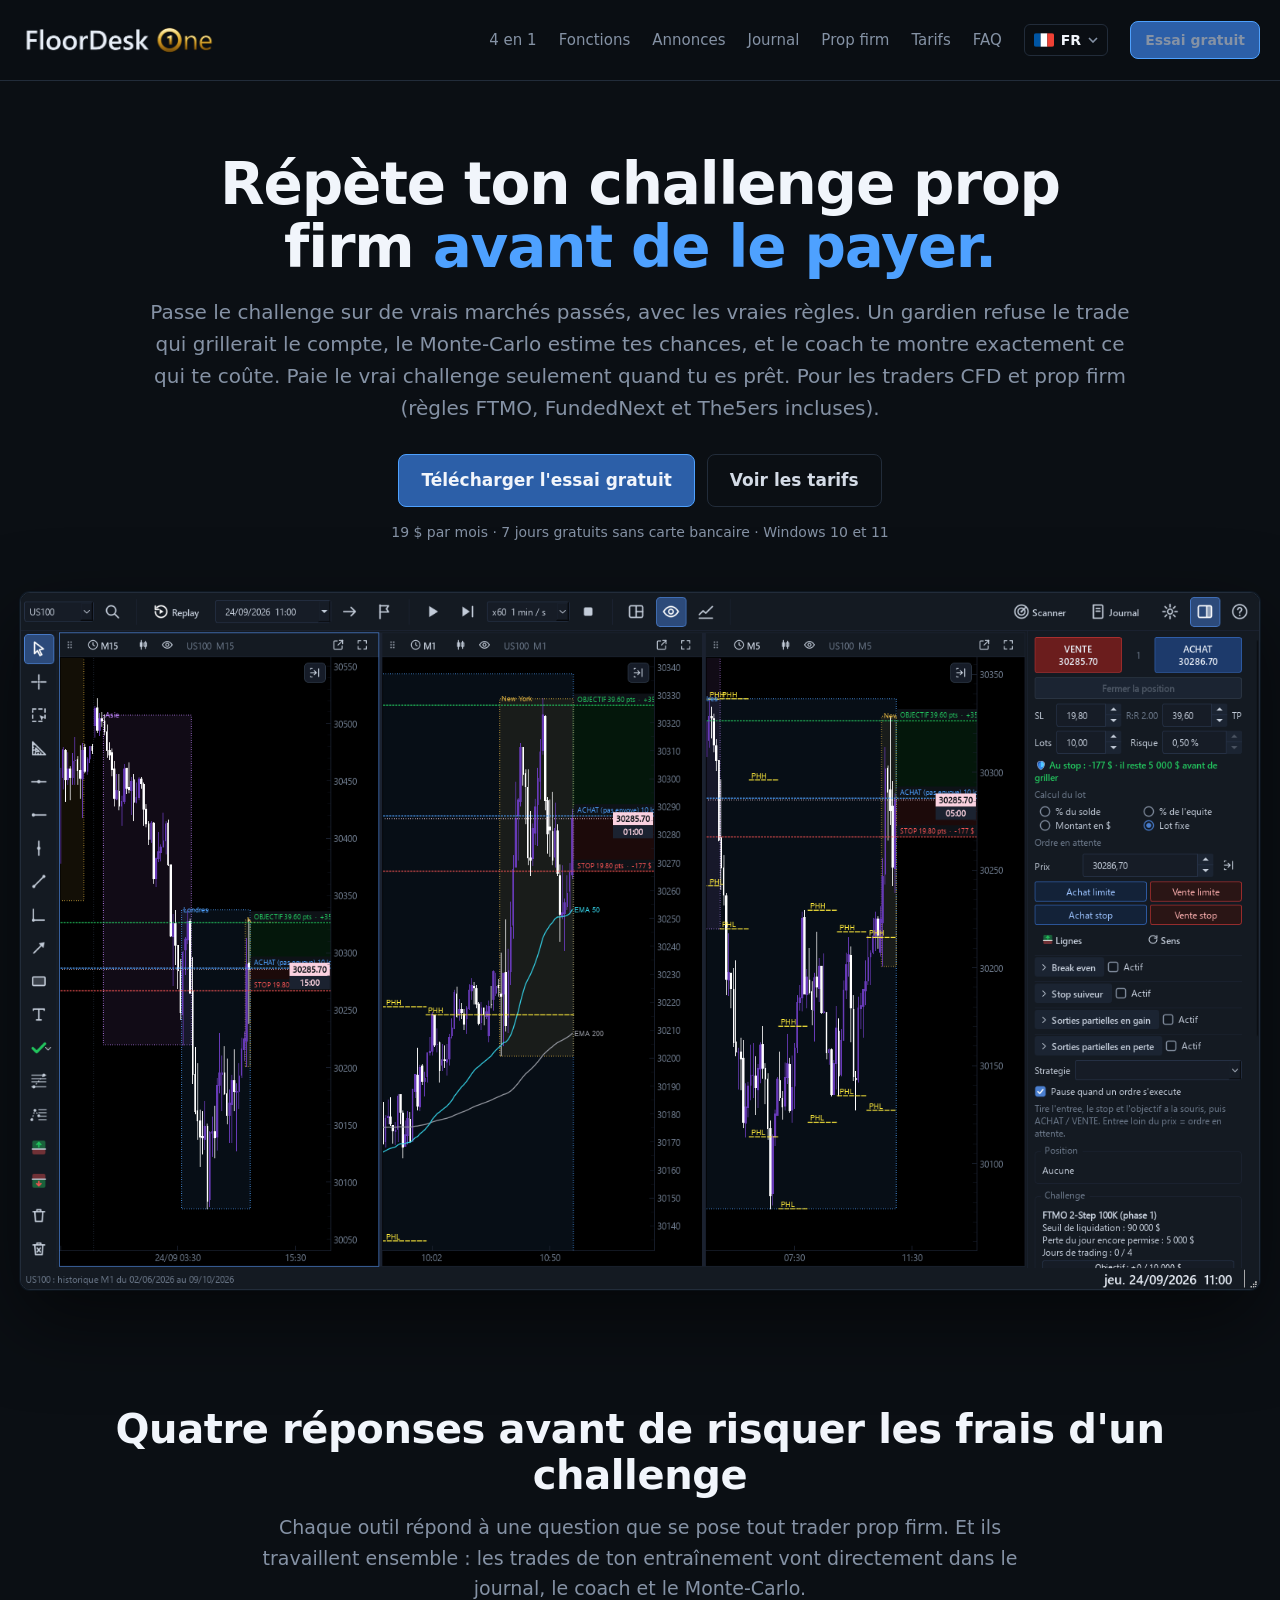
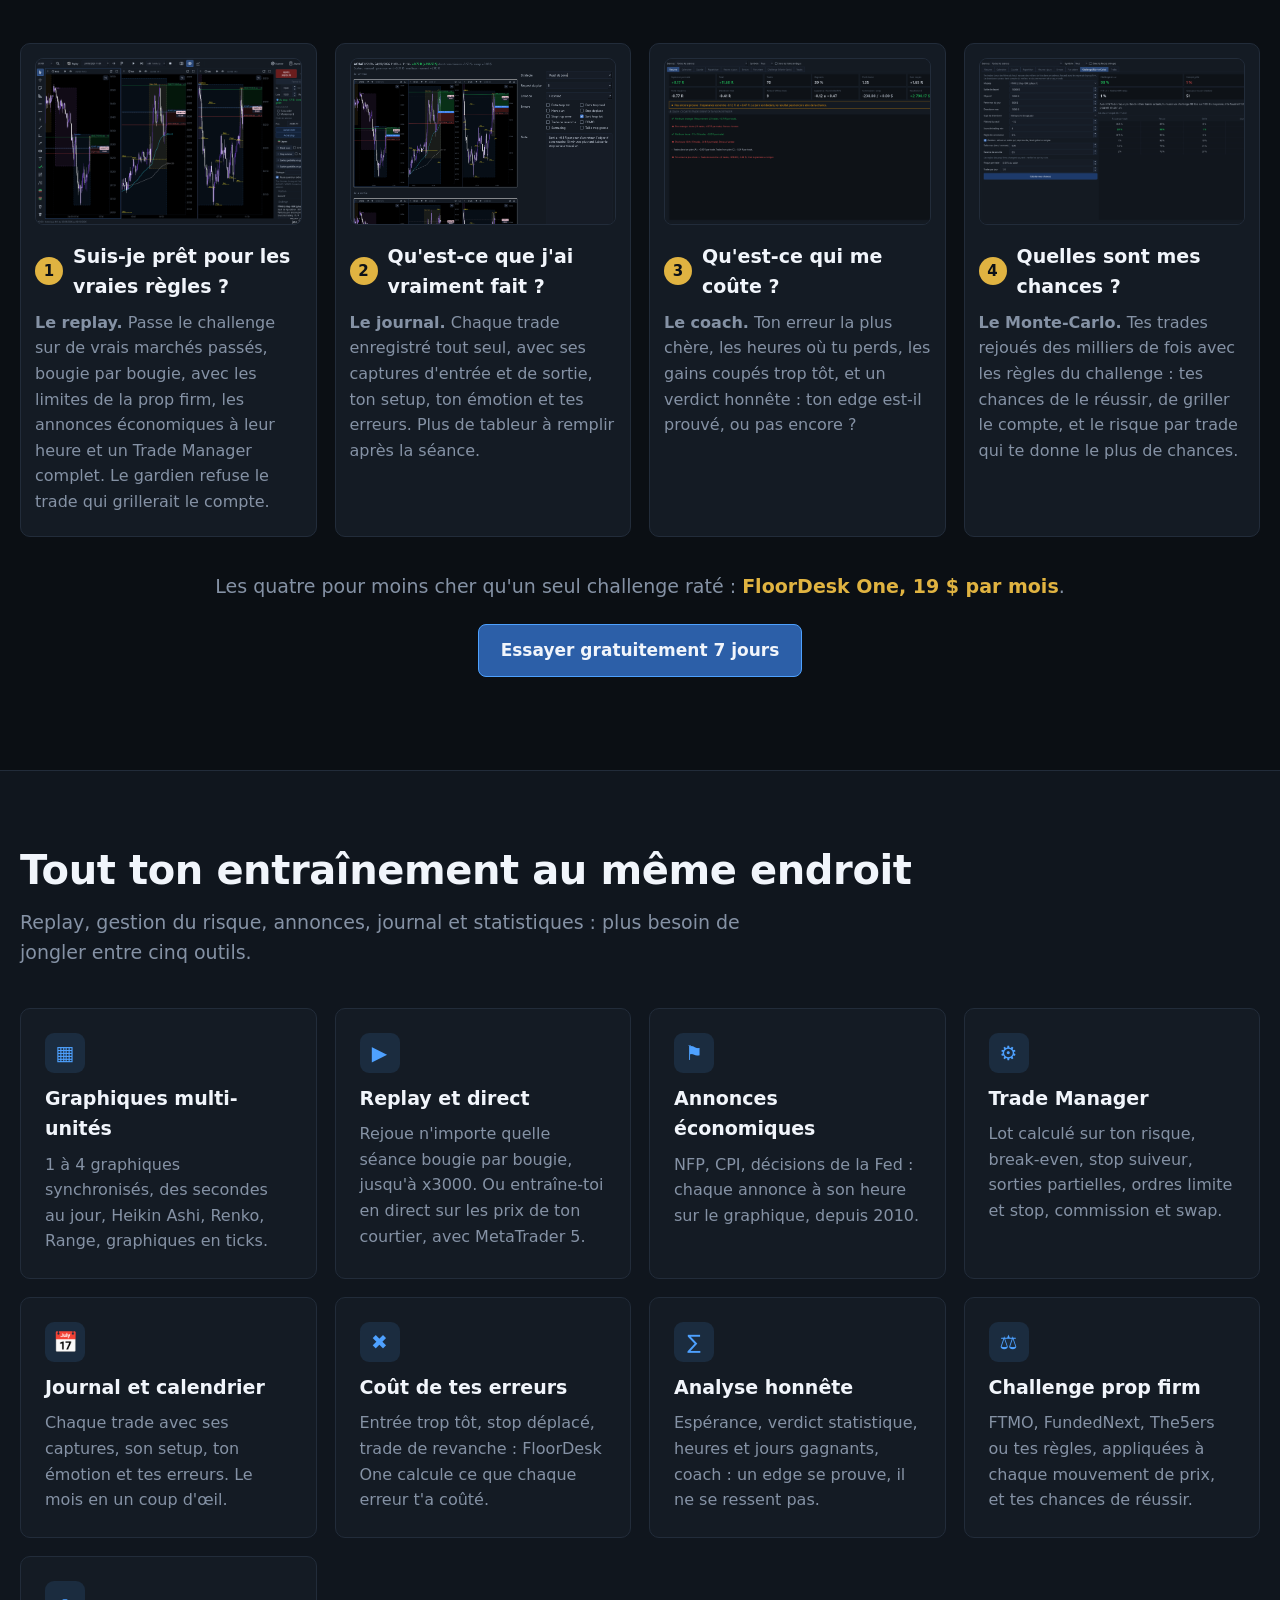
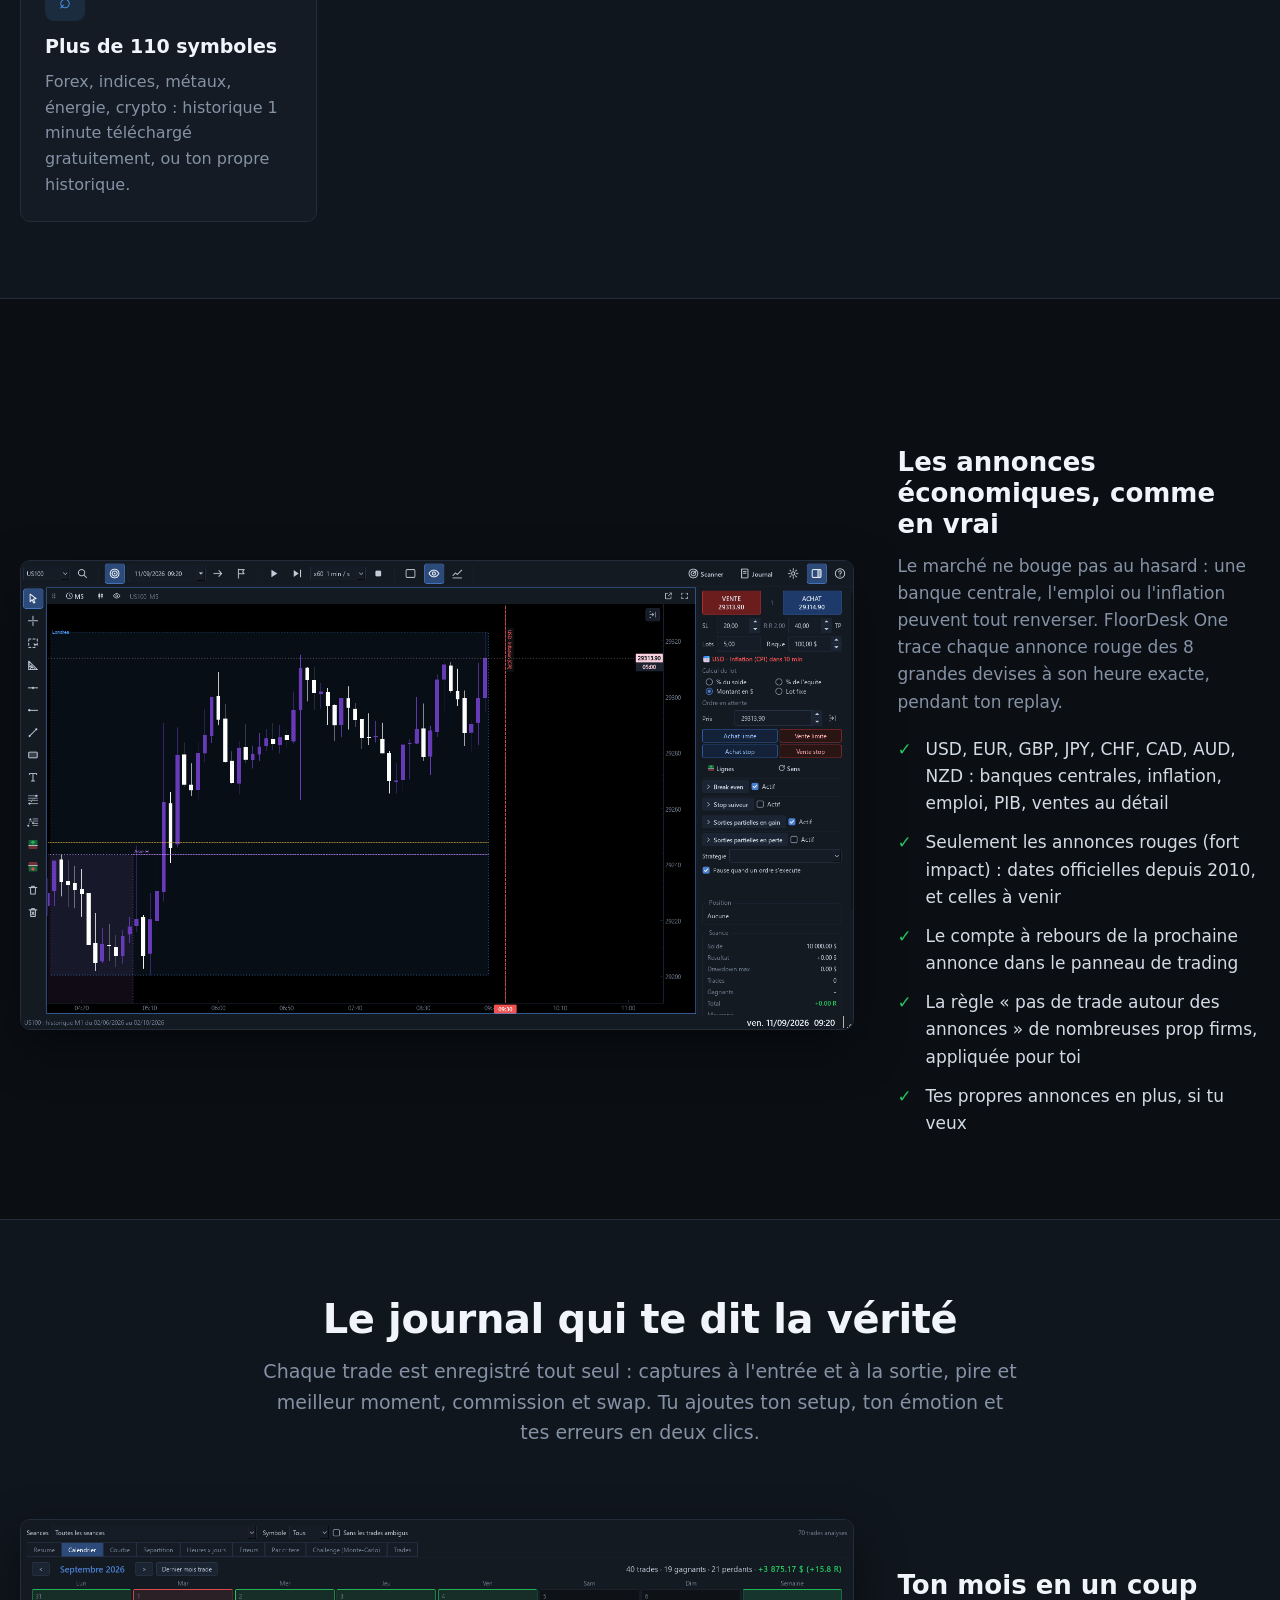
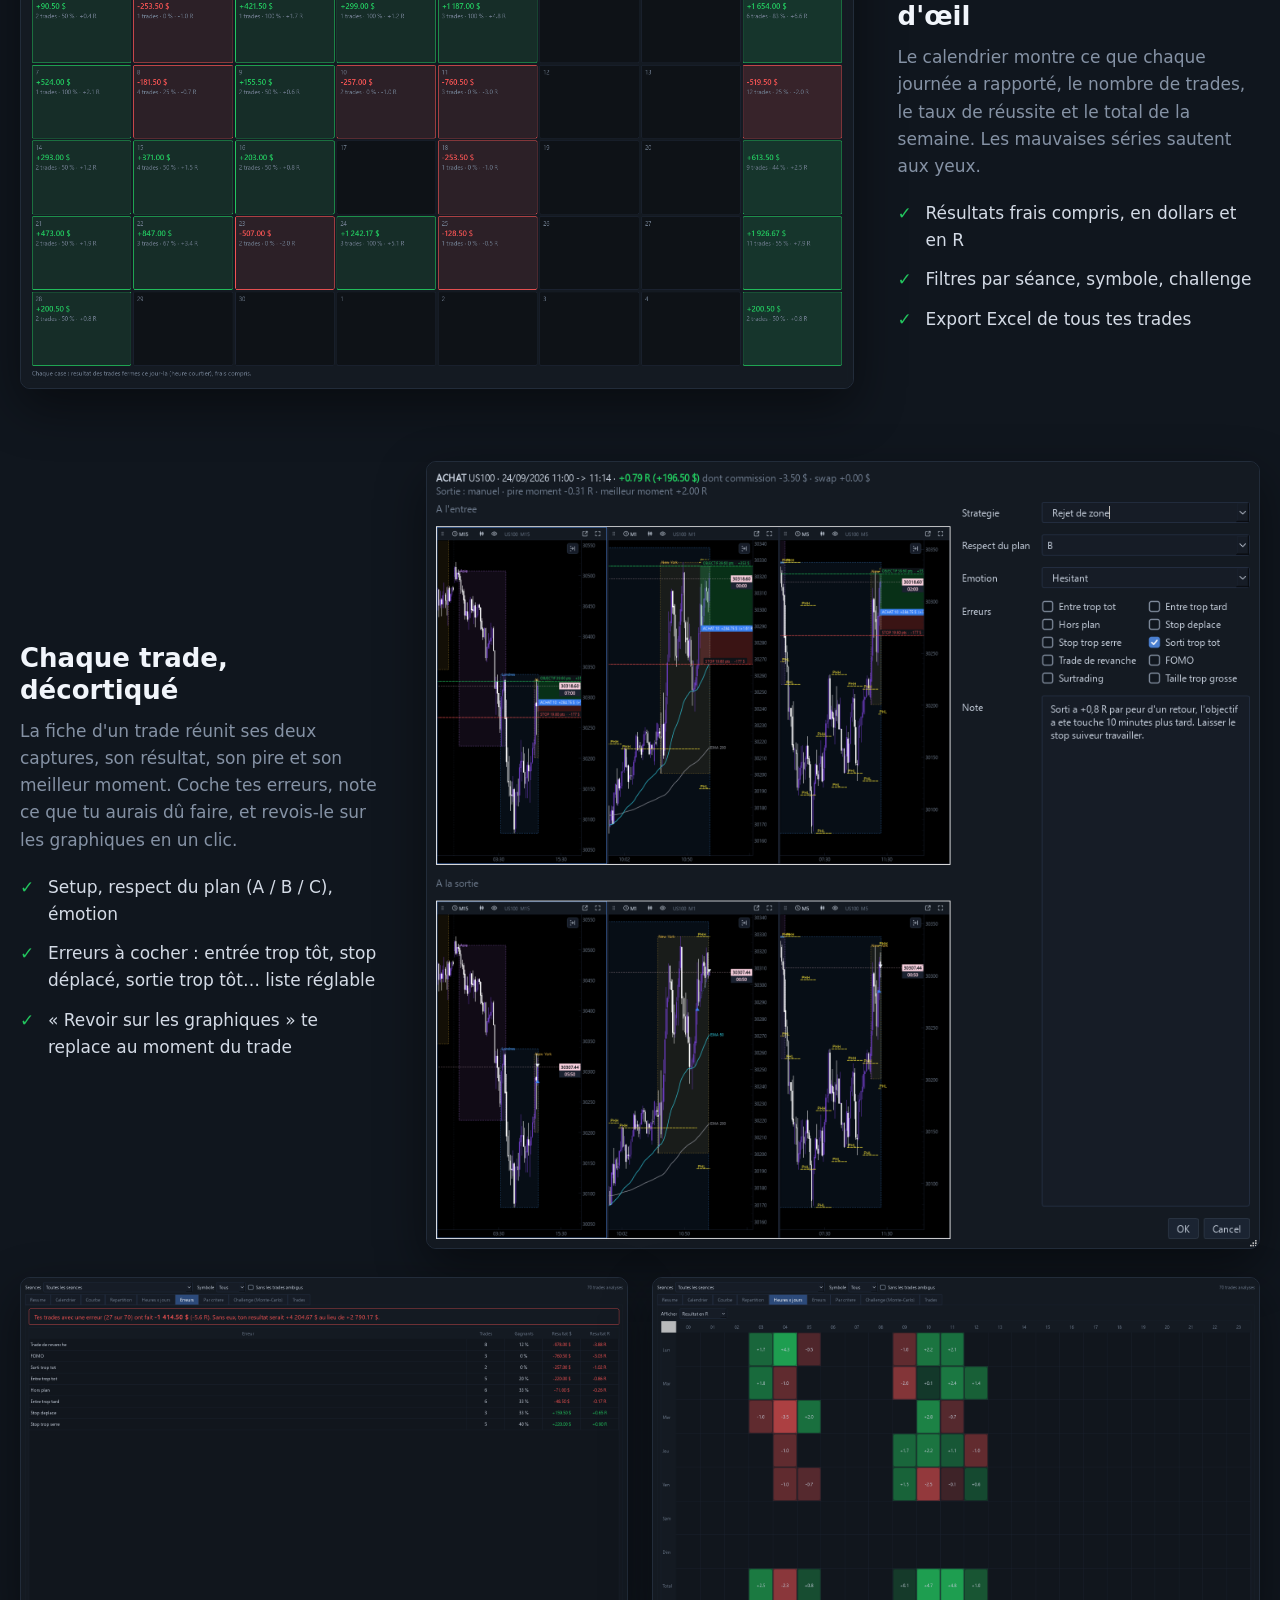
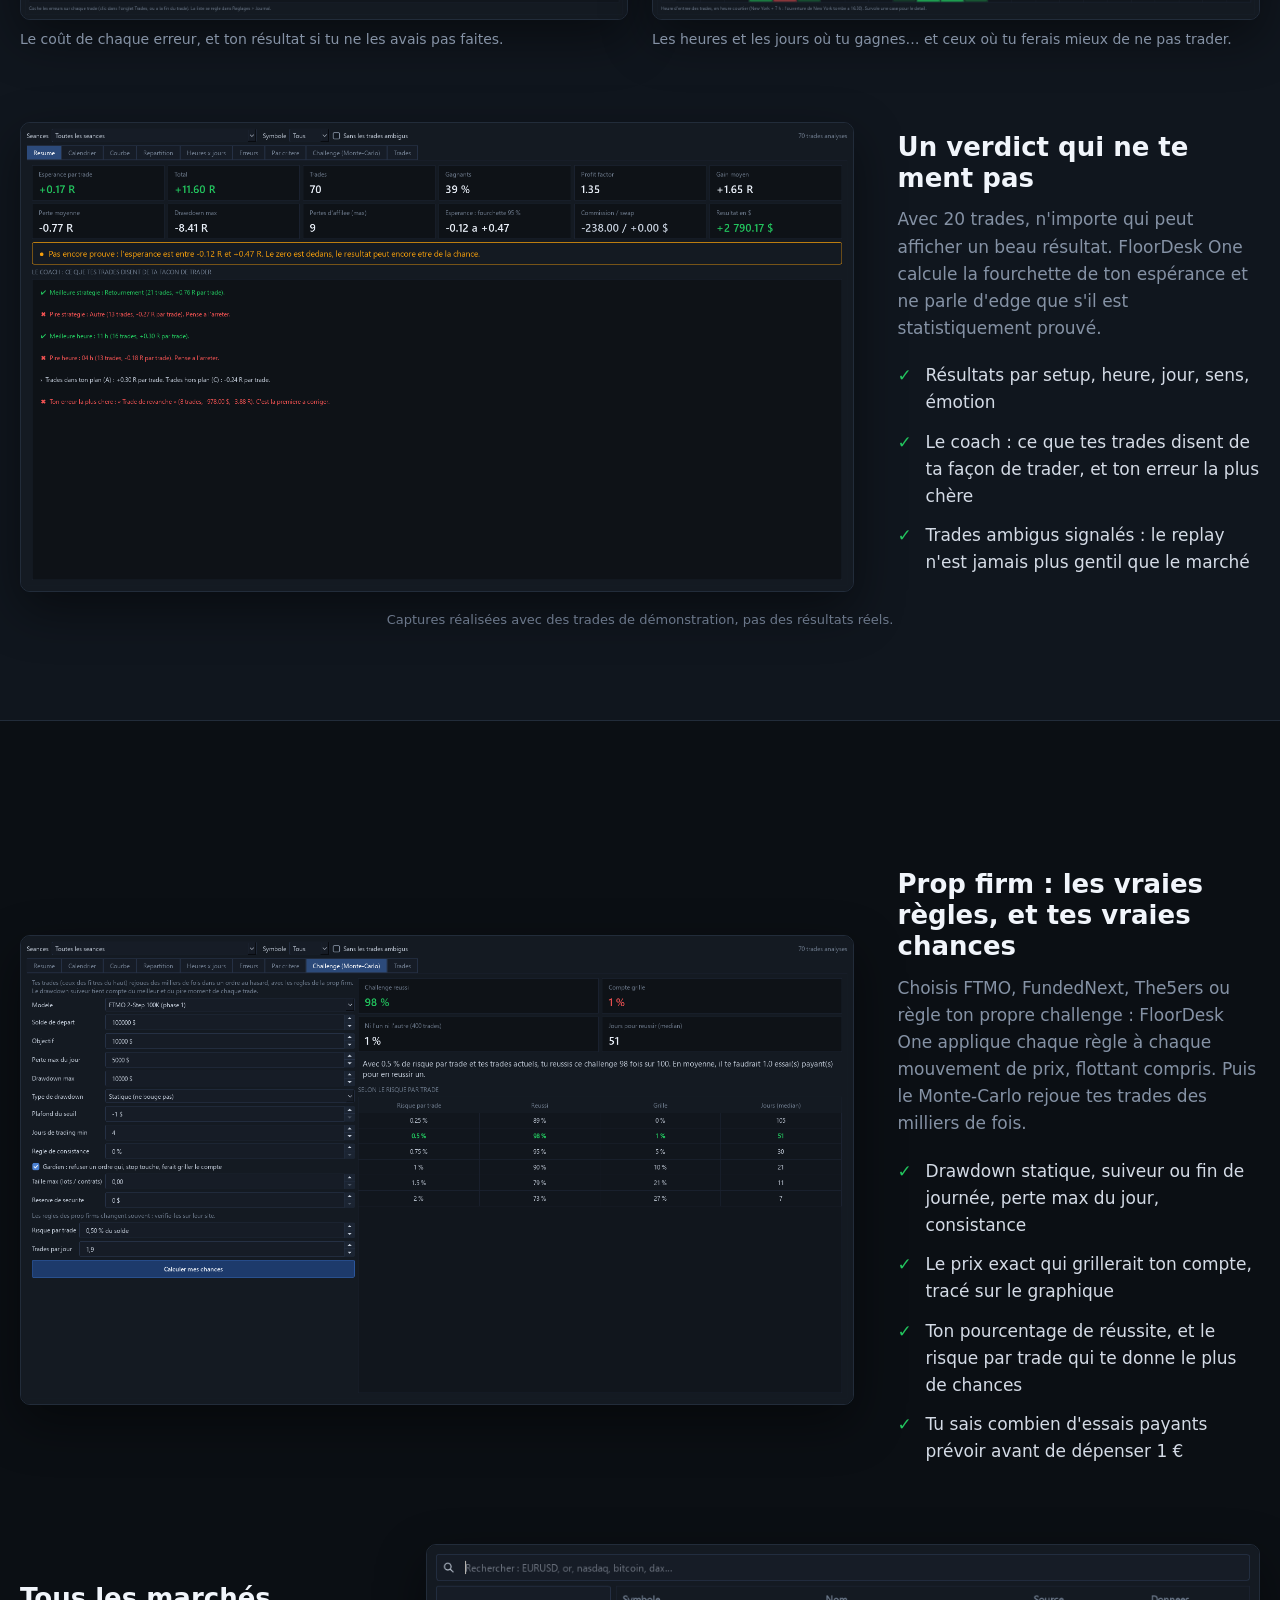
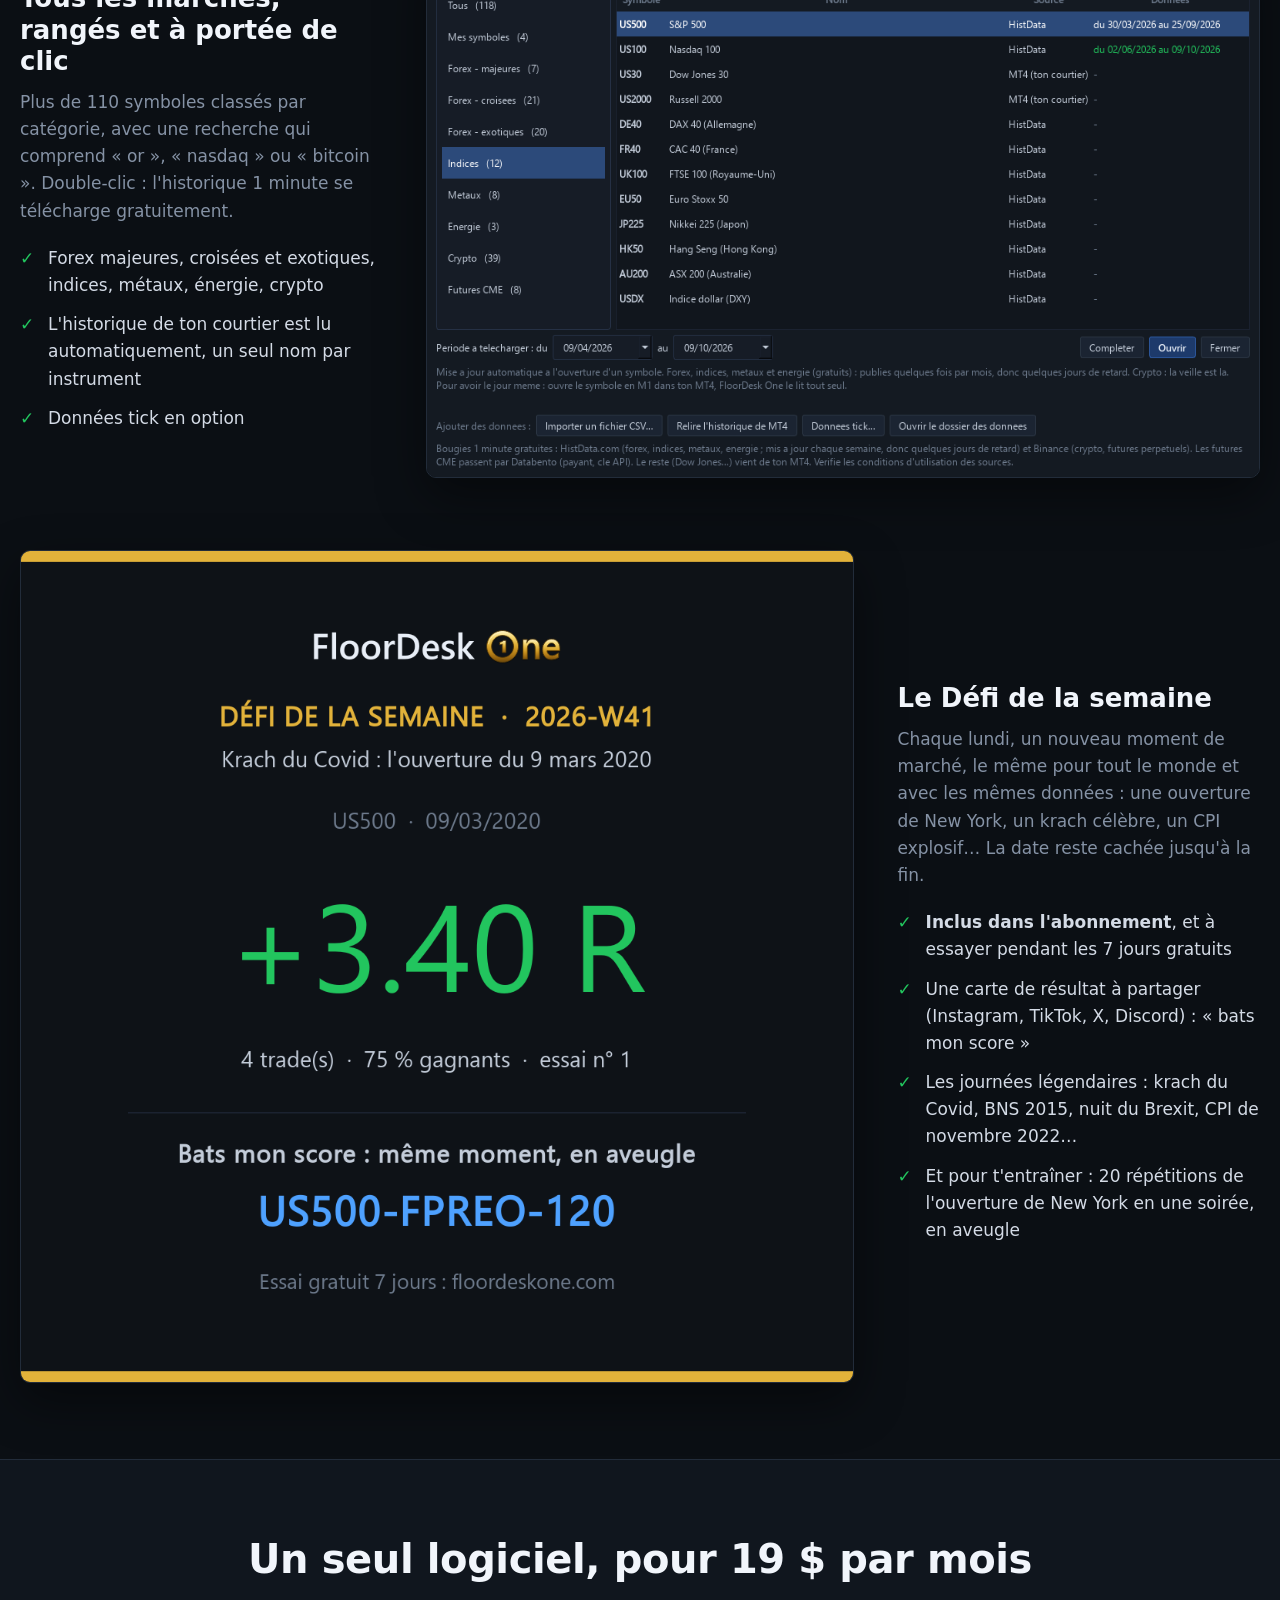
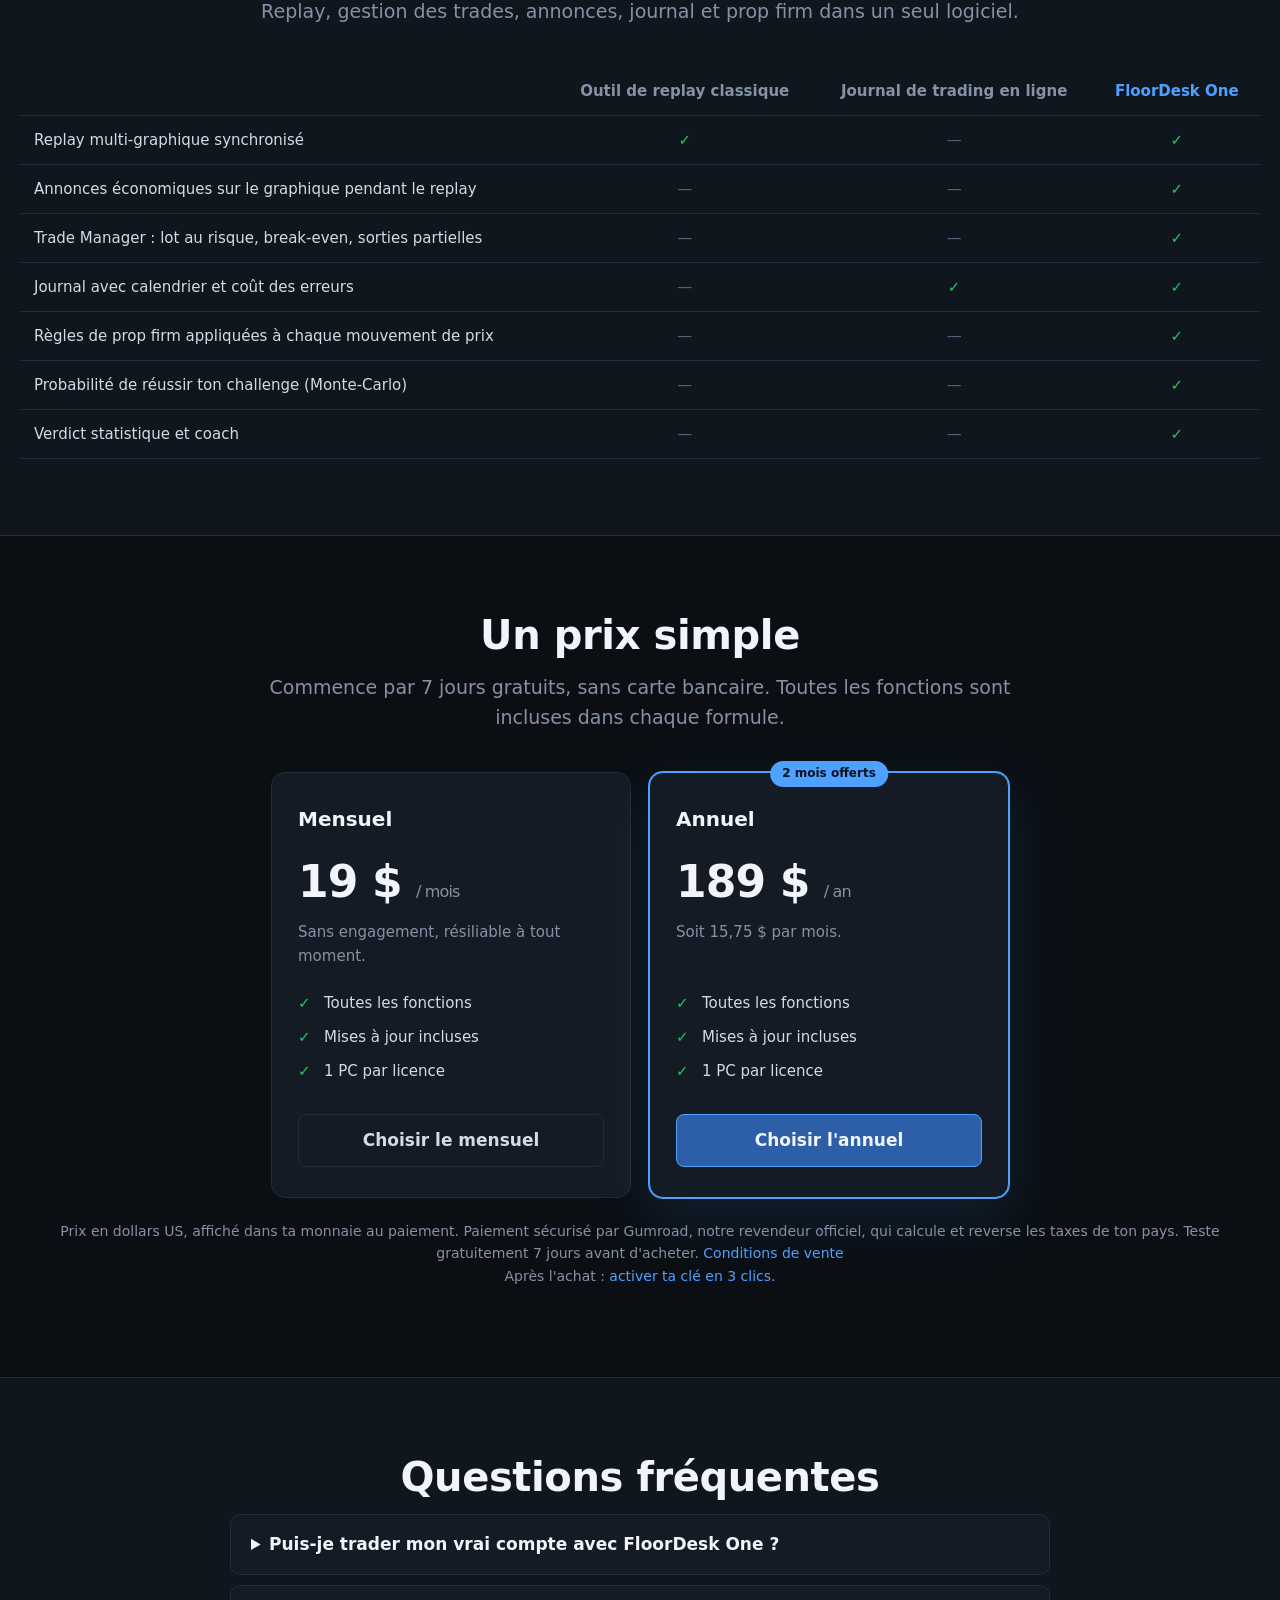
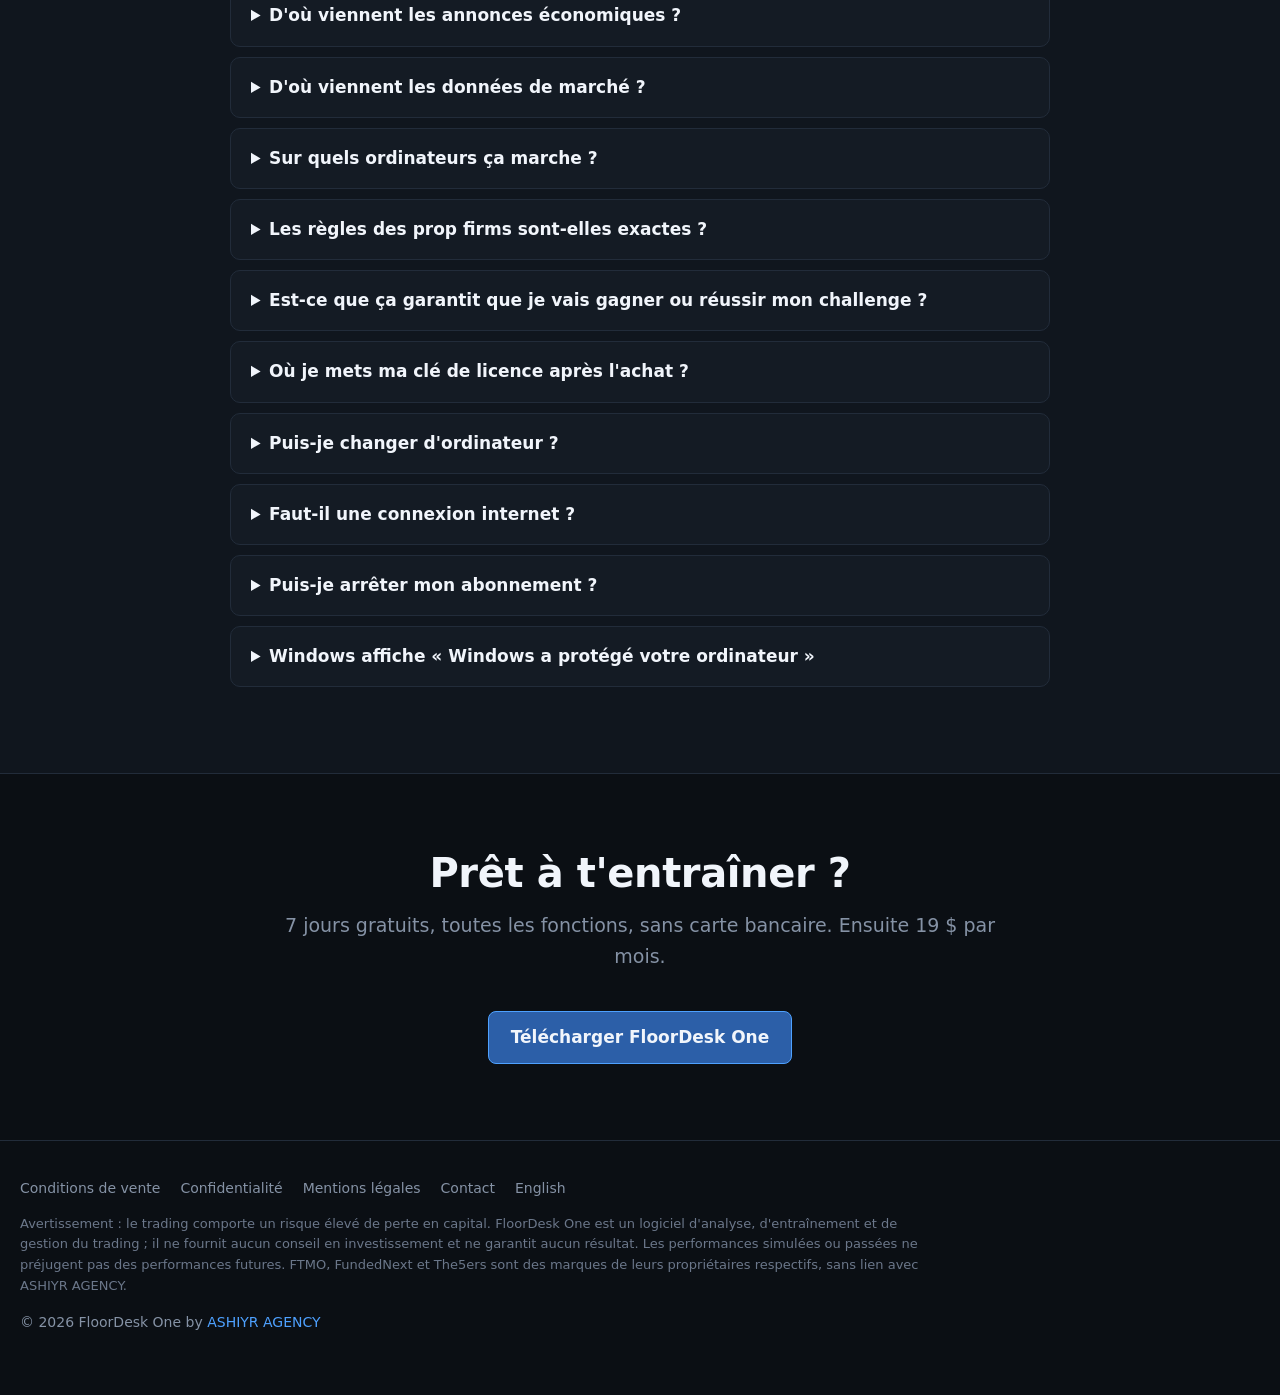
<file: index.html>
<!doctype html>
<html lang="fr">
<head>
<meta charset="utf-8">
<meta name="viewport" content="width=device-width, initial-scale=1">
<title>FloorDesk One — répète ton challenge prop firm avant de le payer</title>
<link rel="canonical" href="https://floordeskone.com/">
<link rel="alternate" hreflang="fr" href="https://floordeskone.com/">
<link rel="alternate" hreflang="en" href="https://floordeskone.com/en/">
<link rel="alternate" hreflang="pt-BR" href="https://floordeskone.com/pt/">
<link rel="alternate" hreflang="es" href="https://floordeskone.com/es/">
<link rel="alternate" hreflang="x-default" href="https://floordeskone.com/">
<meta name="google-site-verification" content="IrckjB7G4cdYT2EQLJm8fEHEjb2R9bIXWU4XEWkg4PU" />
<meta name="description" content="Répète ton challenge prop firm avec les vraies règles sur de vrais marchés passés, vois exactement ce qui te coûte, et estime tes chances avant de payer. Logiciel Windows, 19 $ par mois, essai gratuit 7 jours.">
<link rel="icon" href="img/favicon.png">
<link rel="stylesheet" href="style.css">
<meta property="og:title" content="FloorDesk One — répète ton challenge prop firm avant de le payer">
<meta property="og:description" content="Les vraies règles des prop firms sur de vrais marchés passés, un gardien qui refuse le trade qui grillerait ton compte, et un coach qui te montre ce qui te coûte. 19 $ par mois.">
<meta property="og:image" content="img/fr/principal.png">
</head>
<body>

<header class="haut">
  <div class="conteneur">
    <a class="logo" href="index.html"><img src="img/logo.png" alt="FloorDesk One" width="848" height="198"></a>
    <nav class="menu">
      <a href="#tout-en-un">4 en 1</a>
      <a href="#fonctions">Fonctions</a>
      <a href="#annonces">Annonces</a>
      <a href="#journal">Journal</a>
      <a href="#propfirm">Prop firm</a>
      <a href="#tarifs">Tarifs</a>
      <a href="#faq">FAQ</a>
      <details class="langues"><summary><svg viewBox="0 0 3 2" aria-hidden="true"><rect width="1" height="2" fill="#0055A4"/><rect x="1" width="1" height="2" fill="#fff"/><rect x="2" width="1" height="2" fill="#EF4135"/></svg><span>FR</span><svg class="fleche" viewBox="0 0 10 6" aria-hidden="true"><path d="M1 1l4 4 4-4" fill="none" stroke="currentColor" stroke-width="1.6"/></svg></summary><div class="liste"><a href="index.html" hreflang="fr" class="actif"><svg viewBox="0 0 3 2" aria-hidden="true"><rect width="1" height="2" fill="#0055A4"/><rect x="1" width="1" height="2" fill="#fff"/><rect x="2" width="1" height="2" fill="#EF4135"/></svg><span>Français</span></a><a href="en/index.html" hreflang="en"><svg viewBox="0 0 60 30" aria-hidden="true"><rect width="60" height="30" fill="#012169"/><path d="M0,0 60,30M60,0 0,30" stroke="#fff" stroke-width="6"/><path d="M0,0 60,30M60,0 0,30" stroke="#C8102E" stroke-width="2"/><path d="M30,0v30M0,15h60" stroke="#fff" stroke-width="10"/><path d="M30,0v30M0,15h60" stroke="#C8102E" stroke-width="6"/></svg><span>English</span></a><a href="pt/index.html" hreflang="pt"><svg viewBox="0 0 20 14" aria-hidden="true"><rect width="20" height="14" fill="#009C3B"/><path d="M10 1.6 18.4 7 10 12.4 1.6 7z" fill="#FFDF00"/><circle cx="10" cy="7" r="3.1" fill="#002776"/></svg><span>Português</span></a><a href="es/index.html" hreflang="es"><svg viewBox="0 0 3 2" aria-hidden="true"><rect width="3" height="2" fill="#AA151B"/><rect y=".5" width="3" height="1" fill="#F1BF00"/></svg><span>Español</span></a></div></details>
      <a class="bouton petit" data-essai href="https://ashiyr8.gumroad.com/l/floordesk-one-trial?wanted=true">Essai gratuit</a>
    </nav>
  </div>
</header>

<main>
<section class="accroche">
  <div class="conteneur">
    <h1>Répète ton challenge prop firm <em>avant de le payer.</em></h1>
    <p class="sous">Passe le challenge sur de vrais marchés passés, avec les vraies règles. Un gardien refuse le trade qui grillerait le compte, le Monte-Carlo estime tes chances, et le coach te montre exactement ce qui te coûte. Paie le vrai challenge seulement quand tu es prêt. Pour les traders CFD et prop firm (règles FTMO, FundedNext et The5ers incluses).</p>
    <div class="actions">
      <a class="bouton" data-essai href="https://ashiyr8.gumroad.com/l/floordesk-one-trial?wanted=true">Télécharger l'essai gratuit</a>
      <a class="bouton second" href="#tarifs">Voir les tarifs</a>
    </div>
    <div class="note">19 $ par mois · 7 jours gratuits sans carte bancaire · Windows 10 et 11</div>
    <div class="capture-principale"><img src="img/fr/principal.png" alt="FloorDesk One : trois graphiques US100 synchronisés, un trade préparé avec ses lignes d'entrée, de stop et d'objectif, le gardien prop firm qui montre ce que coûterait le stop, et le challenge FTMO" width="2000" height="1055"></div>
  </div>
</section>

<section id="tout-en-un">
  <div class="conteneur">
    <div class="centre">
      <h2>Quatre réponses avant de risquer les frais d'un challenge</h2>
      <p class="chapeau">Chaque outil répond à une question que se pose tout trader prop firm. Et ils travaillent ensemble : les trades de ton entraînement vont directement dans le journal, le coach et le Monte-Carlo.</p>
    </div>
    <div class="grille quatre">
      <div class="carte outil"><a class="zoom" href="img/fr/principal.png" target="_blank" rel="noopener"><img src="img/fr/principal.png" alt="Le replay" loading="lazy" width="2000" height="1055"></a><h3><span class="num">1</span>Suis-je prêt pour les vraies règles ?</h3><p><strong>Le replay.</strong> Passe le challenge sur de vrais marchés passés, bougie par bougie, avec les limites de la prop firm, les annonces économiques à leur heure et un Trade Manager complet. Le gardien refuse le trade qui grillerait le compte.</p></div>
      <div class="carte outil"><a class="zoom" href="img/fr/fiche.png" target="_blank" rel="noopener"><img src="img/fr/fiche.png" alt="Le journal" loading="lazy" width="1115" height="938"></a><h3><span class="num">2</span>Qu'est-ce que j'ai vraiment fait ?</h3><p><strong>Le journal.</strong> Chaque trade enregistré tout seul, avec ses captures d'entrée et de sortie, ton setup, ton émotion et tes erreurs. Plus de tableur à remplir après la séance.</p></div>
      <div class="carte outil"><a class="zoom" href="img/fr/analyse.png" target="_blank" rel="noopener"><img src="img/fr/analyse.png" alt="Le coach" loading="lazy" width="2000" height="1055"></a><h3><span class="num">3</span>Qu'est-ce qui me coûte ?</h3><p><strong>Le coach.</strong> Ton erreur la plus chère, les heures où tu perds, les gains coupés trop tôt, et un verdict honnête : ton edge est-il prouvé, ou pas encore ?</p></div>
      <div class="carte outil"><a class="zoom" href="img/fr/montecarlo.png" target="_blank" rel="noopener"><img src="img/fr/montecarlo.png" alt="Le Monte-Carlo" loading="lazy" width="2000" height="1055"></a><h3><span class="num">4</span>Quelles sont mes chances ?</h3><p><strong>Le Monte-Carlo.</strong> Tes trades rejoués des milliers de fois avec les règles du challenge : tes chances de le réussir, de griller le compte, et le risque par trade qui te donne le plus de chances.</p></div>
    </div>
    <p class="egal centre">Les quatre pour moins cher qu'un seul challenge raté : <strong>FloorDesk One, 19 $ par mois</strong>.</p>
    <p class="centre"><a class="bouton" data-essai href="https://ashiyr8.gumroad.com/l/floordesk-one-trial?wanted=true">Essayer gratuitement 7 jours</a></p>
  </div>
</section>

<section id="fonctions" class="alt">
  <div class="conteneur">
    <h2>Tout ton entraînement au même endroit</h2>
    <p class="chapeau">Replay, gestion du risque, annonces, journal et statistiques : plus besoin de jongler
      entre cinq outils.</p>
    <div class="grille">
      <div class="carte"><div class="icone">▦</div><h3>Graphiques multi-unités</h3>
        <p>1 à 4 graphiques synchronisés, des secondes au jour, Heikin Ashi, Renko, Range, graphiques en ticks.</p></div>
      <div class="carte"><div class="icone">▶</div><h3>Replay et direct</h3>
        <p>Rejoue n'importe quelle séance bougie par bougie, jusqu'à x3000. Ou entraîne-toi en direct sur les prix de ton courtier, avec MetaTrader 5.</p></div>
      <div class="carte"><div class="icone">⚑</div><h3>Annonces économiques</h3>
        <p>NFP, CPI, décisions de la Fed : chaque annonce à son heure sur le graphique, depuis 2010.</p></div>
      <div class="carte"><div class="icone">⚙</div><h3>Trade Manager</h3>
        <p>Lot calculé sur ton risque, break-even, stop suiveur, sorties partielles, ordres limite et stop, commission et swap.</p></div>
      <div class="carte"><div class="icone">📅</div><h3>Journal et calendrier</h3>
        <p>Chaque trade avec ses captures, son setup, ton émotion et tes erreurs. Le mois en un coup d'œil.</p></div>
      <div class="carte"><div class="icone">✖</div><h3>Coût de tes erreurs</h3>
        <p>Entrée trop tôt, stop déplacé, trade de revanche : FloorDesk One calcule ce que chaque erreur t'a coûté.</p></div>
      <div class="carte"><div class="icone">∑</div><h3>Analyse honnête</h3>
        <p>Espérance, verdict statistique, heures et jours gagnants, coach : un edge se prouve, il ne se ressent pas.</p></div>
      <div class="carte"><div class="icone">⚖</div><h3>Challenge prop firm</h3>
        <p>FTMO, FundedNext, The5ers ou tes règles, appliquées à chaque mouvement de prix, et tes chances de réussir.</p></div>
      <div class="carte"><div class="icone">⌕</div><h3>Plus de 110 symboles</h3>
        <p>Forex, indices, métaux, énergie, crypto : historique 1 minute téléchargé gratuitement, ou ton propre historique.</p></div>
    </div>
  </div>
</section>

<section id="annonces">
  <div class="conteneur">
    <div class="duo">
      <div><a class="zoom" href="img/fr/annonces.png" target="_blank" rel="noopener"><img src="img/fr/annonces.png" alt="Replay US100 : les annonces CPI et PPI tracées sur le graphique, et le compte à rebours de la prochaine annonce dans le panneau de trading" loading="lazy" width="1600" height="900"></a></div>
      <div>
        <h3>Les annonces économiques, comme en vrai</h3>
        <p>Le marché ne bouge pas au hasard : une banque centrale, l'emploi ou l'inflation peuvent tout renverser.
          FloorDesk One trace chaque annonce rouge des 8 grandes devises à son heure exacte, pendant ton replay.</p>
        <ul>
          <li>USD, EUR, GBP, JPY, CHF, CAD, AUD, NZD : banques centrales, inflation, emploi, PIB, ventes au détail</li>
          <li>Seulement les annonces rouges (fort impact) : dates officielles depuis 2010, et celles à venir</li>
          <li>Le compte à rebours de la prochaine annonce dans le panneau de trading</li>
          <li>La règle « pas de trade autour des annonces » de nombreuses prop firms, appliquée pour toi</li>
          <li>Tes propres annonces en plus, si tu veux</li>
        </ul>
      </div>
    </div>
  </div>
</section>

<section id="journal" class="alt">
  <div class="conteneur">
    <div class="centre">
      <h2>Le journal qui te dit la vérité</h2>
      <p class="chapeau">Chaque trade est enregistré tout seul : captures à l'entrée et à la sortie, pire et meilleur moment,
        commission et swap. Tu ajoutes ton setup, ton émotion et tes erreurs en deux clics.</p>
    </div>
    <div class="duo">
      <div><a class="zoom" href="img/fr/calendrier.png" target="_blank" rel="noopener"><img src="img/fr/calendrier.png" alt="Calendrier du mois : résultat de chaque journée et de chaque semaine" loading="lazy" width="2000" height="1055"></a></div>
      <div>
        <h3>Ton mois en un coup d'œil</h3>
        <p>Le calendrier montre ce que chaque journée a rapporté, le nombre de trades, le taux de réussite et le total de
          la semaine. Les mauvaises séries sautent aux yeux.</p>
        <ul>
          <li>Résultats frais compris, en dollars et en R</li>
          <li>Filtres par séance, symbole, challenge</li>
          <li>Export Excel de tous tes trades</li>
        </ul>
      </div>
    </div>
    <div class="duo inverse">
      <div><a class="zoom" href="img/fr/fiche.png" target="_blank" rel="noopener"><img src="img/fr/fiche.png" alt="Fiche d'un trade : captures, setup, respect du plan, émotion, erreurs cochées et note" loading="lazy" width="1115" height="938"></a></div>
      <div>
        <h3>Chaque trade, décortiqué</h3>
        <p>La fiche d'un trade réunit ses deux captures, son résultat, son pire et son meilleur moment. Coche tes erreurs,
          note ce que tu aurais dû faire, et revois-le sur les graphiques en un clic.</p>
        <ul>
          <li>Setup, respect du plan (A / B / C), émotion</li>
          <li>Erreurs à cocher : entrée trop tôt, stop déplacé, sortie trop tôt… liste réglable</li>
          <li>« Revoir sur les graphiques » te replace au moment du trade</li>
        </ul>
      </div>
    </div>
    <div class="paire">
      <figure style="margin:0"><a class="zoom" href="img/fr/erreurs.png" target="_blank" rel="noopener"><img src="img/fr/erreurs.png" alt="Coût des erreurs : ce que chaque erreur a coûté" loading="lazy" width="2000" height="1055"></a>
        <figcaption>Le coût de chaque erreur, et ton résultat si tu ne les avais pas faites.</figcaption></figure>
      <figure style="margin:0"><a class="zoom" href="img/fr/heures.png" target="_blank" rel="noopener"><img src="img/fr/heures.png" alt="Grille heures x jours : où tu gagnes, où tu perds" loading="lazy" width="2000" height="1055"></a>
        <figcaption>Les heures et les jours où tu gagnes… et ceux où tu ferais mieux de ne pas trader.</figcaption></figure>
    </div>
    <div class="duo">
      <div><a class="zoom" href="img/fr/analyse.png" target="_blank" rel="noopener"><img src="img/fr/analyse.png" alt="Analyse : espérance, verdict statistique et coach" loading="lazy" width="2000" height="1055"></a></div>
      <div>
        <h3>Un verdict qui ne te ment pas</h3>
        <p>Avec 20 trades, n'importe qui peut afficher un beau résultat. FloorDesk One calcule la fourchette de ton espérance
          et ne parle d'edge que s'il est statistiquement prouvé.</p>
        <ul>
          <li>Résultats par setup, heure, jour, sens, émotion</li>
          <li>Le coach : ce que tes trades disent de ta façon de trader, et ton erreur la plus chère</li>
          <li>Trades ambigus signalés : le replay n'est jamais plus gentil que le marché</li>
        </ul>
      </div>
    </div>
    <p class="note-demo centre">Captures réalisées avec des trades de démonstration, pas des résultats réels.</p>
  </div>
</section>

<section id="propfirm">
  <div class="conteneur">
    <div class="duo">
      <div><a class="zoom" href="img/fr/montecarlo.png" target="_blank" rel="noopener"><img src="img/fr/montecarlo.png" alt="Monte-Carlo : probabilité de réussir le challenge selon le risque par trade" loading="lazy" width="2000" height="1055"></a></div>
      <div>
        <h3>Prop firm : les vraies règles, et tes vraies chances</h3>
        <p>Choisis FTMO, FundedNext, The5ers ou règle ton propre challenge : FloorDesk One applique chaque règle à chaque mouvement
          de prix, flottant compris. Puis le Monte-Carlo rejoue tes trades des milliers de fois.</p>
        <ul>
          <li>Drawdown statique, suiveur ou fin de journée, perte max du jour, consistance</li>
          <li>Le prix exact qui grillerait ton compte, tracé sur le graphique</li>
          <li>Ton pourcentage de réussite, et le risque par trade qui te donne le plus de chances</li>
          <li>Tu sais combien d'essais payants prévoir avant de dépenser 1 €</li>
        </ul>
      </div>
    </div>
    <div class="duo inverse">
      <div><a class="zoom" href="img/fr/symboles.png" target="_blank" rel="noopener"><img src="img/fr/symboles.png" alt="Fenêtre des symboles : forex, indices, métaux, énergie, crypto, avec recherche" loading="lazy" width="1250" height="800"></a></div>
      <div>
        <h3>Tous les marchés, rangés et à portée de clic</h3>
        <p>Plus de 110 symboles classés par catégorie, avec une recherche qui comprend « or », « nasdaq » ou « bitcoin ».
          Double-clic : l'historique 1 minute se télécharge gratuitement.</p>
        <ul>
          <li>Forex majeures, croisées et exotiques, indices, métaux, énergie, crypto</li>
          <li>L'historique de ton courtier est lu automatiquement, un seul nom par instrument</li>
          <li>Données tick en option</li>
        </ul>
      </div>
    </div>
    <div class="duo">
      <div><a class="zoom" href="img/fr/carte.png" target="_blank" rel="noopener"><img src="img/fr/carte.png" alt="Carte de résultat d'une répétition avec son code défi" loading="lazy" width="1080" height="1080"></a></div>
      <div>
        <h3>Le Défi de la semaine</h3>
        <p>Chaque lundi, un nouveau moment de marché, le même pour tout le monde et avec les mêmes données : une ouverture de
          New York, un krach célèbre, un CPI explosif… La date reste cachée jusqu'à la fin.</p>
        <ul>
          <li><strong>Inclus dans l'abonnement</strong>, et à essayer pendant les 7 jours gratuits</li>
          <li>Une carte de résultat à partager (Instagram, TikTok, X, Discord) : « bats mon score »</li>
          <li>Les journées légendaires : krach du Covid, BNS 2015, nuit du Brexit, CPI de novembre 2022…</li>
          <li>Et pour t'entraîner : 20 répétitions de l'ouverture de New York en une soirée, en aveugle</li>
        </ul>
      </div>
    </div>
  </div>
</section>

<section class="alt">
  <div class="conteneur centre">
    <h2>Un seul logiciel, pour 19 $ par mois</h2>
    <p class="chapeau">Replay, gestion des trades, annonces, journal et prop firm dans un seul logiciel.</p>
    <div class="tableau-defile" style="margin-top:34px">
    <table class="comparatif">
      <thead><tr><th></th><th>Outil de replay classique</th><th>Journal de trading en ligne</th><th class="nous">FloorDesk One</th></tr></thead>
      <tbody>
        <tr><td>Replay multi-graphique synchronisé</td><td class="oui">✓</td><td class="non">—</td><td class="oui">✓</td></tr>
        <tr><td>Annonces économiques sur le graphique pendant le replay</td><td class="non">—</td><td class="non">—</td><td class="oui">✓</td></tr>
        <tr><td>Trade Manager : lot au risque, break-even, sorties partielles</td><td class="non">—</td><td class="non">—</td><td class="oui">✓</td></tr>
        <tr><td>Journal avec calendrier et coût des erreurs</td><td class="non">—</td><td class="oui">✓</td><td class="oui">✓</td></tr>
        <tr><td>Règles de prop firm appliquées à chaque mouvement de prix</td><td class="non">—</td><td class="non">—</td><td class="oui">✓</td></tr>
        <tr><td>Probabilité de réussir ton challenge (Monte-Carlo)</td><td class="non">—</td><td class="non">—</td><td class="oui">✓</td></tr>
        <tr><td>Verdict statistique et coach</td><td class="non">—</td><td class="non">—</td><td class="oui">✓</td></tr>
      </tbody>
    </table>
    </div>
  </div>
</section>

<section id="tarifs">
  <div class="conteneur">
    <div class="centre">
      <h2>Un prix simple</h2>
      <p class="chapeau">Commence par 7 jours gratuits, sans carte bancaire. Toutes les fonctions sont incluses dans chaque formule.</p>
    </div>
    <div class="tarifs deux">
      <div class="tarif">
        <h3>Mensuel</h3>
        <div class="prix">19 $ <small>/ mois</small></div>
        <div class="detail">Sans engagement, résiliable à tout moment.</div>
        <ul><li>Toutes les fonctions</li><li>Mises à jour incluses</li><li>1 PC par licence</li></ul>
        <a class="bouton second" href="https://ashiyr8.gumroad.com/l/floordesk-one?option=DutAdViiM4jwb1NX45pwtg%3D%3D&wanted=true&recurrence=monthly">Choisir le mensuel</a>
      </div>
      <div class="tarif vedette" data-badge="2 mois offerts">
        <h3>Annuel</h3>
        <div class="prix">189 $ <small>/ an</small></div>
        <div class="detail">Soit 15,75 $ par mois.</div>
        <ul><li>Toutes les fonctions</li><li>Mises à jour incluses</li><li>1 PC par licence</li></ul>
        <a class="bouton" href="https://ashiyr8.gumroad.com/l/floordesk-one?option=DutAdViiM4jwb1NX45pwtg%3D%3D&wanted=true&recurrence=yearly">Choisir l'annuel</a>
      </div>
    </div>
    <p class="mention-tarif">Prix en dollars US, affiché dans ta monnaie au paiement. Paiement sécurisé par Gumroad, notre revendeur officiel, qui calcule et reverse les taxes de ton pays.
      Teste gratuitement 7 jours avant d'acheter. <a href="legal.html#cgv">Conditions de vente</a><br>Après l'achat : <a href="telecharger/?lang=fr#activer">activer ta clé en 3 clics</a>.</p>
  </div>
</section>

<section id="faq" class="alt">
  <div class="conteneur" style="max-width:860px">
    <h2 class="centre">Questions fréquentes</h2>
    <details><summary>Puis-je trader mon vrai compte avec FloorDesk One ?</summary>
      <p>Pas encore. FloorDesk One est un logiciel d'entraînement : en replay comme en direct, tes ordres sont simulés,
        sans argent réel. En direct, tu vois les vrais prix de ton courtier grâce à MetaTrader 5 (installé sur ton PC,
        une démo gratuite suffit). Tu gardes ta plateforme habituelle pour passer tes vrais ordres.</p></details>
    <details><summary>D'où viennent les annonces économiques ?</summary>
      <p>Des calendriers officiels de chaque pays : banques centrales (Fed, BCE, Banque d'Angleterre, Banque du
        Japon, BNS, Banque du Canada, RBA, RBNZ) et instituts de statistiques. Les dates vont de 2010 à l'an prochain.
        Tu peux ajouter tes propres annonces.</p></details>
    <details><summary>D'où viennent les données de marché ?</summary>
      <p>La fenêtre Symboles télécharge gratuitement l'historique 1 minute de plus de 110 symboles (forex, indices, métaux,
        énergie, crypto). FloorDesk One lit aussi l'historique de ta plateforme de courtier et les fichiers CSV, et, en
        option, des données tick. En direct, les prix viennent de ton courtier par MetaTrader 5, et la
        crypto de Binance.</p></details>
    <details><summary>Sur quels ordinateurs ça marche ?</summary>
      <p>Windows 10 et 11 (64 bits). Pas de version Mac pour l'instant.</p></details>
    <details><summary>Les règles des prop firms sont-elles exactes ?</summary>
      <p>Les modèles FTMO, FundedNext et The5ers reprennent leurs règles principales, et tout est modifiable. Les prop
        firms changent régulièrement leurs conditions : vérifie-les toujours sur leur site avant un vrai challenge.</p></details>
    <details><summary>Est-ce que ça garantit que je vais gagner ou réussir mon challenge ?</summary>
      <p>Non. FloorDesk One est un logiciel d'analyse et d'entraînement : il te montre honnêtement ce que valent
        tes trades et tes chances. Les résultats simulés ou passés ne garantissent pas les résultats futurs.</p></details>
    <details><summary>Où je mets ma clé de licence après l'achat ?</summary>
      <p>Dans FloorDesk One : bouton <strong>?</strong> en haut à droite → <strong>Licence...</strong>, colle la clé reçue par email, puis <strong>Activer</strong>. <a href="telecharger/?lang=fr#activer">Voir en images</a>.</p></details>
    <details><summary>Puis-je changer d'ordinateur ?</summary>
      <p>Une licence fonctionne sur 1 PC à la fois. Pour changer d'ordinateur, libère la licence depuis le menu ? → Licence.</p></details>
    <details><summary>Faut-il une connexion internet ?</summary>
      <p>Pour télécharger l'historique, oui. Le replay, le journal et l'analyse marchent hors ligne : la licence
        se vérifie une fois par semaine, et tu peux travailler jusqu'à 14 jours sans internet.</p></details>
    <details><summary>Puis-je arrêter mon abonnement ?</summary>
      <p>Oui, à tout moment, en un clic depuis l'email de ton achat. Tu gardes l'accès jusqu'à la fin de la période
        déjà payée, sans autre prélèvement. Les 7 jours d'essai gratuit servent à tout tester avant d'acheter.</p></details>
    <details><summary>Windows affiche « Windows a protégé votre ordinateur »</summary>
      <p>C'est normal pour un logiciel récent. Clique sur « Informations complémentaires » puis « Exécuter quand même ».</p></details>
  </div>
</section>

<section>
  <div class="conteneur centre">
    <h2>Prêt à t'entraîner ?</h2>
    <p class="chapeau">7 jours gratuits, toutes les fonctions, sans carte bancaire. Ensuite 19 $ par mois.</p>
    <a class="bouton" data-essai href="https://ashiyr8.gumroad.com/l/floordesk-one-trial?wanted=true">Télécharger FloorDesk One</a>
  </div>
</section>
</main>

<footer>
  <div class="conteneur">
    <div class="liens">
      <a href="legal.html#cgv">Conditions de vente</a>
      <a href="legal.html#confidentialite">Confidentialité</a>
      <a href="legal.html#mentions">Mentions légales</a>
      <a href="mailto:contact@floordeskone.com">Contact</a>
      <a href="en/index.html">English</a>
    </div>
    <p class="avertissement">Avertissement : le trading comporte un risque élevé de perte en capital. FloorDesk One est un
      logiciel d'analyse, d'entraînement et de gestion du trading ; il ne fournit aucun conseil en investissement et ne
      garantit aucun résultat. Les performances simulées ou passées ne préjugent pas des performances futures. FTMO,
      FundedNext et The5ers sont des marques de leurs propriétaires respectifs, sans lien avec ASHIYR AGENCY.</p>
    <p>© 2026 FloorDesk One by <a href="https://ashiyr-agency.com" rel="noopener">ASHIYR AGENCY</a></p>
  </div>
</footer>
<script>document.addEventListener("click",function(e){document.querySelectorAll("details.langues[open]").forEach(function(d){if(!d.contains(e.target))d.removeAttribute("open")})});</script>
<script src="essai.js"></script>
</body>
</html>
</file>
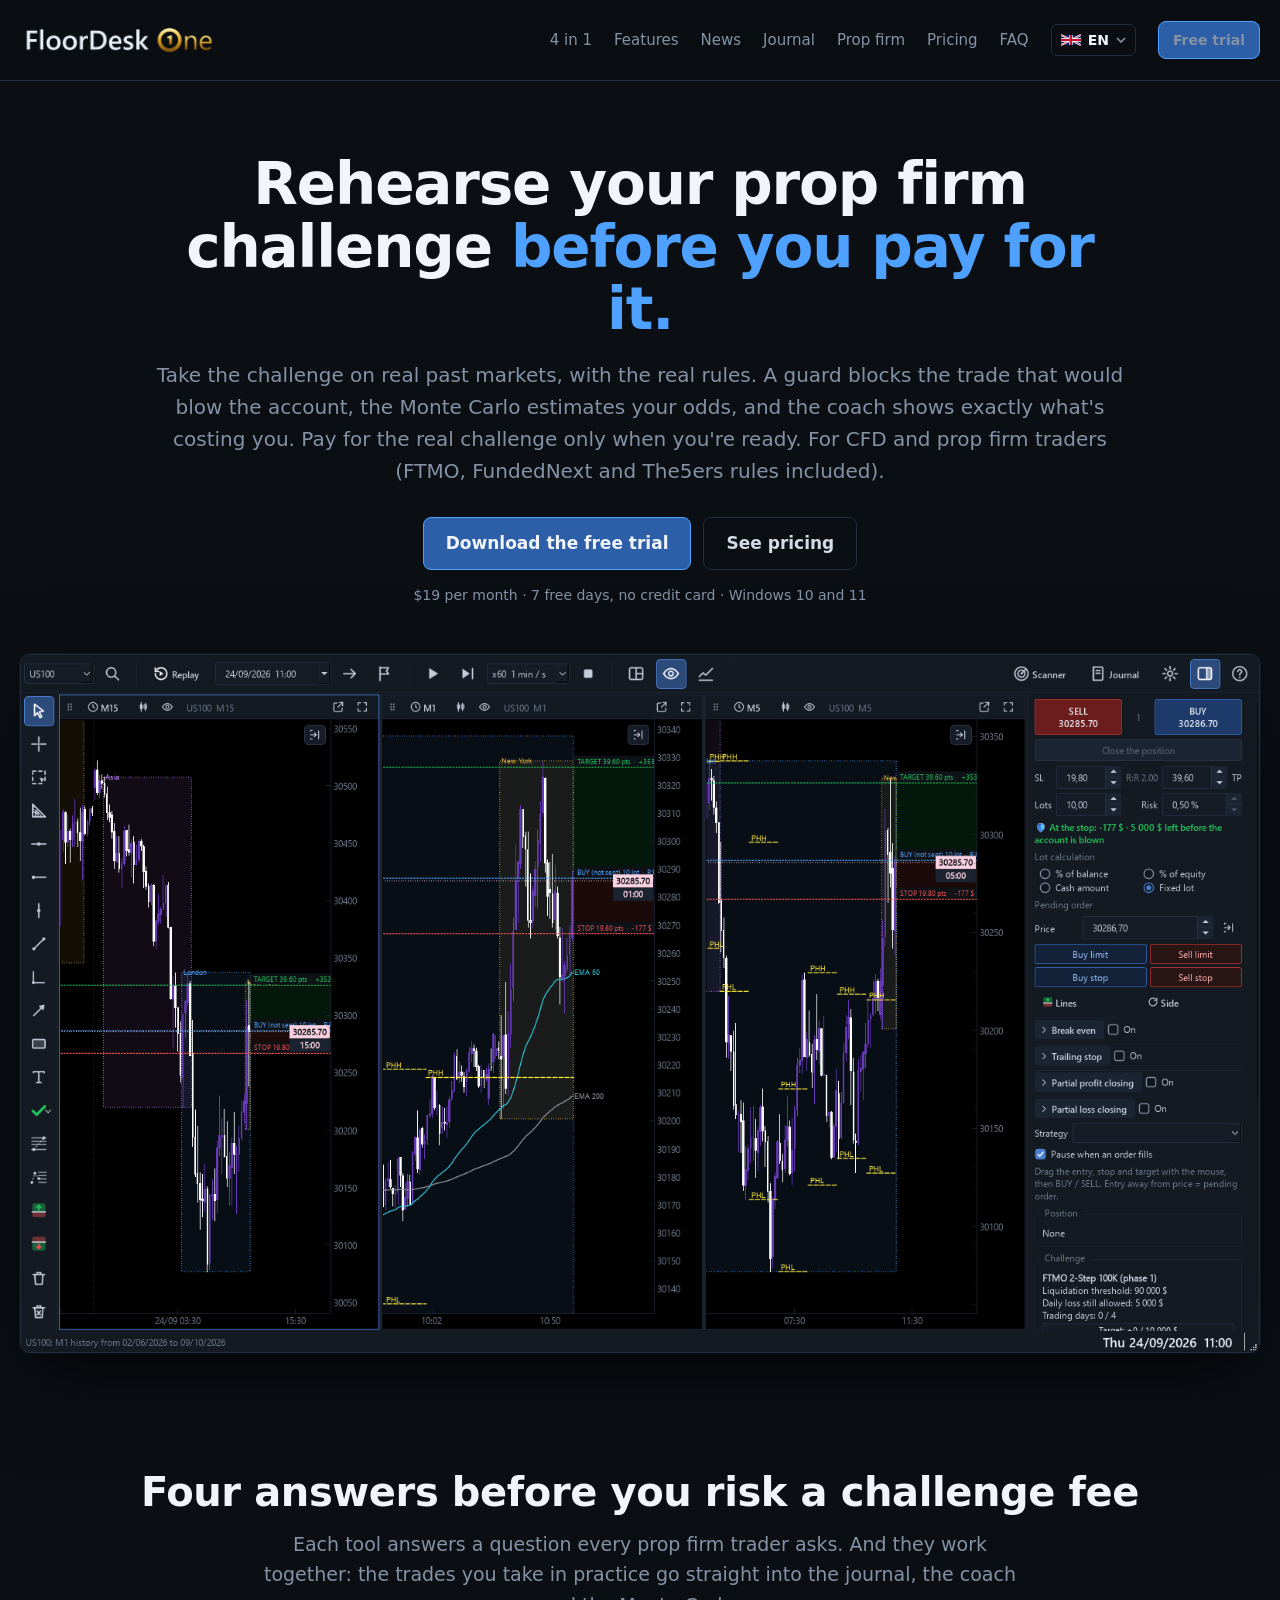
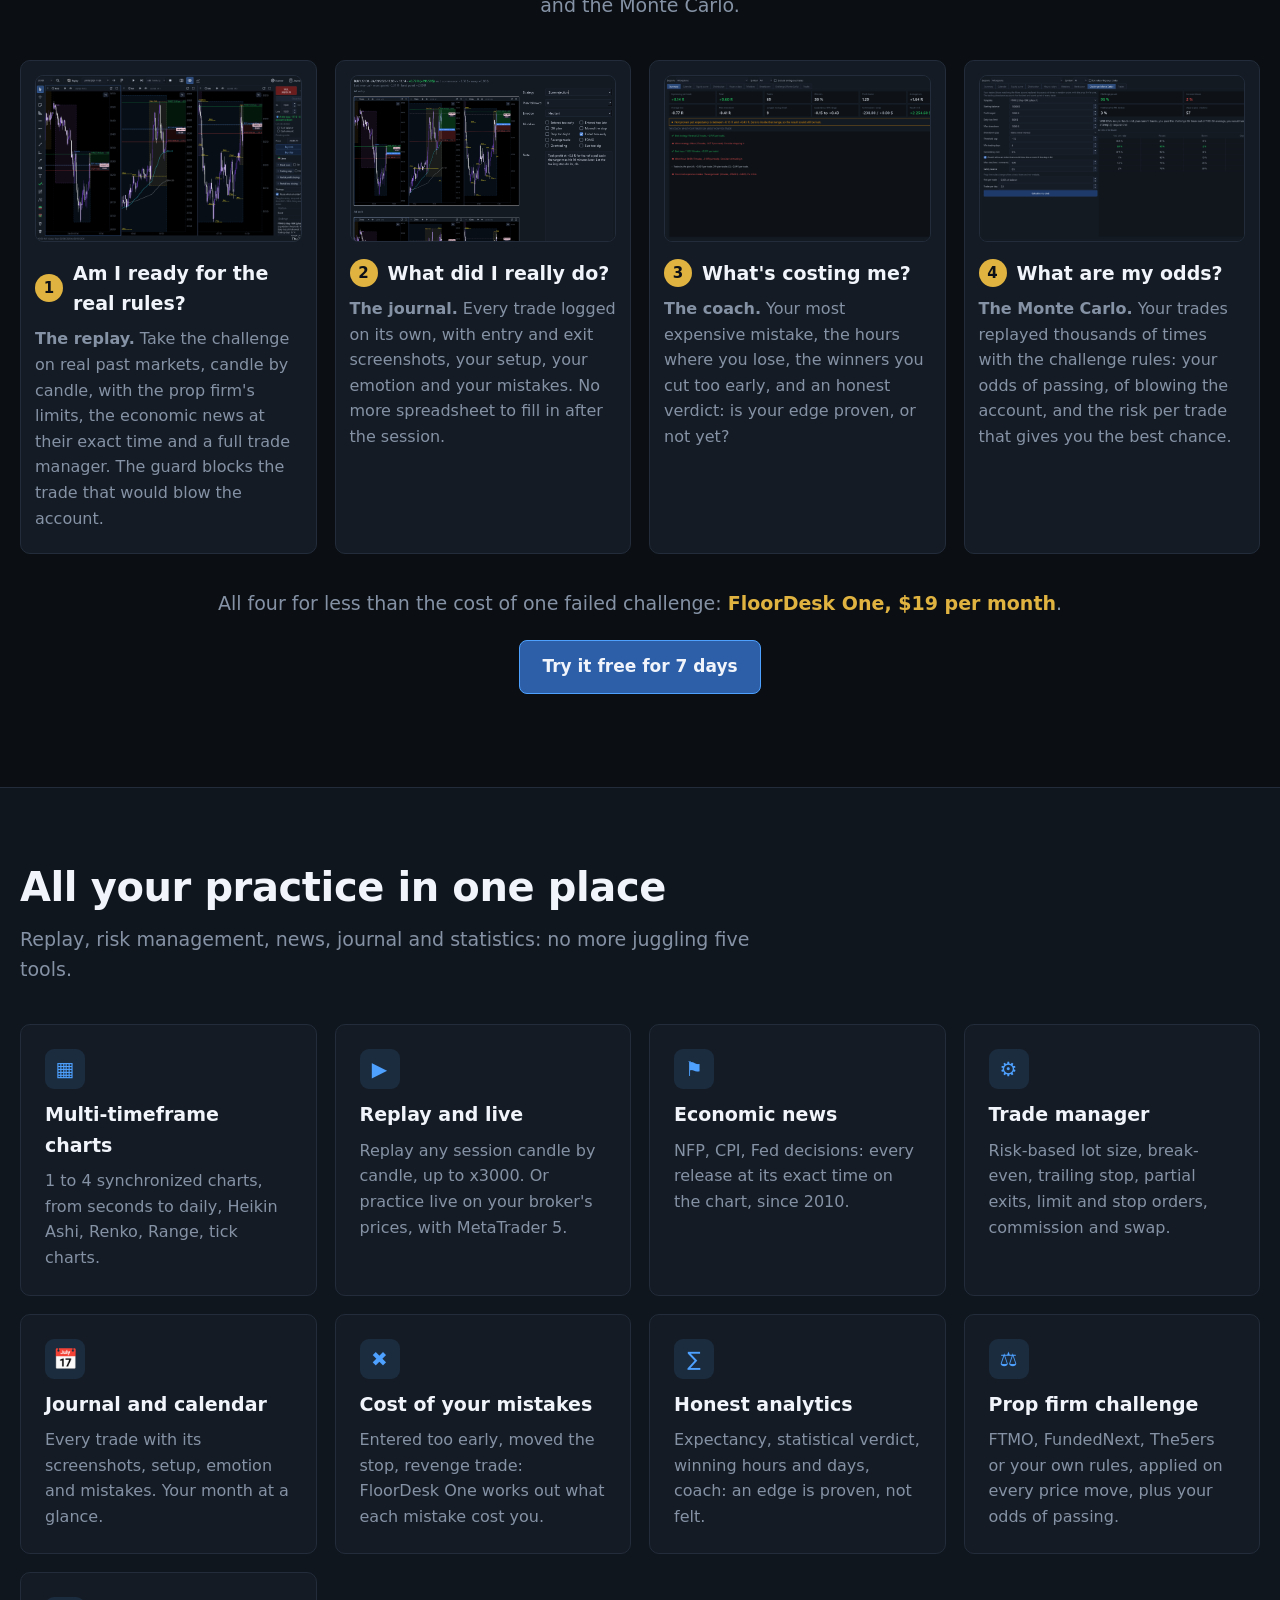
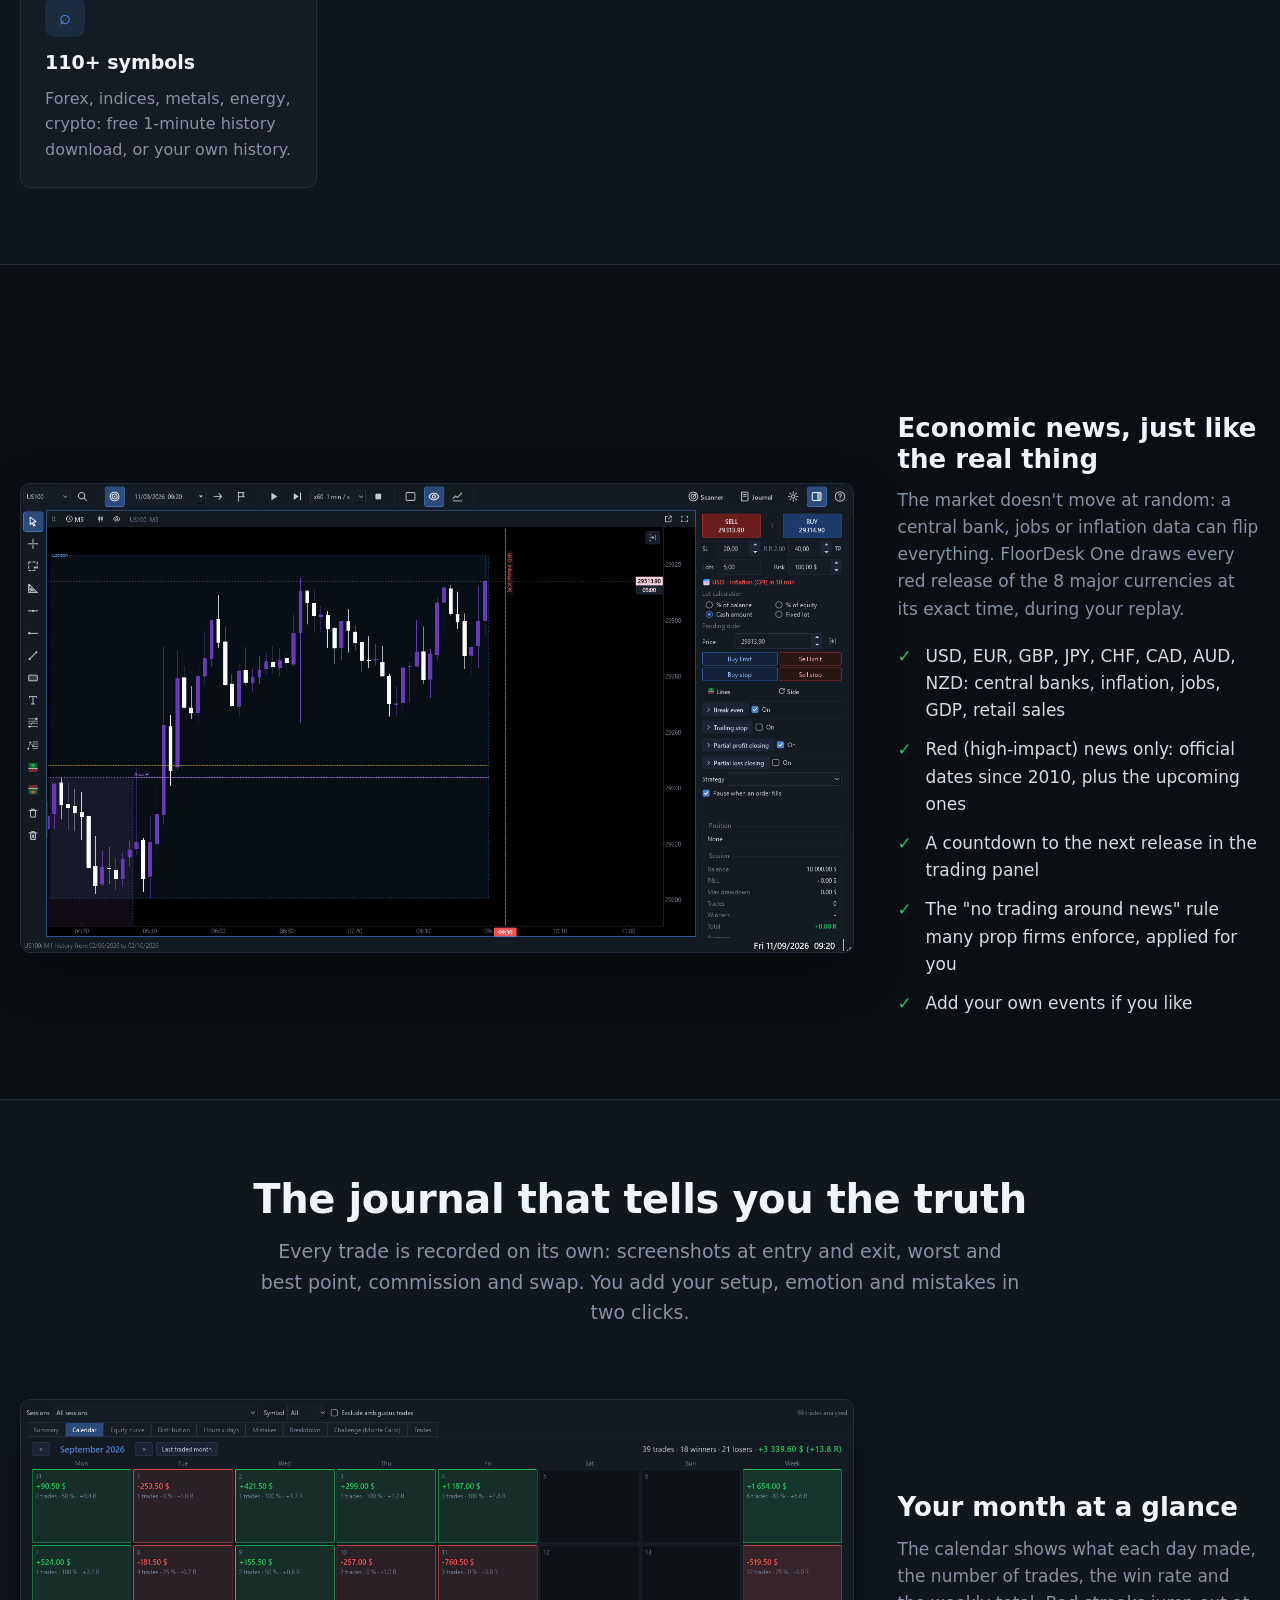
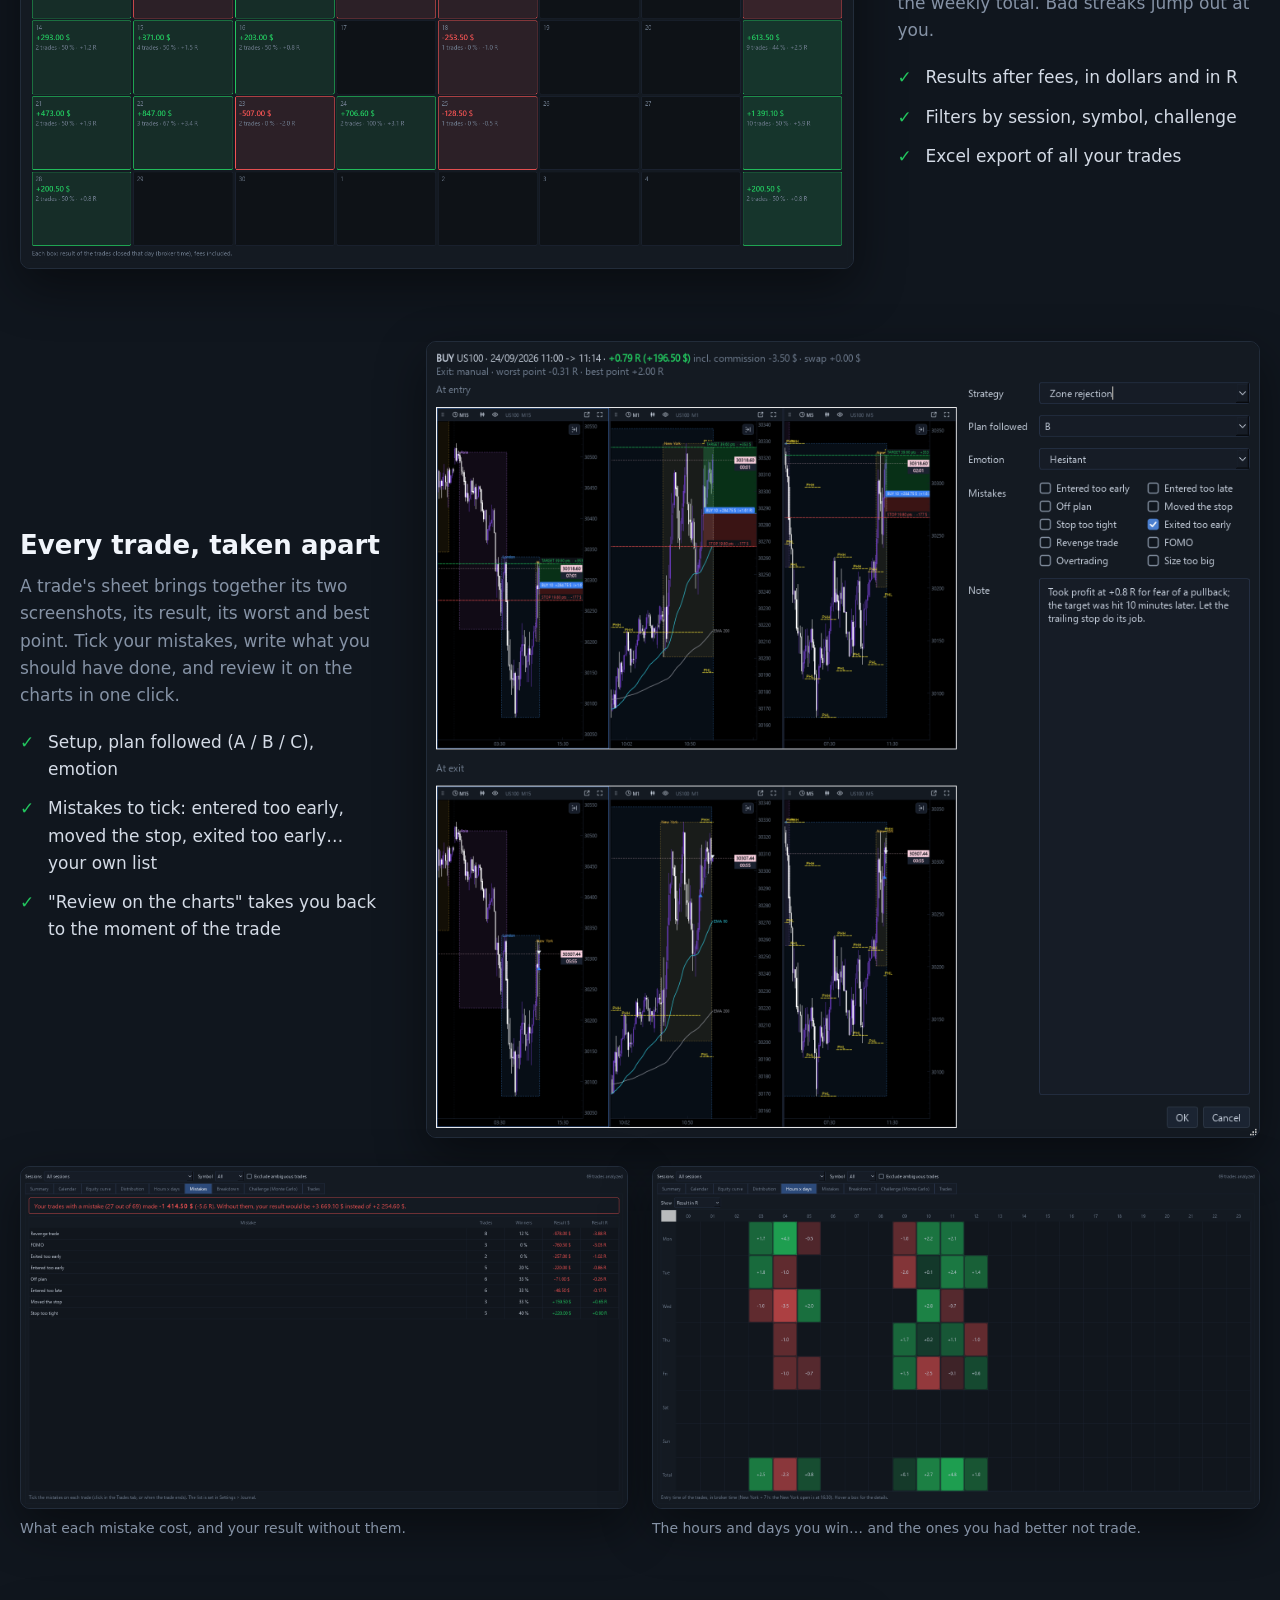
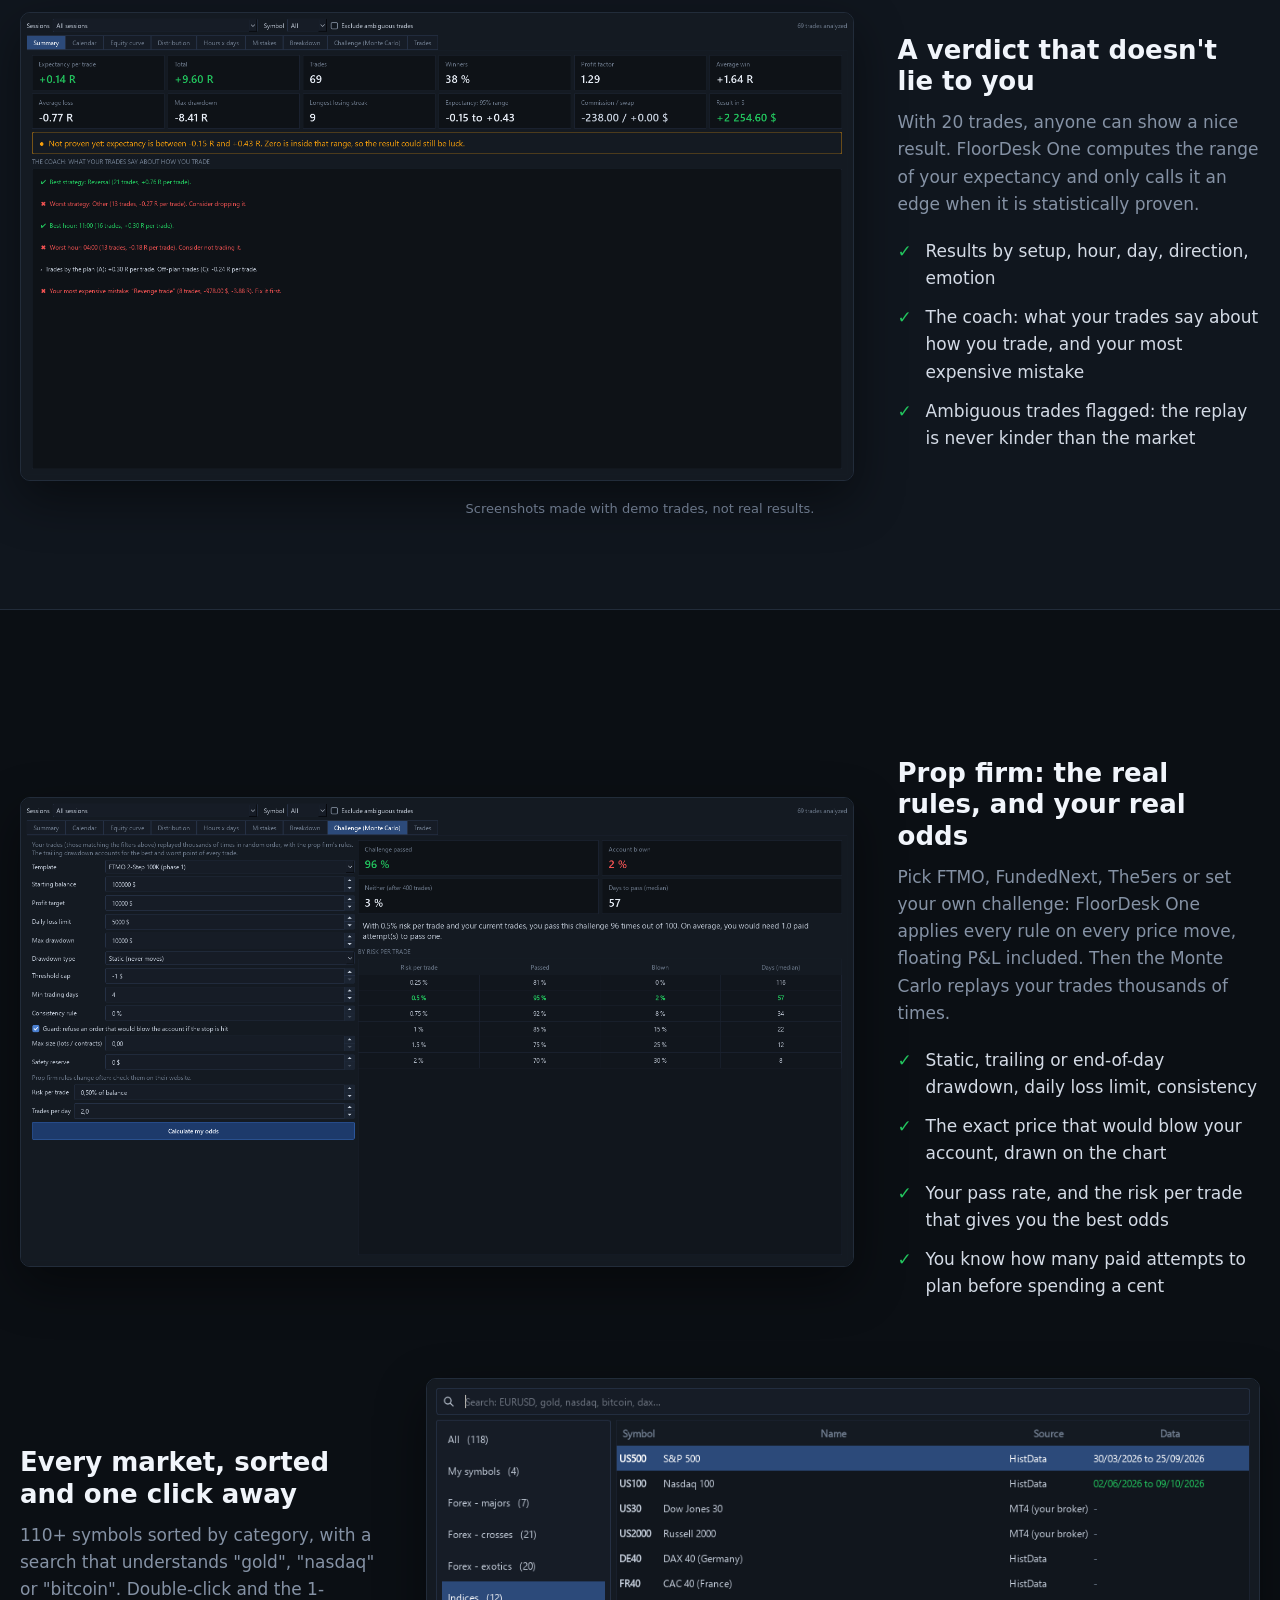
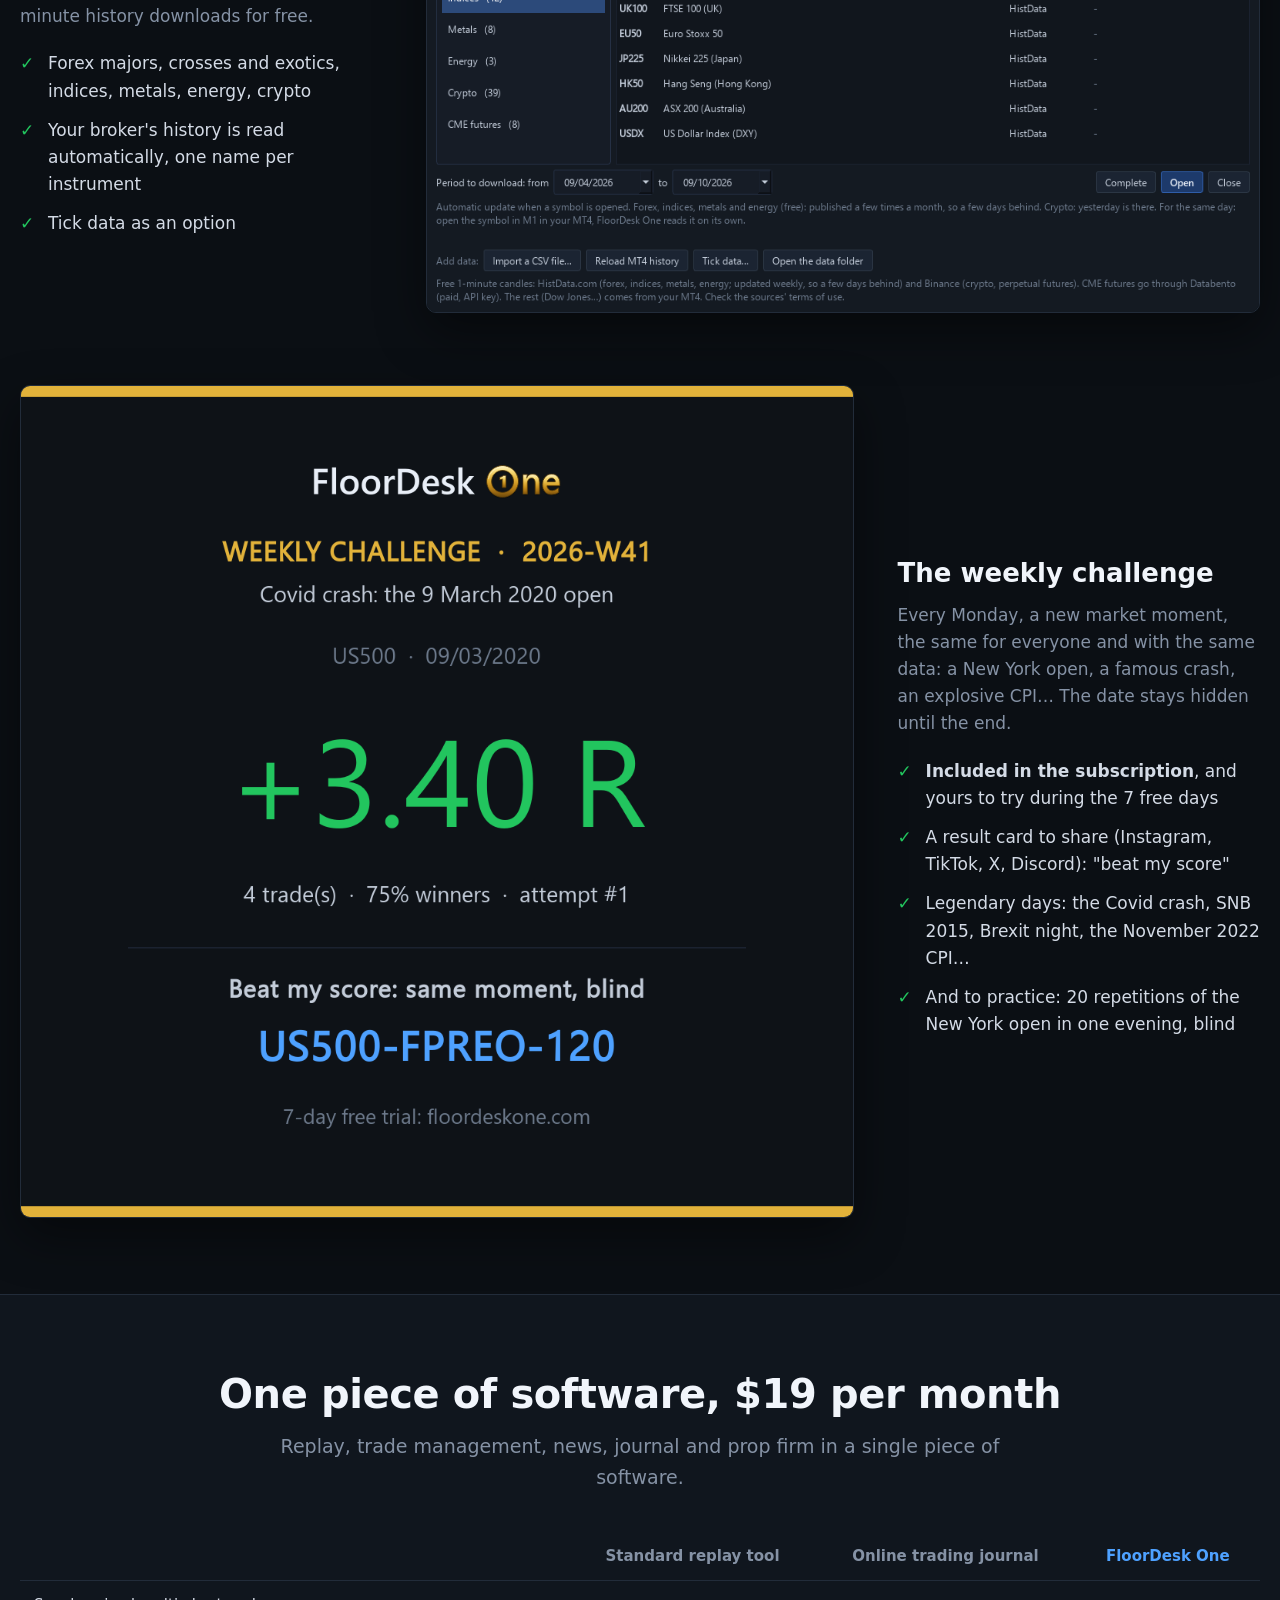
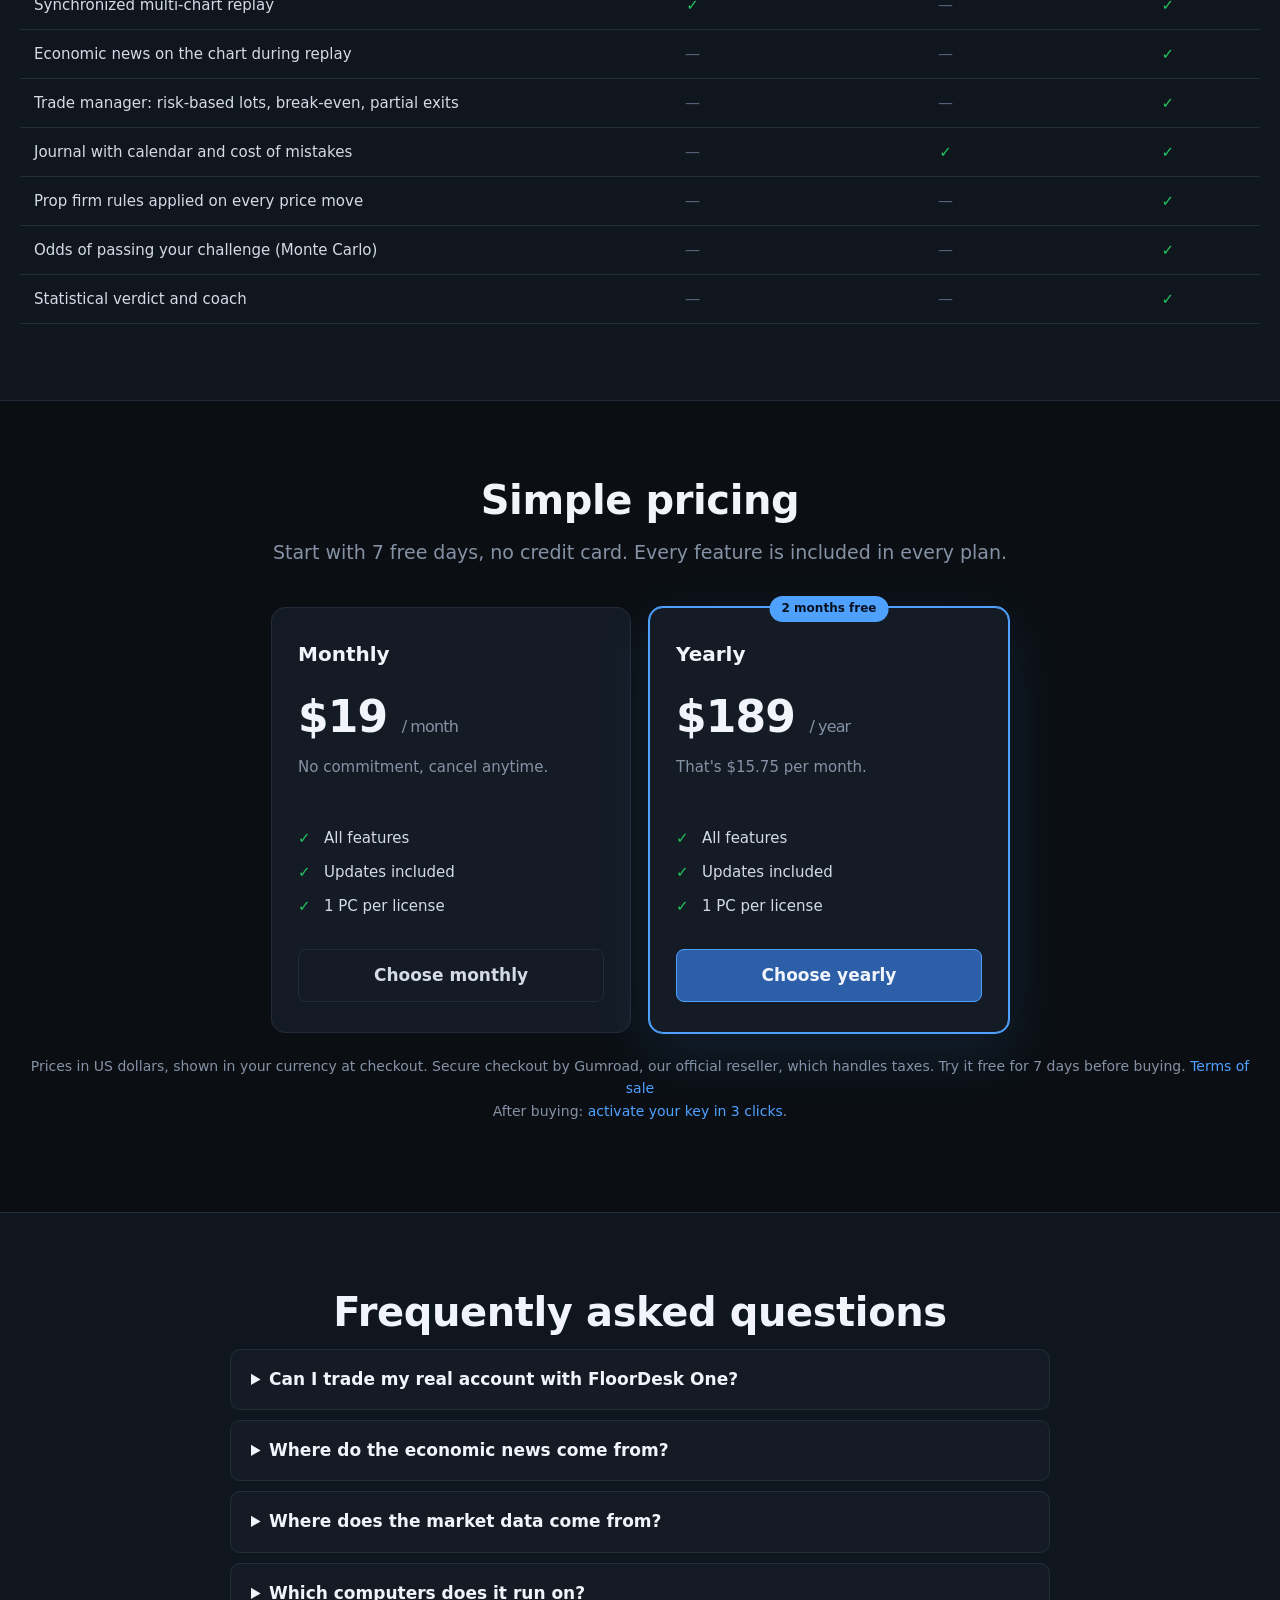
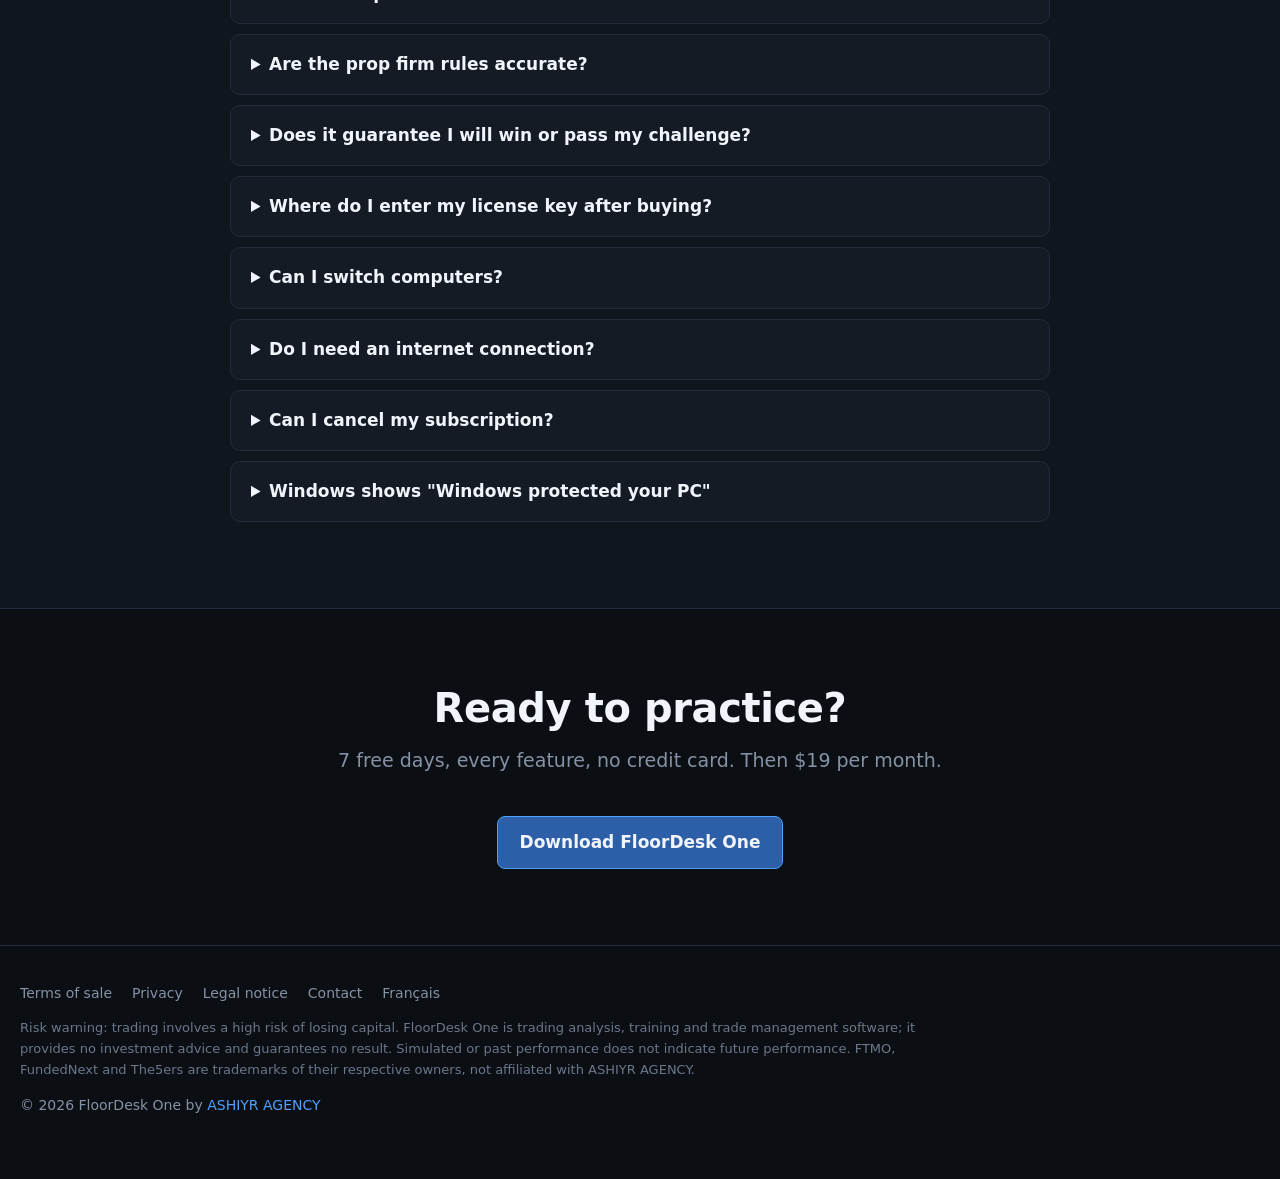
<file: en/index.html>
<!doctype html>
<html lang="en">
<head>
<meta charset="utf-8">
<meta name="viewport" content="width=device-width, initial-scale=1">
<title>FloorDesk One — rehearse your prop firm challenge before you pay for it</title>
<link rel="canonical" href="https://floordeskone.com/en/">
<link rel="alternate" hreflang="fr" href="https://floordeskone.com/">
<link rel="alternate" hreflang="en" href="https://floordeskone.com/en/">
<link rel="alternate" hreflang="pt-BR" href="https://floordeskone.com/pt/">
<link rel="alternate" hreflang="es" href="https://floordeskone.com/es/">
<link rel="alternate" hreflang="x-default" href="https://floordeskone.com/">
<meta name="description" content="Rehearse your prop firm challenge with the real rules on real past markets, see exactly what's costing you, and estimate your odds before you pay. Windows software, $19 per month, 7-day free trial.">
<link rel="icon" href="../img/favicon.png">
<link rel="stylesheet" href="../style.css">
<meta property="og:title" content="FloorDesk One — rehearse your prop firm challenge before you pay for it">
<meta property="og:description" content="The real prop firm rules on real past markets, a guard that blocks the trade that would blow your account, and a coach that shows what's costing you. $19 per month.">
<meta property="og:image" content="../img/en/principal.png">
</head>
<body>

<header class="haut">
  <div class="conteneur">
    <a class="logo" href="index.html"><img src="../img/logo.png" alt="FloorDesk One" width="848" height="198"></a>
    <nav class="menu">
      <a href="#tout-en-un">4 in 1</a>
      <a href="#features">Features</a>
      <a href="#news">News</a>
      <a href="#journal">Journal</a>
      <a href="#propfirm">Prop firm</a>
      <a href="#pricing">Pricing</a>
      <a href="#faq">FAQ</a>
      <details class="langues"><summary><svg viewBox="0 0 60 30" aria-hidden="true"><rect width="60" height="30" fill="#012169"/><path d="M0,0 60,30M60,0 0,30" stroke="#fff" stroke-width="6"/><path d="M0,0 60,30M60,0 0,30" stroke="#C8102E" stroke-width="2"/><path d="M30,0v30M0,15h60" stroke="#fff" stroke-width="10"/><path d="M30,0v30M0,15h60" stroke="#C8102E" stroke-width="6"/></svg><span>EN</span><svg class="fleche" viewBox="0 0 10 6" aria-hidden="true"><path d="M1 1l4 4 4-4" fill="none" stroke="currentColor" stroke-width="1.6"/></svg></summary><div class="liste"><a href="../index.html" hreflang="fr"><svg viewBox="0 0 3 2" aria-hidden="true"><rect width="1" height="2" fill="#0055A4"/><rect x="1" width="1" height="2" fill="#fff"/><rect x="2" width="1" height="2" fill="#EF4135"/></svg><span>Français</span></a><a href="../en/index.html" hreflang="en" class="actif"><svg viewBox="0 0 60 30" aria-hidden="true"><rect width="60" height="30" fill="#012169"/><path d="M0,0 60,30M60,0 0,30" stroke="#fff" stroke-width="6"/><path d="M0,0 60,30M60,0 0,30" stroke="#C8102E" stroke-width="2"/><path d="M30,0v30M0,15h60" stroke="#fff" stroke-width="10"/><path d="M30,0v30M0,15h60" stroke="#C8102E" stroke-width="6"/></svg><span>English</span></a><a href="../pt/index.html" hreflang="pt"><svg viewBox="0 0 20 14" aria-hidden="true"><rect width="20" height="14" fill="#009C3B"/><path d="M10 1.6 18.4 7 10 12.4 1.6 7z" fill="#FFDF00"/><circle cx="10" cy="7" r="3.1" fill="#002776"/></svg><span>Português</span></a><a href="../es/index.html" hreflang="es"><svg viewBox="0 0 3 2" aria-hidden="true"><rect width="3" height="2" fill="#AA151B"/><rect y=".5" width="3" height="1" fill="#F1BF00"/></svg><span>Español</span></a></div></details>
      <a class="bouton petit" data-essai href="https://ashiyr8.gumroad.com/l/floordesk-one-trial?wanted=true">Free trial</a>
    </nav>
  </div>
</header>

<main>
<section class="accroche">
  <div class="conteneur">
    <h1>Rehearse your prop firm challenge <em>before you pay for it.</em></h1>
    <p class="sous">Take the challenge on real past markets, with the real rules. A guard blocks the trade that would blow the account, the Monte Carlo estimates your odds, and the coach shows exactly what's costing you. Pay for the real challenge only when you're ready. For CFD and prop firm traders (FTMO, FundedNext and The5ers rules included).</p>
    <div class="actions">
      <a class="bouton" data-essai href="https://ashiyr8.gumroad.com/l/floordesk-one-trial?wanted=true">Download the free trial</a>
      <a class="bouton second" href="#pricing">See pricing</a>
    </div>
    <div class="note">$19 per month · 7 free days, no credit card · Windows 10 and 11</div>
    <div class="capture-principale"><img src="../img/en/principal.png" alt="FloorDesk One: three synchronized US100 charts, a trade prepared with its entry, stop and target lines, the prop firm guard showing what the stop would cost, and the FTMO challenge" width="2000" height="1055"></div>
  </div>
</section>

<section id="tout-en-un">
  <div class="conteneur">
    <div class="centre">
      <h2>Four answers before you risk a challenge fee</h2>
      <p class="chapeau">Each tool answers a question every prop firm trader asks. And they work together: the trades you take in practice go straight into the journal, the coach and the Monte Carlo.</p>
    </div>
    <div class="grille quatre">
      <div class="carte outil"><a class="zoom" href="../img/en/principal.png" target="_blank" rel="noopener"><img src="../img/en/principal.png" alt="The replay" loading="lazy" width="2000" height="1055"></a><h3><span class="num">1</span>Am I ready for the real rules?</h3><p><strong>The replay.</strong> Take the challenge on real past markets, candle by candle, with the prop firm's limits, the economic news at their exact time and a full trade manager. The guard blocks the trade that would blow the account.</p></div>
      <div class="carte outil"><a class="zoom" href="../img/en/fiche.png" target="_blank" rel="noopener"><img src="../img/en/fiche.png" alt="The journal" loading="lazy" width="1100" height="938"></a><h3><span class="num">2</span>What did I really do?</h3><p><strong>The journal.</strong> Every trade logged on its own, with entry and exit screenshots, your setup, your emotion and your mistakes. No more spreadsheet to fill in after the session.</p></div>
      <div class="carte outil"><a class="zoom" href="../img/en/analyse.png" target="_blank" rel="noopener"><img src="../img/en/analyse.png" alt="The coach" loading="lazy" width="2000" height="1055"></a><h3><span class="num">3</span>What's costing me?</h3><p><strong>The coach.</strong> Your most expensive mistake, the hours where you lose, the winners you cut too early, and an honest verdict: is your edge proven, or not yet?</p></div>
      <div class="carte outil"><a class="zoom" href="../img/en/montecarlo.png" target="_blank" rel="noopener"><img src="../img/en/montecarlo.png" alt="The Monte Carlo" loading="lazy" width="2000" height="1055"></a><h3><span class="num">4</span>What are my odds?</h3><p><strong>The Monte Carlo.</strong> Your trades replayed thousands of times with the challenge rules: your odds of passing, of blowing the account, and the risk per trade that gives you the best chance.</p></div>
    </div>
    <p class="egal centre">All four for less than the cost of one failed challenge: <strong>FloorDesk One, $19 per month</strong>.</p>
    <p class="centre"><a class="bouton" data-essai href="https://ashiyr8.gumroad.com/l/floordesk-one-trial?wanted=true">Try it free for 7 days</a></p>
  </div>
</section>

<section id="features" class="alt">
  <div class="conteneur">
    <h2>All your practice in one place</h2>
    <p class="chapeau">Replay, risk management, news, journal and statistics: no more juggling five tools.</p>
    <div class="grille">
      <div class="carte"><div class="icone">▦</div><h3>Multi-timeframe charts</h3>
        <p>1 to 4 synchronized charts, from seconds to daily, Heikin Ashi, Renko, Range, tick charts.</p></div>
      <div class="carte"><div class="icone">▶</div><h3>Replay and live</h3>
        <p>Replay any session candle by candle, up to x3000. Or practice live on your broker's prices, with MetaTrader 5.</p></div>
      <div class="carte"><div class="icone">⚑</div><h3>Economic news</h3>
        <p>NFP, CPI, Fed decisions: every release at its exact time on the chart, since 2010.</p></div>
      <div class="carte"><div class="icone">⚙</div><h3>Trade manager</h3>
        <p>Risk-based lot size, break-even, trailing stop, partial exits, limit and stop orders, commission and swap.</p></div>
      <div class="carte"><div class="icone">📅</div><h3>Journal and calendar</h3>
        <p>Every trade with its screenshots, setup, emotion and mistakes. Your month at a glance.</p></div>
      <div class="carte"><div class="icone">✖</div><h3>Cost of your mistakes</h3>
        <p>Entered too early, moved the stop, revenge trade: FloorDesk One works out what each mistake cost you.</p></div>
      <div class="carte"><div class="icone">∑</div><h3>Honest analytics</h3>
        <p>Expectancy, statistical verdict, winning hours and days, coach: an edge is proven, not felt.</p></div>
      <div class="carte"><div class="icone">⚖</div><h3>Prop firm challenge</h3>
        <p>FTMO, FundedNext, The5ers or your own rules, applied on every price move, plus your odds of passing.</p></div>
      <div class="carte"><div class="icone">⌕</div><h3>110+ symbols</h3>
        <p>Forex, indices, metals, energy, crypto: free 1-minute history download, or your own history.</p></div>
    </div>
  </div>
</section>

<section id="news">
  <div class="conteneur">
    <div class="duo">
      <div><a class="zoom" href="../img/en/annonces.png" target="_blank" rel="noopener"><img src="../img/en/annonces.png" alt="US100 replay: the CPI and PPI releases drawn on the chart, and the countdown to the next release in the trading panel" loading="lazy" width="1600" height="900"></a></div>
      <div>
        <h3>Economic news, just like the real thing</h3>
        <p>The market doesn't move at random: a central bank, jobs or inflation data can flip everything.
          FloorDesk One draws every red release of the 8 major currencies at its exact time, during your replay.</p>
        <ul>
          <li>USD, EUR, GBP, JPY, CHF, CAD, AUD, NZD: central banks, inflation, jobs, GDP, retail sales</li>
          <li>Red (high-impact) news only: official dates since 2010, plus the upcoming ones</li>
          <li>A countdown to the next release in the trading panel</li>
          <li>The "no trading around news" rule many prop firms enforce, applied for you</li>
          <li>Add your own events if you like</li>
        </ul>
      </div>
    </div>
  </div>
</section>

<section id="journal" class="alt">
  <div class="conteneur">
    <div class="centre">
      <h2>The journal that tells you the truth</h2>
      <p class="chapeau">Every trade is recorded on its own: screenshots at entry and exit, worst and best point, commission
        and swap. You add your setup, emotion and mistakes in two clicks.</p>
    </div>
    <div class="duo">
      <div><a class="zoom" href="../img/en/calendrier.png" target="_blank" rel="noopener"><img src="../img/en/calendrier.png" alt="Monthly calendar: result of every day and every week" loading="lazy" width="2000" height="1055"></a></div>
      <div>
        <h3>Your month at a glance</h3>
        <p>The calendar shows what each day made, the number of trades, the win rate and the weekly total. Bad streaks
          jump out at you.</p>
        <ul>
          <li>Results after fees, in dollars and in R</li>
          <li>Filters by session, symbol, challenge</li>
          <li>Excel export of all your trades</li>
        </ul>
      </div>
    </div>
    <div class="duo inverse">
      <div><a class="zoom" href="../img/en/fiche.png" target="_blank" rel="noopener"><img src="../img/en/fiche.png" alt="Trade sheet: screenshots, setup, plan followed, emotion, ticked mistakes and note" loading="lazy" width="1100" height="938"></a></div>
      <div>
        <h3>Every trade, taken apart</h3>
        <p>A trade's sheet brings together its two screenshots, its result, its worst and best point. Tick your mistakes,
          write what you should have done, and review it on the charts in one click.</p>
        <ul>
          <li>Setup, plan followed (A / B / C), emotion</li>
          <li>Mistakes to tick: entered too early, moved the stop, exited too early… your own list</li>
          <li>"Review on the charts" takes you back to the moment of the trade</li>
        </ul>
      </div>
    </div>
    <div class="paire">
      <figure style="margin:0"><a class="zoom" href="../img/en/erreurs.png" target="_blank" rel="noopener"><img src="../img/en/erreurs.png" alt="Cost of mistakes: what each mistake cost" loading="lazy" width="2000" height="1055"></a>
        <figcaption>What each mistake cost, and your result without them.</figcaption></figure>
      <figure style="margin:0"><a class="zoom" href="../img/en/heures.png" target="_blank" rel="noopener"><img src="../img/en/heures.png" alt="Hours x days grid: where you win, where you lose" loading="lazy" width="2000" height="1055"></a>
        <figcaption>The hours and days you win… and the ones you had better not trade.</figcaption></figure>
    </div>
    <div class="duo">
      <div><a class="zoom" href="../img/en/analyse.png" target="_blank" rel="noopener"><img src="../img/en/analyse.png" alt="Analytics: expectancy, statistical verdict and coach" loading="lazy" width="2000" height="1055"></a></div>
      <div>
        <h3>A verdict that doesn't lie to you</h3>
        <p>With 20 trades, anyone can show a nice result. FloorDesk One computes the range of your expectancy and only calls it
          an edge when it is statistically proven.</p>
        <ul>
          <li>Results by setup, hour, day, direction, emotion</li>
          <li>The coach: what your trades say about how you trade, and your most expensive mistake</li>
          <li>Ambiguous trades flagged: the replay is never kinder than the market</li>
        </ul>
      </div>
    </div>
    <p class="note-demo centre">Screenshots made with demo trades, not real results.</p>
  </div>
</section>

<section id="propfirm">
  <div class="conteneur">
    <div class="duo">
      <div><a class="zoom" href="../img/en/montecarlo.png" target="_blank" rel="noopener"><img src="../img/en/montecarlo.png" alt="Monte Carlo: probability of passing the challenge by risk per trade" loading="lazy" width="2000" height="1055"></a></div>
      <div>
        <h3>Prop firm: the real rules, and your real odds</h3>
        <p>Pick FTMO, FundedNext, The5ers or set your own challenge: FloorDesk One applies every rule on every price move, floating
          P&amp;L included. Then the Monte Carlo replays your trades thousands of times.</p>
        <ul>
          <li>Static, trailing or end-of-day drawdown, daily loss limit, consistency</li>
          <li>The exact price that would blow your account, drawn on the chart</li>
          <li>Your pass rate, and the risk per trade that gives you the best odds</li>
          <li>You know how many paid attempts to plan before spending a cent</li>
        </ul>
      </div>
    </div>
    <div class="duo inverse">
      <div><a class="zoom" href="../img/en/symboles.png" target="_blank" rel="noopener"><img src="../img/en/symboles.png" alt="Symbols window: forex, indices, metals, energy, crypto, with search" loading="lazy" width="1250" height="800"></a></div>
      <div>
        <h3>Every market, sorted and one click away</h3>
        <p>110+ symbols sorted by category, with a search that understands "gold", "nasdaq" or "bitcoin". Double-click and
          the 1-minute history downloads for free.</p>
        <ul>
          <li>Forex majors, crosses and exotics, indices, metals, energy, crypto</li>
          <li>Your broker's history is read automatically, one name per instrument</li>
          <li>Tick data as an option</li>
        </ul>
      </div>
    </div>
    <div class="duo">
      <div><a class="zoom" href="../img/en/carte.png" target="_blank" rel="noopener"><img src="../img/en/carte.png" alt="Result card of a repetition with its challenge code" loading="lazy" width="1080" height="1080"></a></div>
      <div>
        <h3>The weekly challenge</h3>
        <p>Every Monday, a new market moment, the same for everyone and with the same data: a New York open, a famous
          crash, an explosive CPI… The date stays hidden until the end.</p>
        <ul>
          <li><strong>Included in the subscription</strong>, and yours to try during the 7 free days</li>
          <li>A result card to share (Instagram, TikTok, X, Discord): "beat my score"</li>
          <li>Legendary days: the Covid crash, SNB 2015, Brexit night, the November 2022 CPI…</li>
          <li>And to practice: 20 repetitions of the New York open in one evening, blind</li>
        </ul>
      </div>
    </div>
  </div>
</section>

<section class="alt">
  <div class="conteneur centre">
    <h2>One piece of software, $19 per month</h2>
    <p class="chapeau">Replay, trade management, news, journal and prop firm in a single piece of software.</p>
    <div class="tableau-defile" style="margin-top:34px">
    <table class="comparatif">
      <thead><tr><th></th><th>Standard replay tool</th><th>Online trading journal</th><th class="nous">FloorDesk One</th></tr></thead>
      <tbody>
        <tr><td>Synchronized multi-chart replay</td><td class="oui">✓</td><td class="non">—</td><td class="oui">✓</td></tr>
        <tr><td>Economic news on the chart during replay</td><td class="non">—</td><td class="non">—</td><td class="oui">✓</td></tr>
        <tr><td>Trade manager: risk-based lots, break-even, partial exits</td><td class="non">—</td><td class="non">—</td><td class="oui">✓</td></tr>
        <tr><td>Journal with calendar and cost of mistakes</td><td class="non">—</td><td class="oui">✓</td><td class="oui">✓</td></tr>
        <tr><td>Prop firm rules applied on every price move</td><td class="non">—</td><td class="non">—</td><td class="oui">✓</td></tr>
        <tr><td>Odds of passing your challenge (Monte Carlo)</td><td class="non">—</td><td class="non">—</td><td class="oui">✓</td></tr>
        <tr><td>Statistical verdict and coach</td><td class="non">—</td><td class="non">—</td><td class="oui">✓</td></tr>
      </tbody>
    </table>
    </div>
  </div>
</section>

<section id="pricing">
  <div class="conteneur">
    <div class="centre">
      <h2>Simple pricing</h2>
      <p class="chapeau">Start with 7 free days, no credit card. Every feature is included in every plan.</p>
    </div>
    <div class="tarifs deux">
      <div class="tarif">
        <h3>Monthly</h3>
        <div class="prix">$19 <small>/ month</small></div>
        <div class="detail">No commitment, cancel anytime.</div>
        <ul><li>All features</li><li>Updates included</li><li>1 PC per license</li></ul>
        <a class="bouton second" href="https://ashiyr8.gumroad.com/l/floordesk-one?option=DutAdViiM4jwb1NX45pwtg%3D%3D&wanted=true&recurrence=monthly">Choose monthly</a>
      </div>
      <div class="tarif vedette" data-badge="2 months free">
        <h3>Yearly</h3>
        <div class="prix">$189 <small>/ year</small></div>
        <div class="detail">That's $15.75 per month.</div>
        <ul><li>All features</li><li>Updates included</li><li>1 PC per license</li></ul>
        <a class="bouton" href="https://ashiyr8.gumroad.com/l/floordesk-one?option=DutAdViiM4jwb1NX45pwtg%3D%3D&wanted=true&recurrence=yearly">Choose yearly</a>
      </div>
    </div>
    <p class="mention-tarif">Prices in US dollars, shown in your currency at checkout. Secure checkout by Gumroad, our official reseller,
      which handles taxes. Try it free for 7 days before buying. <a href="legal.html#terms">Terms of sale</a><br>After buying: <a href="../telecharger/?lang=en#activer">activate your key in 3 clicks</a>.</p>
  </div>
</section>

<section id="faq" class="alt">
  <div class="conteneur" style="max-width:860px">
    <h2 class="centre">Frequently asked questions</h2>
    <details><summary>Can I trade my real account with FloorDesk One?</summary>
      <p>Not yet. FloorDesk One is practice software: in replay and live alike, your orders are simulated, no real money.
        Live, you see your broker's real prices through MetaTrader 5 (installed on your PC, a free demo is enough). Keep
        your usual platform to place your real orders.</p></details>
    <details><summary>Where do the economic news come from?</summary>
      <p>From each country's official calendars: central banks (Fed, ECB, Bank of England, Bank of Japan, SNB, Bank
        of Canada, RBA, RBNZ) and statistics offices. Dates run from 2010 to next year. You can add your own events.</p></details>
    <details><summary>Where does the market data come from?</summary>
      <p>The Symbols window downloads the 1-minute history of 110+ symbols for free (forex, indices, metals, energy,
        crypto). FloorDesk One also reads your broker platform's history and CSV files, and, as an option, tick
        data. Live, prices come from your broker through MetaTrader 5, and crypto from Binance.</p></details>
    <details><summary>Which computers does it run on?</summary>
      <p>Windows 10 and 11 (64-bit). No Mac version yet.</p></details>
    <details><summary>Are the prop firm rules accurate?</summary>
      <p>The FTMO, FundedNext and The5ers templates follow their main rules, and everything can be edited. Prop firms change
        their conditions regularly: always check them on their website before a real challenge.</p></details>
    <details><summary>Does it guarantee I will win or pass my challenge?</summary>
      <p>No. FloorDesk One is analysis and practice software: it shows you honestly what your trades and
        your odds are worth. Simulated or past results do not guarantee future results.</p></details>
    <details><summary>Where do I enter my license key after buying?</summary>
      <p>In FloorDesk One: <strong>?</strong> button at the top right → <strong>License...</strong>, paste the key from your email, then <strong>Activate</strong>. <a href="../telecharger/?lang=en#activer">See with pictures</a>.</p></details>
    <details><summary>Can I switch computers?</summary>
      <p>One license works on 1 PC at a time. To switch computers, release the license from the ? → License menu.</p></details>
    <details><summary>Do I need an internet connection?</summary>
      <p>To download history, yes. Replay, journal and analytics work offline: the license is checked once a
        week, and you can work up to 14 days without internet.</p></details>
    <details><summary>Can I cancel my subscription?</summary>
      <p>Yes, anytime, in one click from your purchase email. You keep access until the end of the period already paid,
        with no further charge. The 7-day free trial is there to test everything before you buy.</p></details>
    <details><summary>Windows shows "Windows protected your PC"</summary>
      <p>That's normal for recent software. Click "More info" then "Run anyway".</p></details>
  </div>
</section>

<section>
  <div class="conteneur centre">
    <h2>Ready to practice?</h2>
    <p class="chapeau">7 free days, every feature, no credit card. Then $19 per month.</p>
    <a class="bouton" data-essai href="https://ashiyr8.gumroad.com/l/floordesk-one-trial?wanted=true">Download FloorDesk One</a>
  </div>
</section>
</main>

<footer>
  <div class="conteneur">
    <div class="liens">
      <a href="legal.html#terms">Terms of sale</a>
      <a href="legal.html#privacy">Privacy</a>
      <a href="legal.html#legal-notice">Legal notice</a>
      <a href="mailto:contact@floordeskone.com">Contact</a>
      <a href="../index.html">Français</a>
    </div>
    <p class="avertissement">Risk warning: trading involves a high risk of losing capital. FloorDesk One is trading analysis,
      training and trade management software; it provides no investment advice and guarantees no result. Simulated or
      past performance does not indicate future performance. FTMO, FundedNext and The5ers are trademarks of their respective
      owners, not affiliated with ASHIYR AGENCY.</p>
    <p>© 2026 FloorDesk One by <a href="https://ashiyr-agency.com" rel="noopener">ASHIYR AGENCY</a></p>
  </div>
</footer>
<script>document.addEventListener("click",function(e){document.querySelectorAll("details.langues[open]").forEach(function(d){if(!d.contains(e.target))d.removeAttribute("open")})});</script>
<script src="../essai.js"></script>
</body>
</html>
</file>
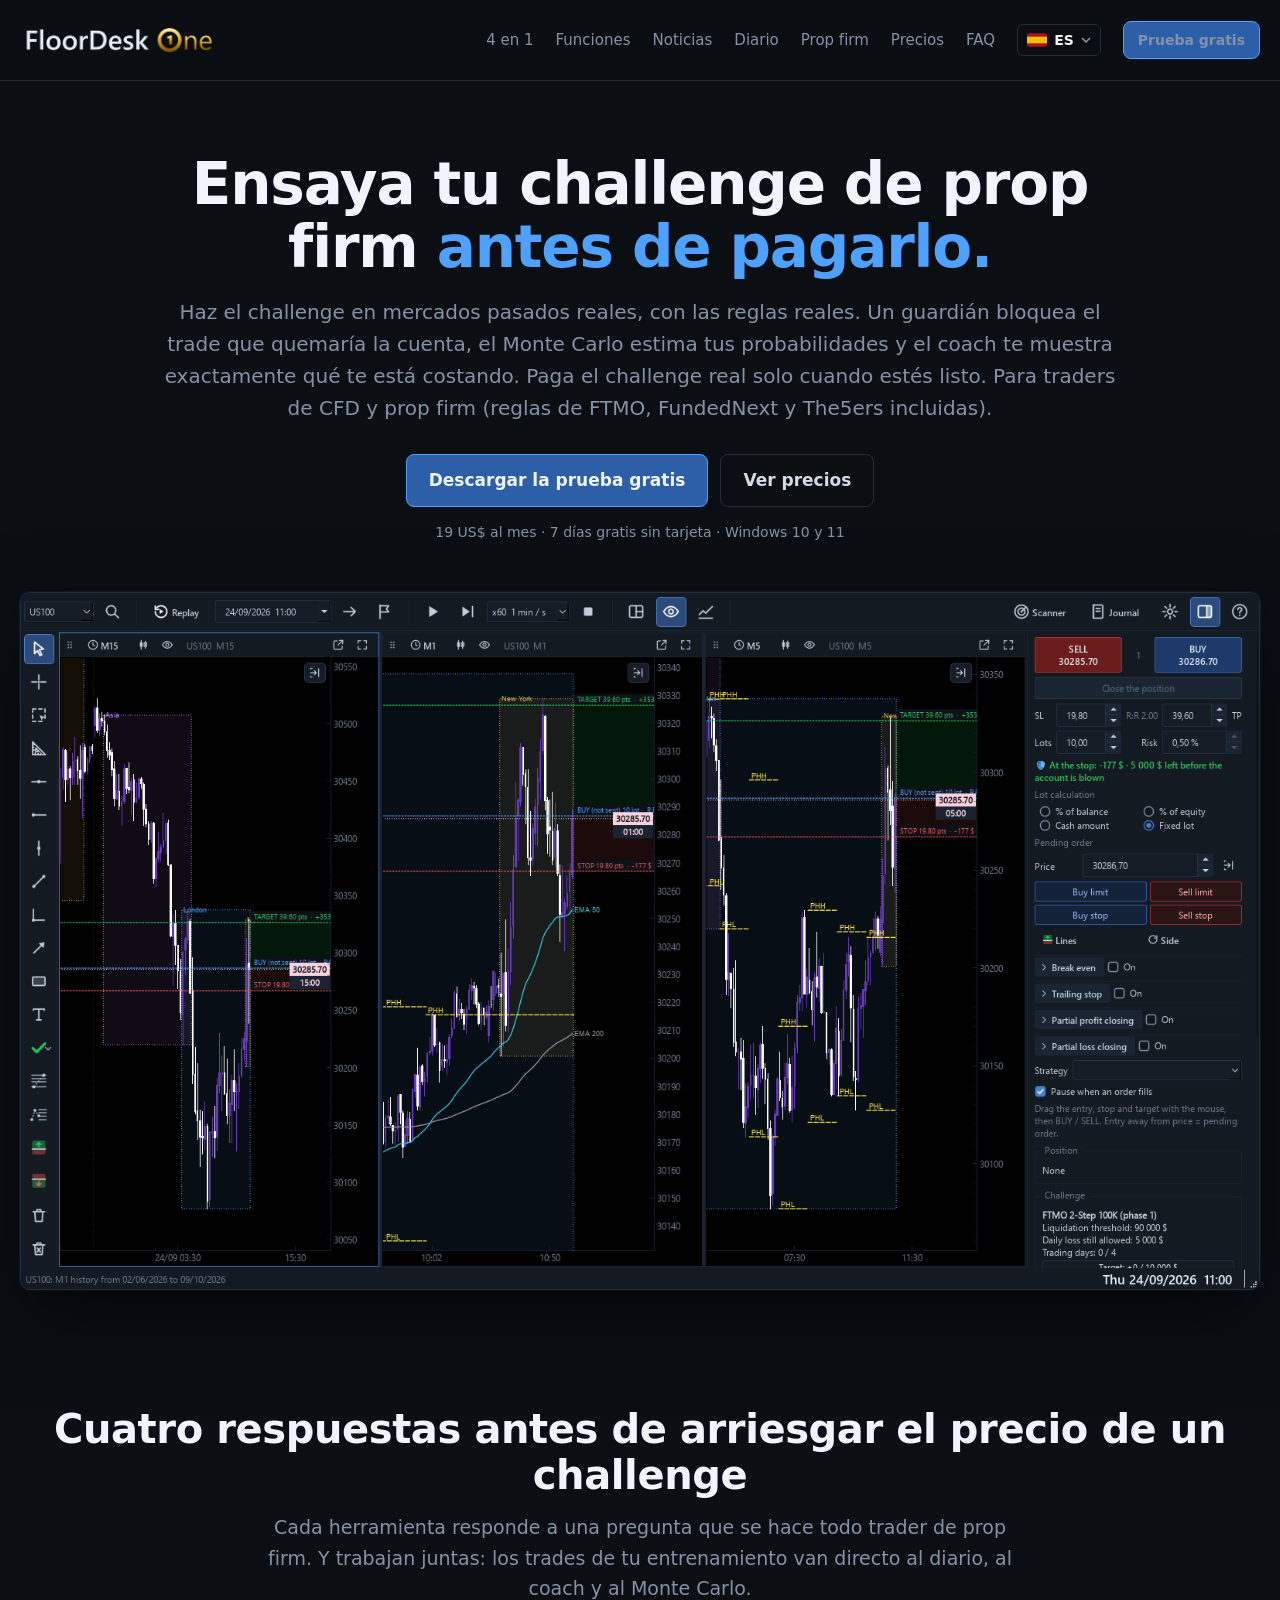
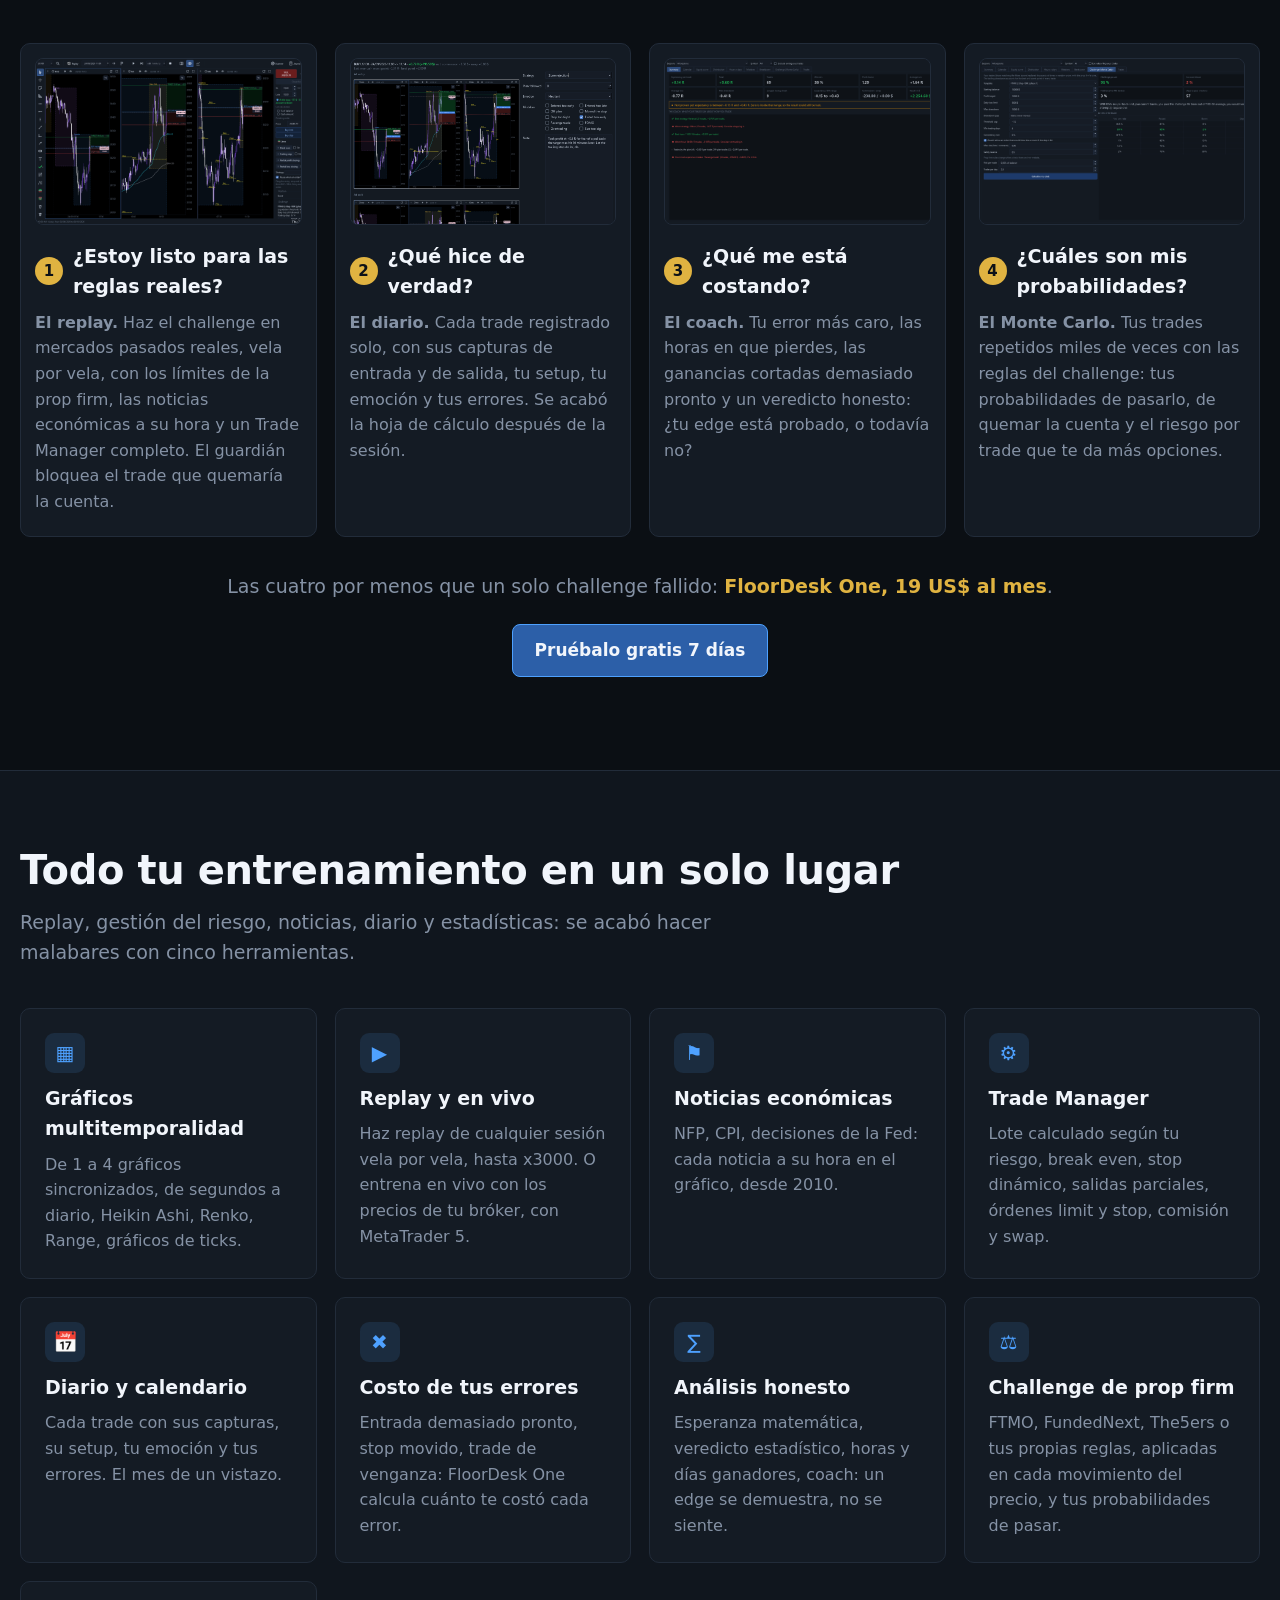
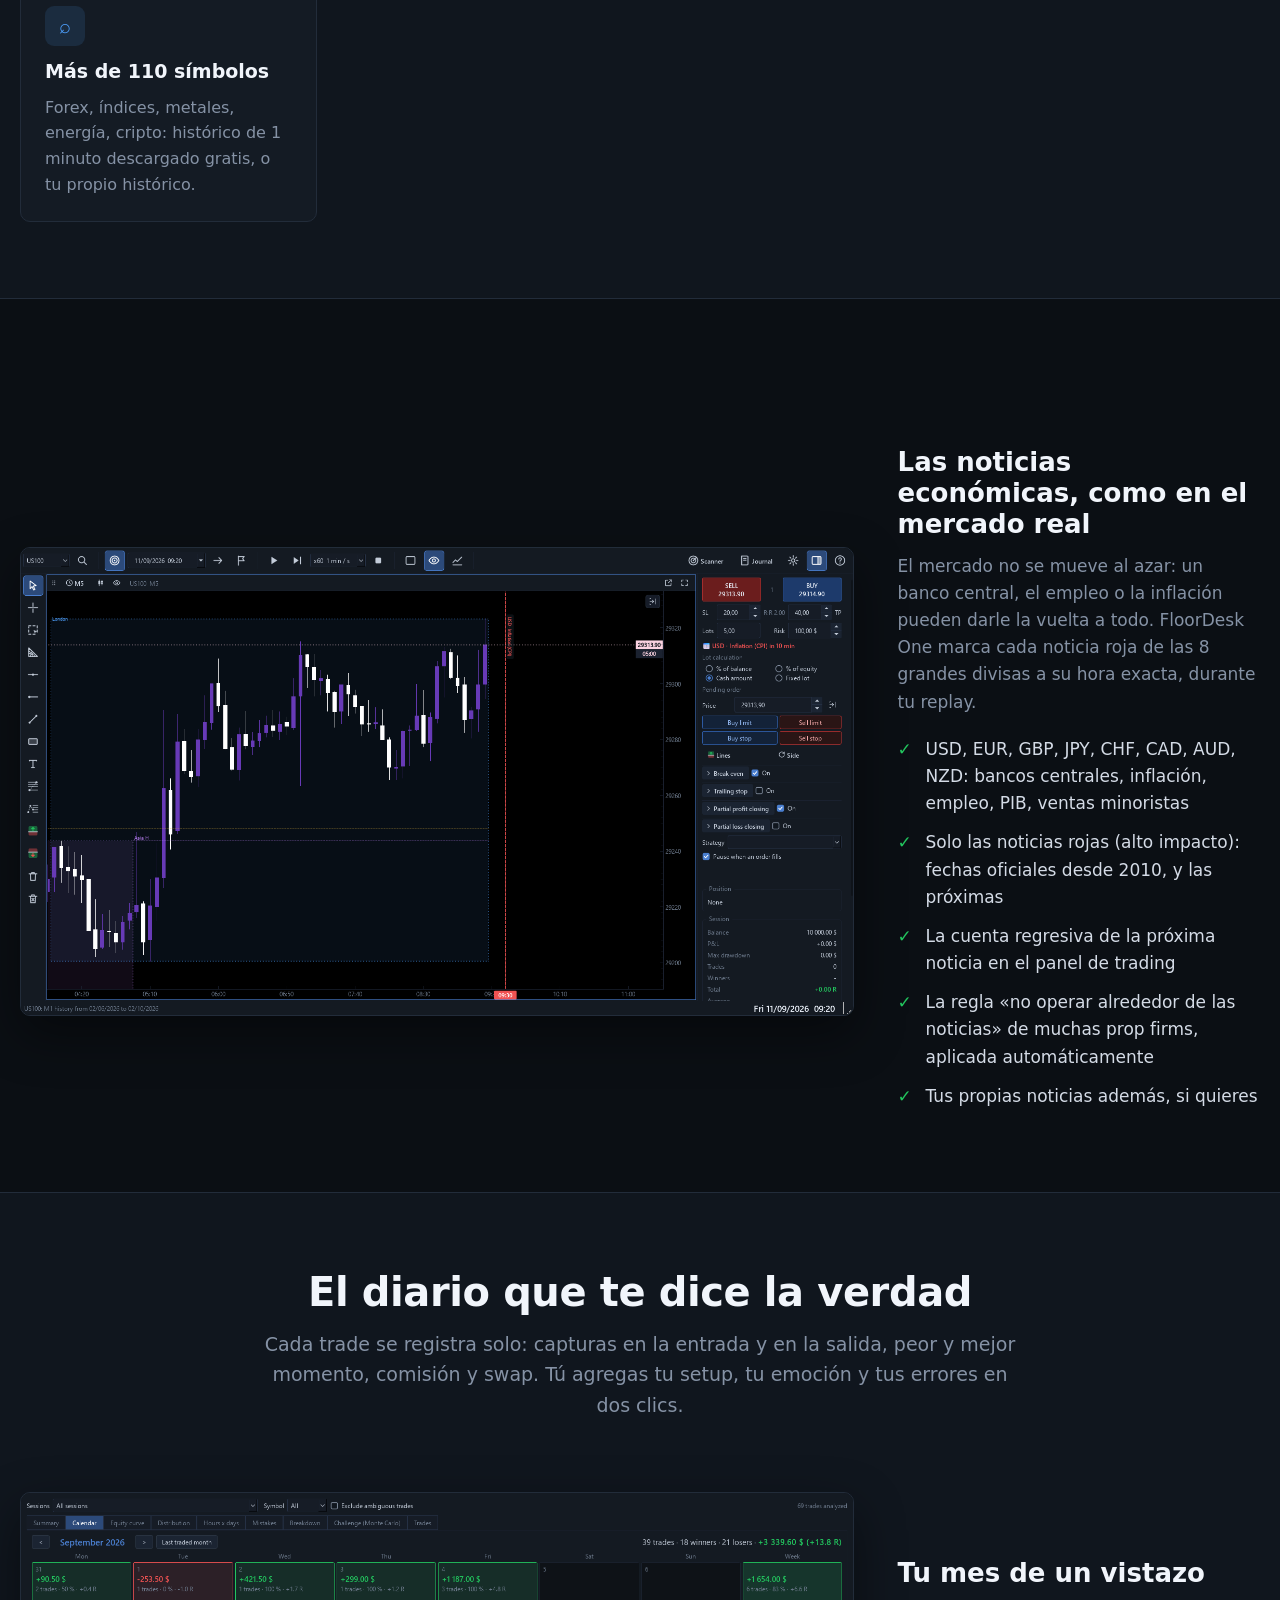
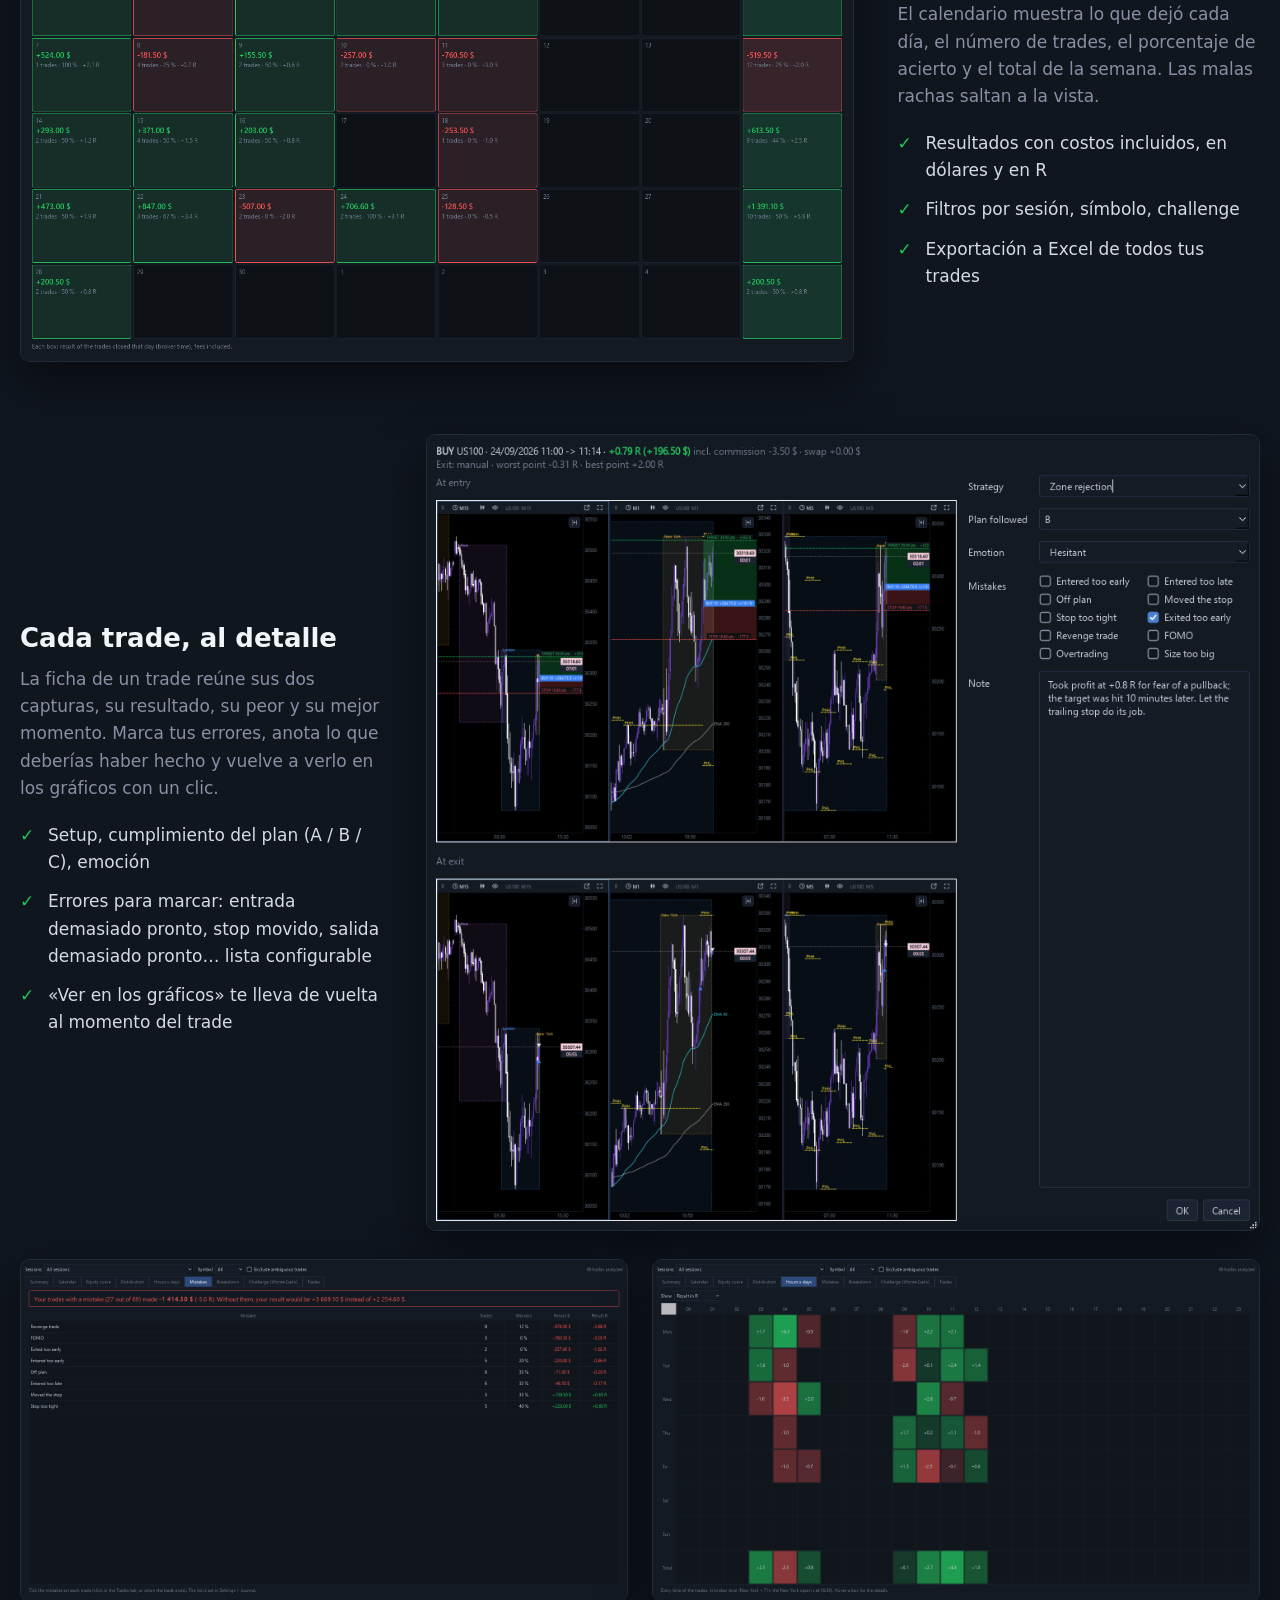
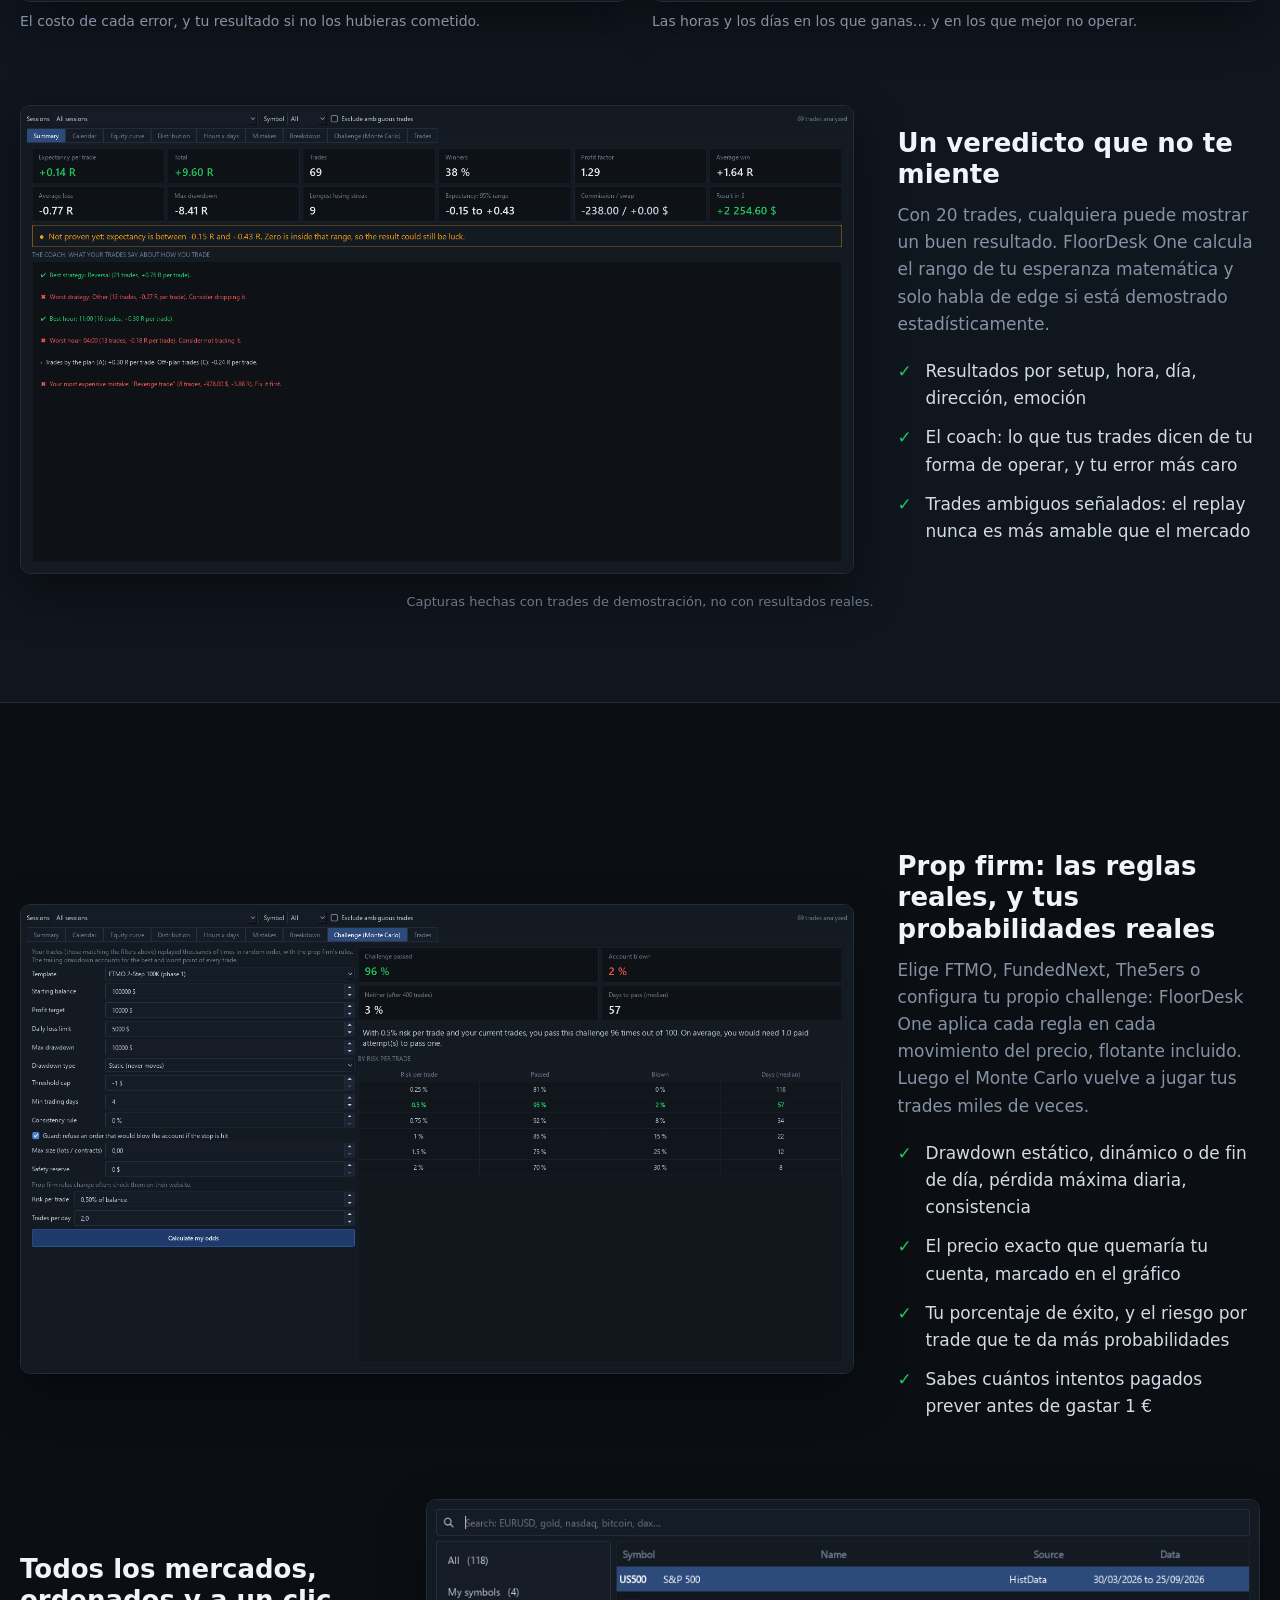
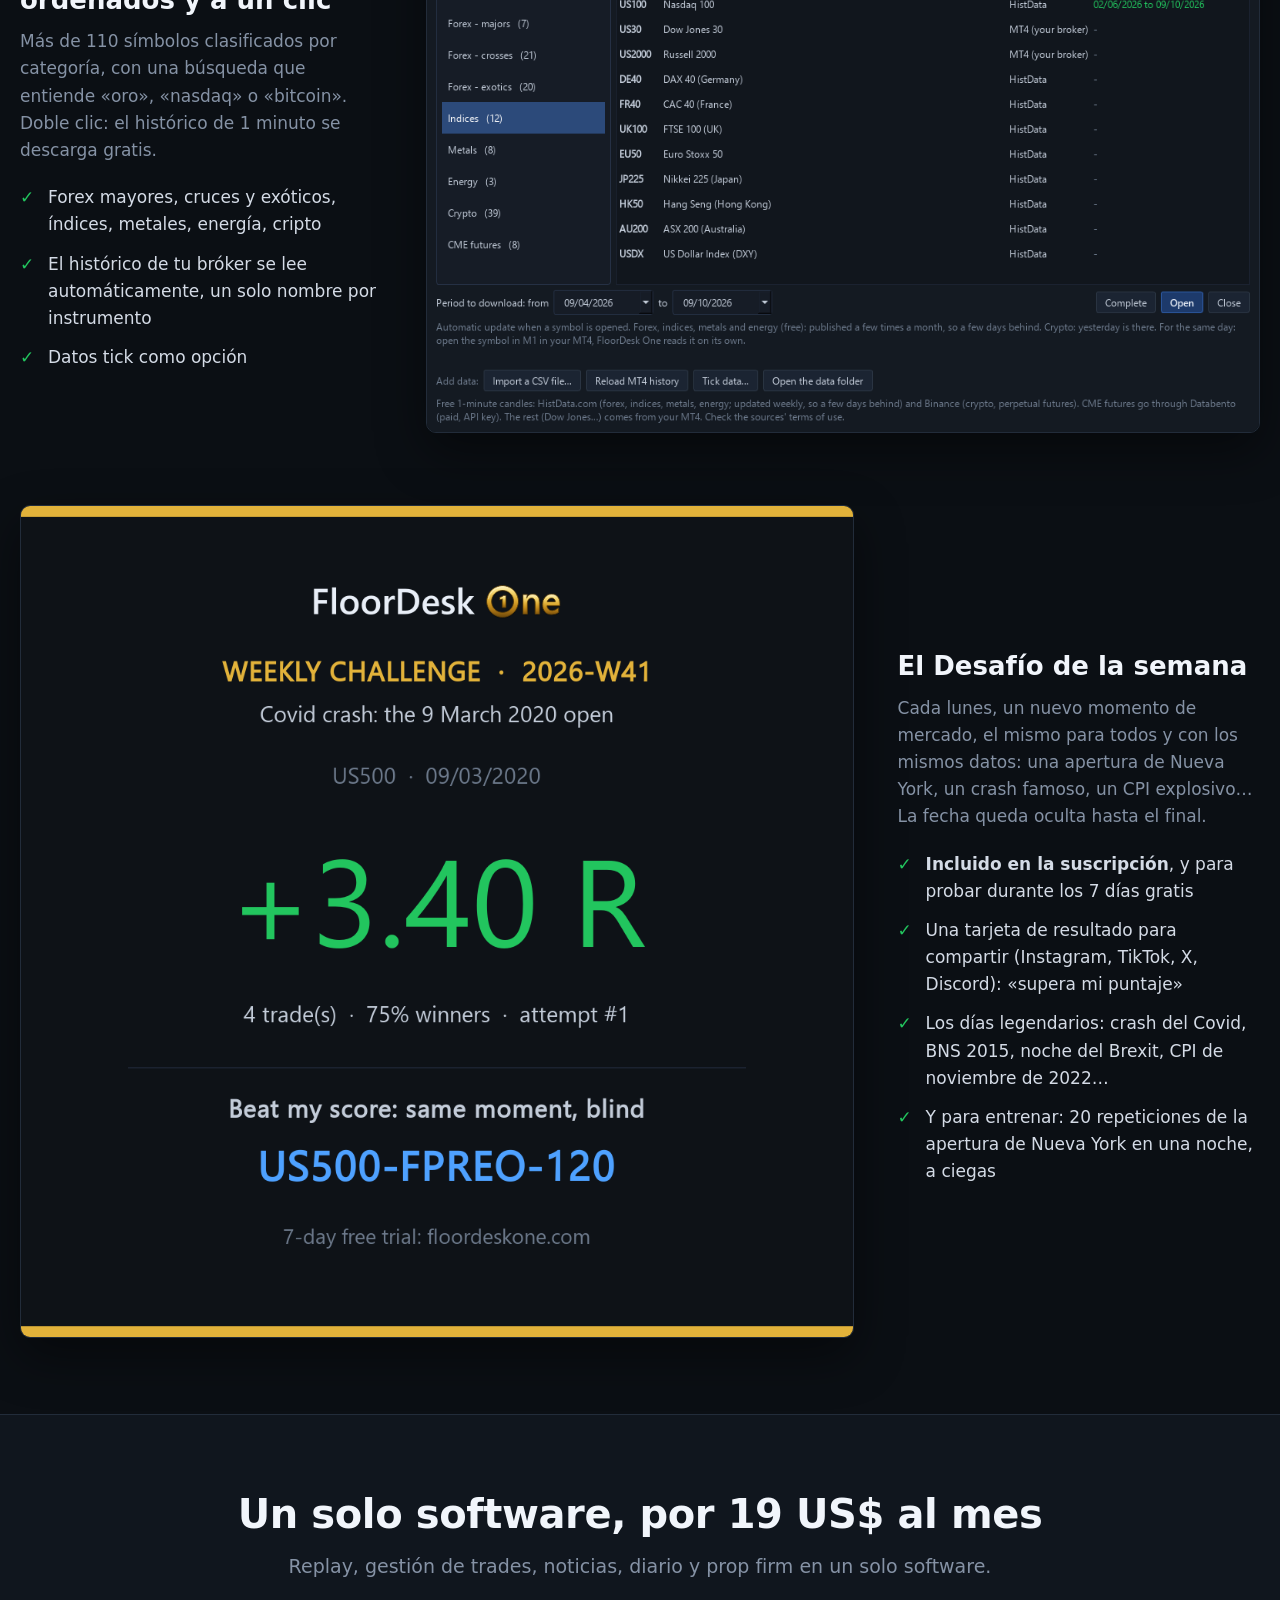
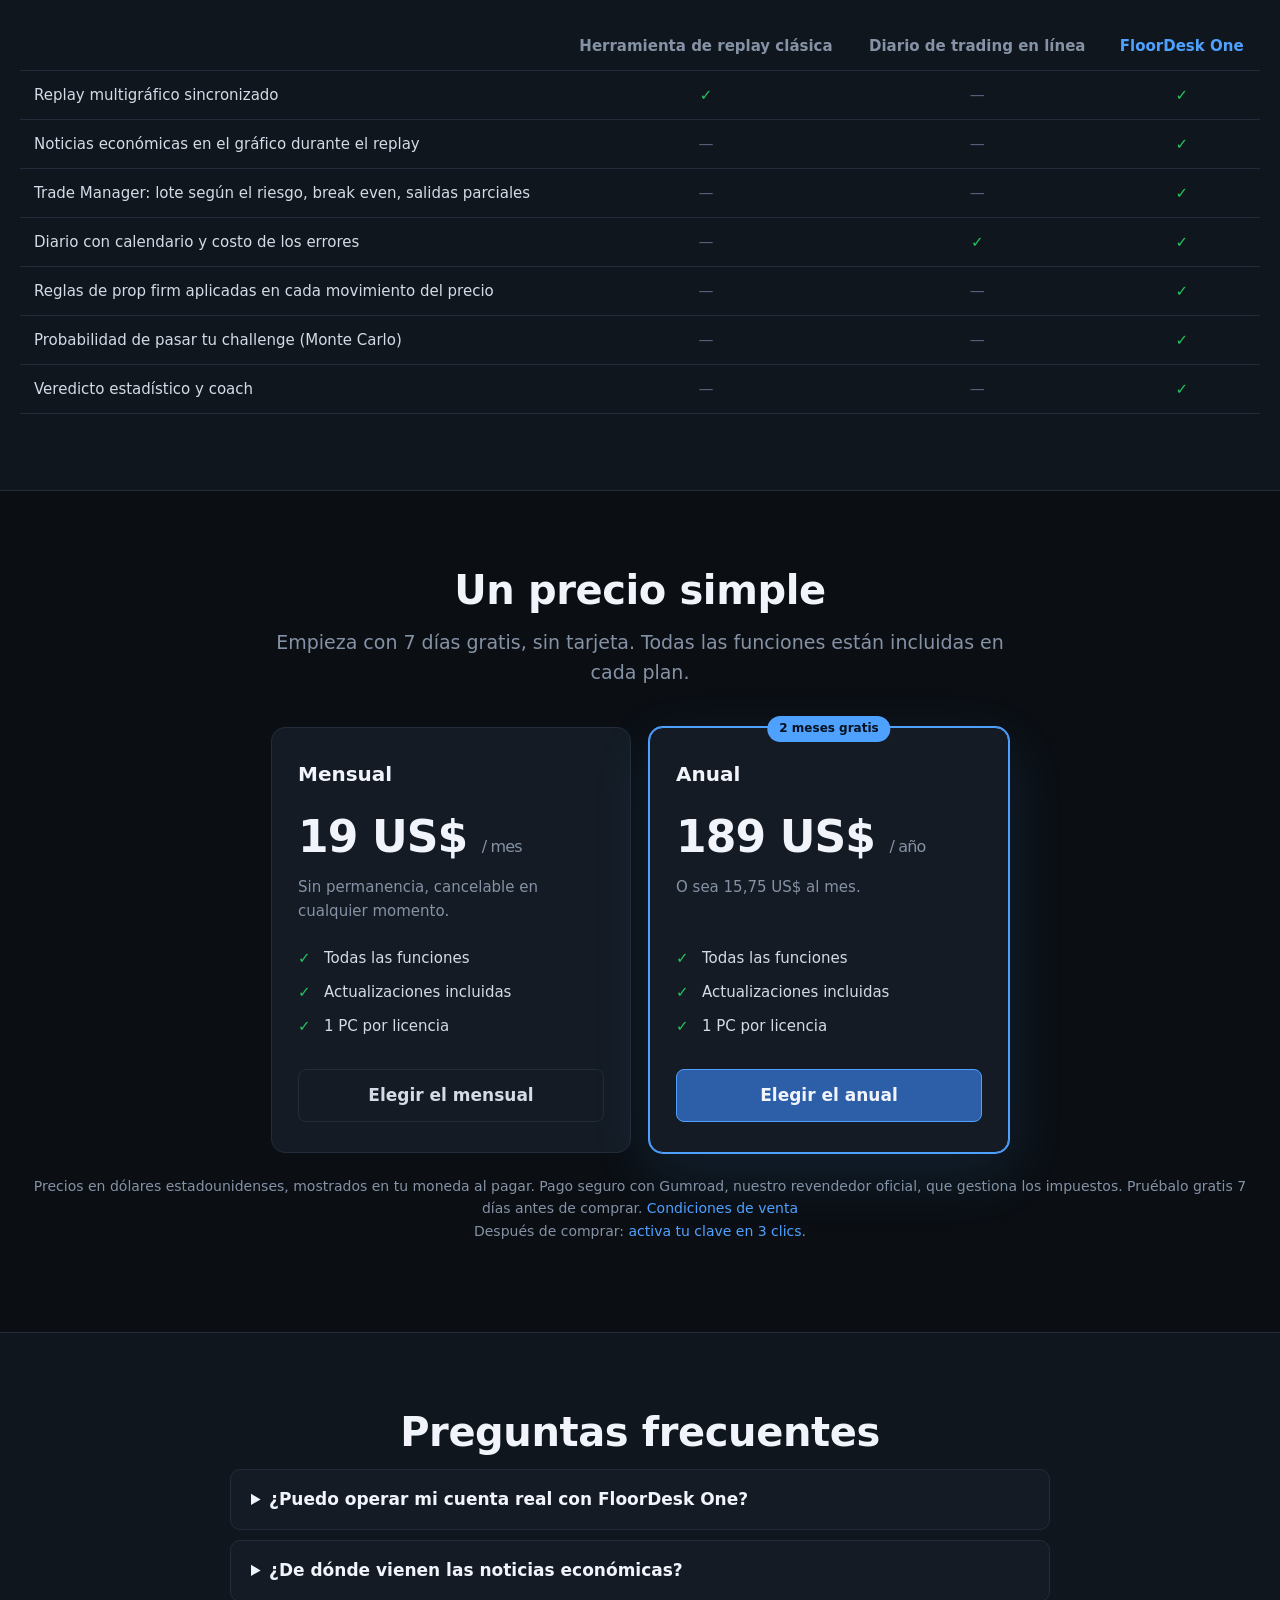
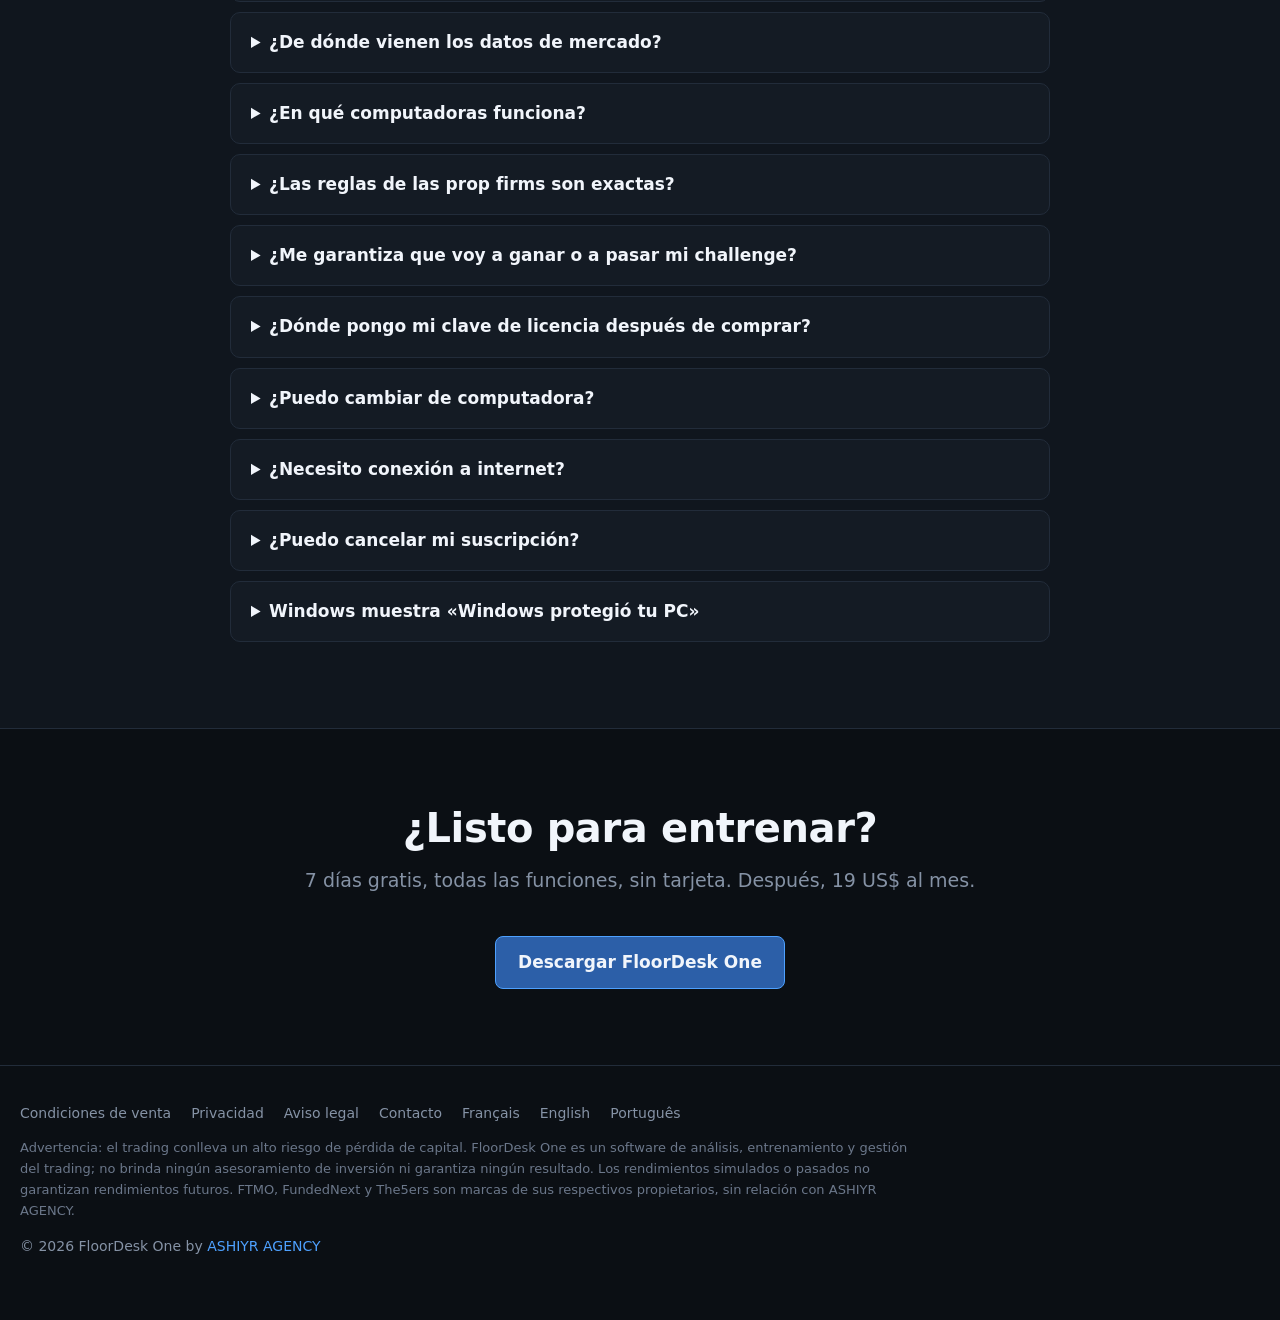
<file: es/index.html>
<!doctype html>
<html lang="es">
<head>
<meta charset="utf-8">
<meta name="viewport" content="width=device-width, initial-scale=1">
<title>FloorDesk One — ensaya tu challenge de prop firm antes de pagarlo</title>
<link rel="canonical" href="https://floordeskone.com/es/">
<link rel="alternate" hreflang="fr" href="https://floordeskone.com/">
<link rel="alternate" hreflang="en" href="https://floordeskone.com/en/">
<link rel="alternate" hreflang="pt-BR" href="https://floordeskone.com/pt/">
<link rel="alternate" hreflang="es" href="https://floordeskone.com/es/">
<link rel="alternate" hreflang="x-default" href="https://floordeskone.com/">
<meta name="description" content="Ensaya tu challenge de prop firm con las reglas reales en mercados pasados reales, mira exactamente qué te está costando y estima tus probabilidades antes de pagar. Software para Windows, 19 US$ al mes, prueba gratis de 7 días.">
<link rel="icon" href="../img/favicon.png">
<link rel="stylesheet" href="../style.css">
<meta property="og:title" content="FloorDesk One — ensaya tu challenge de prop firm antes de pagarlo">
<meta property="og:description" content="Las reglas reales de las prop firms en mercados pasados reales, un guardián que bloquea el trade que quemaría tu cuenta y un coach que te muestra qué te está costando. 19 US$ al mes.">
<meta property="og:image" content="../img/en/principal.png">
</head>
<body>

<header class="haut">
  <div class="conteneur">
    <a class="logo" href="index.html"><img src="../img/logo.png" alt="FloorDesk One" width="848" height="198"></a>
    <nav class="menu">
      <a href="#tout-en-un">4 en 1</a>
      <a href="#features">Funciones</a>
      <a href="#news">Noticias</a>
      <a href="#journal">Diario</a>
      <a href="#propfirm">Prop firm</a>
      <a href="#pricing">Precios</a>
      <a href="#faq">FAQ</a>
      <details class="langues"><summary><svg viewBox="0 0 3 2" aria-hidden="true"><rect width="3" height="2" fill="#AA151B"/><rect y=".5" width="3" height="1" fill="#F1BF00"/></svg><span>ES</span><svg class="fleche" viewBox="0 0 10 6" aria-hidden="true"><path d="M1 1l4 4 4-4" fill="none" stroke="currentColor" stroke-width="1.6"/></svg></summary><div class="liste"><a href="../index.html" hreflang="fr"><svg viewBox="0 0 3 2" aria-hidden="true"><rect width="1" height="2" fill="#0055A4"/><rect x="1" width="1" height="2" fill="#fff"/><rect x="2" width="1" height="2" fill="#EF4135"/></svg><span>Français</span></a><a href="../en/index.html" hreflang="en"><svg viewBox="0 0 60 30" aria-hidden="true"><rect width="60" height="30" fill="#012169"/><path d="M0,0 60,30M60,0 0,30" stroke="#fff" stroke-width="6"/><path d="M0,0 60,30M60,0 0,30" stroke="#C8102E" stroke-width="2"/><path d="M30,0v30M0,15h60" stroke="#fff" stroke-width="10"/><path d="M30,0v30M0,15h60" stroke="#C8102E" stroke-width="6"/></svg><span>English</span></a><a href="../pt/index.html" hreflang="pt"><svg viewBox="0 0 20 14" aria-hidden="true"><rect width="20" height="14" fill="#009C3B"/><path d="M10 1.6 18.4 7 10 12.4 1.6 7z" fill="#FFDF00"/><circle cx="10" cy="7" r="3.1" fill="#002776"/></svg><span>Português</span></a><a href="../es/index.html" hreflang="es" class="actif"><svg viewBox="0 0 3 2" aria-hidden="true"><rect width="3" height="2" fill="#AA151B"/><rect y=".5" width="3" height="1" fill="#F1BF00"/></svg><span>Español</span></a></div></details>
      <a class="bouton petit" data-essai href="https://ashiyr8.gumroad.com/l/floordesk-one-trial?wanted=true">Prueba gratis</a>
    </nav>
  </div>
</header>

<main>
<section class="accroche">
  <div class="conteneur">
    <h1>Ensaya tu challenge de prop firm <em>antes de pagarlo.</em></h1>
    <p class="sous">Haz el challenge en mercados pasados reales, con las reglas reales. Un guardián bloquea el trade que quemaría la cuenta, el Monte Carlo estima tus probabilidades y el coach te muestra exactamente qué te está costando. Paga el challenge real solo cuando estés listo. Para traders de CFD y prop firm (reglas de FTMO, FundedNext y The5ers incluidas).</p>
    <div class="actions">
      <a class="bouton" data-essai href="https://ashiyr8.gumroad.com/l/floordesk-one-trial?wanted=true">Descargar la prueba gratis</a>
      <a class="bouton second" href="#pricing">Ver precios</a>
    </div>
    <div class="note">19 US$ al mes · 7 días gratis sin tarjeta · Windows 10 y 11</div>
    <div class="capture-principale"><img src="../img/en/principal.png" alt="FloorDesk One: tres gráficos US100 sincronizados, un trade preparado con sus líneas de entrada, stop y objetivo, el guardián de prop firm que muestra cuánto costaría el stop, y el challenge FTMO" width="2000" height="1055"></div>
  </div>
</section>

<section id="tout-en-un">
  <div class="conteneur">
    <div class="centre">
      <h2>Cuatro respuestas antes de arriesgar el precio de un challenge</h2>
      <p class="chapeau">Cada herramienta responde a una pregunta que se hace todo trader de prop firm. Y trabajan juntas: los trades de tu entrenamiento van directo al diario, al coach y al Monte Carlo.</p>
    </div>
    <div class="grille quatre">
      <div class="carte outil"><a class="zoom" href="../img/en/principal.png" target="_blank" rel="noopener"><img src="../img/en/principal.png" alt="El replay" loading="lazy" width="2000" height="1055"></a><h3><span class="num">1</span>¿Estoy listo para las reglas reales?</h3><p><strong>El replay.</strong> Haz el challenge en mercados pasados reales, vela por vela, con los límites de la prop firm, las noticias económicas a su hora y un Trade Manager completo. El guardián bloquea el trade que quemaría la cuenta.</p></div>
      <div class="carte outil"><a class="zoom" href="../img/en/fiche.png" target="_blank" rel="noopener"><img src="../img/en/fiche.png" alt="El diario" loading="lazy" width="1100" height="938"></a><h3><span class="num">2</span>¿Qué hice de verdad?</h3><p><strong>El diario.</strong> Cada trade registrado solo, con sus capturas de entrada y de salida, tu setup, tu emoción y tus errores. Se acabó la hoja de cálculo después de la sesión.</p></div>
      <div class="carte outil"><a class="zoom" href="../img/en/analyse.png" target="_blank" rel="noopener"><img src="../img/en/analyse.png" alt="El coach" loading="lazy" width="2000" height="1055"></a><h3><span class="num">3</span>¿Qué me está costando?</h3><p><strong>El coach.</strong> Tu error más caro, las horas en que pierdes, las ganancias cortadas demasiado pronto y un veredicto honesto: ¿tu edge está probado, o todavía no?</p></div>
      <div class="carte outil"><a class="zoom" href="../img/en/montecarlo.png" target="_blank" rel="noopener"><img src="../img/en/montecarlo.png" alt="El Monte Carlo" loading="lazy" width="2000" height="1055"></a><h3><span class="num">4</span>¿Cuáles son mis probabilidades?</h3><p><strong>El Monte Carlo.</strong> Tus trades repetidos miles de veces con las reglas del challenge: tus probabilidades de pasarlo, de quemar la cuenta y el riesgo por trade que te da más opciones.</p></div>
    </div>
    <p class="egal centre">Las cuatro por menos que un solo challenge fallido: <strong>FloorDesk One, 19 US$ al mes</strong>.</p>
    <p class="centre"><a class="bouton" data-essai href="https://ashiyr8.gumroad.com/l/floordesk-one-trial?wanted=true">Pruébalo gratis 7 días</a></p>
  </div>
</section>

<section id="features" class="alt">
  <div class="conteneur">
    <h2>Todo tu entrenamiento en un solo lugar</h2>
    <p class="chapeau">Replay, gestión del riesgo, noticias, diario y estadísticas: se acabó hacer malabares
      con cinco herramientas.</p>
    <div class="grille">
      <div class="carte"><div class="icone">▦</div><h3>Gráficos multitemporalidad</h3>
        <p>De 1 a 4 gráficos sincronizados, de segundos a diario, Heikin Ashi, Renko, Range, gráficos de ticks.</p></div>
      <div class="carte"><div class="icone">▶</div><h3>Replay y en vivo</h3>
        <p>Haz replay de cualquier sesión vela por vela, hasta x3000. O entrena en vivo con los precios de tu bróker, con MetaTrader 5.</p></div>
      <div class="carte"><div class="icone">⚑</div><h3>Noticias económicas</h3>
        <p>NFP, CPI, decisiones de la Fed: cada noticia a su hora en el gráfico, desde 2010.</p></div>
      <div class="carte"><div class="icone">⚙</div><h3>Trade Manager</h3>
        <p>Lote calculado según tu riesgo, break even, stop dinámico, salidas parciales, órdenes limit y stop, comisión y swap.</p></div>
      <div class="carte"><div class="icone">📅</div><h3>Diario y calendario</h3>
        <p>Cada trade con sus capturas, su setup, tu emoción y tus errores. El mes de un vistazo.</p></div>
      <div class="carte"><div class="icone">✖</div><h3>Costo de tus errores</h3>
        <p>Entrada demasiado pronto, stop movido, trade de venganza: FloorDesk One calcula cuánto te costó cada error.</p></div>
      <div class="carte"><div class="icone">∑</div><h3>Análisis honesto</h3>
        <p>Esperanza matemática, veredicto estadístico, horas y días ganadores, coach: un edge se demuestra, no se siente.</p></div>
      <div class="carte"><div class="icone">⚖</div><h3>Challenge de prop firm</h3>
        <p>FTMO, FundedNext, The5ers o tus propias reglas, aplicadas en cada movimiento del precio, y tus probabilidades de pasar.</p></div>
      <div class="carte"><div class="icone">⌕</div><h3>Más de 110 símbolos</h3>
        <p>Forex, índices, metales, energía, cripto: histórico de 1 minuto descargado gratis, o tu propio histórico.</p></div>
    </div>
  </div>
</section>

<section id="news">
  <div class="conteneur">
    <div class="duo">
      <div><a class="zoom" href="../img/en/annonces.png" target="_blank" rel="noopener"><img src="../img/en/annonces.png" alt="Replay de US100: las noticias CPI y PPI marcadas en el gráfico, y la cuenta regresiva de la próxima noticia en el panel de trading" loading="lazy" width="1600" height="900"></a></div>
      <div>
        <h3>Las noticias económicas, como en el mercado real</h3>
        <p>El mercado no se mueve al azar: un banco central, el empleo o la inflación pueden darle la vuelta a todo.
          FloorDesk One marca cada noticia roja de las 8 grandes divisas a su hora exacta, durante tu replay.</p>
        <ul>
          <li>USD, EUR, GBP, JPY, CHF, CAD, AUD, NZD: bancos centrales, inflación, empleo, PIB, ventas minoristas</li>
          <li>Solo las noticias rojas (alto impacto): fechas oficiales desde 2010, y las próximas</li>
          <li>La cuenta regresiva de la próxima noticia en el panel de trading</li>
          <li>La regla «no operar alrededor de las noticias» de muchas prop firms, aplicada automáticamente</li>
          <li>Tus propias noticias además, si quieres</li>
        </ul>
      </div>
    </div>
  </div>
</section>

<section id="journal" class="alt">
  <div class="conteneur">
    <div class="centre">
      <h2>El diario que te dice la verdad</h2>
      <p class="chapeau">Cada trade se registra solo: capturas en la entrada y en la salida, peor y mejor momento,
        comisión y swap. Tú agregas tu setup, tu emoción y tus errores en dos clics.</p>
    </div>
    <div class="duo">
      <div><a class="zoom" href="../img/en/calendrier.png" target="_blank" rel="noopener"><img src="../img/en/calendrier.png" alt="Calendario del mes: resultado de cada día y de cada semana" loading="lazy" width="2000" height="1055"></a></div>
      <div>
        <h3>Tu mes de un vistazo</h3>
        <p>El calendario muestra lo que dejó cada día, el número de trades, el porcentaje de acierto y el total de
          la semana. Las malas rachas saltan a la vista.</p>
        <ul>
          <li>Resultados con costos incluidos, en dólares y en R</li>
          <li>Filtros por sesión, símbolo, challenge</li>
          <li>Exportación a Excel de todos tus trades</li>
        </ul>
      </div>
    </div>
    <div class="duo inverse">
      <div><a class="zoom" href="../img/en/fiche.png" target="_blank" rel="noopener"><img src="../img/en/fiche.png" alt="Ficha de un trade: capturas, setup, cumplimiento del plan, emoción, errores marcados y nota" loading="lazy" width="1100" height="938"></a></div>
      <div>
        <h3>Cada trade, al detalle</h3>
        <p>La ficha de un trade reúne sus dos capturas, su resultado, su peor y su mejor momento. Marca tus errores,
          anota lo que deberías haber hecho y vuelve a verlo en los gráficos con un clic.</p>
        <ul>
          <li>Setup, cumplimiento del plan (A / B / C), emoción</li>
          <li>Errores para marcar: entrada demasiado pronto, stop movido, salida demasiado pronto… lista configurable</li>
          <li>«Ver en los gráficos» te lleva de vuelta al momento del trade</li>
        </ul>
      </div>
    </div>
    <div class="paire">
      <figure style="margin:0"><a class="zoom" href="../img/en/erreurs.png" target="_blank" rel="noopener"><img src="../img/en/erreurs.png" alt="Costo de los errores: cuánto costó cada error" loading="lazy" width="2000" height="1055"></a>
        <figcaption>El costo de cada error, y tu resultado si no los hubieras cometido.</figcaption></figure>
      <figure style="margin:0"><a class="zoom" href="../img/en/heures.png" target="_blank" rel="noopener"><img src="../img/en/heures.png" alt="Cuadrícula horas x días: dónde ganas, dónde pierdes" loading="lazy" width="2000" height="1055"></a>
        <figcaption>Las horas y los días en los que ganas… y en los que mejor no operar.</figcaption></figure>
    </div>
    <div class="duo">
      <div><a class="zoom" href="../img/en/analyse.png" target="_blank" rel="noopener"><img src="../img/en/analyse.png" alt="Análisis: esperanza matemática, veredicto estadístico y coach" loading="lazy" width="2000" height="1055"></a></div>
      <div>
        <h3>Un veredicto que no te miente</h3>
        <p>Con 20 trades, cualquiera puede mostrar un buen resultado. FloorDesk One calcula el rango de tu esperanza matemática
          y solo habla de edge si está demostrado estadísticamente.</p>
        <ul>
          <li>Resultados por setup, hora, día, dirección, emoción</li>
          <li>El coach: lo que tus trades dicen de tu forma de operar, y tu error más caro</li>
          <li>Trades ambiguos señalados: el replay nunca es más amable que el mercado</li>
        </ul>
      </div>
    </div>
    <p class="note-demo centre">Capturas hechas con trades de demostración, no con resultados reales.</p>
  </div>
</section>

<section id="propfirm">
  <div class="conteneur">
    <div class="duo">
      <div><a class="zoom" href="../img/en/montecarlo.png" target="_blank" rel="noopener"><img src="../img/en/montecarlo.png" alt="Monte Carlo: probabilidad de pasar el challenge según el riesgo por trade" loading="lazy" width="2000" height="1055"></a></div>
      <div>
        <h3>Prop firm: las reglas reales, y tus probabilidades reales</h3>
        <p>Elige FTMO, FundedNext, The5ers o configura tu propio challenge: FloorDesk One aplica cada regla en cada movimiento
          del precio, flotante incluido. Luego el Monte Carlo vuelve a jugar tus trades miles de veces.</p>
        <ul>
          <li>Drawdown estático, dinámico o de fin de día, pérdida máxima diaria, consistencia</li>
          <li>El precio exacto que quemaría tu cuenta, marcado en el gráfico</li>
          <li>Tu porcentaje de éxito, y el riesgo por trade que te da más probabilidades</li>
          <li>Sabes cuántos intentos pagados prever antes de gastar 1 €</li>
        </ul>
      </div>
    </div>
    <div class="duo inverse">
      <div><a class="zoom" href="../img/en/symboles.png" target="_blank" rel="noopener"><img src="../img/en/symboles.png" alt="Ventana de símbolos: forex, índices, metales, energía, cripto, con búsqueda" loading="lazy" width="1250" height="800"></a></div>
      <div>
        <h3>Todos los mercados, ordenados y a un clic</h3>
        <p>Más de 110 símbolos clasificados por categoría, con una búsqueda que entiende «oro», «nasdaq» o «bitcoin».
          Doble clic: el histórico de 1 minuto se descarga gratis.</p>
        <ul>
          <li>Forex mayores, cruces y exóticos, índices, metales, energía, cripto</li>
          <li>El histórico de tu bróker se lee automáticamente, un solo nombre por instrumento</li>
          <li>Datos tick como opción</li>
        </ul>
      </div>
    </div>
    <div class="duo">
      <div><a class="zoom" href="../img/en/carte.png" target="_blank" rel="noopener"><img src="../img/en/carte.png" alt="Tarjeta de resultado de una repetición con su código de reto" loading="lazy" width="1080" height="1080"></a></div>
      <div>
        <h3>El Desafío de la semana</h3>
        <p>Cada lunes, un nuevo momento de mercado, el mismo para todos y con los mismos datos: una apertura de Nueva York,
          un crash famoso, un CPI explosivo… La fecha queda oculta hasta el final.</p>
        <ul>
          <li><strong>Incluido en la suscripción</strong>, y para probar durante los 7 días gratis</li>
          <li>Una tarjeta de resultado para compartir (Instagram, TikTok, X, Discord): «supera mi puntaje»</li>
          <li>Los días legendarios: crash del Covid, BNS 2015, noche del Brexit, CPI de noviembre de 2022…</li>
          <li>Y para entrenar: 20 repeticiones de la apertura de Nueva York en una noche, a ciegas</li>
        </ul>
      </div>
    </div>
  </div>
</section>

<section class="alt">
  <div class="conteneur centre">
    <h2>Un solo software, por 19 US$ al mes</h2>
    <p class="chapeau">Replay, gestión de trades, noticias, diario y prop firm en un solo software.</p>
    <div class="tableau-defile" style="margin-top:34px">
    <table class="comparatif">
      <thead><tr><th></th><th>Herramienta de replay clásica</th><th>Diario de trading en línea</th><th class="nous">FloorDesk One</th></tr></thead>
      <tbody>
        <tr><td>Replay multigráfico sincronizado</td><td class="oui">✓</td><td class="non">—</td><td class="oui">✓</td></tr>
        <tr><td>Noticias económicas en el gráfico durante el replay</td><td class="non">—</td><td class="non">—</td><td class="oui">✓</td></tr>
        <tr><td>Trade Manager: lote según el riesgo, break even, salidas parciales</td><td class="non">—</td><td class="non">—</td><td class="oui">✓</td></tr>
        <tr><td>Diario con calendario y costo de los errores</td><td class="non">—</td><td class="oui">✓</td><td class="oui">✓</td></tr>
        <tr><td>Reglas de prop firm aplicadas en cada movimiento del precio</td><td class="non">—</td><td class="non">—</td><td class="oui">✓</td></tr>
        <tr><td>Probabilidad de pasar tu challenge (Monte Carlo)</td><td class="non">—</td><td class="non">—</td><td class="oui">✓</td></tr>
        <tr><td>Veredicto estadístico y coach</td><td class="non">—</td><td class="non">—</td><td class="oui">✓</td></tr>
      </tbody>
    </table>
    </div>
  </div>
</section>

<section id="pricing">
  <div class="conteneur">
    <div class="centre">
      <h2>Un precio simple</h2>
      <p class="chapeau">Empieza con 7 días gratis, sin tarjeta. Todas las funciones están incluidas en cada plan.</p>
    </div>
    <div class="tarifs deux">
      <div class="tarif">
        <h3>Mensual</h3>
        <div class="prix">19 US$ <small>/ mes</small></div>
        <div class="detail">Sin permanencia, cancelable en cualquier momento.</div>
        <ul><li>Todas las funciones</li><li>Actualizaciones incluidas</li><li>1 PC por licencia</li></ul>
        <a class="bouton second" href="https://ashiyr8.gumroad.com/l/floordesk-one?option=DutAdViiM4jwb1NX45pwtg%3D%3D&wanted=true&recurrence=monthly">Elegir el mensual</a>
      </div>
      <div class="tarif vedette" data-badge="2 meses gratis">
        <h3>Anual</h3>
        <div class="prix">189 US$ <small>/ año</small></div>
        <div class="detail">O sea 15,75 US$ al mes.</div>
        <ul><li>Todas las funciones</li><li>Actualizaciones incluidas</li><li>1 PC por licencia</li></ul>
        <a class="bouton" href="https://ashiyr8.gumroad.com/l/floordesk-one?option=DutAdViiM4jwb1NX45pwtg%3D%3D&wanted=true&recurrence=yearly">Elegir el anual</a>
      </div>
    </div>
    <p class="mention-tarif">Precios en dólares estadounidenses, mostrados en tu moneda al pagar. Pago seguro con Gumroad, nuestro revendedor oficial, que gestiona los impuestos.
      Pruébalo gratis 7 días antes de comprar. <a href="legal.html#terms">Condiciones de venta</a><br>Después de comprar: <a href="../telecharger/?lang=es#activer">activa tu clave en 3 clics</a>.</p>
  </div>
</section>

<section id="faq" class="alt">
  <div class="conteneur" style="max-width:860px">
    <h2 class="centre">Preguntas frecuentes</h2>
    <details><summary>¿Puedo operar mi cuenta real con FloorDesk One?</summary>
      <p>Todavía no. FloorDesk One es un software de entrenamiento: en replay y en vivo, tus órdenes son simuladas, sin
        dinero real. En vivo, ves los precios reales de tu bróker gracias a MetaTrader 5 (instalado en tu PC, basta una
        demo gratuita). Sigues usando tu plataforma habitual para tus órdenes reales.</p></details>
    <details><summary>¿De dónde vienen las noticias económicas?</summary>
      <p>De los calendarios oficiales de cada país: bancos centrales (Fed, BCE, Banco de Inglaterra, Banco de Japón,
        BNS, Banco de Canadá, RBA, RBNZ) e institutos de estadística. Las fechas van de 2010 al año que viene. Puedes
        agregar tus propias noticias.</p></details>
    <details><summary>¿De dónde vienen los datos de mercado?</summary>
      <p>La ventana Símbolos descarga gratis el histórico de 1 minuto de más de 110 símbolos (forex, índices, metales,
        energía, cripto). FloorDesk One también lee el histórico de la plataforma de tu bróker y archivos CSV y, como
        opción, datos tick. En vivo, los precios vienen de tu bróker por MetaTrader 5, y la cripto de
        Binance.</p></details>
    <details><summary>¿En qué computadoras funciona?</summary>
      <p>Windows 10 y 11 (64 bits). Por ahora no hay versión para Mac.</p></details>
    <details><summary>¿Las reglas de las prop firms son exactas?</summary>
      <p>Los modelos de FTMO, FundedNext y The5ers siguen sus reglas principales, y todo se puede modificar. Las prop
        firms cambian sus condiciones con frecuencia: verifícalas siempre en su sitio web antes de un challenge real.</p></details>
    <details><summary>¿Me garantiza que voy a ganar o a pasar mi challenge?</summary>
      <p>No. FloorDesk One es un software de análisis y de entrenamiento: te muestra con honestidad lo que valen
        tus trades y tus probabilidades. Los resultados simulados o pasados no garantizan resultados futuros.</p></details>
    <details><summary>¿Dónde pongo mi clave de licencia después de comprar?</summary>
      <p>En FloorDesk One: botón <strong>?</strong> arriba a la derecha → <strong>Licencia...</strong>, pega la clave recibida por email y haz clic en <strong>Activar</strong>. <a href="../telecharger/?lang=es#activer">Ver con imágenes</a>.</p></details>
    <details><summary>¿Puedo cambiar de computadora?</summary>
      <p>Una licencia funciona en 1 PC a la vez. Para cambiar de computadora, libera la licencia desde el menú ? → Licencia.</p></details>
    <details><summary>¿Necesito conexión a internet?</summary>
      <p>Para descargar el histórico, sí. El replay, el diario y el análisis funcionan sin conexión: la licencia
        se verifica una vez por semana, y puedes trabajar hasta 14 días sin internet.</p></details>
    <details><summary>¿Puedo cancelar mi suscripción?</summary>
      <p>Sí, en cualquier momento, con un clic desde el email de tu compra. Conservas el acceso hasta el final del período
        ya pagado, sin ningún otro cobro. Los 7 días de prueba gratis sirven para probarlo todo antes de comprar.</p></details>
    <details><summary>Windows muestra «Windows protegió tu PC»</summary>
      <p>Es normal con un software reciente. Haz clic en «Más información» y luego en «Ejecutar de todas formas».</p></details>
  </div>
</section>

<section>
  <div class="conteneur centre">
    <h2>¿Listo para entrenar?</h2>
    <p class="chapeau">7 días gratis, todas las funciones, sin tarjeta. Después, 19 US$ al mes.</p>
    <a class="bouton" data-essai href="https://ashiyr8.gumroad.com/l/floordesk-one-trial?wanted=true">Descargar FloorDesk One</a>
  </div>
</section>
</main>

<footer>
  <div class="conteneur">
    <div class="liens">
      <a href="legal.html#terms">Condiciones de venta</a>
      <a href="legal.html#privacy">Privacidad</a>
      <a href="legal.html#legal-notice">Aviso legal</a>
      <a href="mailto:contact@floordeskone.com">Contacto</a>
      <a href="../index.html">Français</a>
      <a href="../en/index.html">English</a>
      <a href="../pt/index.html">Português</a>
    </div>
    <p class="avertissement">Advertencia: el trading conlleva un alto riesgo de pérdida de capital. FloorDesk One es un
      software de análisis, entrenamiento y gestión del trading; no brinda ningún asesoramiento de inversión ni
      garantiza ningún resultado. Los rendimientos simulados o pasados no garantizan rendimientos futuros. FTMO,
      FundedNext y The5ers son marcas de sus respectivos propietarios, sin relación con ASHIYR AGENCY.</p>
    <p>© 2026 FloorDesk One by <a href="https://ashiyr-agency.com" rel="noopener">ASHIYR AGENCY</a></p>
  </div>
</footer>
<script>document.addEventListener("click",function(e){document.querySelectorAll("details.langues[open]").forEach(function(d){if(!d.contains(e.target))d.removeAttribute("open")})});</script>
<script src="../essai.js"></script>
</body>
</html>
</file>
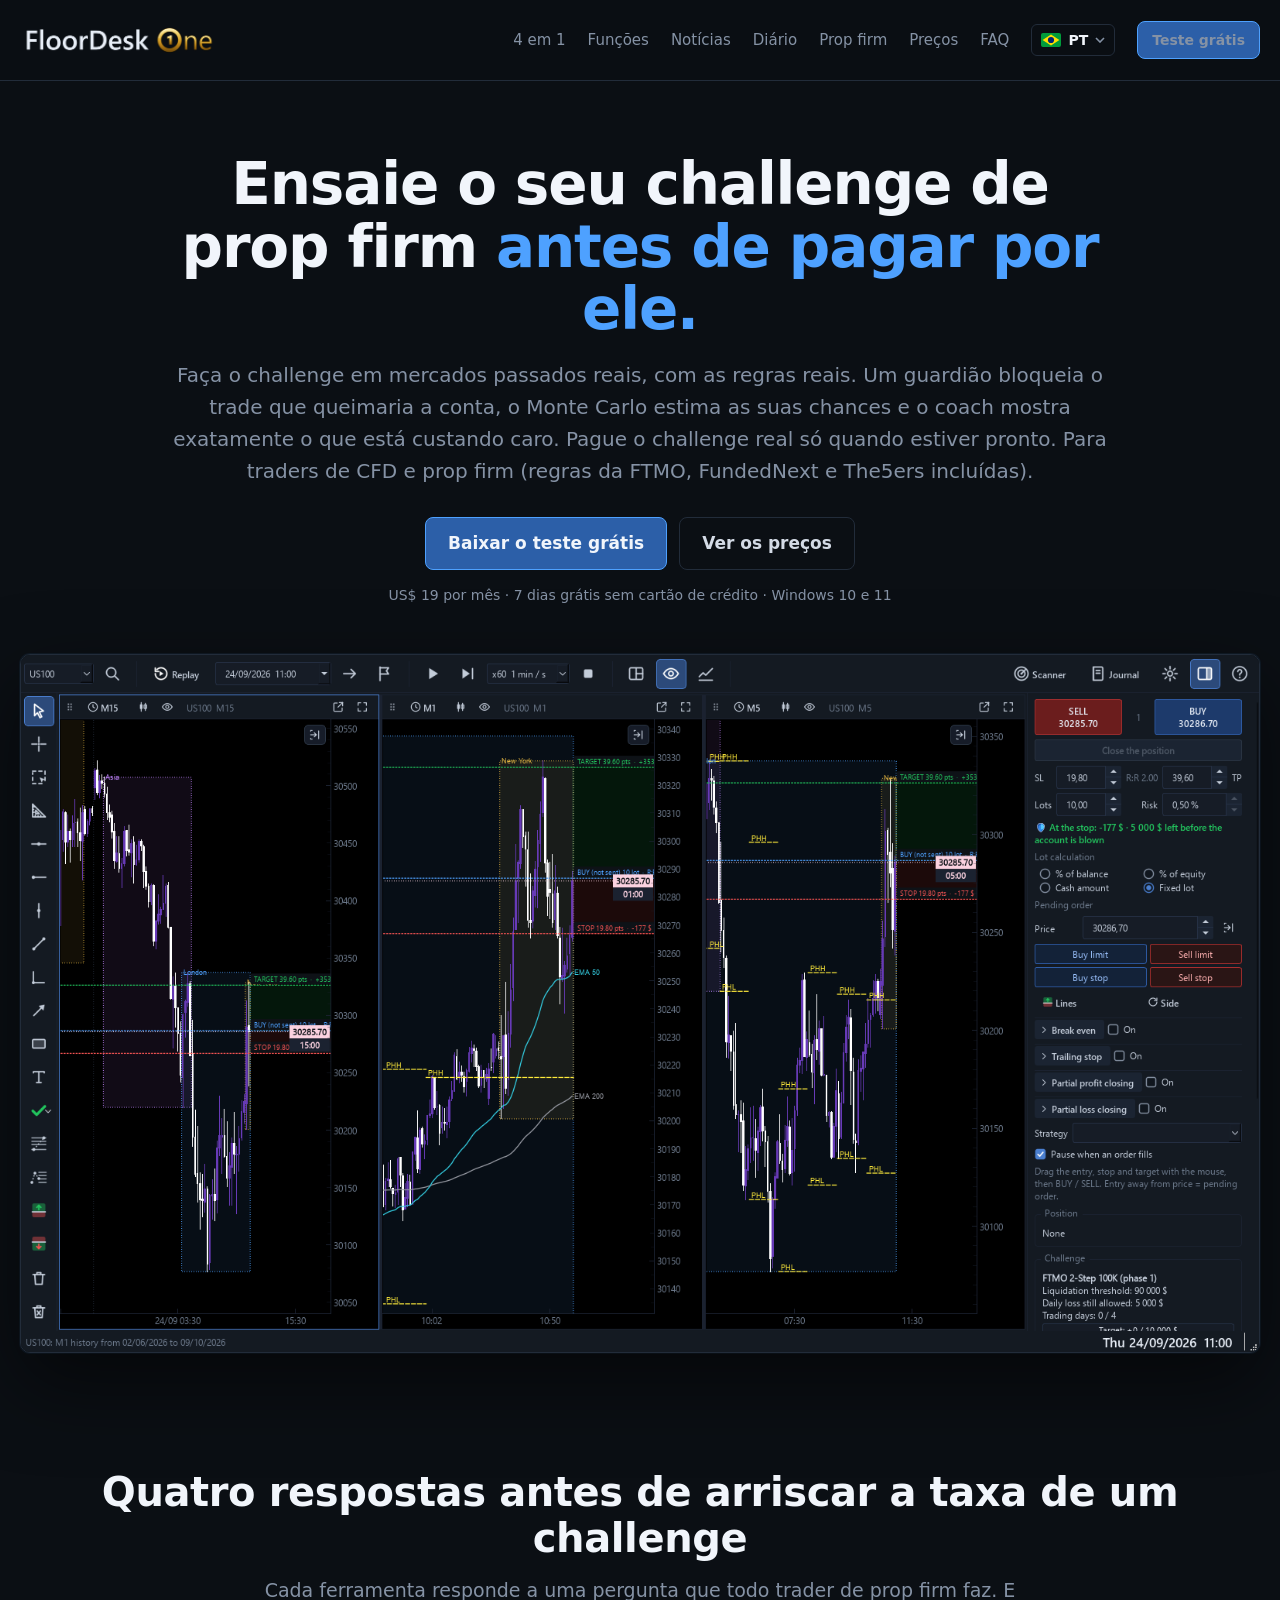
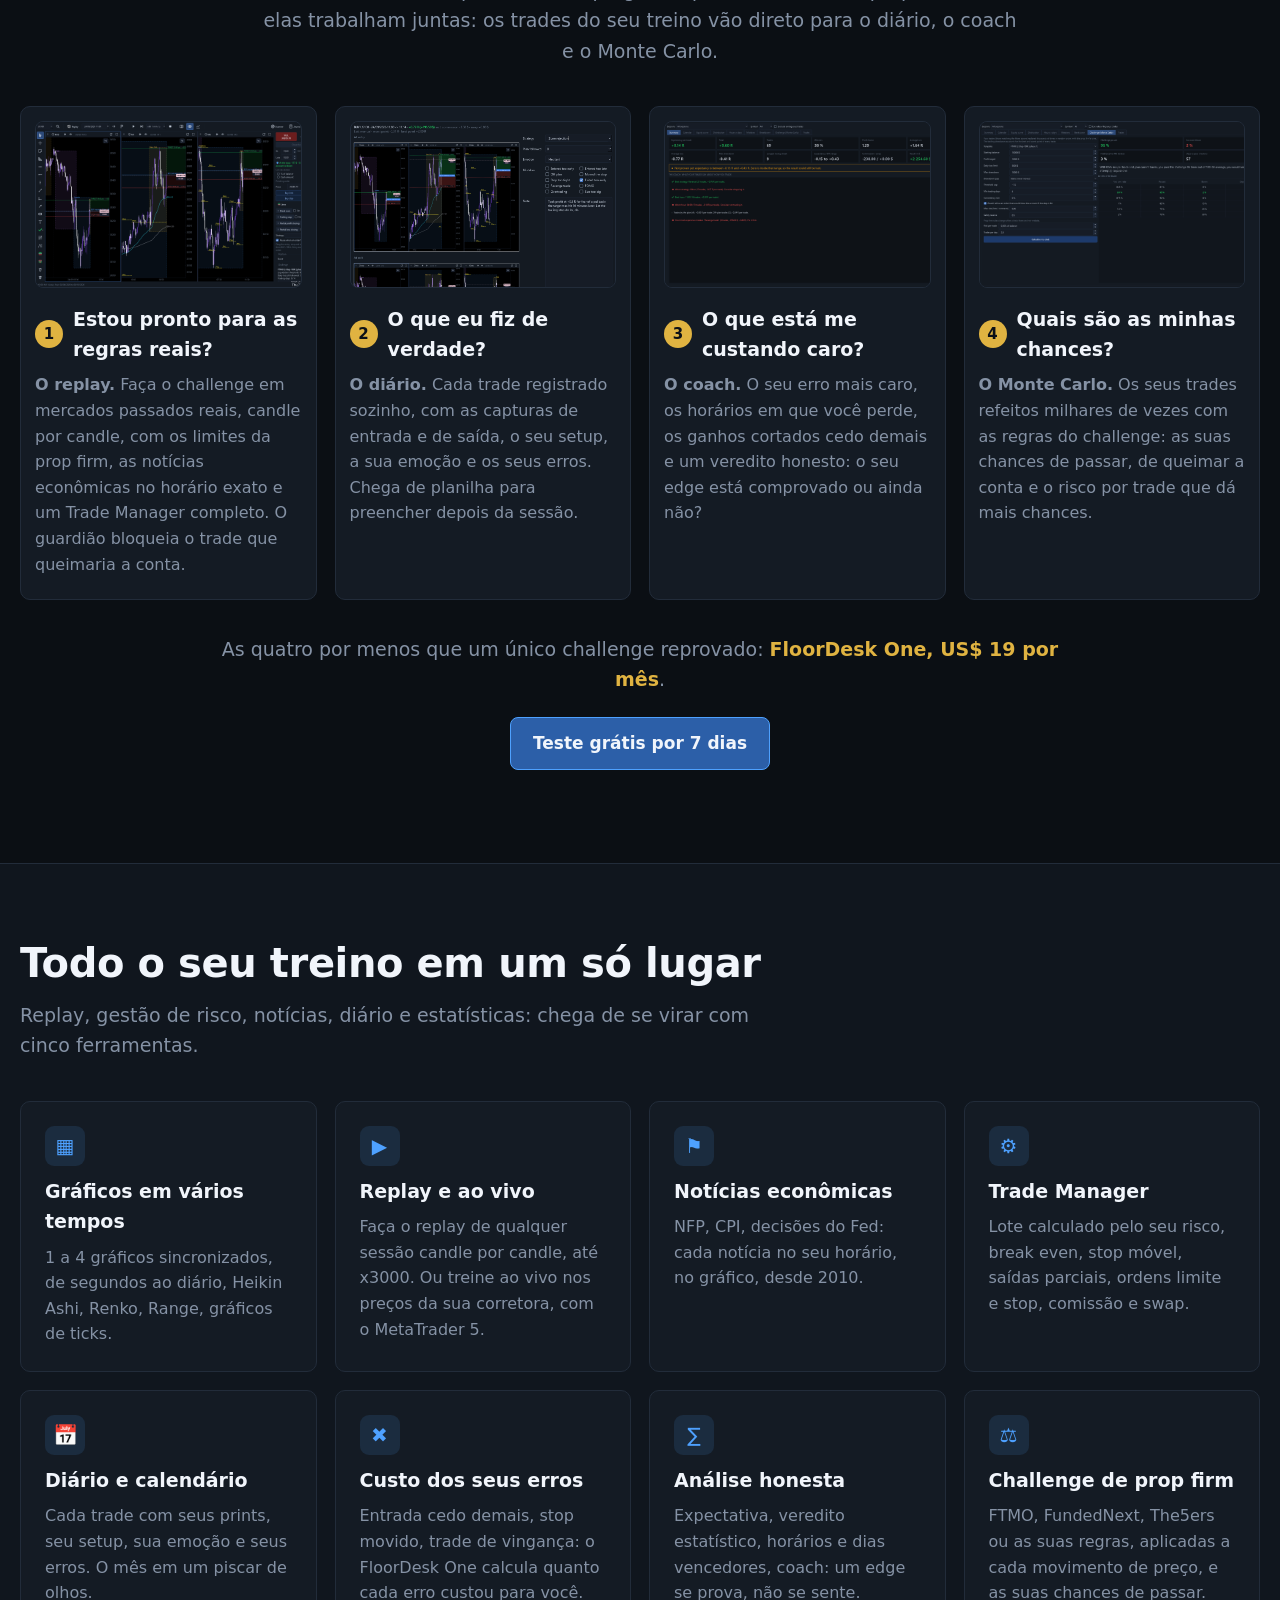
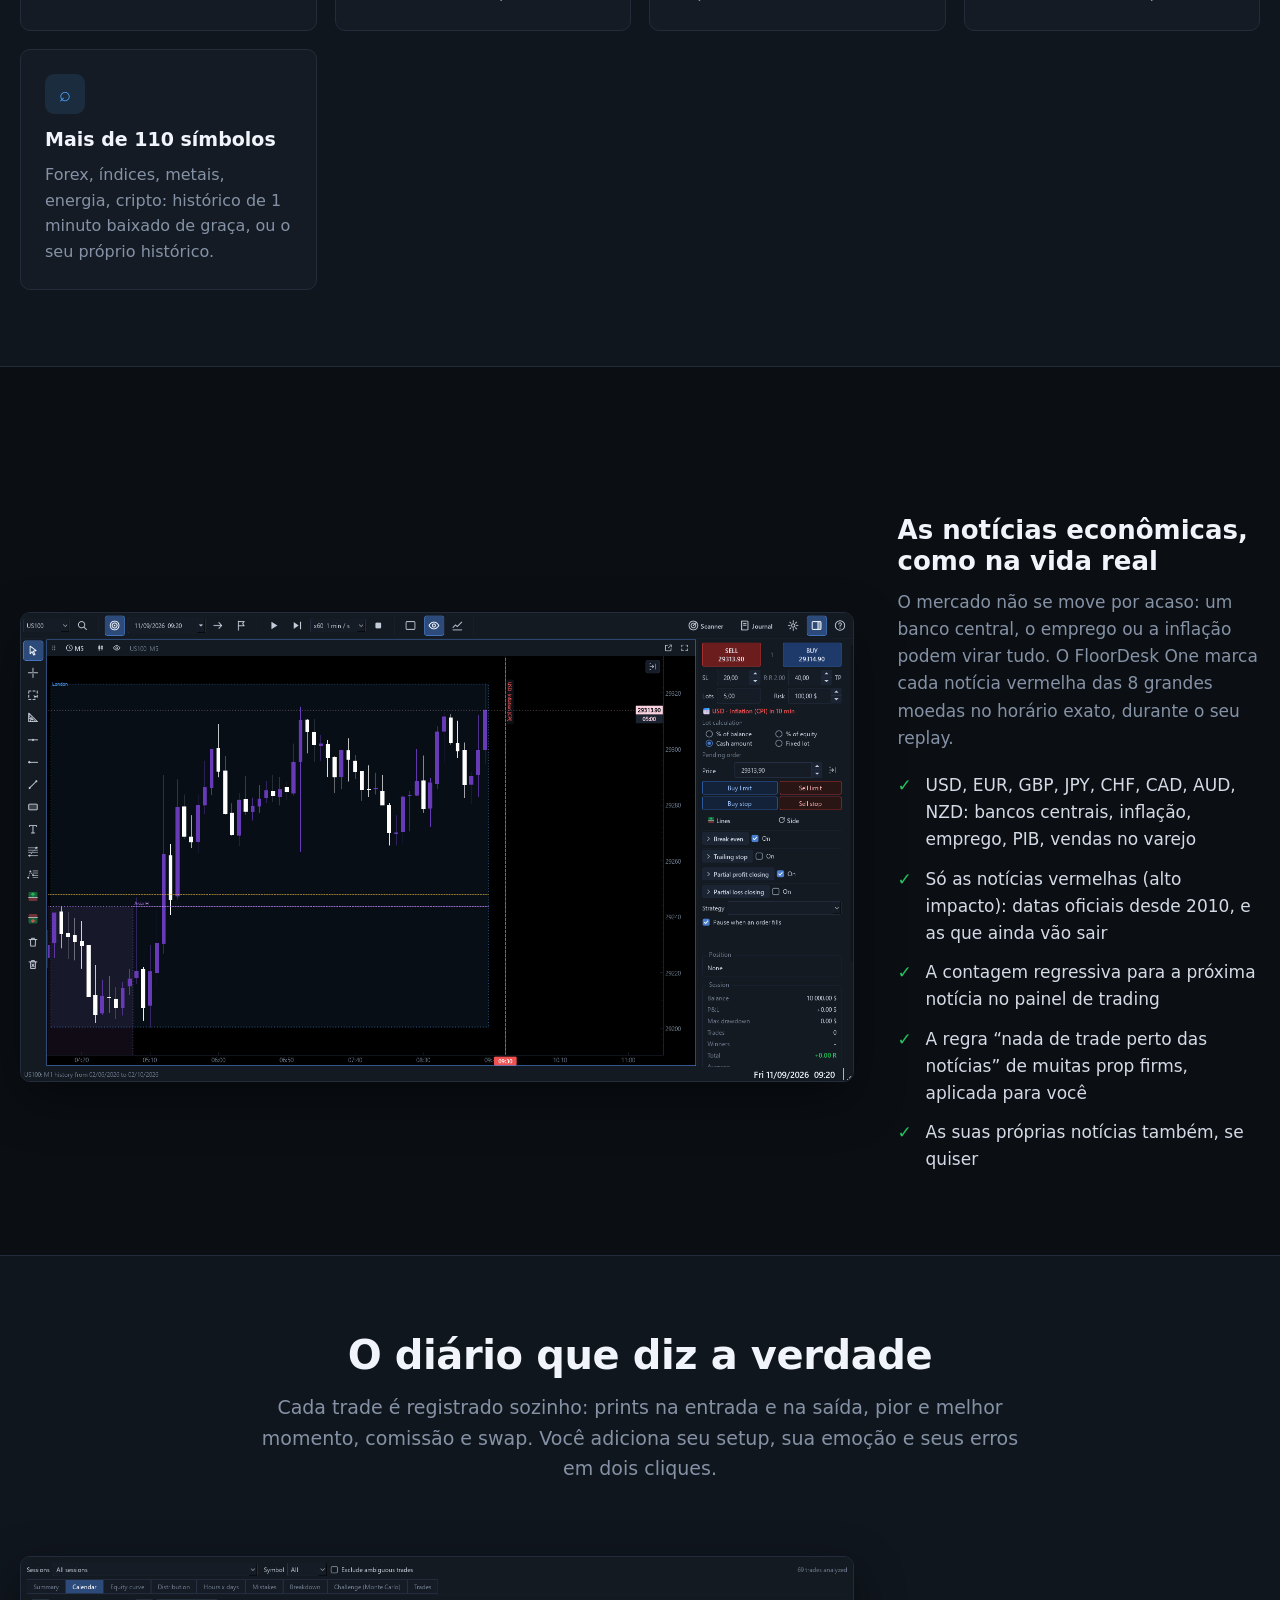
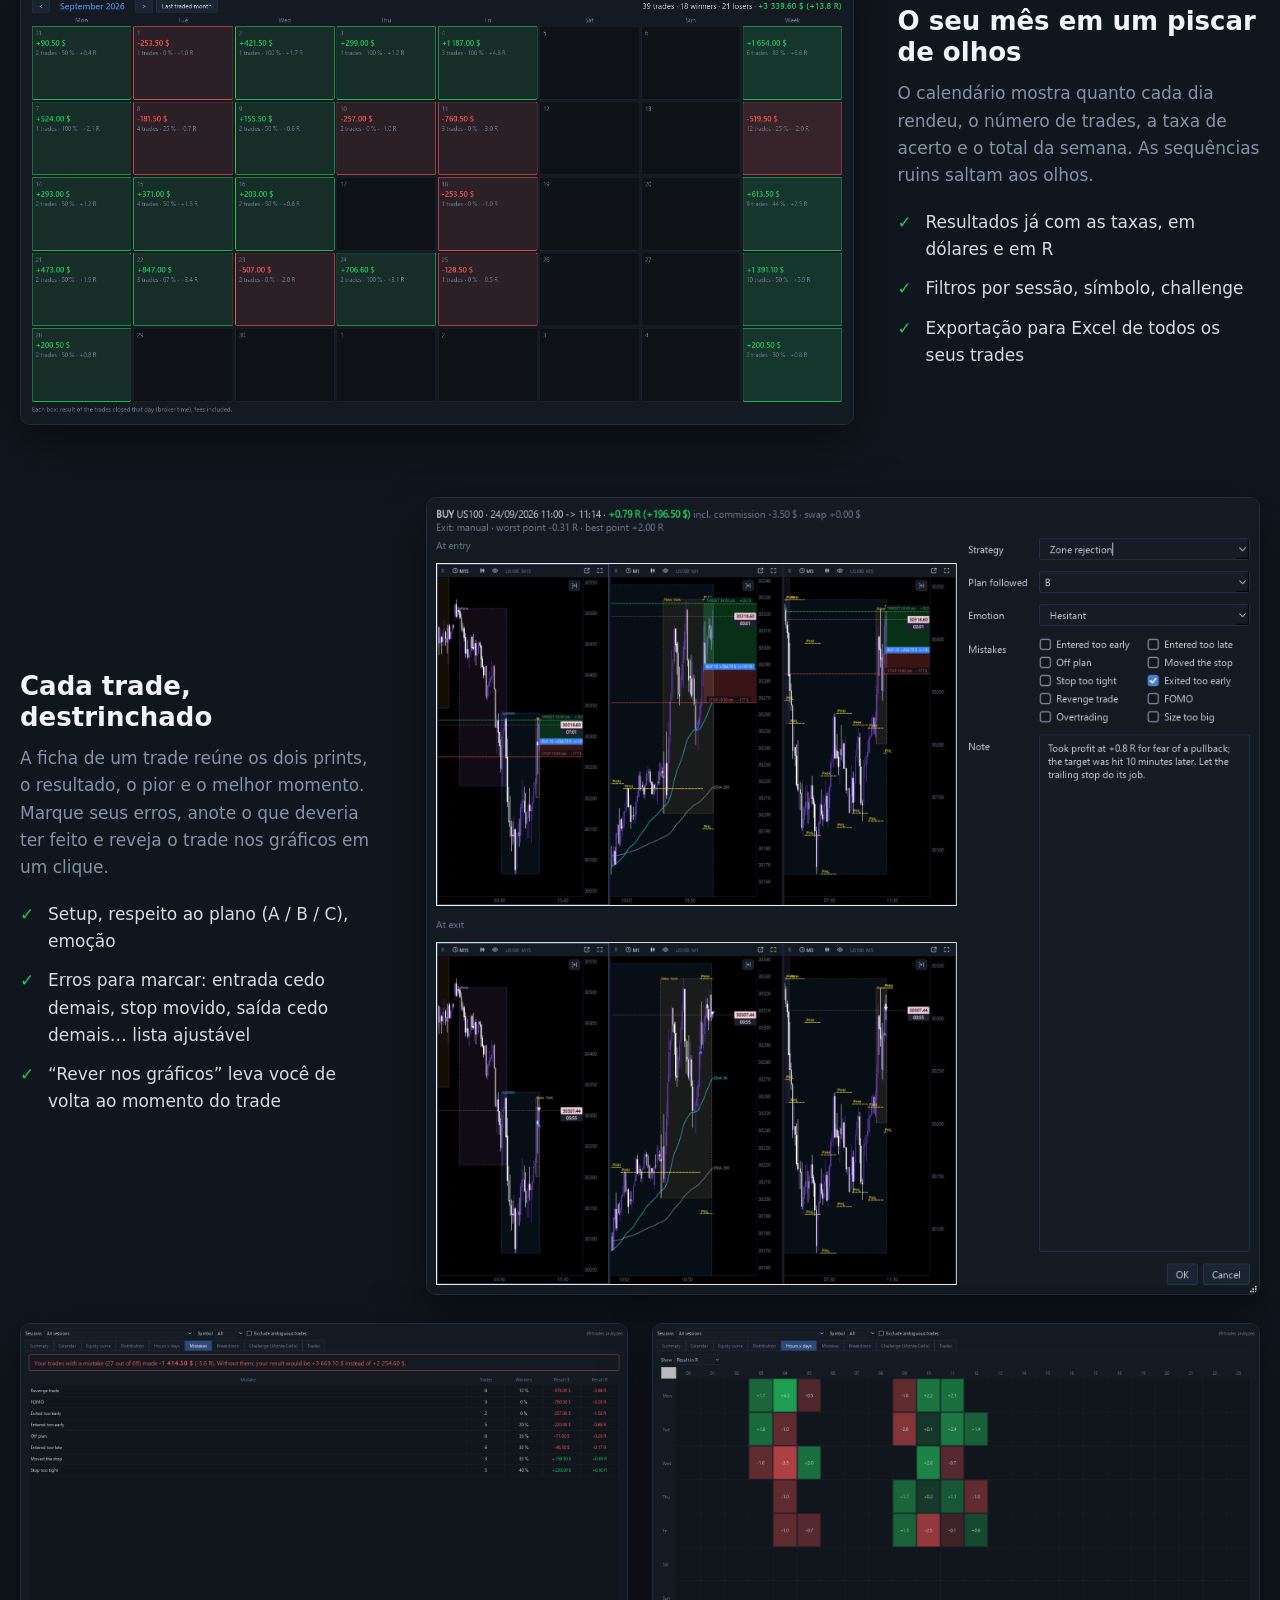
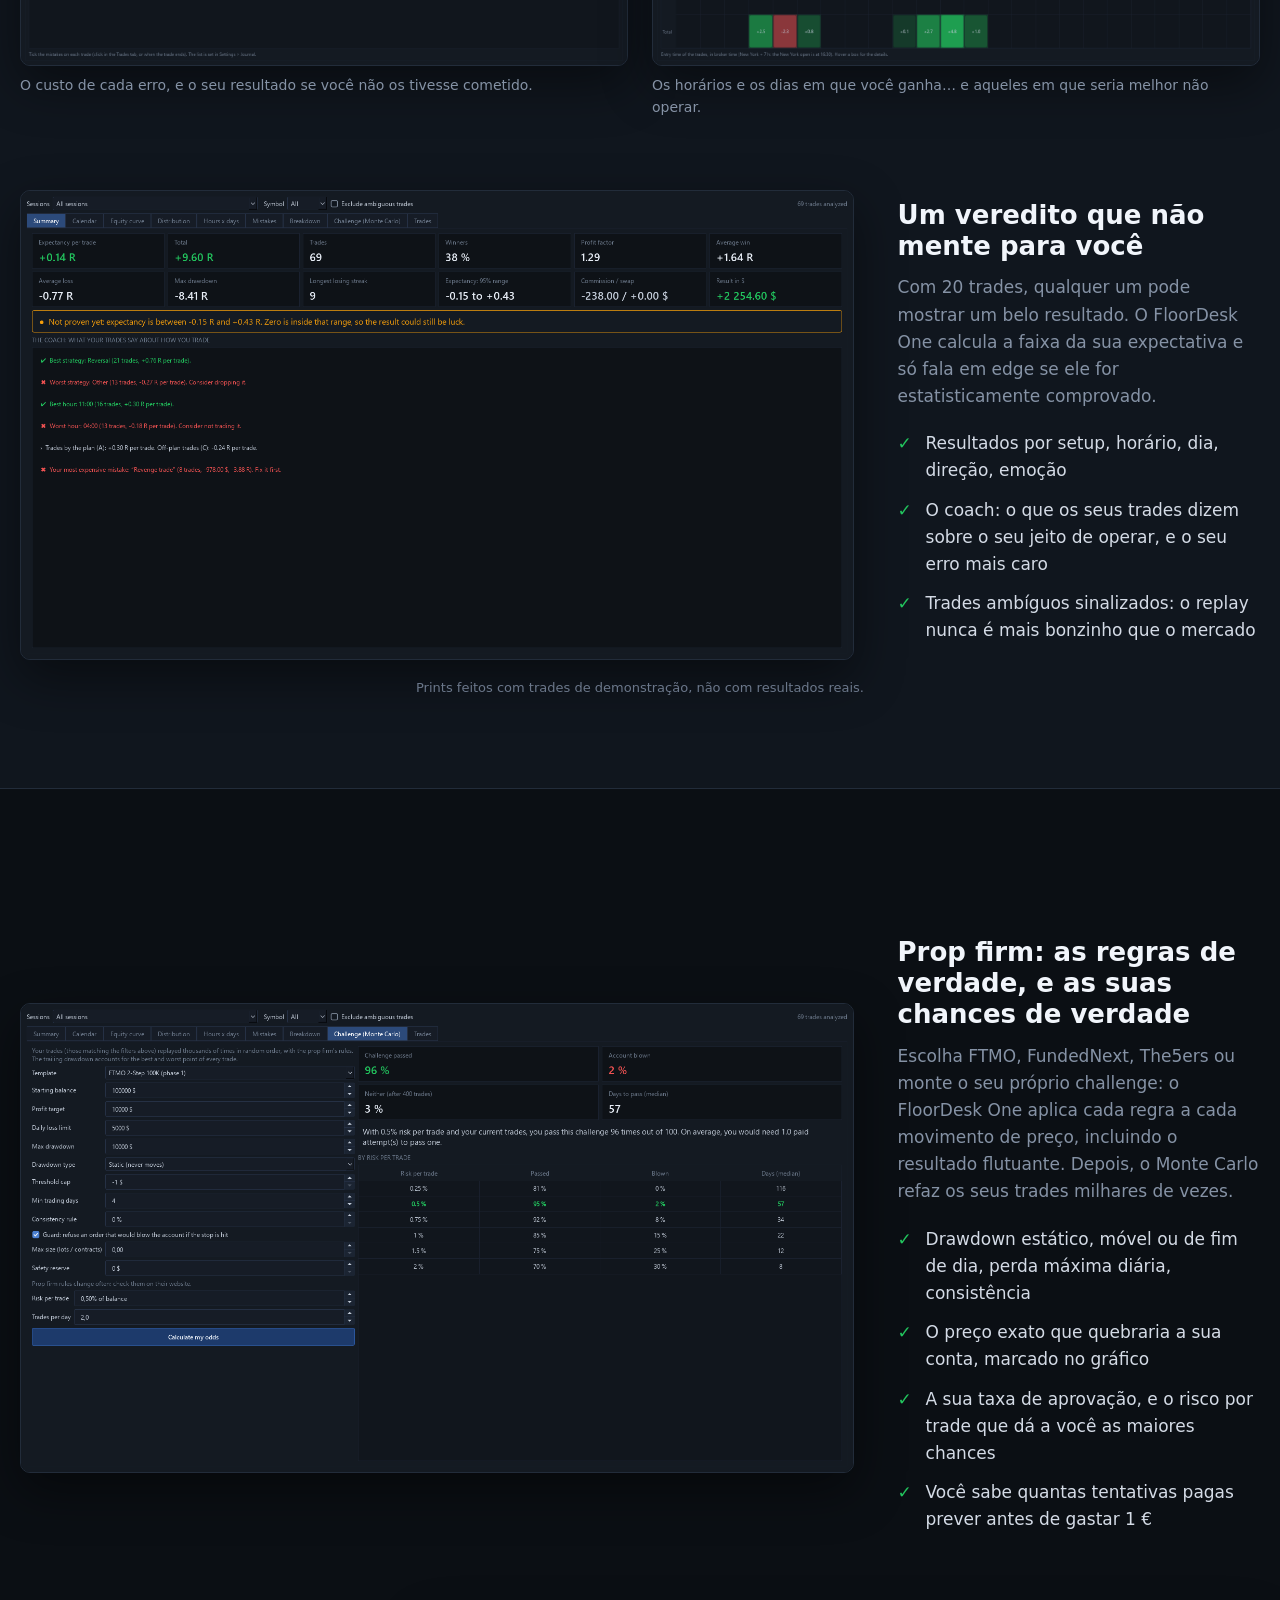
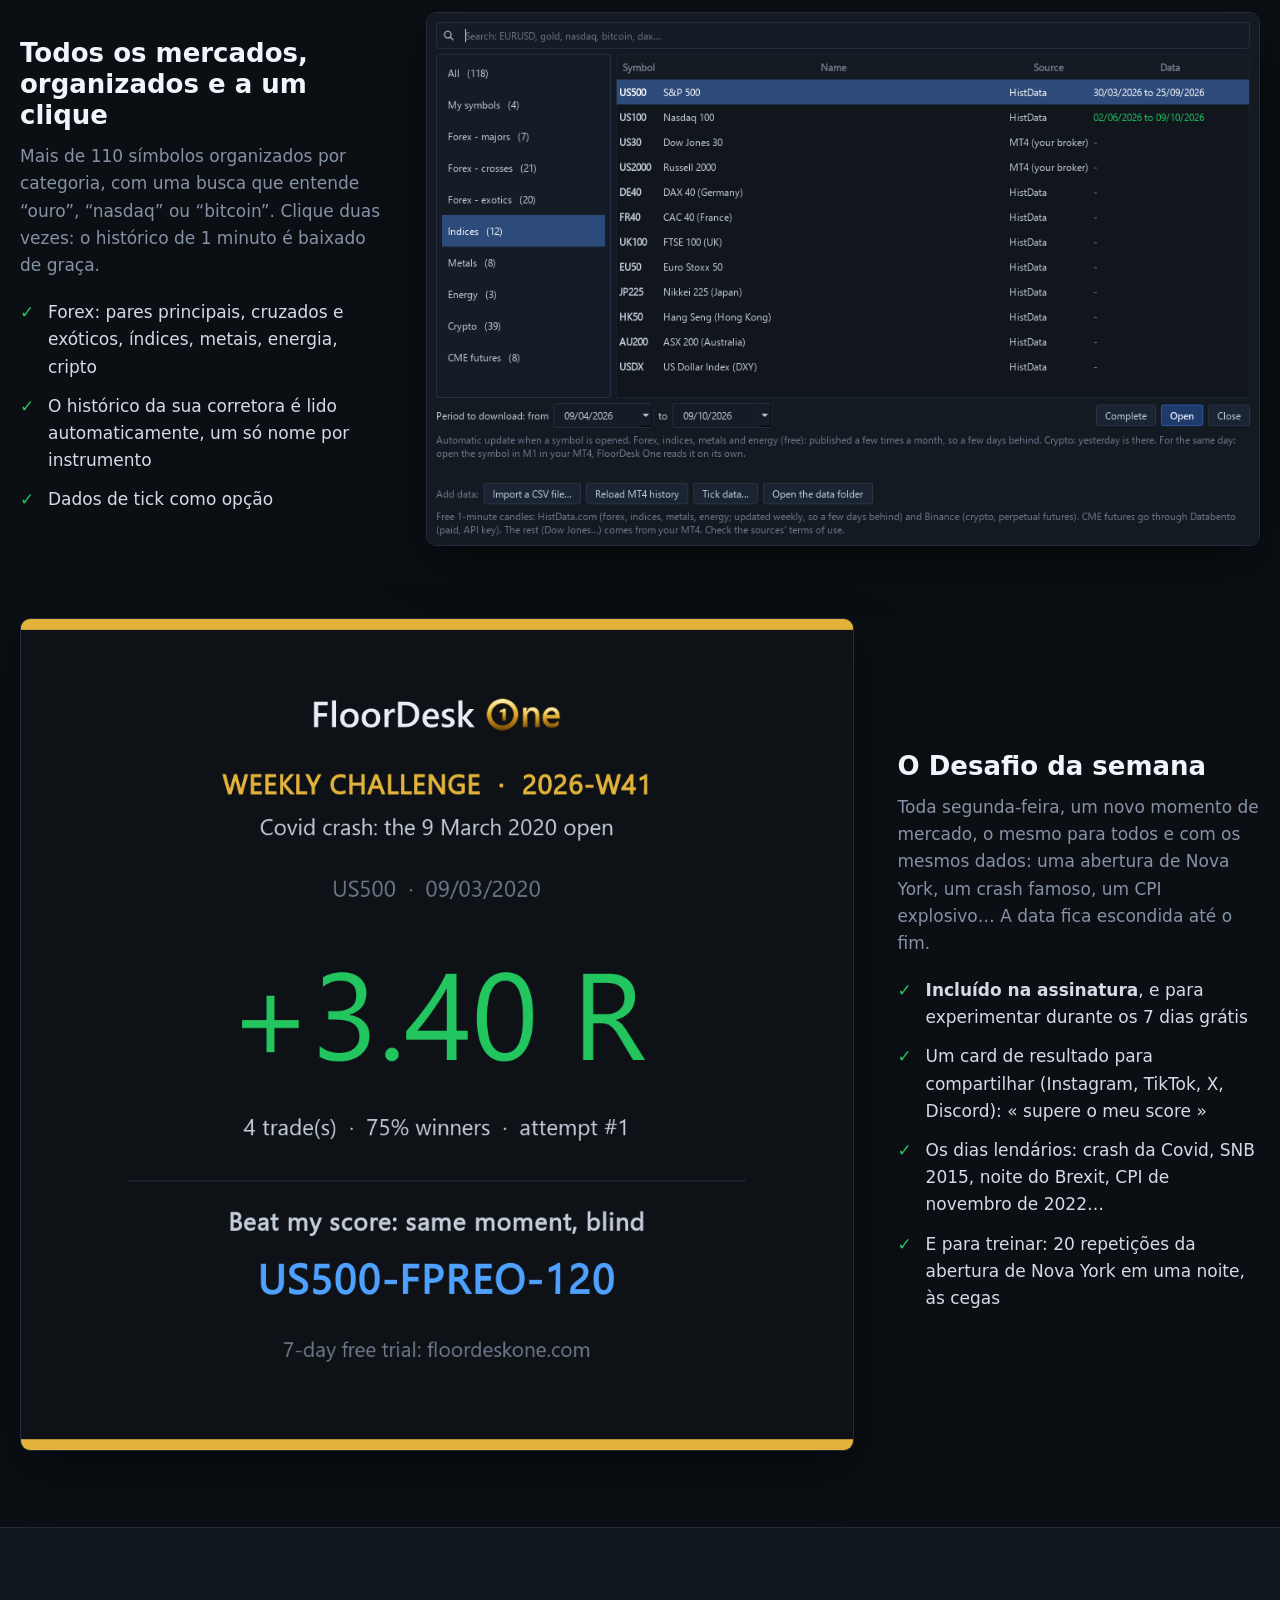
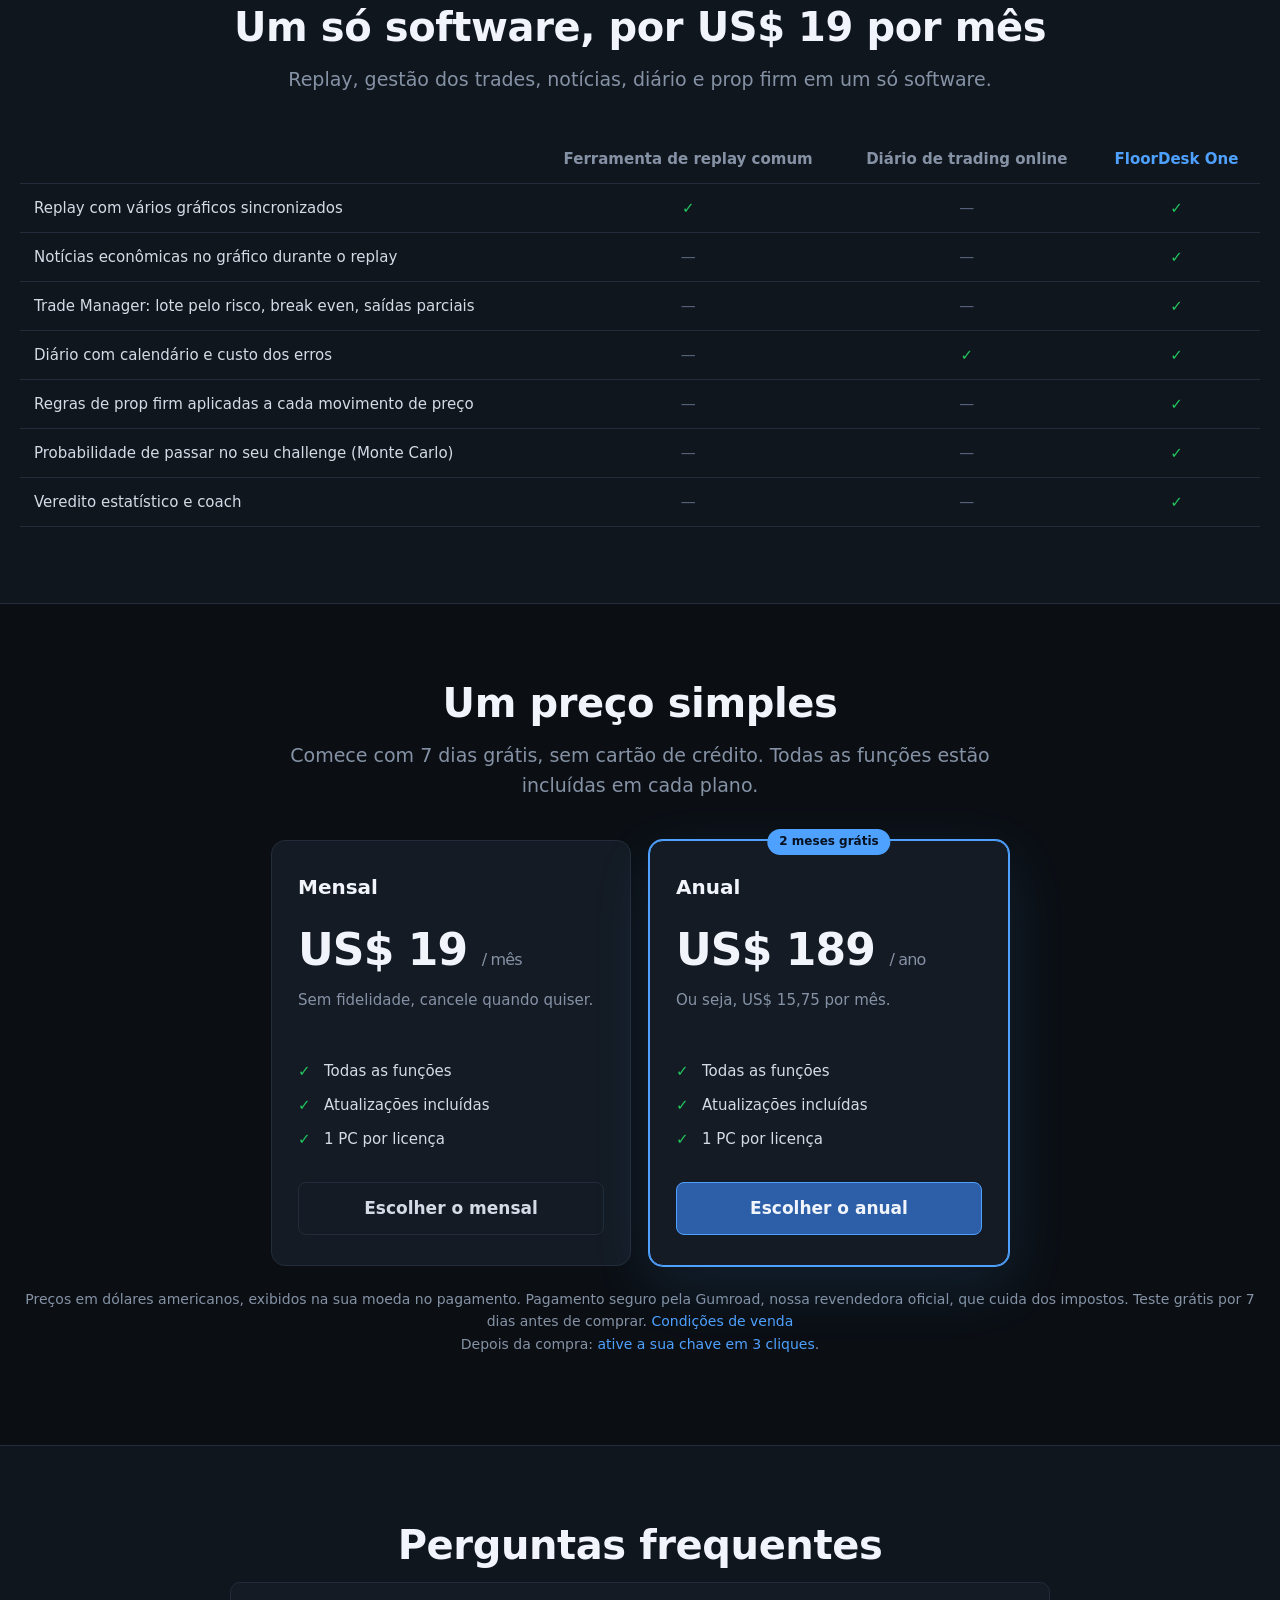
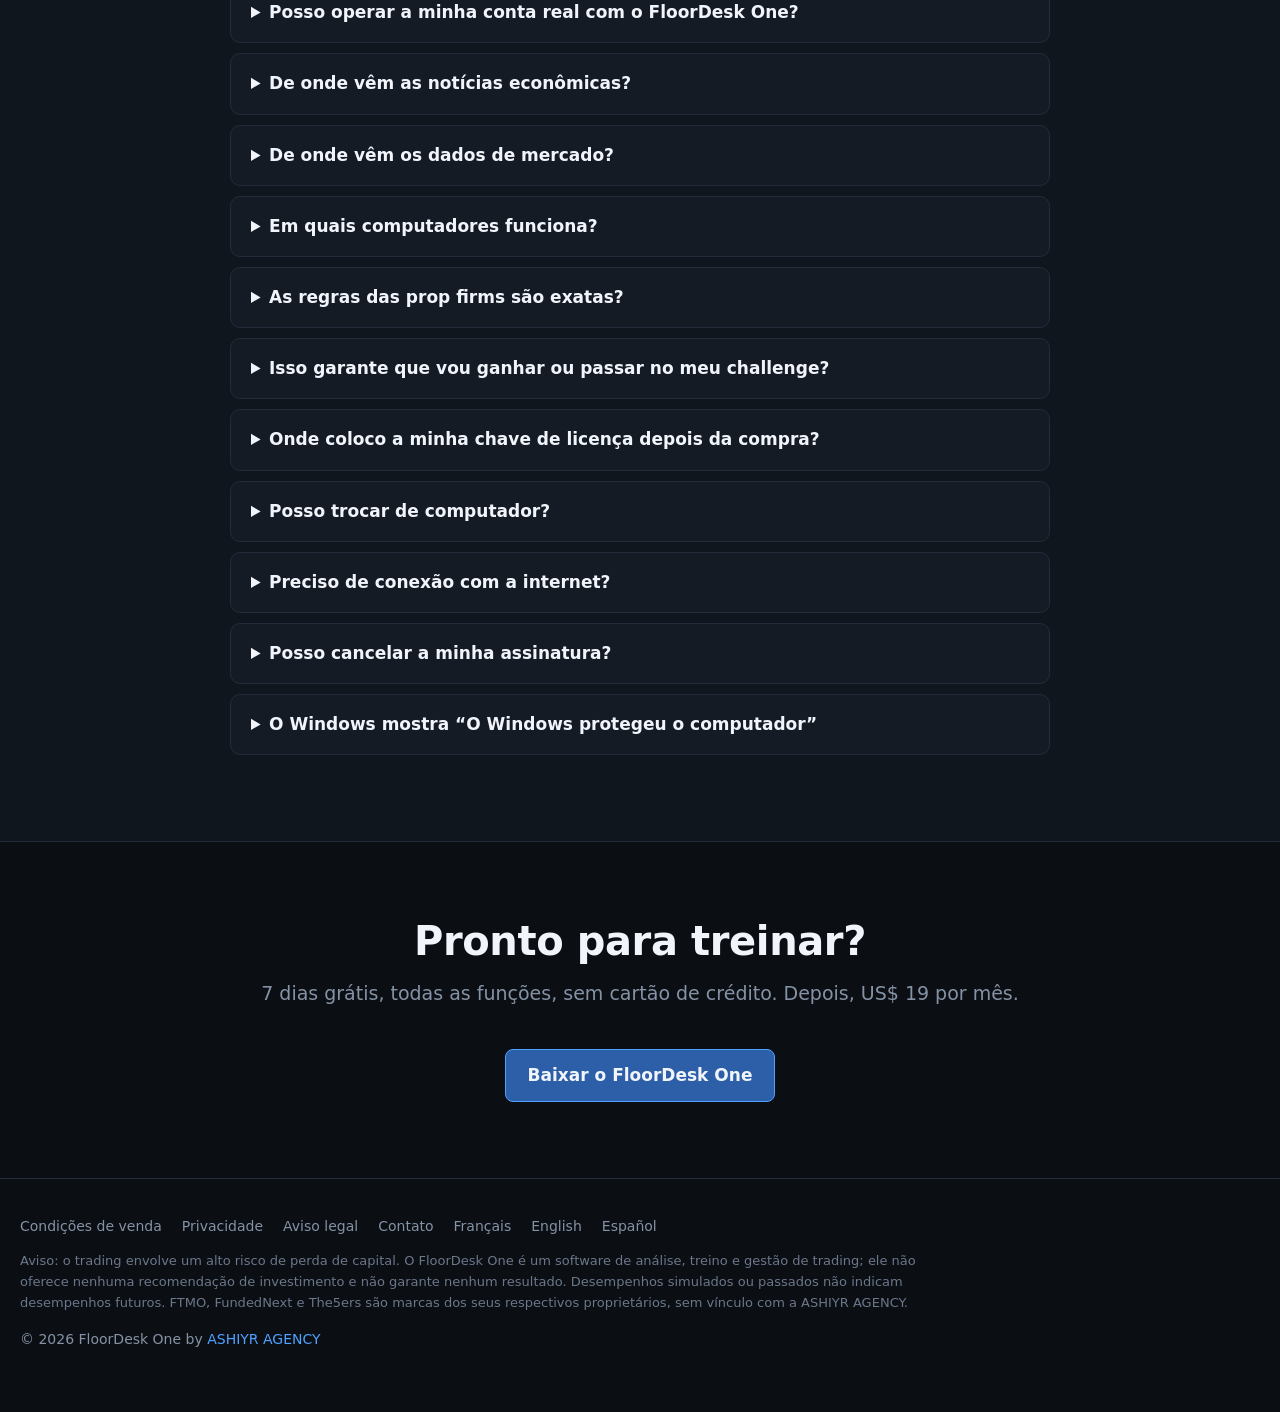
<file: pt/index.html>
<!doctype html>
<html lang="pt-BR">
<head>
<meta charset="utf-8">
<meta name="viewport" content="width=device-width, initial-scale=1">
<title>FloorDesk One — ensaie o seu challenge de prop firm antes de pagar</title>
<link rel="canonical" href="https://floordeskone.com/pt/">
<link rel="alternate" hreflang="fr" href="https://floordeskone.com/">
<link rel="alternate" hreflang="en" href="https://floordeskone.com/en/">
<link rel="alternate" hreflang="pt-BR" href="https://floordeskone.com/pt/">
<link rel="alternate" hreflang="es" href="https://floordeskone.com/es/">
<link rel="alternate" hreflang="x-default" href="https://floordeskone.com/">
<meta name="description" content="Ensaie o seu challenge de prop firm com as regras reais em mercados passados reais, veja exatamente o que está custando caro e estime as suas chances antes de pagar. Software para Windows, US$ 19 por mês, teste grátis de 7 dias.">
<link rel="icon" href="../img/favicon.png">
<link rel="stylesheet" href="../style.css">
<meta property="og:title" content="FloorDesk One — ensaie o seu challenge de prop firm antes de pagar">
<meta property="og:description" content="As regras reais das prop firms em mercados passados reais, um guardião que bloqueia o trade que queimaria a sua conta e um coach que mostra o que está custando caro. US$ 19 por mês.">
<meta property="og:image" content="../img/en/principal.png">
</head>
<body>

<header class="haut">
  <div class="conteneur">
    <a class="logo" href="index.html"><img src="../img/logo.png" alt="FloorDesk One" width="848" height="198"></a>
    <nav class="menu">
      <a href="#tout-en-un">4 em 1</a>
      <a href="#features">Funções</a>
      <a href="#news">Notícias</a>
      <a href="#journal">Diário</a>
      <a href="#propfirm">Prop firm</a>
      <a href="#pricing">Preços</a>
      <a href="#faq">FAQ</a>
      <details class="langues"><summary><svg viewBox="0 0 20 14" aria-hidden="true"><rect width="20" height="14" fill="#009C3B"/><path d="M10 1.6 18.4 7 10 12.4 1.6 7z" fill="#FFDF00"/><circle cx="10" cy="7" r="3.1" fill="#002776"/></svg><span>PT</span><svg class="fleche" viewBox="0 0 10 6" aria-hidden="true"><path d="M1 1l4 4 4-4" fill="none" stroke="currentColor" stroke-width="1.6"/></svg></summary><div class="liste"><a href="../index.html" hreflang="fr"><svg viewBox="0 0 3 2" aria-hidden="true"><rect width="1" height="2" fill="#0055A4"/><rect x="1" width="1" height="2" fill="#fff"/><rect x="2" width="1" height="2" fill="#EF4135"/></svg><span>Français</span></a><a href="../en/index.html" hreflang="en"><svg viewBox="0 0 60 30" aria-hidden="true"><rect width="60" height="30" fill="#012169"/><path d="M0,0 60,30M60,0 0,30" stroke="#fff" stroke-width="6"/><path d="M0,0 60,30M60,0 0,30" stroke="#C8102E" stroke-width="2"/><path d="M30,0v30M0,15h60" stroke="#fff" stroke-width="10"/><path d="M30,0v30M0,15h60" stroke="#C8102E" stroke-width="6"/></svg><span>English</span></a><a href="../pt/index.html" hreflang="pt" class="actif"><svg viewBox="0 0 20 14" aria-hidden="true"><rect width="20" height="14" fill="#009C3B"/><path d="M10 1.6 18.4 7 10 12.4 1.6 7z" fill="#FFDF00"/><circle cx="10" cy="7" r="3.1" fill="#002776"/></svg><span>Português</span></a><a href="../es/index.html" hreflang="es"><svg viewBox="0 0 3 2" aria-hidden="true"><rect width="3" height="2" fill="#AA151B"/><rect y=".5" width="3" height="1" fill="#F1BF00"/></svg><span>Español</span></a></div></details>
      <a class="bouton petit" data-essai href="https://ashiyr8.gumroad.com/l/floordesk-one-trial?wanted=true">Teste grátis</a>
    </nav>
  </div>
</header>

<main>
<section class="accroche">
  <div class="conteneur">
    <h1>Ensaie o seu challenge de prop firm <em>antes de pagar por ele.</em></h1>
    <p class="sous">Faça o challenge em mercados passados reais, com as regras reais. Um guardião bloqueia o trade que queimaria a conta, o Monte Carlo estima as suas chances e o coach mostra exatamente o que está custando caro. Pague o challenge real só quando estiver pronto. Para traders de CFD e prop firm (regras da FTMO, FundedNext e The5ers incluídas).</p>
    <div class="actions">
      <a class="bouton" data-essai href="https://ashiyr8.gumroad.com/l/floordesk-one-trial?wanted=true">Baixar o teste grátis</a>
      <a class="bouton second" href="#pricing">Ver os preços</a>
    </div>
    <div class="note">US$ 19 por mês · 7 dias grátis sem cartão de crédito · Windows 10 e 11</div>
    <div class="capture-principale"><img src="../img/en/principal.png" alt="FloorDesk One: três gráficos US100 sincronizados, um trade preparado com as linhas de entrada, stop e alvo, o guardião de prop firm mostrando quanto custaria o stop, e o challenge FTMO" width="2000" height="1055"></div>
  </div>
</section>

<section id="tout-en-un">
  <div class="conteneur">
    <div class="centre">
      <h2>Quatro respostas antes de arriscar a taxa de um challenge</h2>
      <p class="chapeau">Cada ferramenta responde a uma pergunta que todo trader de prop firm faz. E elas trabalham juntas: os trades do seu treino vão direto para o diário, o coach e o Monte Carlo.</p>
    </div>
    <div class="grille quatre">
      <div class="carte outil"><a class="zoom" href="../img/en/principal.png" target="_blank" rel="noopener"><img src="../img/en/principal.png" alt="O replay" loading="lazy" width="2000" height="1055"></a><h3><span class="num">1</span>Estou pronto para as regras reais?</h3><p><strong>O replay.</strong> Faça o challenge em mercados passados reais, candle por candle, com os limites da prop firm, as notícias econômicas no horário exato e um Trade Manager completo. O guardião bloqueia o trade que queimaria a conta.</p></div>
      <div class="carte outil"><a class="zoom" href="../img/en/fiche.png" target="_blank" rel="noopener"><img src="../img/en/fiche.png" alt="O diário" loading="lazy" width="1100" height="938"></a><h3><span class="num">2</span>O que eu fiz de verdade?</h3><p><strong>O diário.</strong> Cada trade registrado sozinho, com as capturas de entrada e de saída, o seu setup, a sua emoção e os seus erros. Chega de planilha para preencher depois da sessão.</p></div>
      <div class="carte outil"><a class="zoom" href="../img/en/analyse.png" target="_blank" rel="noopener"><img src="../img/en/analyse.png" alt="O coach" loading="lazy" width="2000" height="1055"></a><h3><span class="num">3</span>O que está me custando caro?</h3><p><strong>O coach.</strong> O seu erro mais caro, os horários em que você perde, os ganhos cortados cedo demais e um veredito honesto: o seu edge está comprovado ou ainda não?</p></div>
      <div class="carte outil"><a class="zoom" href="../img/en/montecarlo.png" target="_blank" rel="noopener"><img src="../img/en/montecarlo.png" alt="O Monte Carlo" loading="lazy" width="2000" height="1055"></a><h3><span class="num">4</span>Quais são as minhas chances?</h3><p><strong>O Monte Carlo.</strong> Os seus trades refeitos milhares de vezes com as regras do challenge: as suas chances de passar, de queimar a conta e o risco por trade que dá mais chances.</p></div>
    </div>
    <p class="egal centre">As quatro por menos que um único challenge reprovado: <strong>FloorDesk One, US$ 19 por mês</strong>.</p>
    <p class="centre"><a class="bouton" data-essai href="https://ashiyr8.gumroad.com/l/floordesk-one-trial?wanted=true">Teste grátis por 7 dias</a></p>
  </div>
</section>

<section id="features" class="alt">
  <div class="conteneur">
    <h2>Todo o seu treino em um só lugar</h2>
    <p class="chapeau">Replay, gestão de risco, notícias, diário e estatísticas: chega de se virar
      com cinco ferramentas.</p>
    <div class="grille">
      <div class="carte"><div class="icone">▦</div><h3>Gráficos em vários tempos</h3>
        <p>1 a 4 gráficos sincronizados, de segundos ao diário, Heikin Ashi, Renko, Range, gráficos de ticks.</p></div>
      <div class="carte"><div class="icone">▶</div><h3>Replay e ao vivo</h3>
        <p>Faça o replay de qualquer sessão candle por candle, até x3000. Ou treine ao vivo nos preços da sua corretora, com o MetaTrader 5.</p></div>
      <div class="carte"><div class="icone">⚑</div><h3>Notícias econômicas</h3>
        <p>NFP, CPI, decisões do Fed: cada notícia no seu horário, no gráfico, desde 2010.</p></div>
      <div class="carte"><div class="icone">⚙</div><h3>Trade Manager</h3>
        <p>Lote calculado pelo seu risco, break even, stop móvel, saídas parciais, ordens limite e stop, comissão e swap.</p></div>
      <div class="carte"><div class="icone">📅</div><h3>Diário e calendário</h3>
        <p>Cada trade com seus prints, seu setup, sua emoção e seus erros. O mês em um piscar de olhos.</p></div>
      <div class="carte"><div class="icone">✖</div><h3>Custo dos seus erros</h3>
        <p>Entrada cedo demais, stop movido, trade de vingança: o FloorDesk One calcula quanto cada erro custou para você.</p></div>
      <div class="carte"><div class="icone">∑</div><h3>Análise honesta</h3>
        <p>Expectativa, veredito estatístico, horários e dias vencedores, coach: um edge se prova, não se sente.</p></div>
      <div class="carte"><div class="icone">⚖</div><h3>Challenge de prop firm</h3>
        <p>FTMO, FundedNext, The5ers ou as suas regras, aplicadas a cada movimento de preço, e as suas chances de passar.</p></div>
      <div class="carte"><div class="icone">⌕</div><h3>Mais de 110 símbolos</h3>
        <p>Forex, índices, metais, energia, cripto: histórico de 1 minuto baixado de graça, ou o seu próprio histórico.</p></div>
    </div>
  </div>
</section>

<section id="news">
  <div class="conteneur">
    <div class="duo">
      <div><a class="zoom" href="../img/en/annonces.png" target="_blank" rel="noopener"><img src="../img/en/annonces.png" alt="Replay do US100: as notícias de CPI e PPI marcadas no gráfico e a contagem regressiva para a próxima notícia no painel de trading" loading="lazy" width="1600" height="900"></a></div>
      <div>
        <h3>As notícias econômicas, como na vida real</h3>
        <p>O mercado não se move por acaso: um banco central, o emprego ou a inflação podem virar tudo.
          O FloorDesk One marca cada notícia vermelha das 8 grandes moedas no horário exato, durante o seu replay.</p>
        <ul>
          <li>USD, EUR, GBP, JPY, CHF, CAD, AUD, NZD: bancos centrais, inflação, emprego, PIB, vendas no varejo</li>
          <li>Só as notícias vermelhas (alto impacto): datas oficiais desde 2010, e as que ainda vão sair</li>
          <li>A contagem regressiva para a próxima notícia no painel de trading</li>
          <li>A regra “nada de trade perto das notícias” de muitas prop firms, aplicada para você</li>
          <li>As suas próprias notícias também, se quiser</li>
        </ul>
      </div>
    </div>
  </div>
</section>

<section id="journal" class="alt">
  <div class="conteneur">
    <div class="centre">
      <h2>O diário que diz a verdade</h2>
      <p class="chapeau">Cada trade é registrado sozinho: prints na entrada e na saída, pior e melhor momento,
        comissão e swap. Você adiciona seu setup, sua emoção e seus erros em dois cliques.</p>
    </div>
    <div class="duo">
      <div><a class="zoom" href="../img/en/calendrier.png" target="_blank" rel="noopener"><img src="../img/en/calendrier.png" alt="Calendário do mês: resultado de cada dia e de cada semana" loading="lazy" width="2000" height="1055"></a></div>
      <div>
        <h3>O seu mês em um piscar de olhos</h3>
        <p>O calendário mostra quanto cada dia rendeu, o número de trades, a taxa de acerto e o total da
          semana. As sequências ruins saltam aos olhos.</p>
        <ul>
          <li>Resultados já com as taxas, em dólares e em R</li>
          <li>Filtros por sessão, símbolo, challenge</li>
          <li>Exportação para Excel de todos os seus trades</li>
        </ul>
      </div>
    </div>
    <div class="duo inverse">
      <div><a class="zoom" href="../img/en/fiche.png" target="_blank" rel="noopener"><img src="../img/en/fiche.png" alt="Ficha de um trade: prints, setup, respeito ao plano, emoção, erros marcados e nota" loading="lazy" width="1100" height="938"></a></div>
      <div>
        <h3>Cada trade, destrinchado</h3>
        <p>A ficha de um trade reúne os dois prints, o resultado, o pior e o melhor momento. Marque seus erros,
          anote o que deveria ter feito e reveja o trade nos gráficos em um clique.</p>
        <ul>
          <li>Setup, respeito ao plano (A / B / C), emoção</li>
          <li>Erros para marcar: entrada cedo demais, stop movido, saída cedo demais… lista ajustável</li>
          <li>“Rever nos gráficos” leva você de volta ao momento do trade</li>
        </ul>
      </div>
    </div>
    <div class="paire">
      <figure style="margin:0"><a class="zoom" href="../img/en/erreurs.png" target="_blank" rel="noopener"><img src="../img/en/erreurs.png" alt="Custo dos erros: quanto cada erro custou" loading="lazy" width="2000" height="1055"></a>
        <figcaption>O custo de cada erro, e o seu resultado se você não os tivesse cometido.</figcaption></figure>
      <figure style="margin:0"><a class="zoom" href="../img/en/heures.png" target="_blank" rel="noopener"><img src="../img/en/heures.png" alt="Grade horas x dias: onde você ganha, onde você perde" loading="lazy" width="2000" height="1055"></a>
        <figcaption>Os horários e os dias em que você ganha… e aqueles em que seria melhor não operar.</figcaption></figure>
    </div>
    <div class="duo">
      <div><a class="zoom" href="../img/en/analyse.png" target="_blank" rel="noopener"><img src="../img/en/analyse.png" alt="Análise: expectativa, veredito estatístico e coach" loading="lazy" width="2000" height="1055"></a></div>
      <div>
        <h3>Um veredito que não mente para você</h3>
        <p>Com 20 trades, qualquer um pode mostrar um belo resultado. O FloorDesk One calcula a faixa da sua expectativa
          e só fala em edge se ele for estatisticamente comprovado.</p>
        <ul>
          <li>Resultados por setup, horário, dia, direção, emoção</li>
          <li>O coach: o que os seus trades dizem sobre o seu jeito de operar, e o seu erro mais caro</li>
          <li>Trades ambíguos sinalizados: o replay nunca é mais bonzinho que o mercado</li>
        </ul>
      </div>
    </div>
    <p class="note-demo centre">Prints feitos com trades de demonstração, não com resultados reais.</p>
  </div>
</section>

<section id="propfirm">
  <div class="conteneur">
    <div class="duo">
      <div><a class="zoom" href="../img/en/montecarlo.png" target="_blank" rel="noopener"><img src="../img/en/montecarlo.png" alt="Monte Carlo: probabilidade de passar no challenge conforme o risco por trade" loading="lazy" width="2000" height="1055"></a></div>
      <div>
        <h3>Prop firm: as regras de verdade, e as suas chances de verdade</h3>
        <p>Escolha FTMO, FundedNext, The5ers ou monte o seu próprio challenge: o FloorDesk One aplica cada regra a cada movimento
          de preço, incluindo o resultado flutuante. Depois, o Monte Carlo refaz os seus trades milhares de vezes.</p>
        <ul>
          <li>Drawdown estático, móvel ou de fim de dia, perda máxima diária, consistência</li>
          <li>O preço exato que quebraria a sua conta, marcado no gráfico</li>
          <li>A sua taxa de aprovação, e o risco por trade que dá a você as maiores chances</li>
          <li>Você sabe quantas tentativas pagas prever antes de gastar 1 €</li>
        </ul>
      </div>
    </div>
    <div class="duo inverse">
      <div><a class="zoom" href="../img/en/symboles.png" target="_blank" rel="noopener"><img src="../img/en/symboles.png" alt="Janela de símbolos: forex, índices, metais, energia, cripto, com busca" loading="lazy" width="1250" height="800"></a></div>
      <div>
        <h3>Todos os mercados, organizados e a um clique</h3>
        <p>Mais de 110 símbolos organizados por categoria, com uma busca que entende “ouro”, “nasdaq” ou “bitcoin”.
          Clique duas vezes: o histórico de 1 minuto é baixado de graça.</p>
        <ul>
          <li>Forex: pares principais, cruzados e exóticos, índices, metais, energia, cripto</li>
          <li>O histórico da sua corretora é lido automaticamente, um só nome por instrumento</li>
          <li>Dados de tick como opção</li>
        </ul>
      </div>
    </div>
    <div class="duo">
      <div><a class="zoom" href="../img/en/carte.png" target="_blank" rel="noopener"><img src="../img/en/carte.png" alt="Card de resultado de uma repetição com o seu código de desafio" loading="lazy" width="1080" height="1080"></a></div>
      <div>
        <h3>O Desafio da semana</h3>
        <p>Toda segunda-feira, um novo momento de mercado, o mesmo para todos e com os mesmos dados: uma abertura de Nova
          York, um crash famoso, um CPI explosivo… A data fica escondida até o fim.</p>
        <ul>
          <li><strong>Incluído na assinatura</strong>, e para experimentar durante os 7 dias grátis</li>
          <li>Um card de resultado para compartilhar (Instagram, TikTok, X, Discord): « supere o meu score »</li>
          <li>Os dias lendários: crash da Covid, SNB 2015, noite do Brexit, CPI de novembro de 2022…</li>
          <li>E para treinar: 20 repetições da abertura de Nova York em uma noite, às cegas</li>
        </ul>
      </div>
    </div>
  </div>
</section>

<section class="alt">
  <div class="conteneur centre">
    <h2>Um só software, por US$ 19 por mês</h2>
    <p class="chapeau">Replay, gestão dos trades, notícias, diário e prop firm em um só software.</p>
    <div class="tableau-defile" style="margin-top:34px">
    <table class="comparatif">
      <thead><tr><th></th><th>Ferramenta de replay comum</th><th>Diário de trading online</th><th class="nous">FloorDesk One</th></tr></thead>
      <tbody>
        <tr><td>Replay com vários gráficos sincronizados</td><td class="oui">✓</td><td class="non">—</td><td class="oui">✓</td></tr>
        <tr><td>Notícias econômicas no gráfico durante o replay</td><td class="non">—</td><td class="non">—</td><td class="oui">✓</td></tr>
        <tr><td>Trade Manager: lote pelo risco, break even, saídas parciais</td><td class="non">—</td><td class="non">—</td><td class="oui">✓</td></tr>
        <tr><td>Diário com calendário e custo dos erros</td><td class="non">—</td><td class="oui">✓</td><td class="oui">✓</td></tr>
        <tr><td>Regras de prop firm aplicadas a cada movimento de preço</td><td class="non">—</td><td class="non">—</td><td class="oui">✓</td></tr>
        <tr><td>Probabilidade de passar no seu challenge (Monte Carlo)</td><td class="non">—</td><td class="non">—</td><td class="oui">✓</td></tr>
        <tr><td>Veredito estatístico e coach</td><td class="non">—</td><td class="non">—</td><td class="oui">✓</td></tr>
      </tbody>
    </table>
    </div>
  </div>
</section>

<section id="pricing">
  <div class="conteneur">
    <div class="centre">
      <h2>Um preço simples</h2>
      <p class="chapeau">Comece com 7 dias grátis, sem cartão de crédito. Todas as funções estão incluídas em cada plano.</p>
    </div>
    <div class="tarifs deux">
      <div class="tarif">
        <h3>Mensal</h3>
        <div class="prix">US$ 19 <small>/ mês</small></div>
        <div class="detail">Sem fidelidade, cancele quando quiser.</div>
        <ul><li>Todas as funções</li><li>Atualizações incluídas</li><li>1 PC por licença</li></ul>
        <a class="bouton second" href="https://ashiyr8.gumroad.com/l/floordesk-one?option=DutAdViiM4jwb1NX45pwtg%3D%3D&wanted=true&recurrence=monthly">Escolher o mensal</a>
      </div>
      <div class="tarif vedette" data-badge="2 meses grátis">
        <h3>Anual</h3>
        <div class="prix">US$ 189 <small>/ ano</small></div>
        <div class="detail">Ou seja, US$ 15,75 por mês.</div>
        <ul><li>Todas as funções</li><li>Atualizações incluídas</li><li>1 PC por licença</li></ul>
        <a class="bouton" href="https://ashiyr8.gumroad.com/l/floordesk-one?option=DutAdViiM4jwb1NX45pwtg%3D%3D&wanted=true&recurrence=yearly">Escolher o anual</a>
      </div>
    </div>
    <p class="mention-tarif">Preços em dólares americanos, exibidos na sua moeda no pagamento. Pagamento seguro pela Gumroad, nossa revendedora oficial, que cuida
      dos impostos. Teste grátis por 7 dias antes de comprar. <a href="legal.html#terms">Condições de venda</a><br>Depois da compra: <a href="../telecharger/?lang=pt#activer">ative a sua chave em 3 cliques</a>.</p>
  </div>
</section>

<section id="faq" class="alt">
  <div class="conteneur" style="max-width:860px">
    <h2 class="centre">Perguntas frequentes</h2>
    <details><summary>Posso operar a minha conta real com o FloorDesk One?</summary>
      <p>Ainda não. O FloorDesk One é um software de treino: no replay e ao vivo, as suas ordens são simuladas, sem
        dinheiro real. Ao vivo, você vê os preços reais da sua corretora pelo MetaTrader 5 (instalado no seu PC, uma demo
        grátis basta). Você continua usando a sua plataforma de sempre para as ordens reais.</p></details>
    <details><summary>De onde vêm as notícias econômicas?</summary>
      <p>Dos calendários oficiais de cada país: bancos centrais (Fed, BCE, Banco da Inglaterra, Banco do Japão, SNB,
        Banco do Canadá, RBA, RBNZ) e institutos de estatística. As datas vão de 2010 até o ano que vem. Você pode
        adicionar as suas próprias notícias.</p></details>
    <details><summary>De onde vêm os dados de mercado?</summary>
      <p>A janela Símbolos baixa de graça o histórico de 1 minuto de mais de 110 símbolos (forex, índices, metais,
        energia, cripto). O FloorDesk One também lê o histórico da plataforma da sua corretora e arquivos CSV e, como
        opção, dados de tick. Ao vivo, os preços vêm da sua corretora pelo MetaTrader 5, e a cripto da
        Binance.</p></details>
    <details><summary>Em quais computadores funciona?</summary>
      <p>Windows 10 e 11 (64 bits). Ainda não há versão para Mac.</p></details>
    <details><summary>As regras das prop firms são exatas?</summary>
      <p>Os modelos FTMO, FundedNext e The5ers seguem as suas regras principais, e tudo pode ser alterado. As prop
        firms mudam as condições com frequência: confira sempre no site delas antes de um challenge de verdade.</p></details>
    <details><summary>Isso garante que vou ganhar ou passar no meu challenge?</summary>
      <p>Não. O FloorDesk One é um software de análise e de treino: ele mostra a você, com honestidade, quanto valem
        os seus trades e as suas chances. Resultados simulados ou passados não garantem resultados futuros.</p></details>
    <details><summary>Onde coloco a minha chave de licença depois da compra?</summary>
      <p>No FloorDesk One: botão <strong>?</strong> no canto superior direito → <strong>Licença...</strong>, cole a chave recebida por e-mail e clique em <strong>Ativar</strong>. <a href="../telecharger/?lang=pt#activer">Ver com imagens</a>.</p></details>
    <details><summary>Posso trocar de computador?</summary>
      <p>Uma licença funciona em 1 PC por vez. Para trocar de computador, libere a licença no menu ? → Licença.</p></details>
    <details><summary>Preciso de conexão com a internet?</summary>
      <p>Para baixar o histórico, sim. O replay, o diário e a análise funcionam offline: a licença
        é verificada uma vez por semana, e você pode trabalhar até 14 dias sem internet.</p></details>
    <details><summary>Posso cancelar a minha assinatura?</summary>
      <p>Sim, a qualquer momento, em um clique a partir do email da sua compra. Você mantém o acesso até o fim do período
        já pago, sem nenhuma outra cobrança. Os 7 dias de teste grátis servem para testar tudo antes de comprar.</p></details>
    <details><summary>O Windows mostra “O Windows protegeu o computador”</summary>
      <p>É normal para um software recente. Clique em “Mais informações” e depois em “Executar assim mesmo”.</p></details>
  </div>
</section>

<section>
  <div class="conteneur centre">
    <h2>Pronto para treinar?</h2>
    <p class="chapeau">7 dias grátis, todas as funções, sem cartão de crédito. Depois, US$ 19 por mês.</p>
    <a class="bouton" data-essai href="https://ashiyr8.gumroad.com/l/floordesk-one-trial?wanted=true">Baixar o FloorDesk One</a>
  </div>
</section>
</main>

<footer>
  <div class="conteneur">
    <div class="liens">
      <a href="legal.html#terms">Condições de venda</a>
      <a href="legal.html#privacy">Privacidade</a>
      <a href="legal.html#legal-notice">Aviso legal</a>
      <a href="mailto:contact@floordeskone.com">Contato</a>
      <a href="../index.html">Français</a>
      <a href="../en/index.html">English</a>
      <a href="../es/index.html">Español</a>
    </div>
    <p class="avertissement">Aviso: o trading envolve um alto risco de perda de capital. O FloorDesk One é um
      software de análise, treino e gestão de trading; ele não oferece nenhuma recomendação de investimento e não
      garante nenhum resultado. Desempenhos simulados ou passados não indicam desempenhos futuros. FTMO,
      FundedNext e The5ers são marcas dos seus respectivos proprietários, sem vínculo com a ASHIYR AGENCY.</p>
    <p>© 2026 FloorDesk One by <a href="https://ashiyr-agency.com" rel="noopener">ASHIYR AGENCY</a></p>
  </div>
</footer>
<script>document.addEventListener("click",function(e){document.querySelectorAll("details.langues[open]").forEach(function(d){if(!d.contains(e.target))d.removeAttribute("open")})});</script>
<script src="../essai.js"></script>
</body>
</html>
</file>
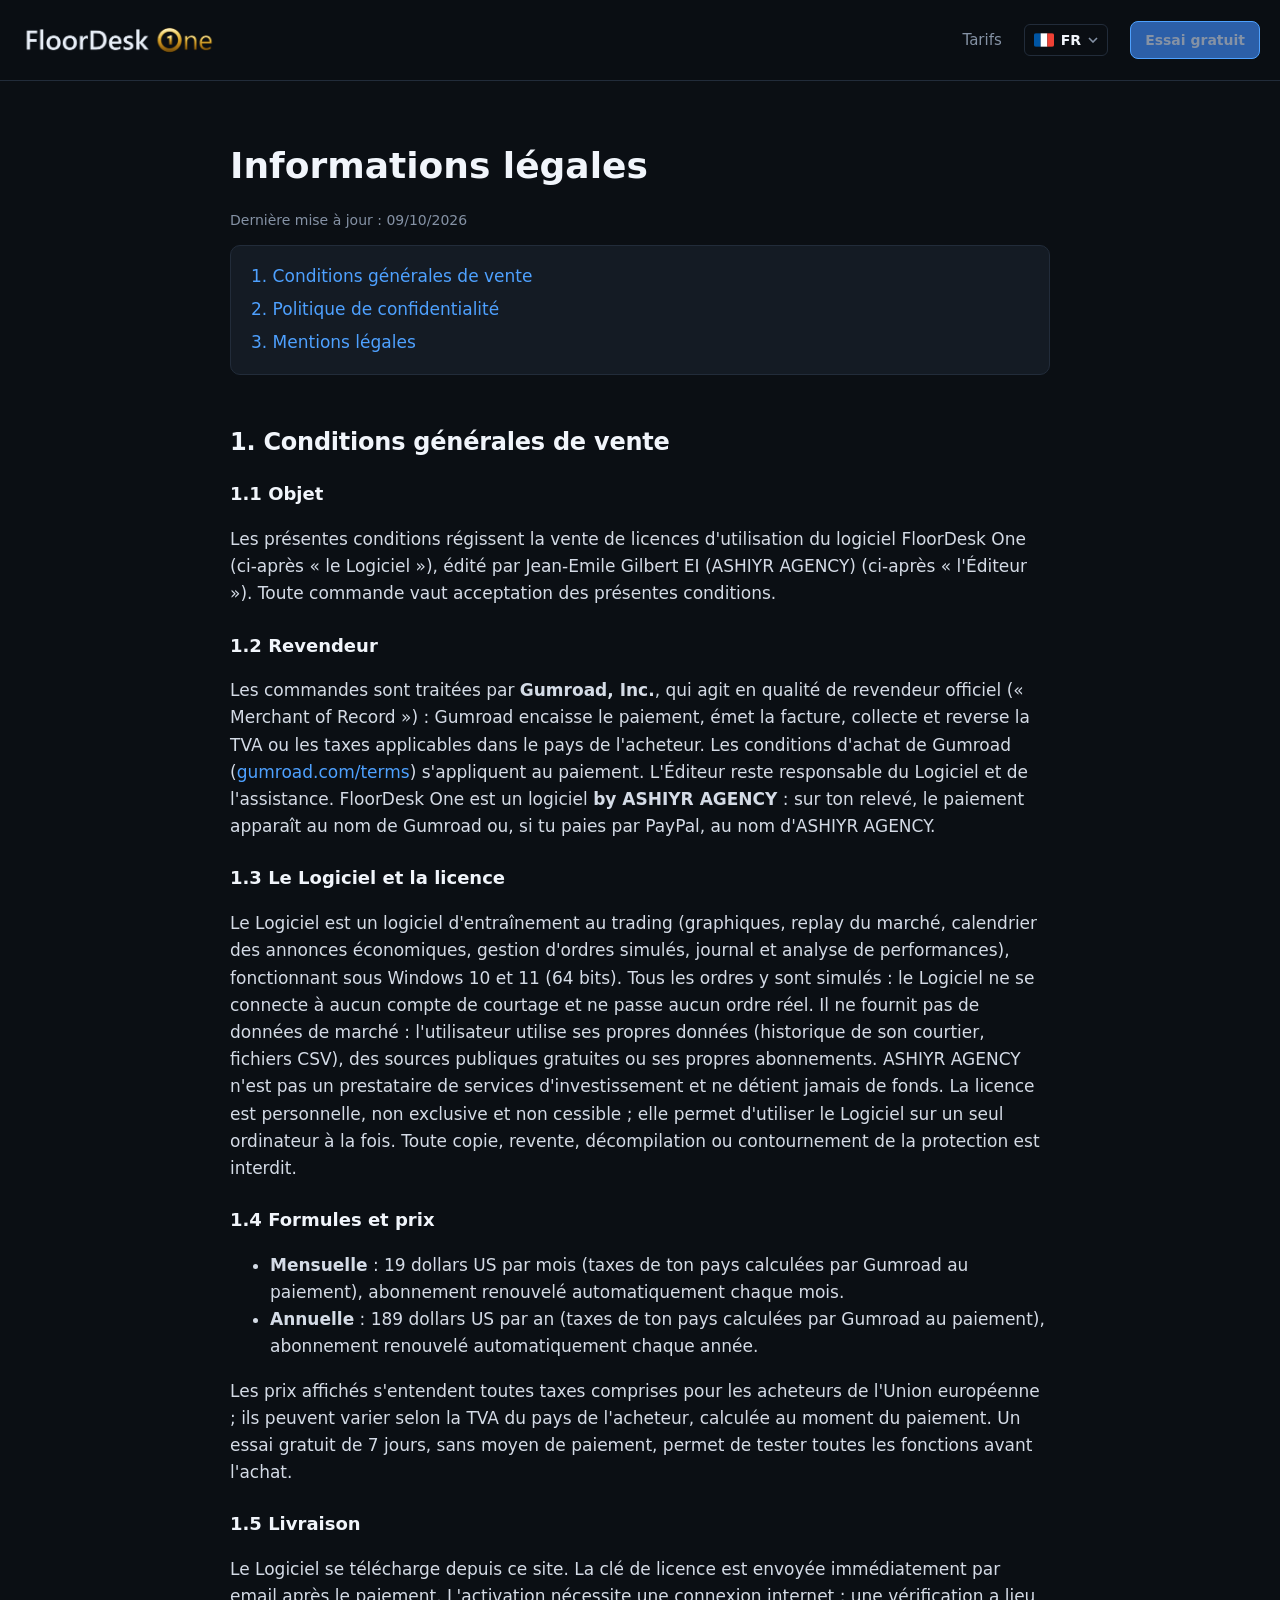
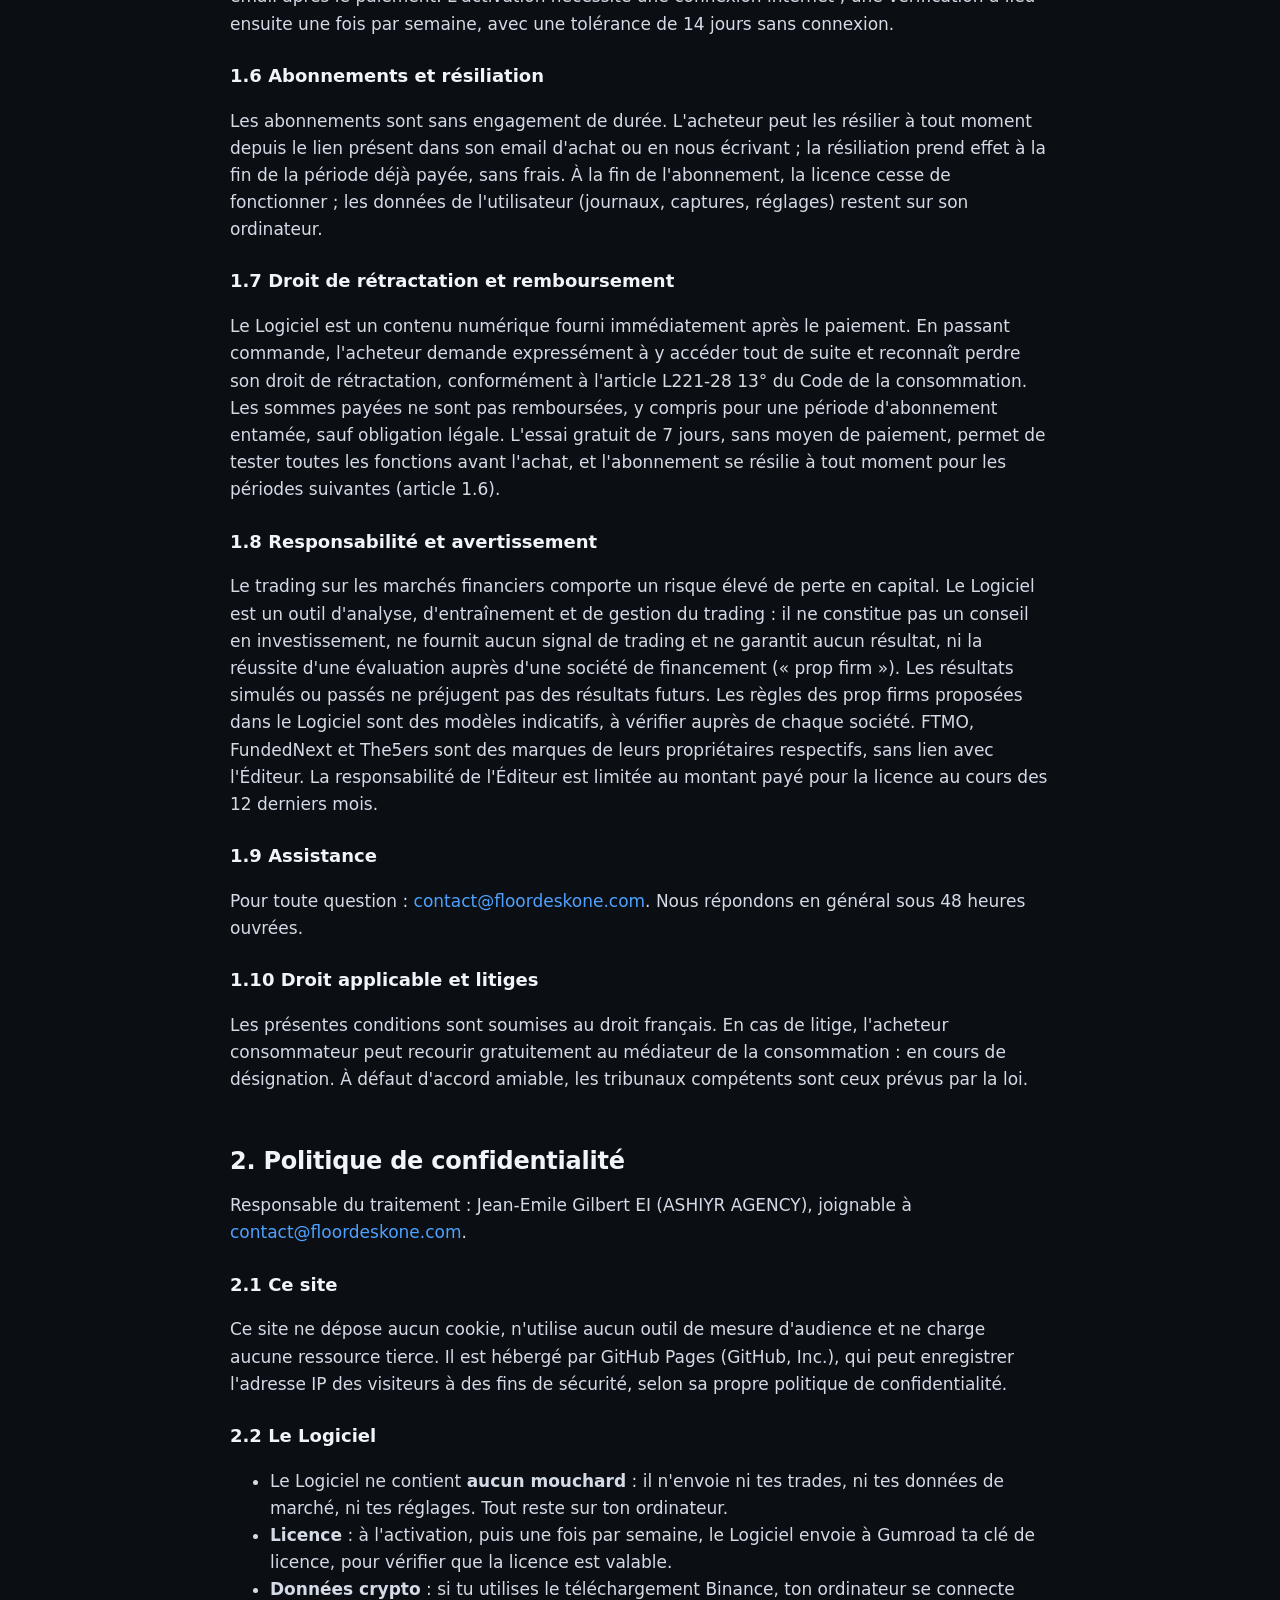
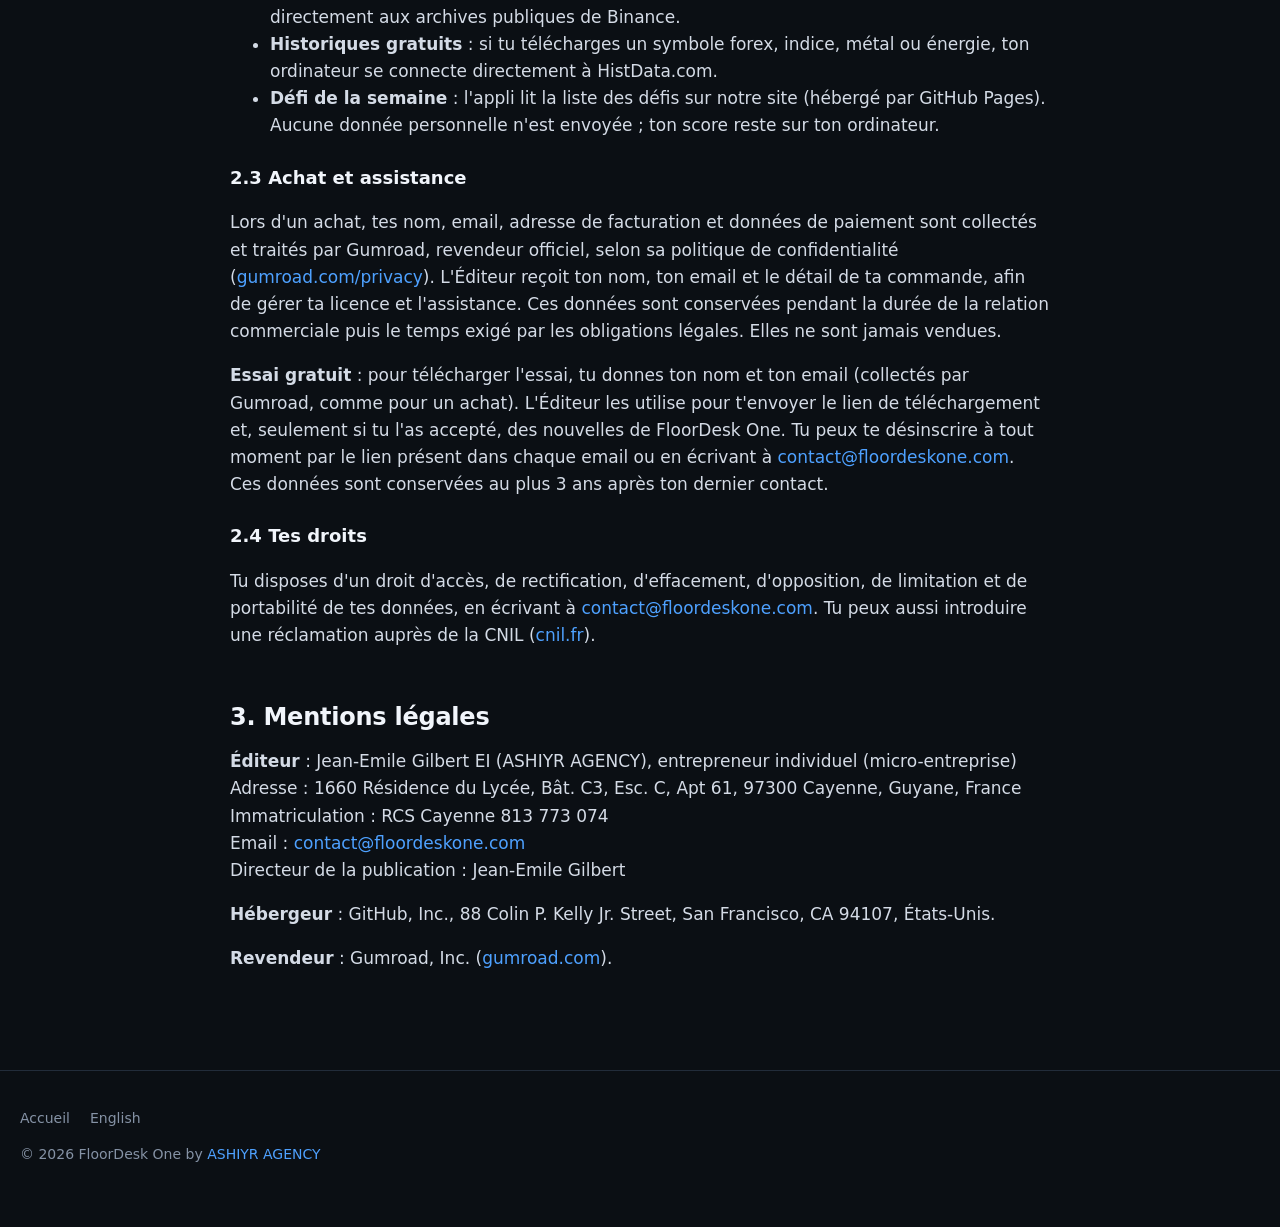
<file: legal.html>
<!doctype html>
<html lang="fr">
<head>
<meta charset="utf-8">
<meta name="viewport" content="width=device-width, initial-scale=1">
<title>Informations légales — FloorDesk One</title>
<link rel="canonical" href="https://floordeskone.com/legal.html">
<link rel="alternate" hreflang="fr" href="https://floordeskone.com/legal.html">
<link rel="alternate" hreflang="en" href="https://floordeskone.com/en/legal.html">
<link rel="alternate" hreflang="pt-BR" href="https://floordeskone.com/pt/legal.html">
<link rel="alternate" hreflang="es" href="https://floordeskone.com/es/legal.html">
<link rel="alternate" hreflang="x-default" href="https://floordeskone.com/legal.html">
<meta name="description" content="Conditions générales de vente, confidentialité et mentions légales de FloorDesk One.">
<link rel="icon" href="img/icone.png">
<link rel="stylesheet" href="style.css">
</head>
<body>
<header class="haut">
  <div class="conteneur">
    <a class="logo" href="index.html"><img src="img/logo.png" alt="FloorDesk One" height="30"></a>
    <nav class="menu">
      <a href="./#tarifs">Tarifs</a>
      <details class="langues"><summary><svg viewBox="0 0 3 2" aria-hidden="true"><rect width="1" height="2" fill="#0055A4"/><rect x="1" width="1" height="2" fill="#fff"/><rect x="2" width="1" height="2" fill="#EF4135"/></svg><span>FR</span><svg class="fleche" viewBox="0 0 10 6" aria-hidden="true"><path d="M1 1l4 4 4-4" fill="none" stroke="currentColor" stroke-width="1.6"/></svg></summary><div class="liste"><a href="legal.html" hreflang="fr" class="actif"><svg viewBox="0 0 3 2" aria-hidden="true"><rect width="1" height="2" fill="#0055A4"/><rect x="1" width="1" height="2" fill="#fff"/><rect x="2" width="1" height="2" fill="#EF4135"/></svg><span>Français</span></a><a href="en/legal.html" hreflang="en"><svg viewBox="0 0 60 30" aria-hidden="true"><rect width="60" height="30" fill="#012169"/><path d="M0,0 60,30M60,0 0,30" stroke="#fff" stroke-width="6"/><path d="M0,0 60,30M60,0 0,30" stroke="#C8102E" stroke-width="2"/><path d="M30,0v30M0,15h60" stroke="#fff" stroke-width="10"/><path d="M30,0v30M0,15h60" stroke="#C8102E" stroke-width="6"/></svg><span>English</span></a><a href="pt/legal.html" hreflang="pt"><svg viewBox="0 0 20 14" aria-hidden="true"><rect width="20" height="14" fill="#009C3B"/><path d="M10 1.6 18.4 7 10 12.4 1.6 7z" fill="#FFDF00"/><circle cx="10" cy="7" r="3.1" fill="#002776"/></svg><span>Português</span></a><a href="es/legal.html" hreflang="es"><svg viewBox="0 0 3 2" aria-hidden="true"><rect width="3" height="2" fill="#AA151B"/><rect y=".5" width="3" height="1" fill="#F1BF00"/></svg><span>Español</span></a></div></details>
      <a class="bouton petit" data-essai href="https://ashiyr8.gumroad.com/l/floordesk-one-trial?wanted=true">Essai gratuit</a>
    </nav>
  </div>
</header>

<main class="conteneur legal">
  <h1>Informations légales</h1>
  <p class="maj">Dernière mise à jour : 09/10/2026</p>
  <div class="sommaire">
    <a href="#cgv">1. Conditions générales de vente</a>
    <a href="#confidentialite">2. Politique de confidentialité</a>
    <a href="#mentions">3. Mentions légales</a>
  </div>

  <h2 id="cgv">1. Conditions générales de vente</h2>

  <h3>1.1 Objet</h3>
  <p>Les présentes conditions régissent la vente de licences d'utilisation du logiciel FloorDesk One
    (ci-après « le Logiciel »), édité par Jean-Emile Gilbert EI (ASHIYR AGENCY) (ci-après « l'Éditeur »). Toute commande vaut
    acceptation des présentes conditions.</p>

  <h3>1.2 Revendeur</h3>
  <p>Les commandes sont traitées par <strong>Gumroad, Inc.</strong>, qui agit en qualité de revendeur
    officiel (« Merchant of Record ») : Gumroad encaisse le paiement, émet la facture, collecte et
    reverse la TVA ou les taxes applicables dans le pays de l'acheteur. Les conditions d'achat de Gumroad
    (<a href="https://gumroad.com/terms" rel="noopener">gumroad.com/terms</a>)
    s'appliquent au paiement. L'Éditeur reste responsable du Logiciel et de l'assistance.
    FloorDesk One est un logiciel <strong>by ASHIYR AGENCY</strong> : sur ton relevé, le paiement apparaît au nom
    de Gumroad ou, si tu paies par PayPal, au nom d'ASHIYR AGENCY.</p>

  <h3>1.3 Le Logiciel et la licence</h3>
  <p>Le Logiciel est un logiciel d'entraînement au trading (graphiques, replay du marché, calendrier des annonces
    économiques, gestion d'ordres simulés, journal et analyse de performances), fonctionnant sous Windows 10 et 11
    (64 bits). Tous les ordres y sont simulés : le Logiciel ne se connecte à aucun compte de courtage et ne passe aucun
    ordre réel. Il ne fournit pas de données de marché : l'utilisateur utilise ses propres données (historique de son
    courtier, fichiers CSV), des sources publiques gratuites ou ses propres abonnements. ASHIYR AGENCY n'est pas un
    prestataire de services d'investissement et ne détient jamais de fonds. La licence est personnelle,
    non exclusive et non cessible ; elle permet d'utiliser le Logiciel sur un seul ordinateur à la fois.
    Toute copie, revente, décompilation ou contournement de la protection est interdit.</p>

  <h3>1.4 Formules et prix</h3>
  <ul>
    <li><strong>Mensuelle</strong> : 19 dollars US par mois (taxes de ton pays calculées par Gumroad au paiement), abonnement renouvelé automatiquement chaque mois.</li>
    <li><strong>Annuelle</strong> : 189 dollars US par an (taxes de ton pays calculées par Gumroad au paiement), abonnement renouvelé automatiquement chaque année.</li>
  </ul>
  <p>Les prix affichés s'entendent toutes taxes comprises pour les acheteurs de l'Union européenne ; ils
    peuvent varier selon la TVA du pays de l'acheteur, calculée au moment du paiement. Un essai gratuit de
    7 jours, sans moyen de paiement, permet de tester toutes les fonctions avant l'achat.</p>

  <h3>1.5 Livraison</h3>
  <p>Le Logiciel se télécharge depuis ce site. La clé de licence est envoyée immédiatement par email après
    le paiement. L'activation nécessite une connexion internet ; une vérification a lieu ensuite une fois par
    semaine, avec une tolérance de 14 jours sans connexion.</p>

  <h3>1.6 Abonnements et résiliation</h3>
  <p>Les abonnements sont sans engagement de durée. L'acheteur peut les résilier à tout moment depuis le lien
    présent dans son email d'achat ou en nous écrivant ; la résiliation prend effet à la fin de la période déjà
    payée, sans frais. À la fin de l'abonnement, la licence cesse de fonctionner ; les données de l'utilisateur
    (journaux, captures, réglages) restent sur son ordinateur.</p>

  <h3>1.7 Droit de rétractation et remboursement</h3>
  <p>Le Logiciel est un contenu numérique fourni immédiatement après le paiement. En passant commande,
    l'acheteur demande expressément à y accéder tout de suite et reconnaît perdre son droit de rétractation,
    conformément à l'article L221-28 13° du Code de la consommation. Les sommes payées ne sont pas remboursées,
    y compris pour une période d'abonnement entamée, sauf obligation légale. L'essai gratuit de 7 jours, sans
    moyen de paiement, permet de tester toutes les fonctions avant l'achat, et l'abonnement se résilie à tout
    moment pour les périodes suivantes (article 1.6).</p>

  <h3>1.8 Responsabilité et avertissement</h3>
  <p>Le trading sur les marchés financiers comporte un risque élevé de perte en capital. Le Logiciel est un
    outil d'analyse, d'entraînement et de gestion du trading : il ne constitue pas un conseil en investissement, ne fournit aucun
    signal de trading et ne garantit aucun résultat, ni la réussite d'une évaluation auprès d'une société de
    financement (« prop firm »). Les résultats simulés ou passés ne préjugent pas des résultats futurs. Les
    règles des prop firms proposées dans le Logiciel sont des modèles indicatifs, à vérifier auprès de chaque
    société. FTMO, FundedNext et The5ers sont des marques de leurs propriétaires respectifs, sans lien avec l'Éditeur.
    La responsabilité de l'Éditeur est limitée au montant payé pour la licence au cours des 12 derniers mois.</p>

  <h3>1.9 Assistance</h3>
  <p>Pour toute question : <a href="mailto:contact@floordeskone.com">contact@floordeskone.com</a>. Nous répondons en général sous 48 heures ouvrées.</p>

  <h3>1.10 Droit applicable et litiges</h3>
  <p>Les présentes conditions sont soumises au droit français. En cas de litige, l'acheteur consommateur peut
    recourir gratuitement au médiateur de la consommation : en cours de désignation. À défaut d'accord amiable, les tribunaux compétents sont ceux
    prévus par la loi.</p>

  <h2 id="confidentialite">2. Politique de confidentialité</h2>
  <p>Responsable du traitement : Jean-Emile Gilbert EI (ASHIYR AGENCY), joignable à <a href="mailto:contact@floordeskone.com">contact@floordeskone.com</a>.</p>

  <h3>2.1 Ce site</h3>
  <p>Ce site ne dépose aucun cookie, n'utilise aucun outil de mesure d'audience et ne charge aucune ressource
    tierce. Il est hébergé par GitHub Pages (GitHub, Inc.), qui peut enregistrer l'adresse IP des visiteurs à des
    fins de sécurité, selon sa propre politique de confidentialité.</p>

  <h3>2.2 Le Logiciel</h3>
  <ul>
    <li>Le Logiciel ne contient <strong>aucun mouchard</strong> : il n'envoie ni tes trades, ni tes données de
      marché, ni tes réglages. Tout reste sur ton ordinateur.</li>
    <li><strong>Licence</strong> : à l'activation, puis une fois par semaine, le Logiciel envoie à Gumroad ta
      clé de licence, pour vérifier que la licence est valable.</li>
    <li><strong>Données crypto</strong> : si tu utilises le téléchargement Binance, ton ordinateur se connecte
      directement aux archives publiques de Binance.</li>
    <li><strong>Historiques gratuits</strong> : si tu télécharges un symbole forex, indice, métal ou énergie, ton
      ordinateur se connecte directement à HistData.com.</li>
    <li><strong>Défi de la semaine</strong> : l'appli lit la liste des défis sur notre site (hébergé par GitHub Pages). Aucune donnée personnelle n'est envoyée ; ton score reste sur ton ordinateur.</li>
  </ul>

  <h3>2.3 Achat et assistance</h3>
  <p>Lors d'un achat, tes nom, email, adresse de facturation et données de paiement sont collectés et traités
    par Gumroad, revendeur officiel, selon sa politique de confidentialité
    (<a href="https://gumroad.com/privacy" rel="noopener">gumroad.com/privacy</a>). L'Éditeur
    reçoit ton nom, ton email et le détail de ta commande, afin de gérer ta licence et l'assistance. Ces
    données sont conservées pendant la durée de la relation commerciale puis le temps exigé par les
    obligations légales. Elles ne sont jamais vendues.</p>
  <p><strong>Essai gratuit</strong> : pour télécharger l'essai, tu donnes ton nom et ton email (collectés par Gumroad, comme pour un achat). L'Éditeur les utilise pour t'envoyer le lien de téléchargement et, seulement si tu l'as accepté, des nouvelles de FloorDesk One. Tu peux te désinscrire à tout moment par le lien présent dans chaque email ou en écrivant à <a href="mailto:contact@floordeskone.com">contact@floordeskone.com</a>. Ces données sont conservées au plus 3 ans après ton dernier contact.</p>

  <h3>2.4 Tes droits</h3>
  <p>Tu disposes d'un droit d'accès, de rectification, d'effacement, d'opposition, de limitation et de
    portabilité de tes données, en écrivant à <a href="mailto:contact@floordeskone.com">contact@floordeskone.com</a>. Tu peux aussi introduire
    une réclamation auprès de la CNIL (<a href="https://www.cnil.fr" rel="noopener">cnil.fr</a>).</p>

  <h2 id="mentions">3. Mentions légales</h2>
  <p><strong>Éditeur</strong> : Jean-Emile Gilbert EI (ASHIYR AGENCY), entrepreneur individuel (micro-entreprise)<br>
    Adresse : 1660 Résidence du Lycée, Bât. C3, Esc. C, Apt 61, 97300 Cayenne, Guyane, France<br>
    Immatriculation : RCS Cayenne 813 773 074<br>
    Email : <a href="mailto:contact@floordeskone.com">contact@floordeskone.com</a><br>
    Directeur de la publication : Jean-Emile Gilbert</p>
  <p><strong>Hébergeur</strong> : GitHub, Inc., 88 Colin P. Kelly Jr. Street, San Francisco, CA 94107, États-Unis.</p>
  <p><strong>Revendeur</strong> : Gumroad, Inc. (<a href="https://gumroad.com" rel="noopener">gumroad.com</a>).</p>
</main>

<footer>
  <div class="conteneur">
    <div class="liens"><a href="index.html">Accueil</a><a href="en/legal.html">English</a></div>
    <p>© 2026 FloorDesk One by <a href="https://ashiyr-agency.com" rel="noopener">ASHIYR AGENCY</a></p>
  </div>
</footer>
<script>document.addEventListener("click",function(e){document.querySelectorAll("details.langues[open]").forEach(function(d){if(!d.contains(e.target))d.removeAttribute("open")})});</script>
<script src="essai.js"></script>
</body>
</html>
</file>
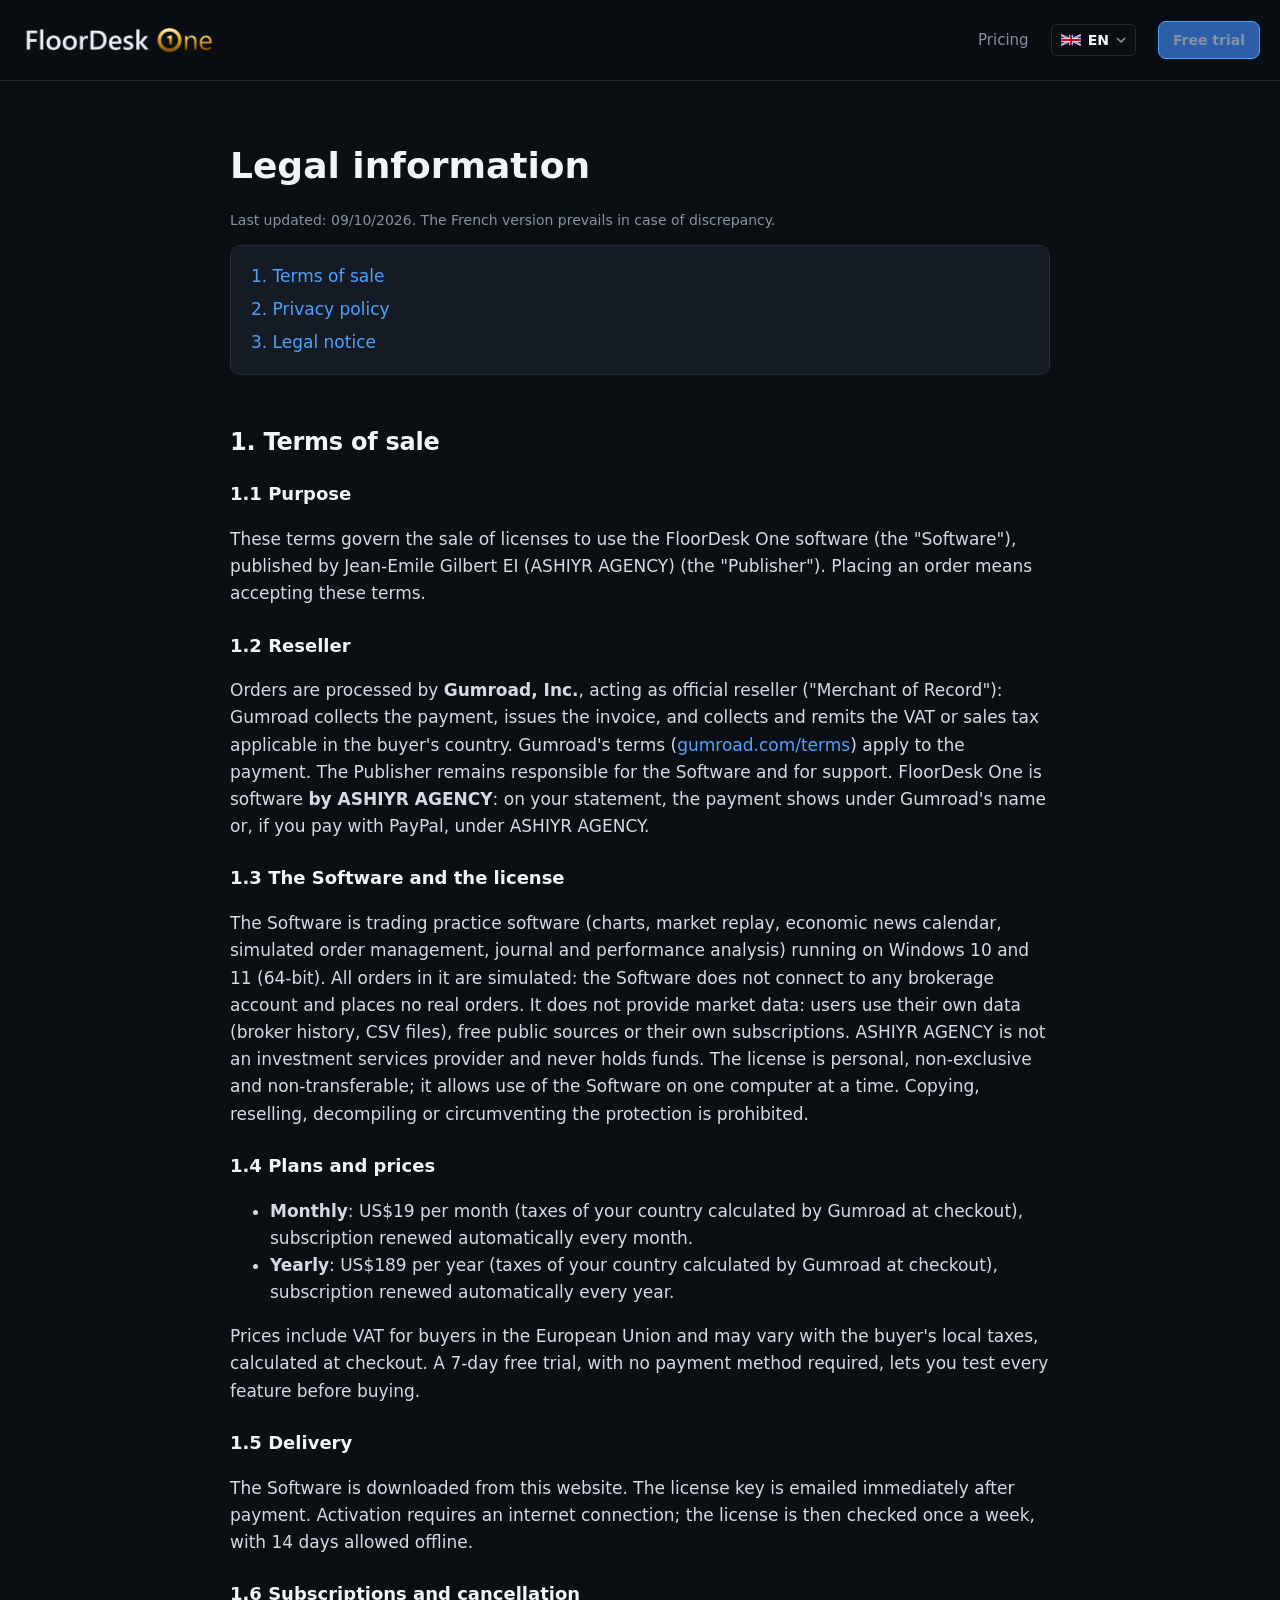
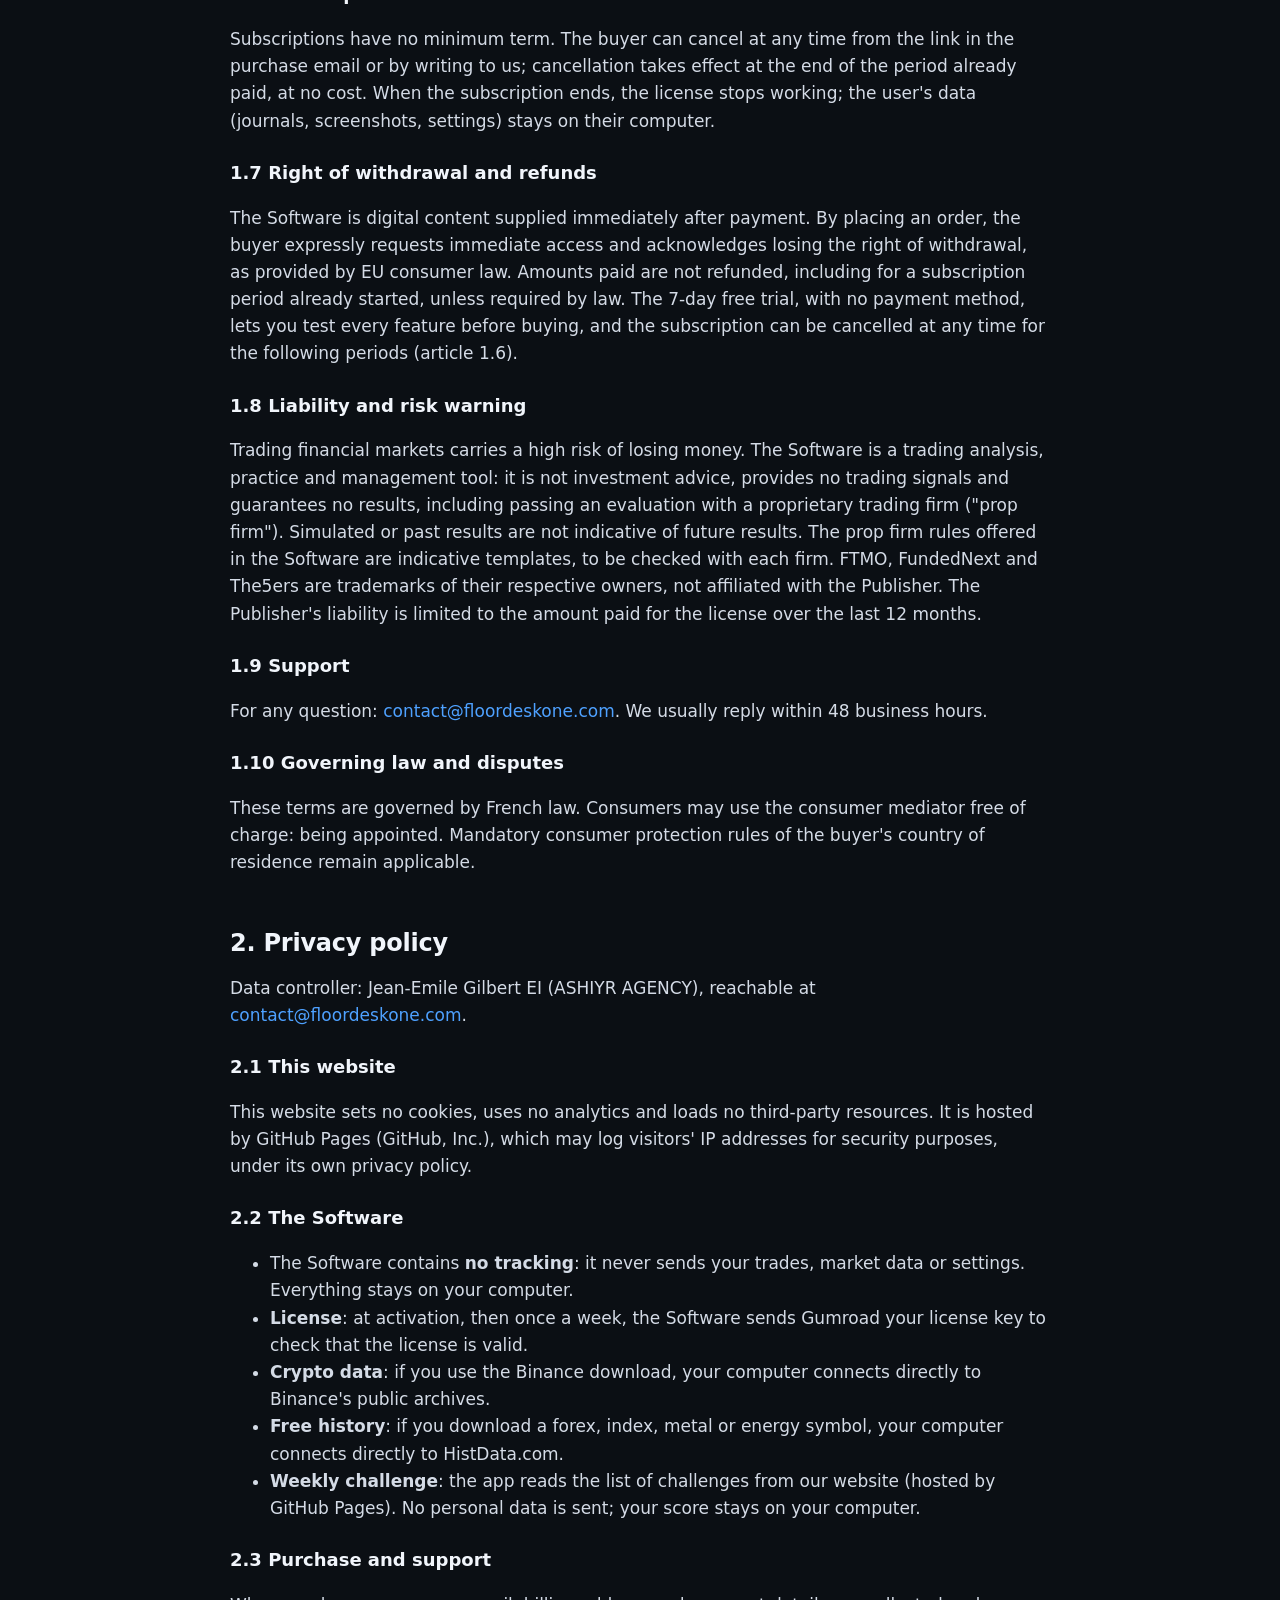
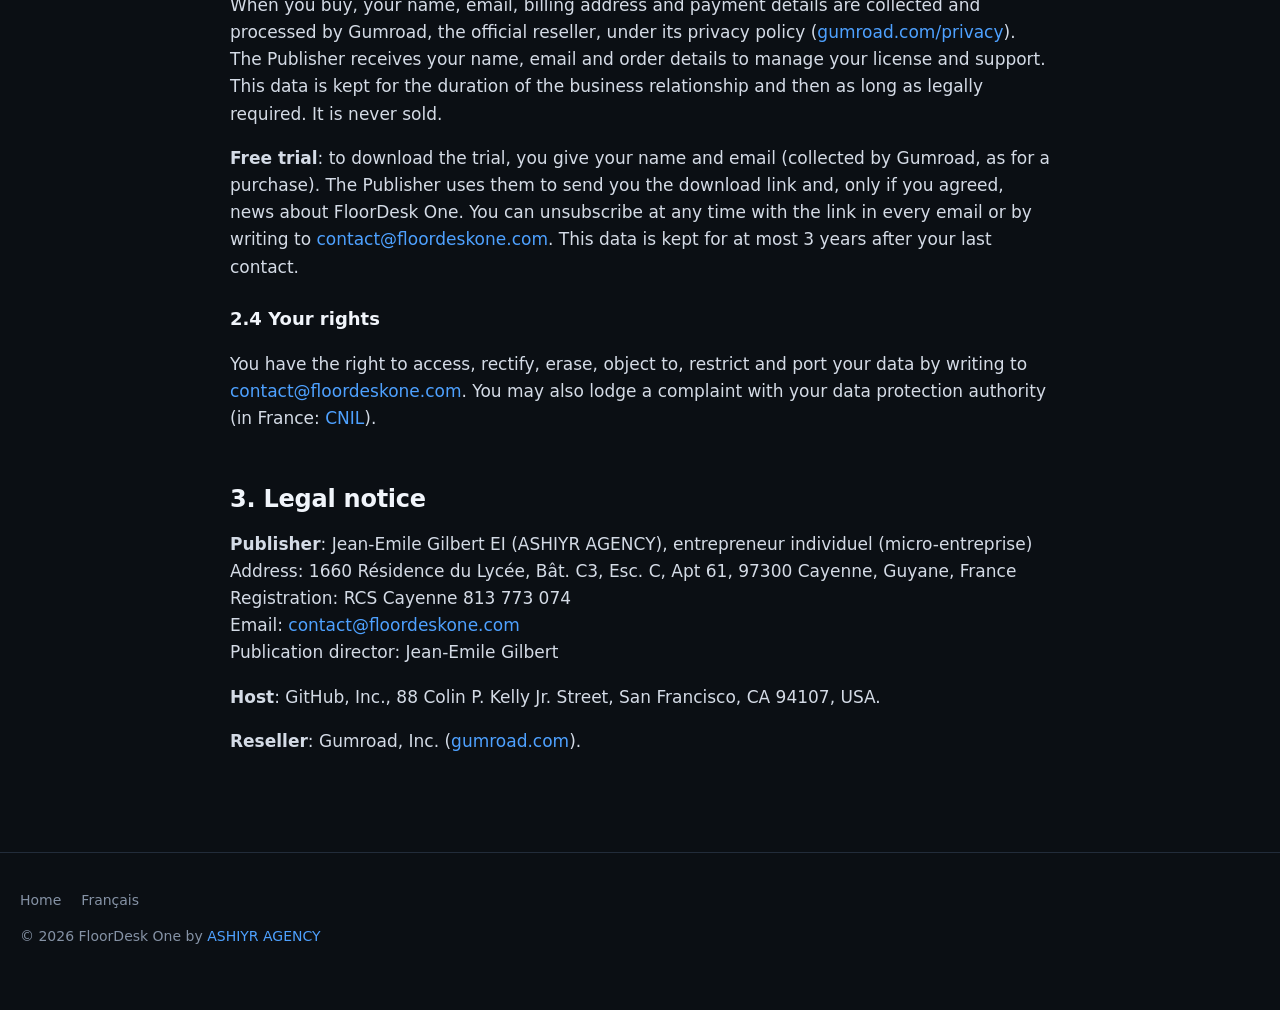
<file: en/legal.html>
<!doctype html>
<html lang="en">
<head>
<meta charset="utf-8">
<meta name="viewport" content="width=device-width, initial-scale=1">
<title>Legal information — FloorDesk One</title>
<link rel="canonical" href="https://floordeskone.com/en/legal.html">
<link rel="alternate" hreflang="fr" href="https://floordeskone.com/legal.html">
<link rel="alternate" hreflang="en" href="https://floordeskone.com/en/legal.html">
<link rel="alternate" hreflang="pt-BR" href="https://floordeskone.com/pt/legal.html">
<link rel="alternate" hreflang="es" href="https://floordeskone.com/es/legal.html">
<link rel="alternate" hreflang="x-default" href="https://floordeskone.com/legal.html">
<meta name="description" content="Terms of sale, privacy policy and legal notice of FloorDesk One.">
<link rel="icon" href="../img/icone.png">
<link rel="stylesheet" href="../style.css">
</head>
<body>
<header class="haut">
  <div class="conteneur">
    <a class="logo" href="index.html"><img src="../img/logo.png" alt="FloorDesk One" height="30"></a>
    <nav class="menu">
      <a href="./#pricing">Pricing</a>
      <details class="langues"><summary><svg viewBox="0 0 60 30" aria-hidden="true"><rect width="60" height="30" fill="#012169"/><path d="M0,0 60,30M60,0 0,30" stroke="#fff" stroke-width="6"/><path d="M0,0 60,30M60,0 0,30" stroke="#C8102E" stroke-width="2"/><path d="M30,0v30M0,15h60" stroke="#fff" stroke-width="10"/><path d="M30,0v30M0,15h60" stroke="#C8102E" stroke-width="6"/></svg><span>EN</span><svg class="fleche" viewBox="0 0 10 6" aria-hidden="true"><path d="M1 1l4 4 4-4" fill="none" stroke="currentColor" stroke-width="1.6"/></svg></summary><div class="liste"><a href="../legal.html" hreflang="fr"><svg viewBox="0 0 3 2" aria-hidden="true"><rect width="1" height="2" fill="#0055A4"/><rect x="1" width="1" height="2" fill="#fff"/><rect x="2" width="1" height="2" fill="#EF4135"/></svg><span>Français</span></a><a href="../en/legal.html" hreflang="en" class="actif"><svg viewBox="0 0 60 30" aria-hidden="true"><rect width="60" height="30" fill="#012169"/><path d="M0,0 60,30M60,0 0,30" stroke="#fff" stroke-width="6"/><path d="M0,0 60,30M60,0 0,30" stroke="#C8102E" stroke-width="2"/><path d="M30,0v30M0,15h60" stroke="#fff" stroke-width="10"/><path d="M30,0v30M0,15h60" stroke="#C8102E" stroke-width="6"/></svg><span>English</span></a><a href="../pt/legal.html" hreflang="pt"><svg viewBox="0 0 20 14" aria-hidden="true"><rect width="20" height="14" fill="#009C3B"/><path d="M10 1.6 18.4 7 10 12.4 1.6 7z" fill="#FFDF00"/><circle cx="10" cy="7" r="3.1" fill="#002776"/></svg><span>Português</span></a><a href="../es/legal.html" hreflang="es"><svg viewBox="0 0 3 2" aria-hidden="true"><rect width="3" height="2" fill="#AA151B"/><rect y=".5" width="3" height="1" fill="#F1BF00"/></svg><span>Español</span></a></div></details>
      <a class="bouton petit" data-essai href="https://ashiyr8.gumroad.com/l/floordesk-one-trial?wanted=true">Free trial</a>
    </nav>
  </div>
</header>

<main class="conteneur legal">
  <h1>Legal information</h1>
  <p class="maj">Last updated: 09/10/2026. The French version prevails in case of discrepancy.</p>
  <div class="sommaire">
    <a href="#terms">1. Terms of sale</a>
    <a href="#privacy">2. Privacy policy</a>
    <a href="#legal-notice">3. Legal notice</a>
  </div>

  <h2 id="terms">1. Terms of sale</h2>

  <h3>1.1 Purpose</h3>
  <p>These terms govern the sale of licenses to use the FloorDesk One software (the "Software"), published by
    Jean-Emile Gilbert EI (ASHIYR AGENCY) (the "Publisher"). Placing an order means accepting these terms.</p>

  <h3>1.2 Reseller</h3>
  <p>Orders are processed by <strong>Gumroad, Inc.</strong>, acting as official reseller ("Merchant of
    Record"): Gumroad collects the payment, issues the invoice, and collects and remits the VAT or sales tax
    applicable in the buyer's country. Gumroad's terms
    (<a href="https://gumroad.com/terms" rel="noopener">gumroad.com/terms</a>) apply to
    the payment. The Publisher remains responsible for the Software and for support.
    FloorDesk One is software <strong>by ASHIYR AGENCY</strong>: on your statement, the payment shows under
    Gumroad's name or, if you pay with PayPal, under ASHIYR AGENCY.</p>

  <h3>1.3 The Software and the license</h3>
  <p>The Software is trading practice software (charts, market replay, economic news calendar, simulated order
    management, journal and performance analysis) running on Windows 10 and 11 (64-bit). All orders in it are
    simulated: the Software does not connect to any brokerage account and places no real orders. It does not provide
    market data: users use their own data (broker history, CSV files), free public sources or their own subscriptions.
    ASHIYR AGENCY is not an investment services provider and never holds funds. The
    license is personal, non-exclusive and non-transferable; it allows use of the Software on one
    computer at a time. Copying, reselling, decompiling or circumventing the protection is prohibited.</p>

  <h3>1.4 Plans and prices</h3>
  <ul>
    <li><strong>Monthly</strong>: US$19 per month (taxes of your country calculated by Gumroad at checkout), subscription renewed automatically every month.</li>
    <li><strong>Yearly</strong>: US$189 per year (taxes of your country calculated by Gumroad at checkout), subscription renewed automatically every year.</li>
  </ul>
  <p>Prices include VAT for buyers in the European Union and may vary with the buyer's local taxes, calculated
    at checkout. A 7-day free trial, with no payment method required, lets you test every feature before buying.</p>

  <h3>1.5 Delivery</h3>
  <p>The Software is downloaded from this website. The license key is emailed immediately after payment.
    Activation requires an internet connection; the license is then checked once a week, with 14 days allowed
    offline.</p>

  <h3>1.6 Subscriptions and cancellation</h3>
  <p>Subscriptions have no minimum term. The buyer can cancel at any time from the link in the purchase email or
    by writing to us; cancellation takes effect at the end of the period already paid, at no cost. When the
    subscription ends, the license stops working; the user's data (journals, screenshots, settings) stays on
    their computer.</p>

  <h3>1.7 Right of withdrawal and refunds</h3>
  <p>The Software is digital content supplied immediately after payment. By placing an order, the buyer expressly
    requests immediate access and acknowledges losing the right of withdrawal, as provided by EU consumer law.
    Amounts paid are not refunded, including for a subscription period already started, unless required by law.
    The 7-day free trial, with no payment method, lets you test every feature before buying, and the subscription
    can be cancelled at any time for the following periods (article 1.6).</p>

  <h3>1.8 Liability and risk warning</h3>
  <p>Trading financial markets carries a high risk of losing money. The Software is a trading analysis, practice
    and management tool:
    it is not investment advice, provides no trading signals and guarantees no results, including passing an
    evaluation with a proprietary trading firm ("prop firm"). Simulated or past results are not indicative of
    future results. The prop firm rules offered in the Software are indicative templates, to be checked with each
    firm. FTMO, FundedNext and The5ers are trademarks of their respective owners, not affiliated with the Publisher.
    The Publisher's liability is limited to the amount paid for the license over the last 12 months.</p>

  <h3>1.9 Support</h3>
  <p>For any question: <a href="mailto:contact@floordeskone.com">contact@floordeskone.com</a>. We usually reply within 48 business hours.</p>

  <h3>1.10 Governing law and disputes</h3>
  <p>These terms are governed by French law. Consumers may use the consumer mediator free of charge:
    being appointed. Mandatory consumer protection rules of the buyer's country of residence remain applicable.</p>

  <h2 id="privacy">2. Privacy policy</h2>
  <p>Data controller: Jean-Emile Gilbert EI (ASHIYR AGENCY), reachable at <a href="mailto:contact@floordeskone.com">contact@floordeskone.com</a>.</p>

  <h3>2.1 This website</h3>
  <p>This website sets no cookies, uses no analytics and loads no third-party resources. It is hosted by GitHub
    Pages (GitHub, Inc.), which may log visitors' IP addresses for security purposes, under its own privacy policy.</p>

  <h3>2.2 The Software</h3>
  <ul>
    <li>The Software contains <strong>no tracking</strong>: it never sends your trades, market data or settings.
      Everything stays on your computer.</li>
    <li><strong>License</strong>: at activation, then once a week, the Software sends Gumroad your license key to check that the
      license is valid.</li>
    <li><strong>Crypto data</strong>: if you use the Binance download, your computer connects directly to Binance's
      public archives.</li>
    <li><strong>Free history</strong>: if you download a forex, index, metal or energy symbol, your computer connects
      directly to HistData.com.</li>
    <li><strong>Weekly challenge</strong>: the app reads the list of challenges from our website (hosted by GitHub Pages). No personal data is sent; your score stays on your computer.</li>
  </ul>

  <h3>2.3 Purchase and support</h3>
  <p>When you buy, your name, email, billing address and payment details are collected and processed by Gumroad, the official reseller, under its privacy policy
    (<a href="https://gumroad.com/privacy" rel="noopener">gumroad.com/privacy</a>). The Publisher
    receives your name, email and order details to manage your license and support. This data is kept for the
    duration of the business relationship and then as long as legally required. It is never sold.</p>
  <p><strong>Free trial</strong>: to download the trial, you give your name and email (collected by Gumroad, as for a purchase). The Publisher uses them to send you the download link and, only if you agreed, news about FloorDesk One. You can unsubscribe at any time with the link in every email or by writing to <a href="mailto:contact@floordeskone.com">contact@floordeskone.com</a>. This data is kept for at most 3 years after your last contact.</p>

  <h3>2.4 Your rights</h3>
  <p>You have the right to access, rectify, erase, object to, restrict and port your data by writing to
    <a href="mailto:contact@floordeskone.com">contact@floordeskone.com</a>. You may also lodge a complaint with your data protection authority
    (in France: <a href="https://www.cnil.fr" rel="noopener">CNIL</a>).</p>

  <h2 id="legal-notice">3. Legal notice</h2>
  <p><strong>Publisher</strong>: Jean-Emile Gilbert EI (ASHIYR AGENCY), entrepreneur individuel (micro-entreprise)<br>
    Address: 1660 Résidence du Lycée, Bât. C3, Esc. C, Apt 61, 97300 Cayenne, Guyane, France<br>
    Registration: RCS Cayenne 813 773 074<br>
    Email: <a href="mailto:contact@floordeskone.com">contact@floordeskone.com</a><br>
    Publication director: Jean-Emile Gilbert</p>
  <p><strong>Host</strong>: GitHub, Inc., 88 Colin P. Kelly Jr. Street, San Francisco, CA 94107, USA.</p>
  <p><strong>Reseller</strong>: Gumroad, Inc. (<a href="https://gumroad.com" rel="noopener">gumroad.com</a>).</p>
</main>

<footer>
  <div class="conteneur">
    <div class="liens"><a href="index.html">Home</a><a href="../legal.html">Français</a></div>
    <p>© 2026 FloorDesk One by <a href="https://ashiyr-agency.com" rel="noopener">ASHIYR AGENCY</a></p>
  </div>
</footer>
<script>document.addEventListener("click",function(e){document.querySelectorAll("details.langues[open]").forEach(function(d){if(!d.contains(e.target))d.removeAttribute("open")})});</script>
<script src="../essai.js"></script>
</body>
</html>
</file>
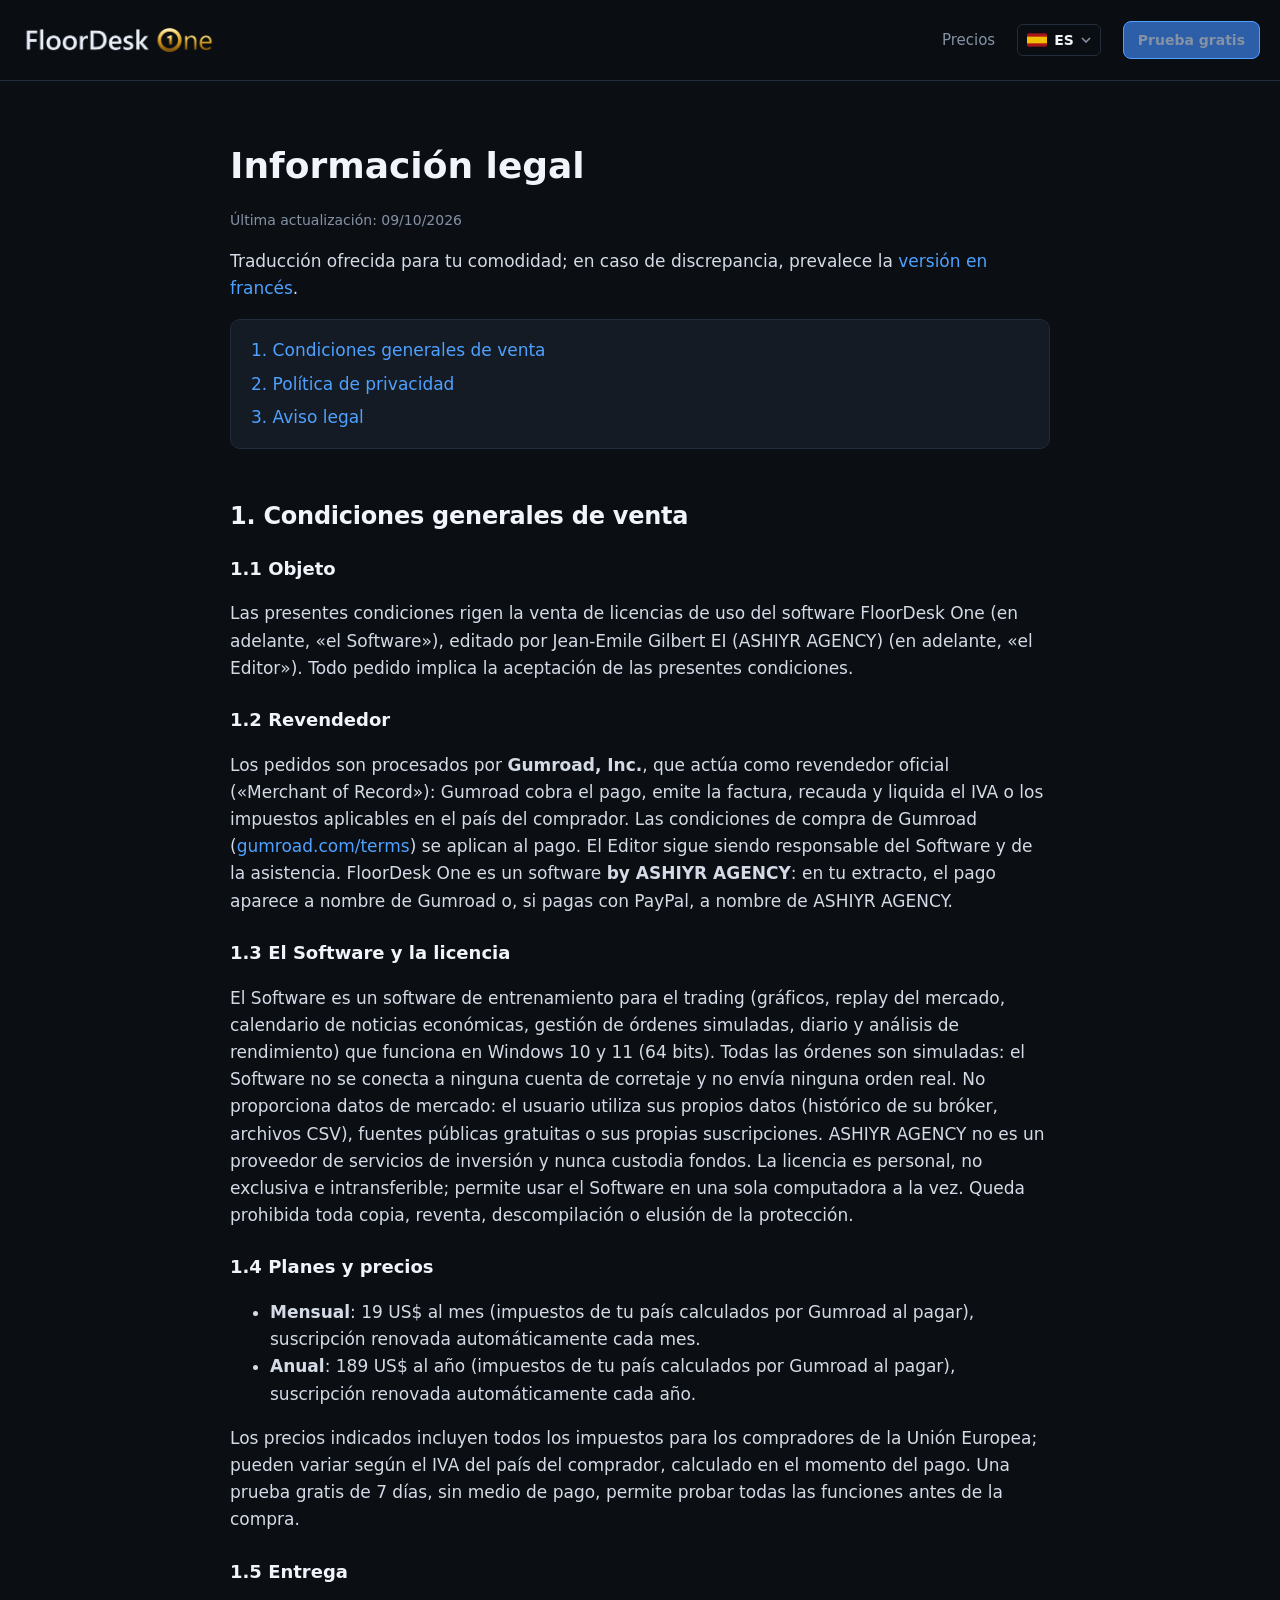
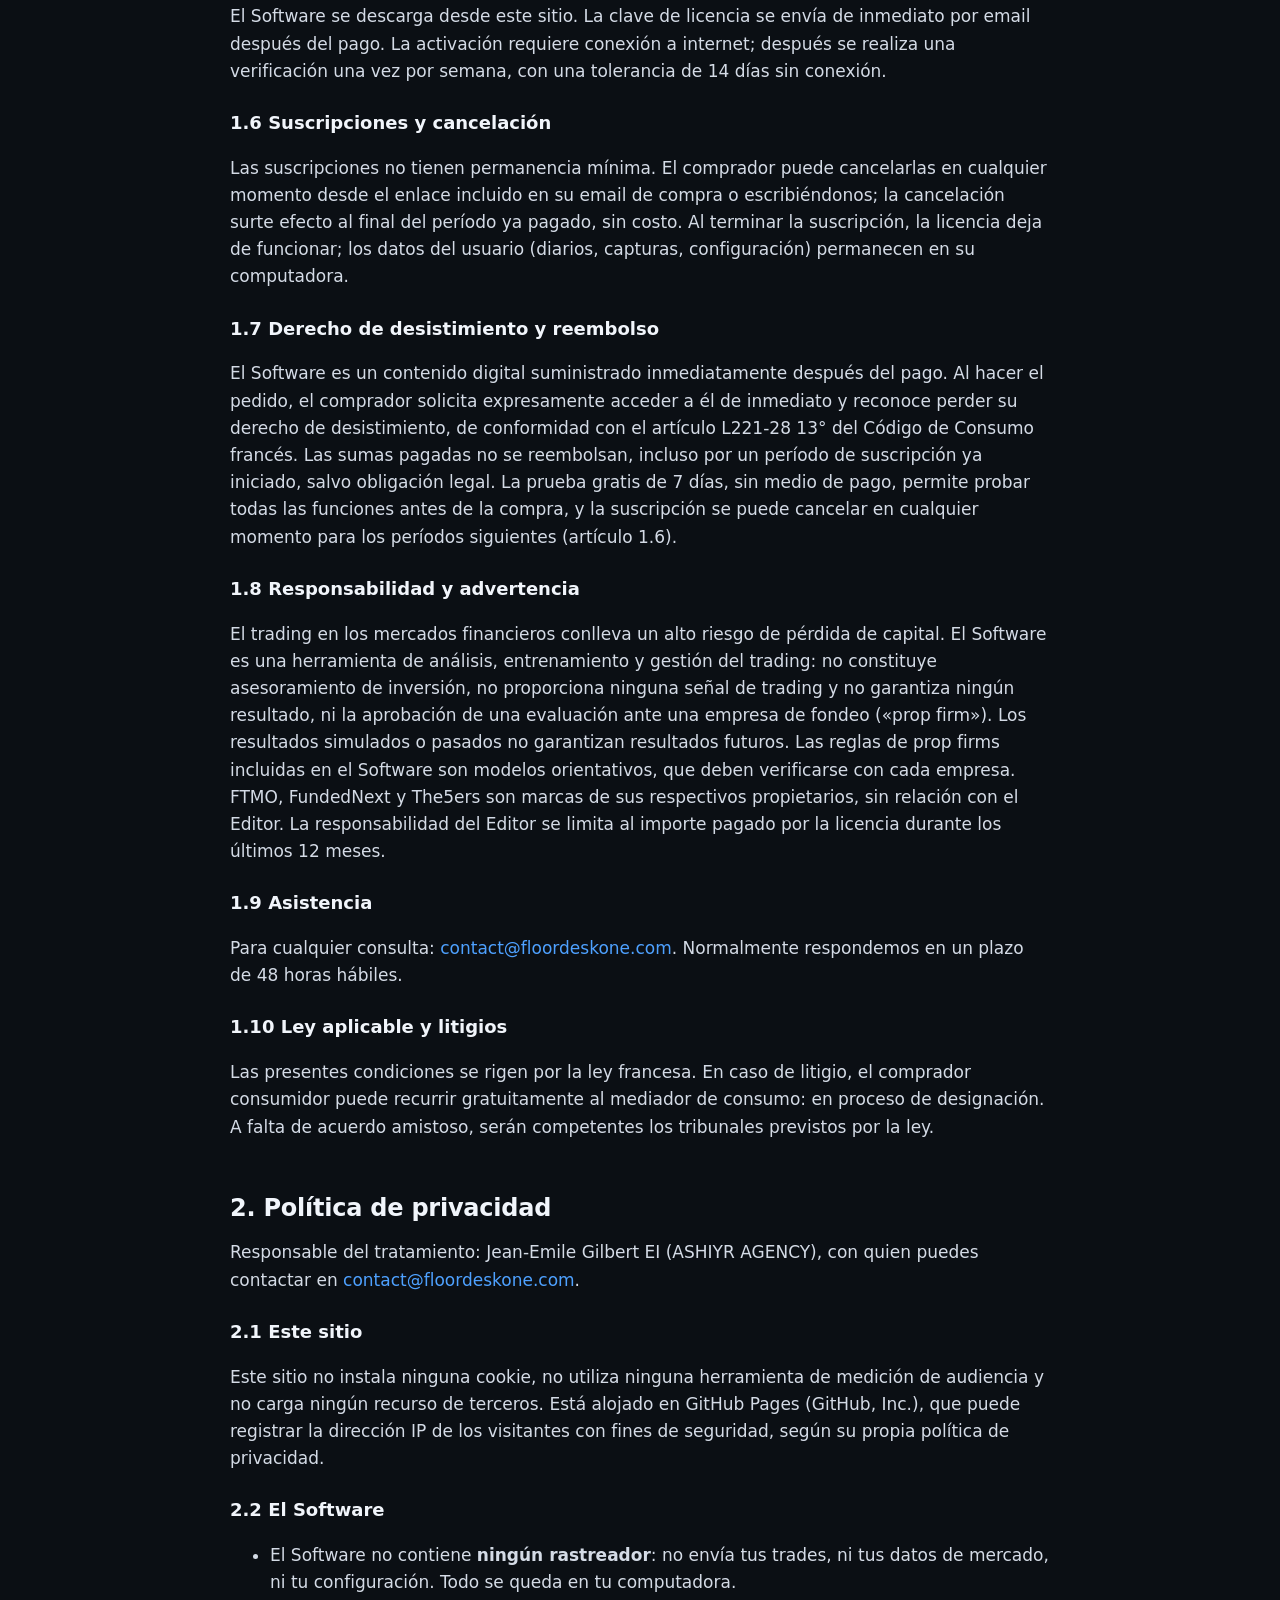
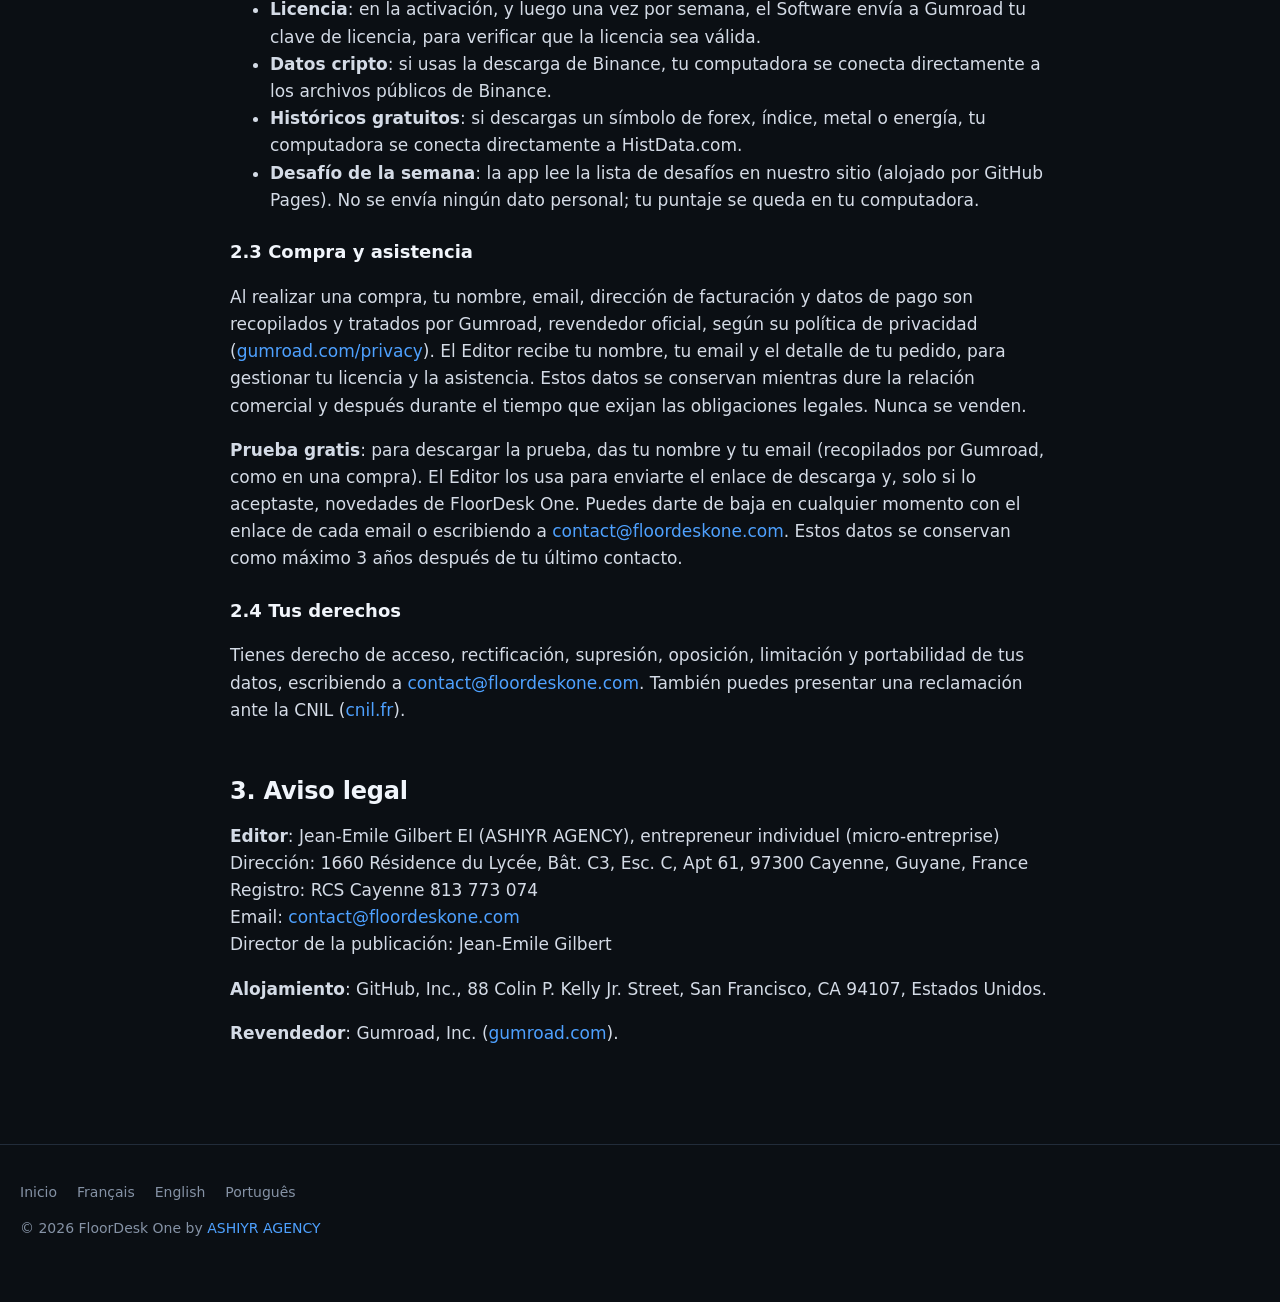
<file: es/legal.html>
<!doctype html>
<html lang="es">
<head>
<meta charset="utf-8">
<meta name="viewport" content="width=device-width, initial-scale=1">
<title>Información legal — FloorDesk One</title>
<link rel="canonical" href="https://floordeskone.com/es/legal.html">
<link rel="alternate" hreflang="fr" href="https://floordeskone.com/legal.html">
<link rel="alternate" hreflang="en" href="https://floordeskone.com/en/legal.html">
<link rel="alternate" hreflang="pt-BR" href="https://floordeskone.com/pt/legal.html">
<link rel="alternate" hreflang="es" href="https://floordeskone.com/es/legal.html">
<link rel="alternate" hreflang="x-default" href="https://floordeskone.com/legal.html">
<meta name="description" content="Condiciones generales de venta, política de privacidad y aviso legal de FloorDesk One.">
<link rel="icon" href="../img/icone.png">
<link rel="stylesheet" href="../style.css">
</head>
<body>
<header class="haut">
  <div class="conteneur">
    <a class="logo" href="index.html"><img src="../img/logo.png" alt="FloorDesk One" height="30"></a>
    <nav class="menu">
      <a href="./#pricing">Precios</a>
      <details class="langues"><summary><svg viewBox="0 0 3 2" aria-hidden="true"><rect width="3" height="2" fill="#AA151B"/><rect y=".5" width="3" height="1" fill="#F1BF00"/></svg><span>ES</span><svg class="fleche" viewBox="0 0 10 6" aria-hidden="true"><path d="M1 1l4 4 4-4" fill="none" stroke="currentColor" stroke-width="1.6"/></svg></summary><div class="liste"><a href="../legal.html" hreflang="fr"><svg viewBox="0 0 3 2" aria-hidden="true"><rect width="1" height="2" fill="#0055A4"/><rect x="1" width="1" height="2" fill="#fff"/><rect x="2" width="1" height="2" fill="#EF4135"/></svg><span>Français</span></a><a href="../en/legal.html" hreflang="en"><svg viewBox="0 0 60 30" aria-hidden="true"><rect width="60" height="30" fill="#012169"/><path d="M0,0 60,30M60,0 0,30" stroke="#fff" stroke-width="6"/><path d="M0,0 60,30M60,0 0,30" stroke="#C8102E" stroke-width="2"/><path d="M30,0v30M0,15h60" stroke="#fff" stroke-width="10"/><path d="M30,0v30M0,15h60" stroke="#C8102E" stroke-width="6"/></svg><span>English</span></a><a href="../pt/legal.html" hreflang="pt"><svg viewBox="0 0 20 14" aria-hidden="true"><rect width="20" height="14" fill="#009C3B"/><path d="M10 1.6 18.4 7 10 12.4 1.6 7z" fill="#FFDF00"/><circle cx="10" cy="7" r="3.1" fill="#002776"/></svg><span>Português</span></a><a href="../es/legal.html" hreflang="es" class="actif"><svg viewBox="0 0 3 2" aria-hidden="true"><rect width="3" height="2" fill="#AA151B"/><rect y=".5" width="3" height="1" fill="#F1BF00"/></svg><span>Español</span></a></div></details>
      <a class="bouton petit" data-essai href="https://ashiyr8.gumroad.com/l/floordesk-one-trial?wanted=true">Prueba gratis</a>
    </nav>
  </div>
</header>

<main class="conteneur legal">
  <h1>Información legal</h1>
  <p class="maj">Última actualización: 09/10/2026</p>
  <p>Traducción ofrecida para tu comodidad; en caso de discrepancia, prevalece la <a href="../legal.html">versión en francés</a>.</p>
  <div class="sommaire">
    <a href="#terms">1. Condiciones generales de venta</a>
    <a href="#privacy">2. Política de privacidad</a>
    <a href="#legal-notice">3. Aviso legal</a>
  </div>

  <h2 id="terms">1. Condiciones generales de venta</h2>

  <h3>1.1 Objeto</h3>
  <p>Las presentes condiciones rigen la venta de licencias de uso del software FloorDesk One
    (en adelante, «el Software»), editado por Jean-Emile Gilbert EI (ASHIYR AGENCY) (en adelante, «el Editor»). Todo pedido implica la
    aceptación de las presentes condiciones.</p>

  <h3>1.2 Revendedor</h3>
  <p>Los pedidos son procesados por <strong>Gumroad, Inc.</strong>, que actúa como revendedor
    oficial («Merchant of Record»): Gumroad cobra el pago, emite la factura, recauda y
    liquida el IVA o los impuestos aplicables en el país del comprador. Las condiciones de compra de Gumroad
    (<a href="https://gumroad.com/terms" rel="noopener">gumroad.com/terms</a>)
    se aplican al pago. El Editor sigue siendo responsable del Software y de la asistencia.
    FloorDesk One es un software <strong>by ASHIYR AGENCY</strong>: en tu extracto, el pago aparece a nombre
    de Gumroad o, si pagas con PayPal, a nombre de ASHIYR AGENCY.</p>

  <h3>1.3 El Software y la licencia</h3>
  <p>El Software es un software de entrenamiento para el trading (gráficos, replay del mercado, calendario de noticias
    económicas, gestión de órdenes simuladas, diario y análisis de rendimiento) que funciona en Windows 10 y 11
    (64 bits). Todas las órdenes son simuladas: el Software no se conecta a ninguna cuenta de corretaje y no envía ninguna
    orden real. No proporciona datos de mercado: el usuario utiliza sus propios datos (histórico de su
    bróker, archivos CSV), fuentes públicas gratuitas o sus propias suscripciones. ASHIYR AGENCY no es un
    proveedor de servicios de inversión y nunca custodia fondos. La licencia es personal,
    no exclusiva e intransferible; permite usar el Software en una sola computadora a la vez.
    Queda prohibida toda copia, reventa, descompilación o elusión de la protección.</p>

  <h3>1.4 Planes y precios</h3>
  <ul>
    <li><strong>Mensual</strong>: 19 US$ al mes (impuestos de tu país calculados por Gumroad al pagar), suscripción renovada automáticamente cada mes.</li>
    <li><strong>Anual</strong>: 189 US$ al año (impuestos de tu país calculados por Gumroad al pagar), suscripción renovada automáticamente cada año.</li>
  </ul>
  <p>Los precios indicados incluyen todos los impuestos para los compradores de la Unión Europea; pueden
    variar según el IVA del país del comprador, calculado en el momento del pago. Una prueba gratis de
    7 días, sin medio de pago, permite probar todas las funciones antes de la compra.</p>

  <h3>1.5 Entrega</h3>
  <p>El Software se descarga desde este sitio. La clave de licencia se envía de inmediato por email después
    del pago. La activación requiere conexión a internet; después se realiza una verificación una vez por
    semana, con una tolerancia de 14 días sin conexión.</p>

  <h3>1.6 Suscripciones y cancelación</h3>
  <p>Las suscripciones no tienen permanencia mínima. El comprador puede cancelarlas en cualquier momento desde el enlace
    incluido en su email de compra o escribiéndonos; la cancelación surte efecto al final del período ya
    pagado, sin costo. Al terminar la suscripción, la licencia deja de funcionar; los datos del usuario
    (diarios, capturas, configuración) permanecen en su computadora.</p>

  <h3>1.7 Derecho de desistimiento y reembolso</h3>
  <p>El Software es un contenido digital suministrado inmediatamente después del pago. Al hacer el pedido,
    el comprador solicita expresamente acceder a él de inmediato y reconoce perder su derecho de desistimiento,
    de conformidad con el artículo L221-28 13° del Código de Consumo francés. Las sumas pagadas no se reembolsan,
    incluso por un período de suscripción ya iniciado, salvo obligación legal. La prueba gratis de 7 días, sin
    medio de pago, permite probar todas las funciones antes de la compra, y la suscripción se puede cancelar en cualquier
    momento para los períodos siguientes (artículo 1.6).</p>

  <h3>1.8 Responsabilidad y advertencia</h3>
  <p>El trading en los mercados financieros conlleva un alto riesgo de pérdida de capital. El Software es una
    herramienta de análisis, entrenamiento y gestión del trading: no constituye asesoramiento de inversión, no proporciona ninguna
    señal de trading y no garantiza ningún resultado, ni la aprobación de una evaluación ante una empresa de
    fondeo («prop firm»). Los resultados simulados o pasados no garantizan resultados futuros. Las
    reglas de prop firms incluidas en el Software son modelos orientativos, que deben verificarse con cada
    empresa. FTMO, FundedNext y The5ers son marcas de sus respectivos propietarios, sin relación con el Editor.
    La responsabilidad del Editor se limita al importe pagado por la licencia durante los últimos 12 meses.</p>

  <h3>1.9 Asistencia</h3>
  <p>Para cualquier consulta: <a href="mailto:contact@floordeskone.com">contact@floordeskone.com</a>. Normalmente respondemos en un plazo de 48 horas hábiles.</p>

  <h3>1.10 Ley aplicable y litigios</h3>
  <p>Las presentes condiciones se rigen por la ley francesa. En caso de litigio, el comprador consumidor puede
    recurrir gratuitamente al mediador de consumo: en proceso de designación. A falta de acuerdo amistoso, serán competentes los tribunales
    previstos por la ley.</p>

  <h2 id="privacy">2. Política de privacidad</h2>
  <p>Responsable del tratamiento: Jean-Emile Gilbert EI (ASHIYR AGENCY), con quien puedes contactar en <a href="mailto:contact@floordeskone.com">contact@floordeskone.com</a>.</p>

  <h3>2.1 Este sitio</h3>
  <p>Este sitio no instala ninguna cookie, no utiliza ninguna herramienta de medición de audiencia y no carga ningún recurso
    de terceros. Está alojado en GitHub Pages (GitHub, Inc.), que puede registrar la dirección IP de los visitantes con
    fines de seguridad, según su propia política de privacidad.</p>

  <h3>2.2 El Software</h3>
  <ul>
    <li>El Software no contiene <strong>ningún rastreador</strong>: no envía tus trades, ni tus datos de
      mercado, ni tu configuración. Todo se queda en tu computadora.</li>
    <li><strong>Licencia</strong>: en la activación, y luego una vez por semana, el Software envía a Gumroad tu
      clave de licencia, para verificar que la licencia sea válida.</li>
    <li><strong>Datos cripto</strong>: si usas la descarga de Binance, tu computadora se conecta
      directamente a los archivos públicos de Binance.</li>
    <li><strong>Históricos gratuitos</strong>: si descargas un símbolo de forex, índice, metal o energía, tu
      computadora se conecta directamente a HistData.com.</li>
    <li><strong>Desafío de la semana</strong>: la app lee la lista de desafíos en nuestro sitio (alojado por GitHub Pages). No se envía ningún dato personal; tu puntaje se queda en tu computadora.</li>
  </ul>

  <h3>2.3 Compra y asistencia</h3>
  <p>Al realizar una compra, tu nombre, email, dirección de facturación y datos de pago son recopilados y tratados
    por Gumroad, revendedor oficial, según su política de privacidad
    (<a href="https://gumroad.com/privacy" rel="noopener">gumroad.com/privacy</a>). El Editor
    recibe tu nombre, tu email y el detalle de tu pedido, para gestionar tu licencia y la asistencia. Estos
    datos se conservan mientras dure la relación comercial y después durante el tiempo que exijan las
    obligaciones legales. Nunca se venden.</p>
  <p><strong>Prueba gratis</strong>: para descargar la prueba, das tu nombre y tu email (recopilados por Gumroad, como en una compra). El Editor los usa para enviarte el enlace de descarga y, solo si lo aceptaste, novedades de FloorDesk One. Puedes darte de baja en cualquier momento con el enlace de cada email o escribiendo a <a href="mailto:contact@floordeskone.com">contact@floordeskone.com</a>. Estos datos se conservan como máximo 3 años después de tu último contacto.</p>

  <h3>2.4 Tus derechos</h3>
  <p>Tienes derecho de acceso, rectificación, supresión, oposición, limitación y
    portabilidad de tus datos, escribiendo a <a href="mailto:contact@floordeskone.com">contact@floordeskone.com</a>. También puedes presentar
    una reclamación ante la CNIL (<a href="https://www.cnil.fr" rel="noopener">cnil.fr</a>).</p>

  <h2 id="legal-notice">3. Aviso legal</h2>
  <p><strong>Editor</strong>: Jean-Emile Gilbert EI (ASHIYR AGENCY), entrepreneur individuel (micro-entreprise)<br>
    Dirección: 1660 Résidence du Lycée, Bât. C3, Esc. C, Apt 61, 97300 Cayenne, Guyane, France<br>
    Registro: RCS Cayenne 813 773 074<br>
    Email: <a href="mailto:contact@floordeskone.com">contact@floordeskone.com</a><br>
    Director de la publicación: Jean-Emile Gilbert</p>
  <p><strong>Alojamiento</strong>: GitHub, Inc., 88 Colin P. Kelly Jr. Street, San Francisco, CA 94107, Estados Unidos.</p>
  <p><strong>Revendedor</strong>: Gumroad, Inc. (<a href="https://gumroad.com" rel="noopener">gumroad.com</a>).</p>
</main>

<footer>
  <div class="conteneur">
    <div class="liens"><a href="index.html">Inicio</a><a href="../legal.html">Français</a><a href="../en/legal.html">English</a><a href="../pt/legal.html">Português</a></div>
    <p>© 2026 FloorDesk One by <a href="https://ashiyr-agency.com" rel="noopener">ASHIYR AGENCY</a></p>
  </div>
</footer>
<script>document.addEventListener("click",function(e){document.querySelectorAll("details.langues[open]").forEach(function(d){if(!d.contains(e.target))d.removeAttribute("open")})});</script>
<script src="../essai.js"></script>
</body>
</html>
</file>
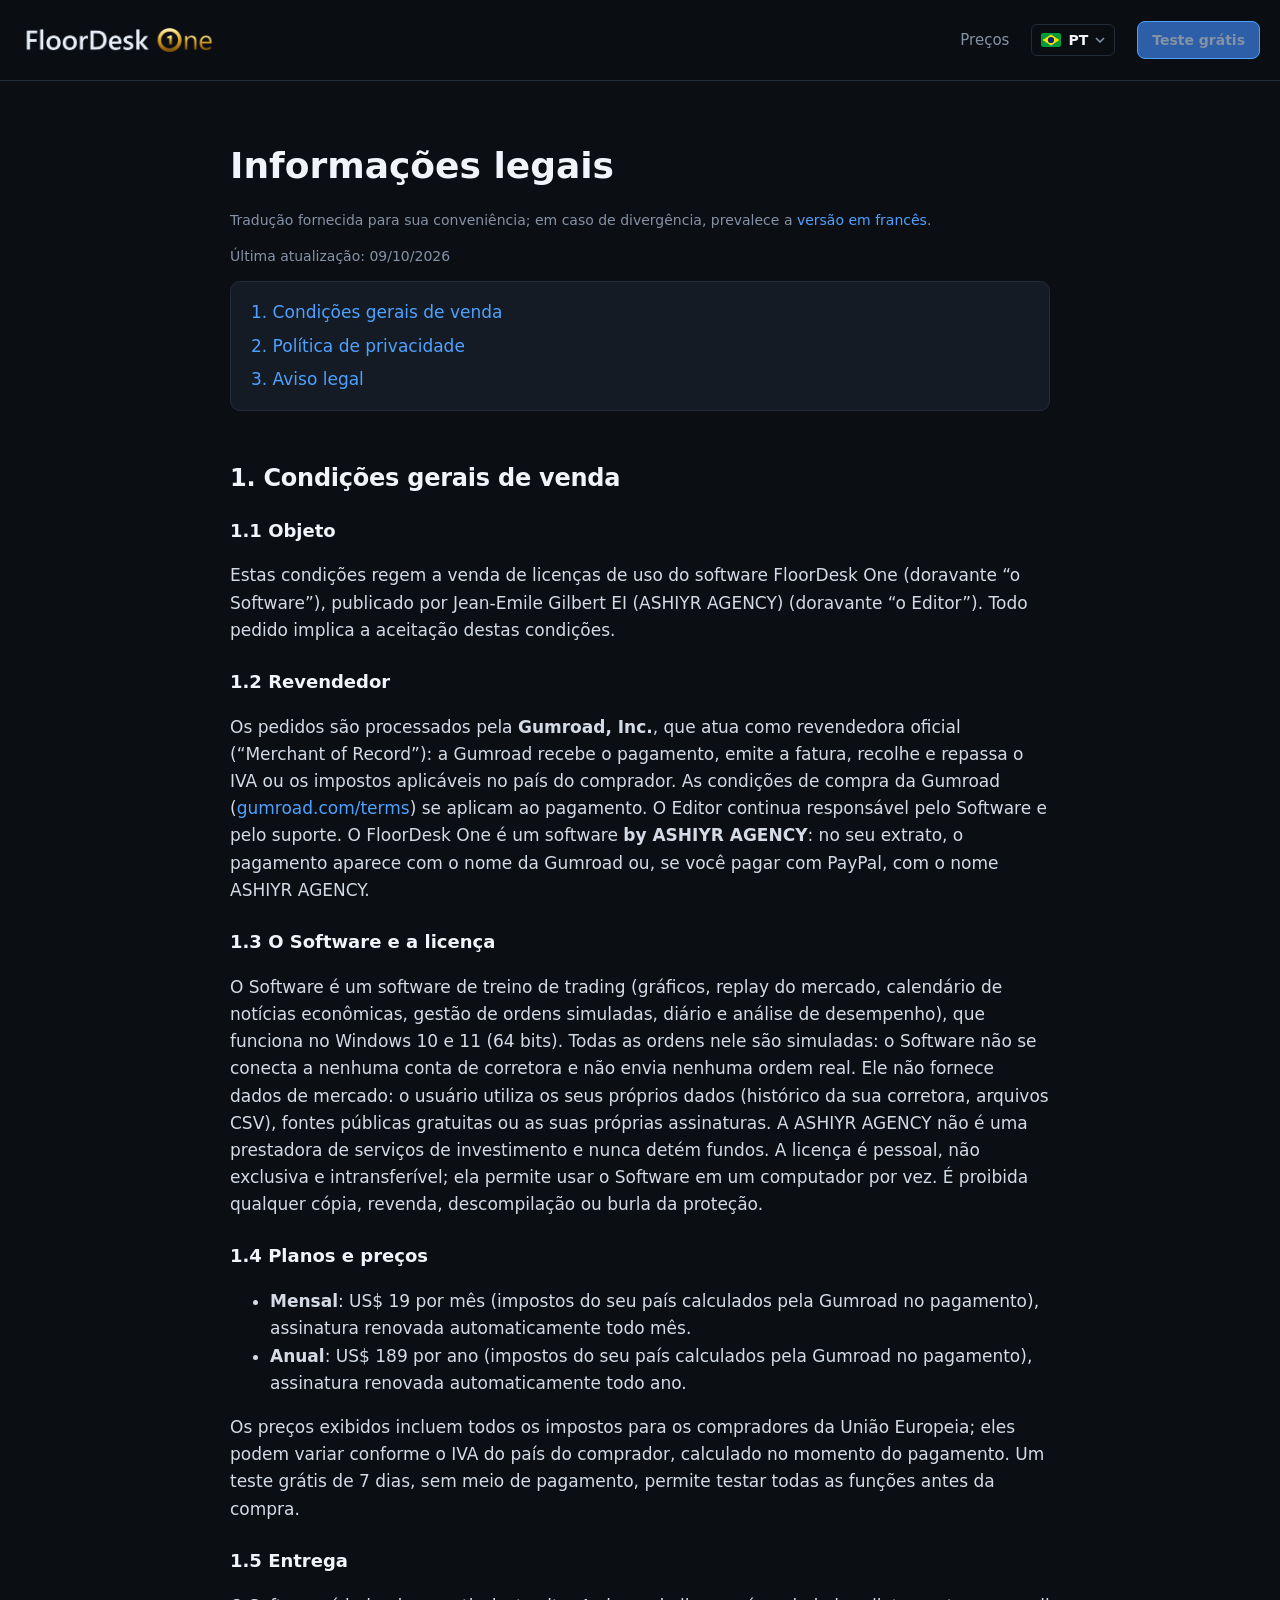
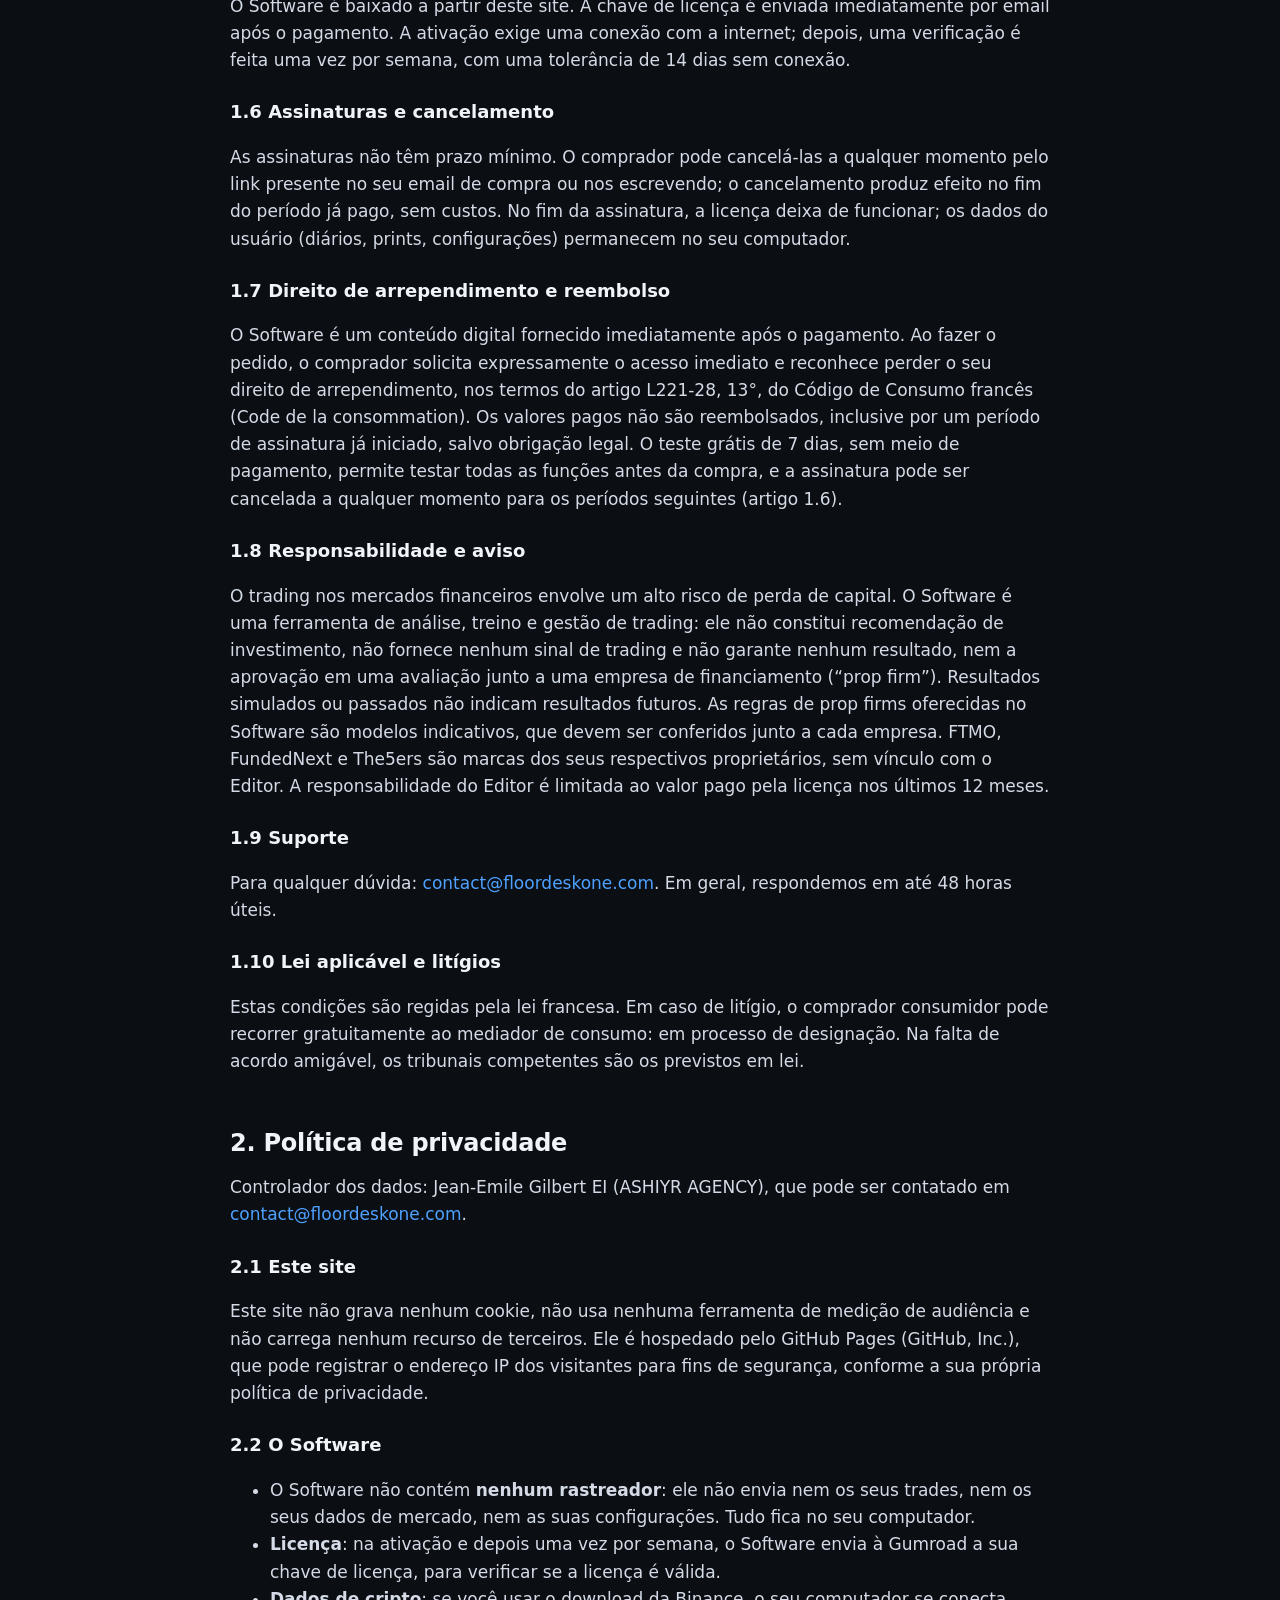
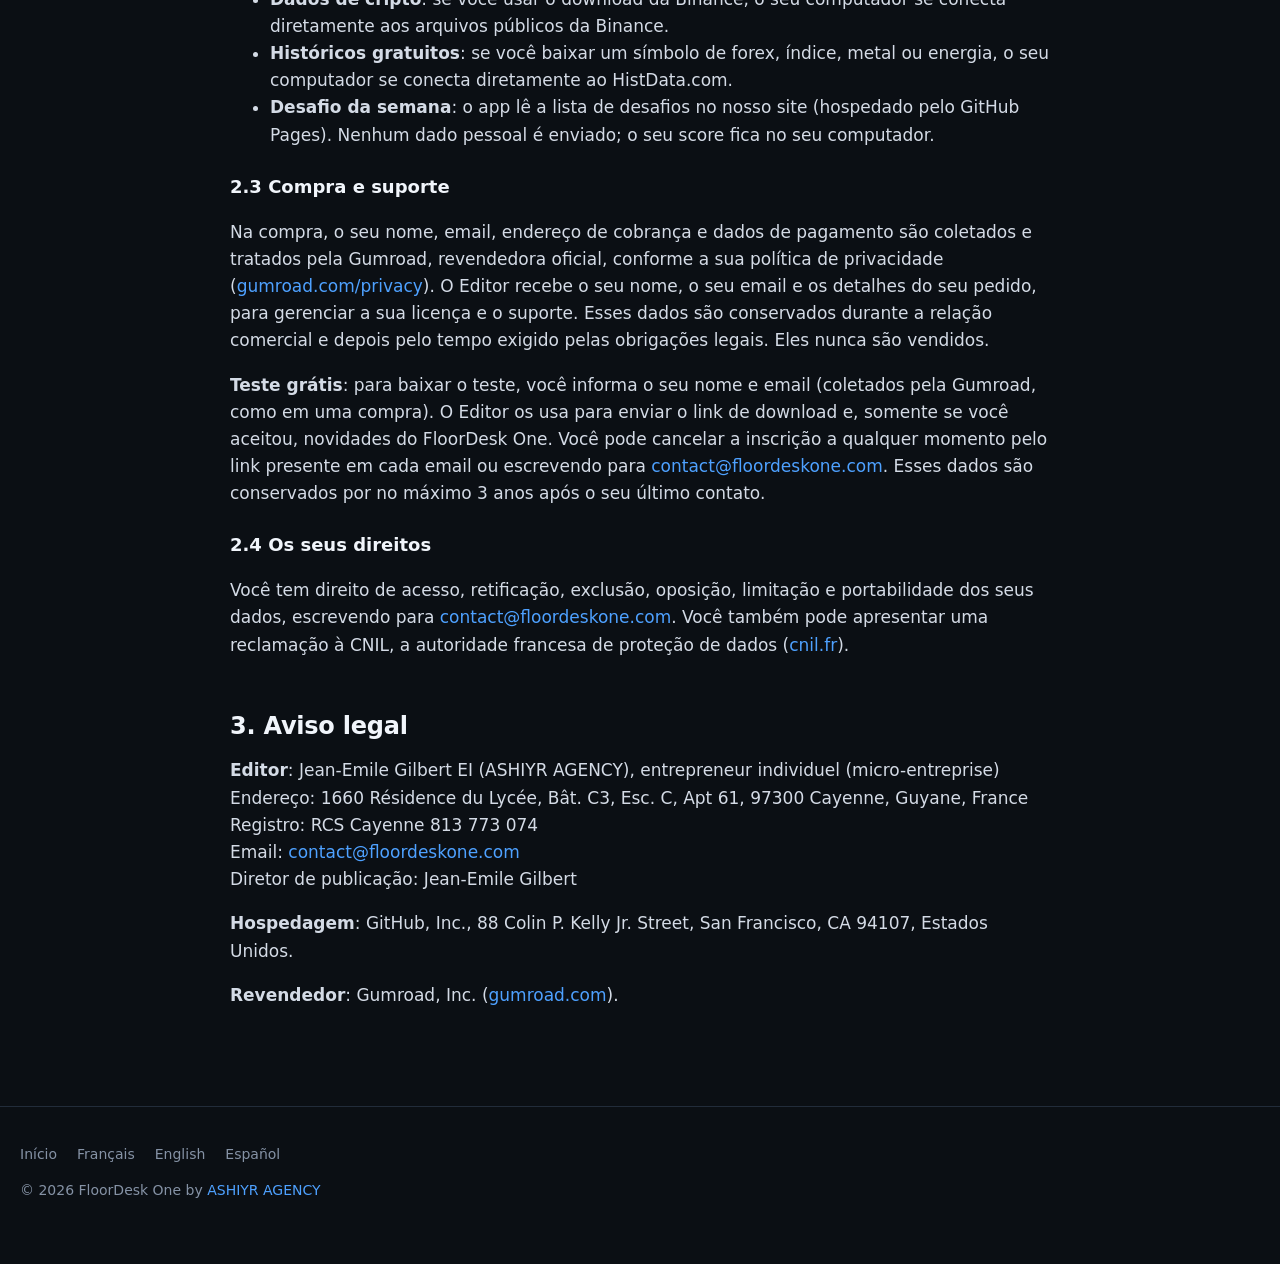
<file: pt/legal.html>
<!doctype html>
<html lang="pt-BR">
<head>
<meta charset="utf-8">
<meta name="viewport" content="width=device-width, initial-scale=1">
<title>Informações legais — FloorDesk One</title>
<link rel="canonical" href="https://floordeskone.com/pt/legal.html">
<link rel="alternate" hreflang="fr" href="https://floordeskone.com/legal.html">
<link rel="alternate" hreflang="en" href="https://floordeskone.com/en/legal.html">
<link rel="alternate" hreflang="pt-BR" href="https://floordeskone.com/pt/legal.html">
<link rel="alternate" hreflang="es" href="https://floordeskone.com/es/legal.html">
<link rel="alternate" hreflang="x-default" href="https://floordeskone.com/legal.html">
<meta name="description" content="Condições gerais de venda, política de privacidade e aviso legal do FloorDesk One.">
<link rel="icon" href="../img/icone.png">
<link rel="stylesheet" href="../style.css">
</head>
<body>
<header class="haut">
  <div class="conteneur">
    <a class="logo" href="index.html"><img src="../img/logo.png" alt="FloorDesk One" height="30"></a>
    <nav class="menu">
      <a href="./#pricing">Preços</a>
      <details class="langues"><summary><svg viewBox="0 0 20 14" aria-hidden="true"><rect width="20" height="14" fill="#009C3B"/><path d="M10 1.6 18.4 7 10 12.4 1.6 7z" fill="#FFDF00"/><circle cx="10" cy="7" r="3.1" fill="#002776"/></svg><span>PT</span><svg class="fleche" viewBox="0 0 10 6" aria-hidden="true"><path d="M1 1l4 4 4-4" fill="none" stroke="currentColor" stroke-width="1.6"/></svg></summary><div class="liste"><a href="../legal.html" hreflang="fr"><svg viewBox="0 0 3 2" aria-hidden="true"><rect width="1" height="2" fill="#0055A4"/><rect x="1" width="1" height="2" fill="#fff"/><rect x="2" width="1" height="2" fill="#EF4135"/></svg><span>Français</span></a><a href="../en/legal.html" hreflang="en"><svg viewBox="0 0 60 30" aria-hidden="true"><rect width="60" height="30" fill="#012169"/><path d="M0,0 60,30M60,0 0,30" stroke="#fff" stroke-width="6"/><path d="M0,0 60,30M60,0 0,30" stroke="#C8102E" stroke-width="2"/><path d="M30,0v30M0,15h60" stroke="#fff" stroke-width="10"/><path d="M30,0v30M0,15h60" stroke="#C8102E" stroke-width="6"/></svg><span>English</span></a><a href="../pt/legal.html" hreflang="pt" class="actif"><svg viewBox="0 0 20 14" aria-hidden="true"><rect width="20" height="14" fill="#009C3B"/><path d="M10 1.6 18.4 7 10 12.4 1.6 7z" fill="#FFDF00"/><circle cx="10" cy="7" r="3.1" fill="#002776"/></svg><span>Português</span></a><a href="../es/legal.html" hreflang="es"><svg viewBox="0 0 3 2" aria-hidden="true"><rect width="3" height="2" fill="#AA151B"/><rect y=".5" width="3" height="1" fill="#F1BF00"/></svg><span>Español</span></a></div></details>
      <a class="bouton petit" data-essai href="https://ashiyr8.gumroad.com/l/floordesk-one-trial?wanted=true">Teste grátis</a>
    </nav>
  </div>
</header>

<main class="conteneur legal">
  <h1>Informações legais</h1>
  <p class="maj">Tradução fornecida para sua conveniência; em caso de divergência, prevalece a <a href="../legal.html">versão em francês</a>.</p>
  <p class="maj">Última atualização: 09/10/2026</p>
  <div class="sommaire">
    <a href="#terms">1. Condições gerais de venda</a>
    <a href="#privacy">2. Política de privacidade</a>
    <a href="#legal-notice">3. Aviso legal</a>
  </div>

  <h2 id="terms">1. Condições gerais de venda</h2>

  <h3>1.1 Objeto</h3>
  <p>Estas condições regem a venda de licenças de uso do software FloorDesk One
    (doravante “o Software”), publicado por Jean-Emile Gilbert EI (ASHIYR AGENCY) (doravante “o Editor”). Todo pedido implica a
    aceitação destas condições.</p>

  <h3>1.2 Revendedor</h3>
  <p>Os pedidos são processados pela <strong>Gumroad, Inc.</strong>, que atua como revendedora
    oficial (“Merchant of Record”): a Gumroad recebe o pagamento, emite a fatura, recolhe e
    repassa o IVA ou os impostos aplicáveis no país do comprador. As condições de compra da Gumroad
    (<a href="https://gumroad.com/terms" rel="noopener">gumroad.com/terms</a>)
    se aplicam ao pagamento. O Editor continua responsável pelo Software e pelo suporte.
    O FloorDesk One é um software <strong>by ASHIYR AGENCY</strong>: no seu extrato, o pagamento aparece com o nome
    da Gumroad ou, se você pagar com PayPal, com o nome ASHIYR AGENCY.</p>

  <h3>1.3 O Software e a licença</h3>
  <p>O Software é um software de treino de trading (gráficos, replay do mercado, calendário de notícias
    econômicas, gestão de ordens simuladas, diário e análise de desempenho), que funciona no Windows 10 e 11
    (64 bits). Todas as ordens nele são simuladas: o Software não se conecta a nenhuma conta de corretora e não envia
    nenhuma ordem real. Ele não fornece dados de mercado: o usuário utiliza os seus próprios dados (histórico da sua
    corretora, arquivos CSV), fontes públicas gratuitas ou as suas próprias assinaturas. A ASHIYR AGENCY não é uma
    prestadora de serviços de investimento e nunca detém fundos. A licença é pessoal,
    não exclusiva e intransferível; ela permite usar o Software em um computador por vez.
    É proibida qualquer cópia, revenda, descompilação ou burla da proteção.</p>

  <h3>1.4 Planos e preços</h3>
  <ul>
    <li><strong>Mensal</strong>: US$ 19 por mês (impostos do seu país calculados pela Gumroad no pagamento), assinatura renovada automaticamente todo mês.</li>
    <li><strong>Anual</strong>: US$ 189 por ano (impostos do seu país calculados pela Gumroad no pagamento), assinatura renovada automaticamente todo ano.</li>
  </ul>
  <p>Os preços exibidos incluem todos os impostos para os compradores da União Europeia; eles
    podem variar conforme o IVA do país do comprador, calculado no momento do pagamento. Um teste grátis de
    7 dias, sem meio de pagamento, permite testar todas as funções antes da compra.</p>

  <h3>1.5 Entrega</h3>
  <p>O Software é baixado a partir deste site. A chave de licença é enviada imediatamente por email após
    o pagamento. A ativação exige uma conexão com a internet; depois, uma verificação é feita uma vez por
    semana, com uma tolerância de 14 dias sem conexão.</p>

  <h3>1.6 Assinaturas e cancelamento</h3>
  <p>As assinaturas não têm prazo mínimo. O comprador pode cancelá-las a qualquer momento pelo link
    presente no seu email de compra ou nos escrevendo; o cancelamento produz efeito no fim do período já
    pago, sem custos. No fim da assinatura, a licença deixa de funcionar; os dados do usuário
    (diários, prints, configurações) permanecem no seu computador.</p>

  <h3>1.7 Direito de arrependimento e reembolso</h3>
  <p>O Software é um conteúdo digital fornecido imediatamente após o pagamento. Ao fazer o pedido,
    o comprador solicita expressamente o acesso imediato e reconhece perder o seu direito de arrependimento,
    nos termos do artigo L221-28, 13°, do Código de Consumo francês (Code de la consommation). Os valores pagos não são reembolsados,
    inclusive por um período de assinatura já iniciado, salvo obrigação legal. O teste grátis de 7 dias, sem
    meio de pagamento, permite testar todas as funções antes da compra, e a assinatura pode ser cancelada a qualquer
    momento para os períodos seguintes (artigo 1.6).</p>

  <h3>1.8 Responsabilidade e aviso</h3>
  <p>O trading nos mercados financeiros envolve um alto risco de perda de capital. O Software é uma
    ferramenta de análise, treino e gestão de trading: ele não constitui recomendação de investimento, não fornece nenhum
    sinal de trading e não garante nenhum resultado, nem a aprovação em uma avaliação junto a uma empresa de
    financiamento (“prop firm”). Resultados simulados ou passados não indicam resultados futuros. As
    regras de prop firms oferecidas no Software são modelos indicativos, que devem ser conferidos junto a cada
    empresa. FTMO, FundedNext e The5ers são marcas dos seus respectivos proprietários, sem vínculo com o Editor.
    A responsabilidade do Editor é limitada ao valor pago pela licença nos últimos 12 meses.</p>

  <h3>1.9 Suporte</h3>
  <p>Para qualquer dúvida: <a href="mailto:contact@floordeskone.com">contact@floordeskone.com</a>. Em geral, respondemos em até 48 horas úteis.</p>

  <h3>1.10 Lei aplicável e litígios</h3>
  <p>Estas condições são regidas pela lei francesa. Em caso de litígio, o comprador consumidor pode
    recorrer gratuitamente ao mediador de consumo: em processo de designação. Na falta de acordo amigável, os tribunais competentes são os
    previstos em lei.</p>

  <h2 id="privacy">2. Política de privacidade</h2>
  <p>Controlador dos dados: Jean-Emile Gilbert EI (ASHIYR AGENCY), que pode ser contatado em <a href="mailto:contact@floordeskone.com">contact@floordeskone.com</a>.</p>

  <h3>2.1 Este site</h3>
  <p>Este site não grava nenhum cookie, não usa nenhuma ferramenta de medição de audiência e não carrega nenhum recurso
    de terceiros. Ele é hospedado pelo GitHub Pages (GitHub, Inc.), que pode registrar o endereço IP dos visitantes para
    fins de segurança, conforme a sua própria política de privacidade.</p>

  <h3>2.2 O Software</h3>
  <ul>
    <li>O Software não contém <strong>nenhum rastreador</strong>: ele não envia nem os seus trades, nem os seus dados de
      mercado, nem as suas configurações. Tudo fica no seu computador.</li>
    <li><strong>Licença</strong>: na ativação e depois uma vez por semana, o Software envia à Gumroad a sua
      chave de licença, para verificar se a licença é válida.</li>
    <li><strong>Dados de cripto</strong>: se você usar o download da Binance, o seu computador se conecta
      diretamente aos arquivos públicos da Binance.</li>
    <li><strong>Históricos gratuitos</strong>: se você baixar um símbolo de forex, índice, metal ou energia, o seu
      computador se conecta diretamente ao HistData.com.</li>
    <li><strong>Desafio da semana</strong>: o app lê a lista de desafios no nosso site (hospedado pelo GitHub Pages). Nenhum dado pessoal é enviado; o seu score fica no seu computador.</li>
  </ul>

  <h3>2.3 Compra e suporte</h3>
  <p>Na compra, o seu nome, email, endereço de cobrança e dados de pagamento são coletados e tratados
    pela Gumroad, revendedora oficial, conforme a sua política de privacidade
    (<a href="https://gumroad.com/privacy" rel="noopener">gumroad.com/privacy</a>). O Editor
    recebe o seu nome, o seu email e os detalhes do seu pedido, para gerenciar a sua licença e o suporte. Esses
    dados são conservados durante a relação comercial e depois pelo tempo exigido pelas
    obrigações legais. Eles nunca são vendidos.</p>
  <p><strong>Teste grátis</strong>: para baixar o teste, você informa o seu nome e email (coletados pela Gumroad, como em uma compra). O Editor os usa para enviar o link de download e, somente se você aceitou, novidades do FloorDesk One. Você pode cancelar a inscrição a qualquer momento pelo link presente em cada email ou escrevendo para <a href="mailto:contact@floordeskone.com">contact@floordeskone.com</a>. Esses dados são conservados por no máximo 3 anos após o seu último contato.</p>

  <h3>2.4 Os seus direitos</h3>
  <p>Você tem direito de acesso, retificação, exclusão, oposição, limitação e
    portabilidade dos seus dados, escrevendo para <a href="mailto:contact@floordeskone.com">contact@floordeskone.com</a>. Você também pode apresentar
    uma reclamação à CNIL, a autoridade francesa de proteção de dados (<a href="https://www.cnil.fr" rel="noopener">cnil.fr</a>).</p>

  <h2 id="legal-notice">3. Aviso legal</h2>
  <p><strong>Editor</strong>: Jean-Emile Gilbert EI (ASHIYR AGENCY), entrepreneur individuel (micro-entreprise)<br>
    Endereço: 1660 Résidence du Lycée, Bât. C3, Esc. C, Apt 61, 97300 Cayenne, Guyane, France<br>
    Registro: RCS Cayenne 813 773 074<br>
    Email: <a href="mailto:contact@floordeskone.com">contact@floordeskone.com</a><br>
    Diretor de publicação: Jean-Emile Gilbert</p>
  <p><strong>Hospedagem</strong>: GitHub, Inc., 88 Colin P. Kelly Jr. Street, San Francisco, CA 94107, Estados Unidos.</p>
  <p><strong>Revendedor</strong>: Gumroad, Inc. (<a href="https://gumroad.com" rel="noopener">gumroad.com</a>).</p>
</main>

<footer>
  <div class="conteneur">
    <div class="liens"><a href="index.html">Início</a><a href="../legal.html">Français</a><a href="../en/legal.html">English</a><a href="../es/legal.html">Español</a></div>
    <p>© 2026 FloorDesk One by <a href="https://ashiyr-agency.com" rel="noopener">ASHIYR AGENCY</a></p>
  </div>
</footer>
<script>document.addEventListener("click",function(e){document.querySelectorAll("details.langues[open]").forEach(function(d){if(!d.contains(e.target))d.removeAttribute("open")})});</script>
<script src="../essai.js"></script>
</body>
</html>
</file>
<file: style.css>
:root {
  --bg: #0b0f14;
  --bg2: #10161e;
  --carte: #141b24;
  --bord: #222c3a;
  --texte: #d4dbe6;
  --dim: #8592a5;
  --blanc: #f1f5fb;
  --accent: #4ea1ff;
  --accent-fonce: #2c5fa8;
  --vert: #22c55e;
  --rouge: #f05252;
  --or: #e0b341;
  --rayon: 10px;
  --max: 1360px;
}

* { box-sizing: border-box; }
html { scroll-behavior: smooth; }
body {
  margin: 0; background: var(--bg); color: var(--texte);
  font-family: "Inter", system-ui, -apple-system, "Segoe UI", sans-serif;
  font-size: 17px; line-height: 1.6; -webkit-font-smoothing: antialiased;
}
img { max-width: 100%; height: auto; display: block; }
a { color: var(--accent); text-decoration: none; }
a:hover { text-decoration: underline; }
.conteneur { max-width: var(--max); margin: 0 auto; padding: 0 20px; }

/* -- en-tete -- */
header.haut {
  position: sticky; top: 0; z-index: 10;
  background: rgba(11, 15, 20, .88); backdrop-filter: blur(10px);
  border-bottom: 1px solid var(--bord);
}
header.haut .conteneur { display: flex; align-items: center; gap: 24px; height: 80px; }
.logo img { height: 46px; width: auto; }
.logo { font-weight: 800; letter-spacing: .02em; color: var(--blanc); font-size: 18px; }
.logo span { color: var(--accent); }
nav.menu { display: flex; gap: 22px; margin-left: auto; align-items: center; font-size: 15px; }
nav.menu a { color: var(--dim); }
nav.menu a:hover { color: var(--blanc); text-decoration: none; }
nav.menu .langue { border: 1px solid var(--bord); border-radius: 6px; padding: 3px 9px; }

.bouton {
  display: inline-block; padding: 12px 22px; border-radius: 8px; font-weight: 600;
  background: var(--accent-fonce); color: var(--blanc); border: 1px solid var(--accent);
  transition: transform .12s, background .12s;
}
.bouton:hover { background: #3570c4; text-decoration: none; transform: translateY(-1px); }
.bouton.second { background: transparent; border-color: var(--bord); color: var(--texte); }
.bouton.second:hover { border-color: var(--accent); background: rgba(78, 161, 255, .08); }
.bouton.petit { padding: 7px 14px; font-size: 14px; }

/* -- accroche -- */
.accroche { padding: 72px 0 40px; text-align: center; }
.accroche .etiquette {
  display: inline-block; font-size: 13px; font-weight: 600; color: var(--or);
  border: 1px solid rgba(224, 179, 65, .4); border-radius: 99px; padding: 4px 14px; margin-bottom: 18px;
}
.accroche h1 {
  font-size: clamp(34px, 5.2vw, 58px); line-height: 1.08; margin: 0 auto 18px; max-width: 900px;
  color: var(--blanc); letter-spacing: -.02em;
}
.accroche h1 em { font-style: normal; color: var(--accent); }
.accroche p.sous { font-size: 20px; color: var(--dim); max-width: 720px; margin: 0 auto 30px; }
.accroche .actions { display: flex; gap: 12px; justify-content: center; flex-wrap: wrap; }
.accroche .note { margin-top: 14px; font-size: 14px; color: var(--dim); }
.capture-principale {
  margin: 48px auto 0; border: 1px solid var(--bord); border-radius: var(--rayon); overflow: hidden;
  box-shadow: 0 30px 80px rgba(0, 0, 0, .55), 0 0 0 1px rgba(78, 161, 255, .08);
}

/* -- sections -- */
section { padding: 76px 0; }
section.alt { background: var(--bg2); border-top: 1px solid var(--bord); border-bottom: 1px solid var(--bord); }
h2 { font-size: clamp(28px, 3.6vw, 40px); line-height: 1.15; color: var(--blanc); margin: 0 0 14px; letter-spacing: -.01em; }
.chapeau { color: var(--dim); font-size: 19px; max-width: 760px; margin: 0 0 40px; }
.centre { text-align: center; }
.centre .chapeau { margin-left: auto; margin-right: auto; }

.grille { display: grid; grid-template-columns: repeat(auto-fit, minmax(260px, 1fr)); gap: 18px; }
.carte {
  background: var(--carte); border: 1px solid var(--bord); border-radius: var(--rayon); padding: 24px;
}
.carte h3 { margin: 10px 0 8px; font-size: 19px; color: var(--blanc); }
.carte p { margin: 0; color: var(--dim); font-size: 16px; }
.icone {
  width: 40px; height: 40px; border-radius: 9px; display: grid; place-items: center;
  background: rgba(78, 161, 255, .12); color: var(--accent); font-size: 20px;
}

/* bloc image + texte en alternance */
.duo { display: grid; grid-template-columns: 1.55fr 1fr; gap: 56px; align-items: center; margin-top: 72px; }
.duo.inverse { grid-template-columns: 1fr 1.55fr; }
.duo.inverse > :first-child { order: 2; }
.duo img { border: 1px solid var(--bord); border-radius: var(--rayon); box-shadow: 0 18px 50px rgba(0, 0, 0, .45); }
.duo h3 { font-size: 26px; color: var(--blanc); margin: 0 0 12px; line-height: 1.2; }
.duo p { color: var(--dim); margin: 0 0 14px; }
.duo ul { margin: 0; padding-left: 0; list-style: none; }
.duo li { padding: 6px 0 6px 28px; position: relative; }
.duo li::before { content: "✓"; position: absolute; left: 0; color: var(--vert); font-weight: 700; }

/* -- tarifs -- */
.tarifs { display: grid; grid-template-columns: repeat(3, 1fr); gap: 18px; align-items: stretch; }
.tarifs.deux { grid-template-columns: repeat(2, minmax(0, 360px)); justify-content: center; }
.tarif { background: var(--carte); border: 1px solid var(--bord); border-radius: 14px; padding: 30px 26px; display: flex; flex-direction: column; }
.tarif.vedette { border-color: var(--accent); box-shadow: 0 0 0 1px var(--accent), 0 20px 60px rgba(78, 161, 255, .12); position: relative; }
.tarif.vedette::before {
  content: attr(data-badge); position: absolute; top: -12px; left: 50%; transform: translateX(-50%);
  background: var(--accent); color: #07111f; font-size: 12px; font-weight: 700; padding: 3px 12px; border-radius: 99px;
}
.tarif h3 { margin: 0; color: var(--blanc); font-size: 20px; }
.prix { font-size: 44px; font-weight: 800; color: var(--blanc); margin: 12px 0 2px; letter-spacing: -.02em; }
.prix small { font-size: 16px; color: var(--dim); font-weight: 500; }
.tarif .detail { color: var(--dim); font-size: 15px; min-height: 48px; }
.tarif ul { list-style: none; padding: 0; margin: 18px 0 26px; flex: 1; }
.tarif li { padding: 5px 0 5px 26px; position: relative; font-size: 15px; }
.tarif li::before { content: "✓"; position: absolute; left: 0; color: var(--vert); font-weight: 700; }
.tarif .bouton { text-align: center; }
.bandeau-lancement {
  margin: -18px auto 34px; max-width: 760px; padding: 12px 18px; border-radius: 10px; font-size: 15px;
  background: rgba(224, 179, 65, .08); border: 1px solid rgba(224, 179, 65, .45); color: var(--texte);
}
.bandeau-lancement code { color: var(--or); font-weight: 700; font-size: 15px; }
.prix s.barre { font-size: 22px; color: var(--dim); font-weight: 500; margin-right: 4px; }
.mention-tarif { text-align: center; color: var(--dim); font-size: 14px; margin-top: 22px; }

/* -- comparatif -- */
table.comparatif { width: 100%; border-collapse: collapse; font-size: 15px; }
table.comparatif th, table.comparatif td { padding: 12px 14px; border-bottom: 1px solid var(--bord); text-align: center; }
table.comparatif th:first-child, table.comparatif td:first-child { text-align: left; }
table.comparatif thead th { color: var(--dim); font-weight: 600; }
table.comparatif thead th.nous { color: var(--accent); }
.oui { color: var(--vert); font-weight: 700; }
.non { color: #56627a; }
.tableau-defile { overflow-x: auto; }

/* -- FAQ -- */
details { background: var(--carte); border: 1px solid var(--bord); border-radius: var(--rayon); padding: 16px 20px; margin-bottom: 10px; }
summary { cursor: pointer; font-weight: 600; color: var(--blanc); }
details p { color: var(--dim); margin: 10px 0 0; }

/* -- pied -- */
footer { border-top: 1px solid var(--bord); padding: 36px 0 48px; color: var(--dim); font-size: 14px; }
footer .liens { display: flex; gap: 20px; flex-wrap: wrap; margin-bottom: 14px; }
footer .liens a { color: var(--dim); }
.avertissement { font-size: 13px; color: #6b778a; max-width: 900px; }

/* -- pages legales -- */
.legal { padding: 56px 0 80px; max-width: 820px; }
.legal h1 { color: var(--blanc); font-size: 36px; margin: 0 0 8px; }
.legal h2 { font-size: 24px; margin: 44px 0 10px; padding-top: 10px; }
.legal h3 { color: var(--blanc); font-size: 18px; margin: 24px 0 6px; }
.legal p, .legal li { color: var(--texte); }
.legal .maj { color: var(--dim); font-size: 14px; }
.sommaire { background: var(--carte); border: 1px solid var(--bord); border-radius: var(--rayon); padding: 14px 20px; }
.sommaire a { display: block; padding: 3px 0; }

@media (max-width: 860px) {
  .duo { grid-template-columns: 1fr; gap: 24px; margin-top: 48px; }
  .duo.inverse > :first-child { order: 0; }
  .tarifs, .tarifs.deux { grid-template-columns: 1fr; }
  nav.menu > a:not(.bouton) { display: none; }
  section { padding: 56px 0; }
  .accroche { padding-top: 48px; }
}

/* -- plateforme : badges, doubles captures, mention des donnees de demonstration -- */
.bientot { display: inline-block; font-size: 12px; font-weight: 700; letter-spacing: .04em; text-transform: uppercase;
  color: var(--or); border: 1px solid var(--or); border-radius: 999px; padding: 2px 9px; margin-left: 6px; vertical-align: middle; }
.dispo { display: inline-block; font-size: 12px; font-weight: 700; letter-spacing: .04em; text-transform: uppercase;
  color: var(--vert); border: 1px solid var(--vert); border-radius: 999px; padding: 2px 9px; margin-left: 6px; vertical-align: middle; }
.paire { display: grid; grid-template-columns: 1fr 1fr; gap: 18px; margin-top: 28px; }
.paire img { border: 1px solid var(--bord); border-radius: var(--rayon); box-shadow: 0 18px 50px rgba(0, 0, 0, .45); }
.paire figcaption, .legende { color: var(--dim); font-size: 14px; margin-top: 8px; }
.note-demo { color: #6b778a; font-size: 13px; margin-top: 18px; }
.connexions { display: flex; flex-wrap: wrap; gap: 10px; justify-content: center; margin: 22px 0 6px; }
.connexions > span { border: 1px solid var(--bord); border-radius: 10px; padding: 8px 14px; color: var(--texte); background: var(--carte); font-size: 15px; }
@media (max-width: 760px) { .paire { grid-template-columns: 1fr; } }

/* la capture principale prend toute la largeur de l'ecran (jusqu'a 1500 px) */
.accroche .capture-principale { max-width: 1500px; width: calc(100vw - 40px); position: relative;
  left: 50%; transform: translateX(-50%); }
.accroche h1, .accroche p.sous { max-width: 980px; }
.paire { gap: 24px; }
@media (max-width: 900px) { .duo, .duo.inverse { grid-template-columns: 1fr; gap: 28px; } .duo.inverse > :first-child { order: 0; } }

/* -- choix de la langue : un bouton (drapeau + langue + fleche), la liste s'ouvre au clic -- */
details.langues { position: relative; background: none; border: 0; padding: 0; margin: 0; border-radius: 0; }
details.langues summary { list-style: none; cursor: pointer; display: flex; align-items: center; gap: 7px;
  border: 1px solid var(--bord); border-radius: 6px; padding: 4px 9px; color: var(--blanc); font-size: 14px; }
details.langues summary::-webkit-details-marker { display: none; }
details.langues svg { width: 20px; height: 14px; border-radius: 2px; flex: none; }
details.langues svg.fleche { width: 10px; height: 6px; border-radius: 0; color: var(--dim); transition: transform .15s; }
details.langues[open] svg.fleche { transform: rotate(180deg); }
details.langues .liste { position: absolute; right: 0; top: calc(100% + 6px); min-width: 170px; z-index: 50;
  background: var(--carte); border: 1px solid var(--bord); border-radius: 8px; padding: 6px;
  box-shadow: 0 14px 40px rgba(0, 0, 0, .5); }
details.langues .liste a { display: flex; align-items: center; gap: 10px; padding: 7px 10px; border-radius: 6px;
  color: var(--dim); font-size: 14px; }
details.langues .liste a:hover, details.langues .liste a.actif { background: rgba(255, 255, 255, .06); color: var(--blanc);
  text-decoration: none; }

/* -- captures plus grandes, toujours a cote du texte ; un clic l'ouvre en grand -- */
.duo { grid-template-columns: 2.3fr 1fr; gap: 44px; }
.duo.inverse { grid-template-columns: 1fr 2.3fr; }
a.zoom { display: block; cursor: zoom-in; }
a.zoom img { transition: transform .2s; }
a.zoom:hover img { transform: scale(1.01); }
@media (max-width: 860px) { .duo, .duo.inverse { grid-template-columns: 1fr; gap: 24px; } }

/* le bloc « 4 outils en 1 » */
section[id] { scroll-margin-top: 90px; }
.grille.quatre { grid-template-columns: repeat(4, 1fr); margin-top: 40px; }
.carte.outil { padding: 14px 14px 22px; display: flex; flex-direction: column; }
.carte.outil img { border-radius: 8px; border: 1px solid var(--bord); aspect-ratio: 16 / 10; object-fit: cover; object-position: top left; width: 100%; }
.carte.outil h3 { display: flex; align-items: center; gap: 10px; margin-top: 16px; }
.carte.outil .num {
  width: 28px; height: 28px; border-radius: 50%; display: inline-grid; place-items: center; flex: none;
  background: var(--or); color: #0d1117; font-size: 15px; font-weight: 800;
}
.egal { margin: 34px auto 22px; font-size: 19px; color: var(--dim); max-width: 860px; }
.egal strong { color: var(--or); }
@media (max-width: 1000px) { .grille.quatre { grid-template-columns: repeat(2, 1fr); } }
@media (max-width: 560px) { .grille.quatre { grid-template-columns: 1fr; } }
</file>
